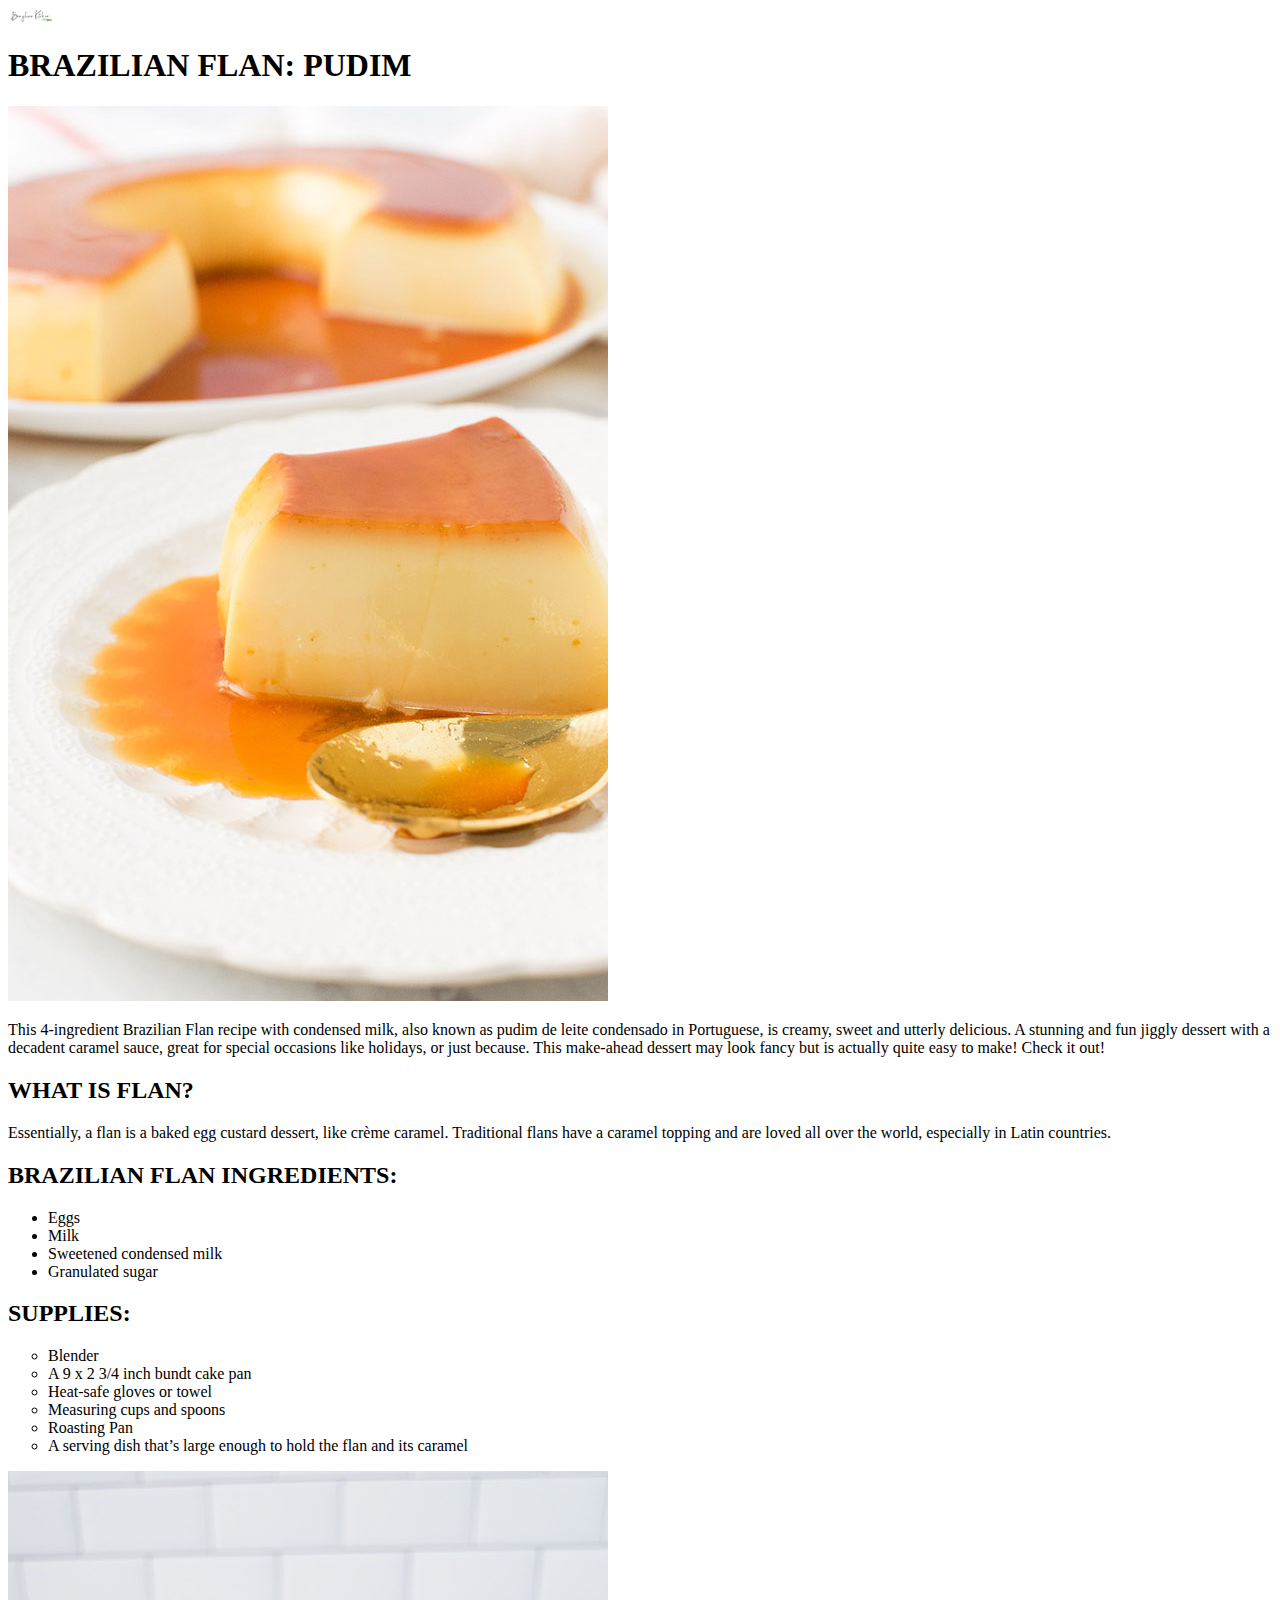
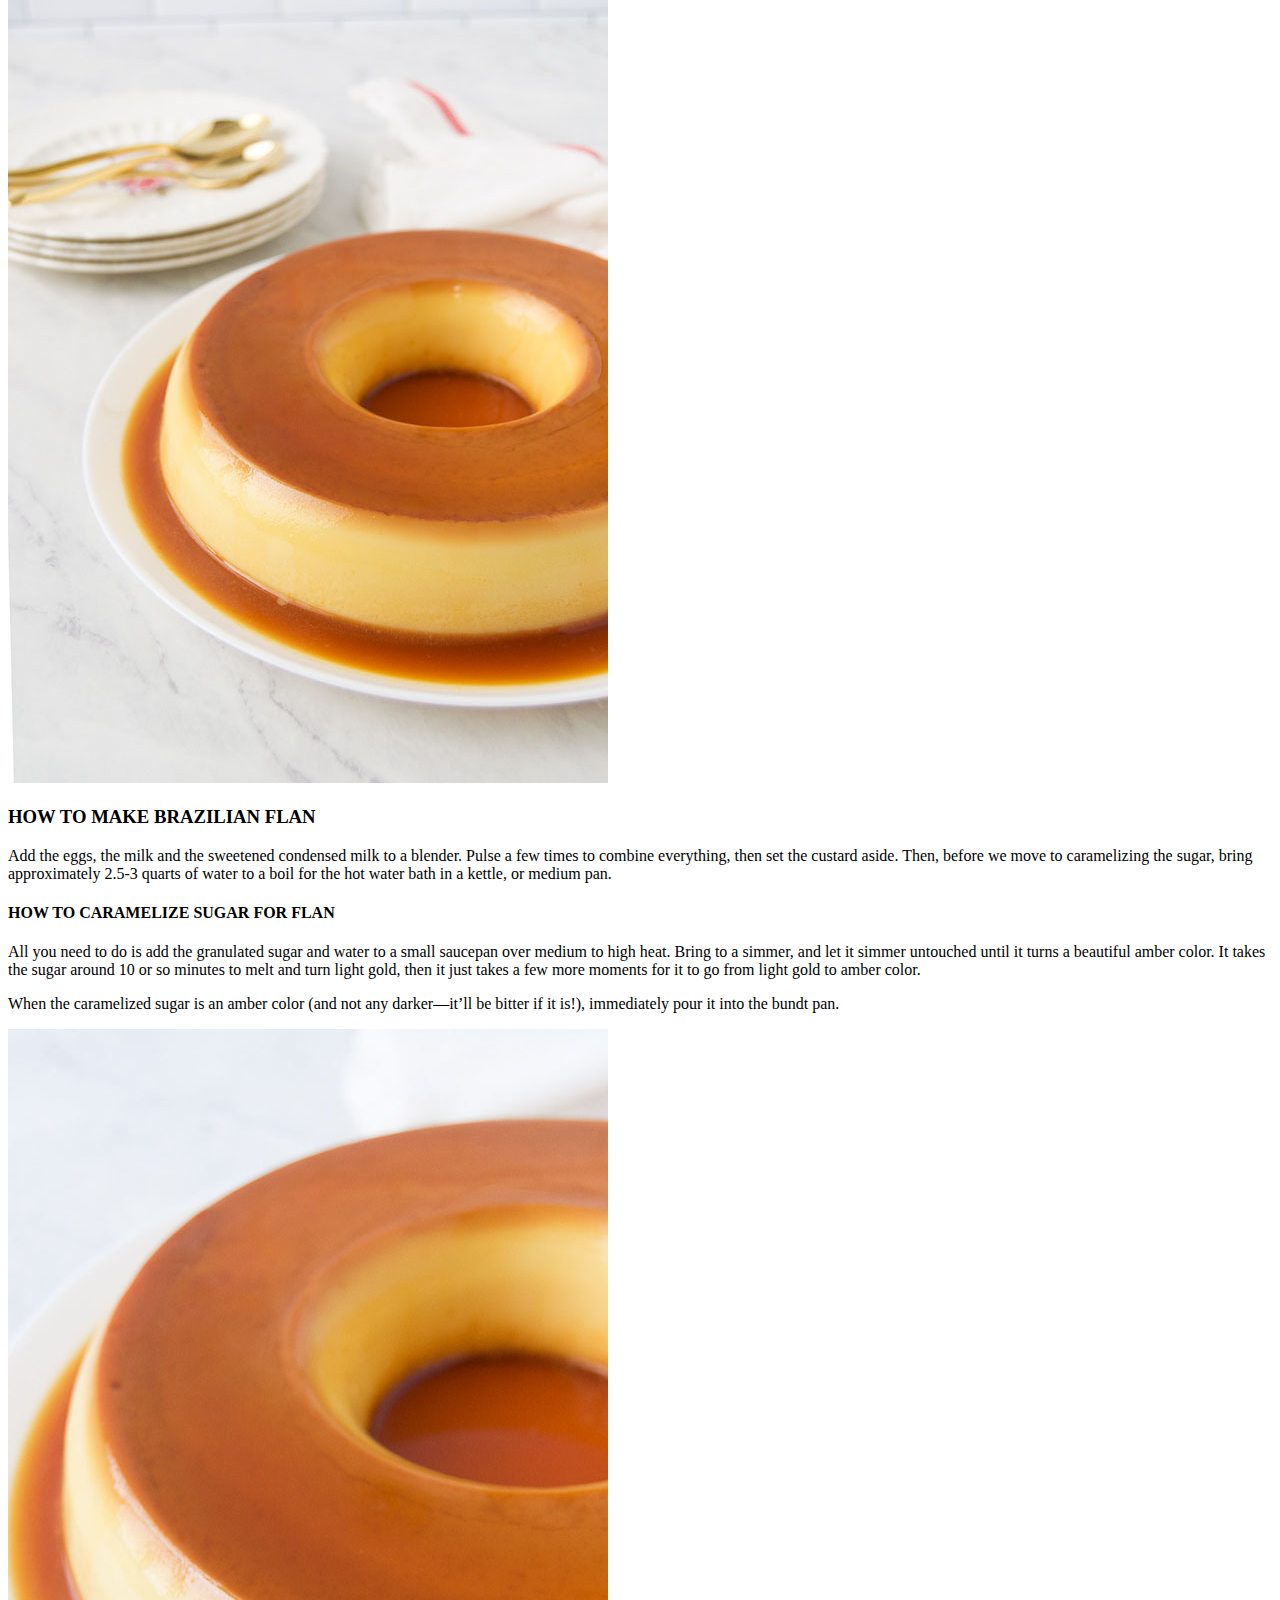
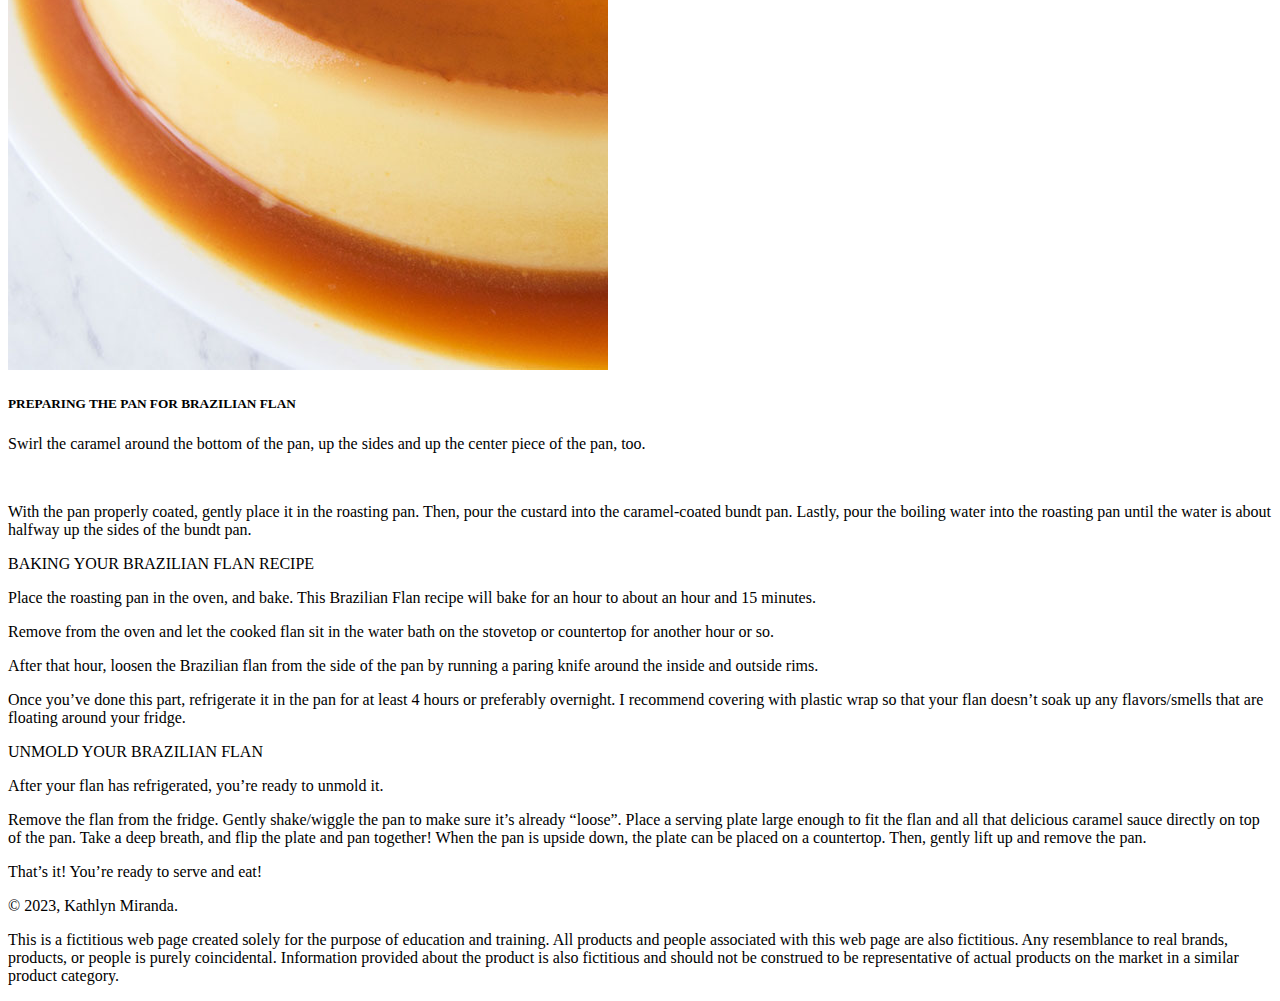
<file: gra1144p1kathlynmiranda2023final/index.html>
<!doctype html>
<html>
<head>
<meta charset="UTF-8">
<title>Brazilian Flan Recipe | Kathlyn Miranda, 2023</title>
</head>


<body>
	<header></header>
		<img src="flanlogo.png">
		<h1>BRAZILIAN FLAN: PUDIM</h1>
	<img src="Flan.jpg">
	 
			<wrapper>
				<main>
<p>This 4-ingredient Brazilian Flan recipe with condensed milk, also known as pudim de leite condensado in Portuguese, is creamy, sweet and utterly delicious. A stunning and fun jiggly dessert with a decadent caramel sauce, great for special occasions like holidays, or just because. This make-ahead dessert may look fancy but is actually quite easy to make! Check it out!
</p>
	<section>
<h2>WHAT IS FLAN?
</h2>	
	<p>Essentially, a flan is a baked egg custard dessert, like crème caramel. Traditional flans have a caramel topping and are loved all over the world, especially in Latin countries.
	</p>
<h2>BRAZILIAN FLAN INGREDIENTS:
</h2>
<ul>
	<li>Eggs</li>
	<li>Milk</li>
	<li>Sweetened condensed milk</li>
	<li>Granulated sugar
	</li>
</ul>
	
<h2>SUPPLIES:
	</h2>
<ul type="circle">
	<li>Blender</li>
	<li>A 9 x 2 3/4 inch bundt cake pan</li>
	<li>Heat-safe gloves or towel</li>
	<li>Measuring cups and spoons</li>
	<li>Roasting Pan</li>
	<li>A serving dish that’s large enough to hold the flan and its caramel</li>
</ul>
		</section>
<img src="flan2.jpg">
<section>
<h3>HOW TO MAKE BRAZILIAN FLAN
</h3>

<p>Add the eggs, the milk and the sweetened condensed milk to a blender. Pulse a few times to combine everything, then set the custard aside.
Then, before we move to caramelizing the sugar, bring approximately 2.5-3 quarts of water to a boil for the hot water bath in a kettle, or medium pan.
</p>
<h4>HOW TO CARAMELIZE SUGAR FOR FLAN</h4>
<p>All you need to do is add the granulated sugar and water to a small saucepan over medium to high heat. Bring to a simmer, and let it simmer untouched until it turns a beautiful amber color.

It takes the sugar around 10 or so minutes to melt and turn light gold, then it just takes a few more moments for it to go from light gold to amber color.</p>
<p>When the caramelized sugar is an amber color (and not any darker—it’ll be bitter if it is!), immediately pour it into the bundt pan.</p>
<img src="flan3.jpg">
	
<h5>PREPARING THE PAN FOR BRAZILIAN FLAN</h5>
	
<p>Swirl the caramel around the bottom of the pan, up the sides and up the center piece of the pan, too.</p>
<img>
<p>With the pan properly coated, gently place it in the roasting pan. Then, pour the custard into the caramel-coated bundt pan.

Lastly, pour the boiling water into the roasting pan until the water is about halfway up the sides of the bundt pan.</p>
<h>BAKING YOUR BRAZILIAN FLAN RECIPE</h>	
					<p>Place the roasting pan in the oven, and bake. This Brazilian Flan recipe will bake for an hour to about an hour and 15 minutes.</p>
<p>Remove from the oven and let the cooked flan sit in the water bath on the stovetop or countertop for another hour or so.</p>			
	<p>After that hour, loosen the Brazilian flan from the side of the pan by running a paring knife around the inside and outside rims.</p>
	<p>Once you’ve done this part, refrigerate it in the pan for at least 4 hours or preferably overnight. I recommend covering with plastic wrap so that your flan doesn’t soak up any flavors/smells that are floating around your fridge.</p>
	<h7>UNMOLD YOUR BRAZILIAN FLAN
</h7>
	<p>After your flan has refrigerated, you’re ready to unmold it.</p>

<p>Remove the flan from the fridge. Gently shake/wiggle the pan to make sure it’s already “loose”.

Place a serving plate large enough to fit the flan and all that delicious caramel sauce directly on top of the pan.

Take a deep breath, and flip the plate and pan together! When the pan is upside down, the plate can be placed on a countertop. Then, gently lift up and remove the pan.</p>
	<p>That’s it! You’re ready to serve and eat!</p>				
					</section>
				</main>
			</wrapper>
			<footer><p>© 2023, Kathlyn Miranda.</p>
<p>This is a fictitious web page created solely for the purpose of education and training. All products and people associated with this web page are also fictitious. Any resemblance to real brands, products, or people is purely coincidental. Information provided about the product is also fictitious and should not be construed to be representative of actual products on the market in a similar product category.</p>
			
			</footer>
					</body>
				</html>
</file>
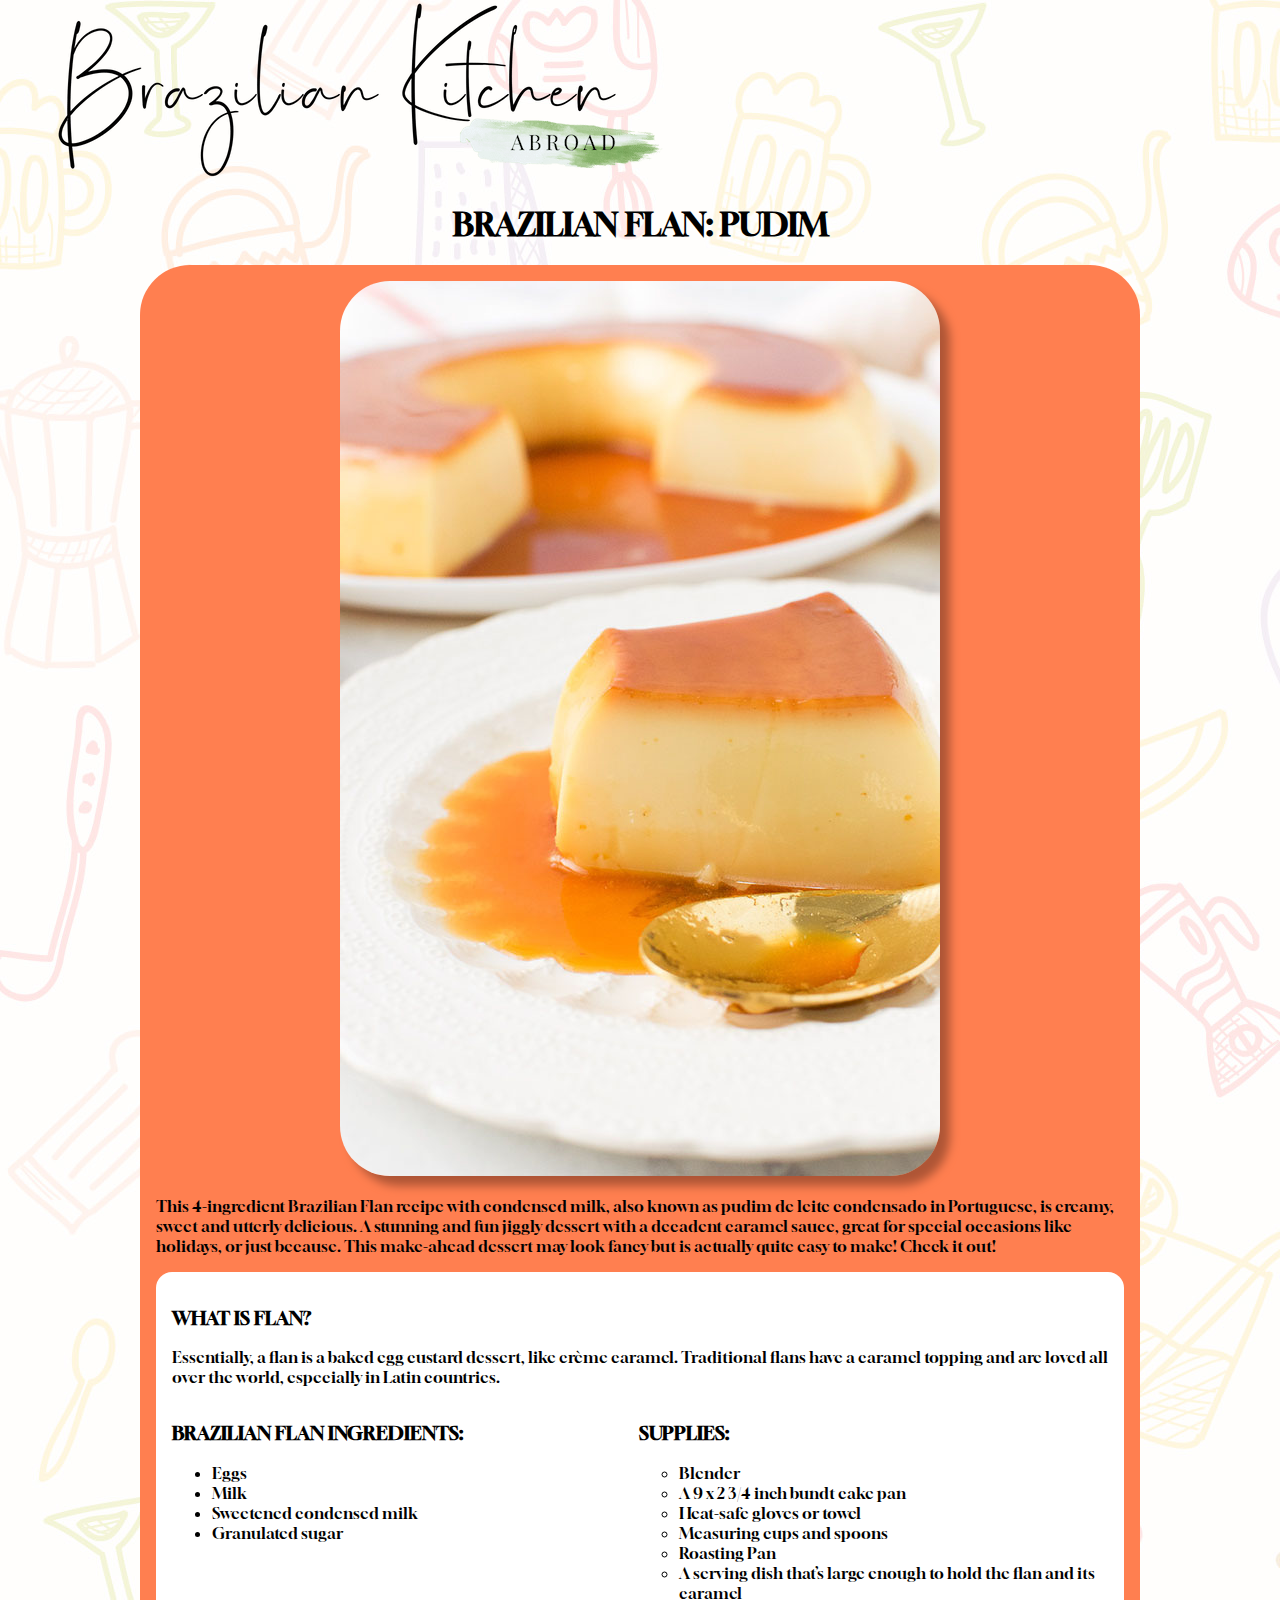
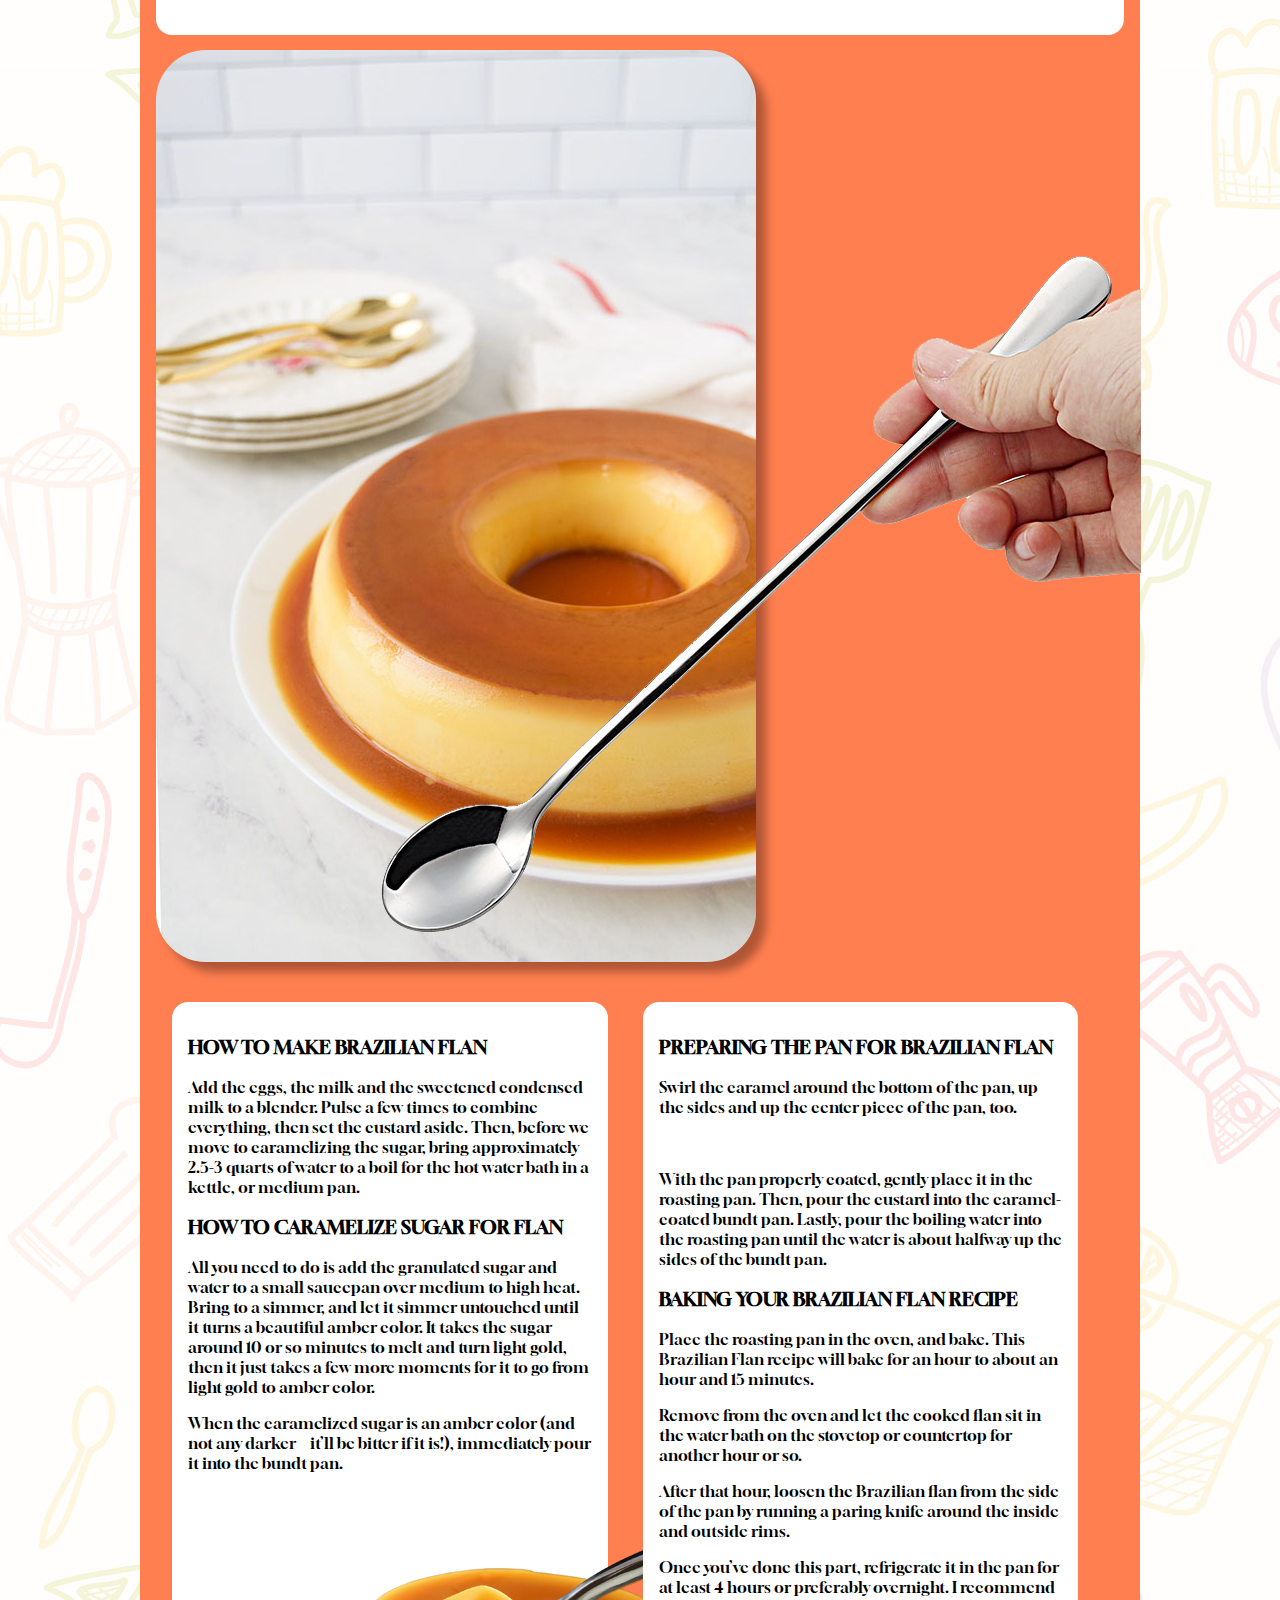
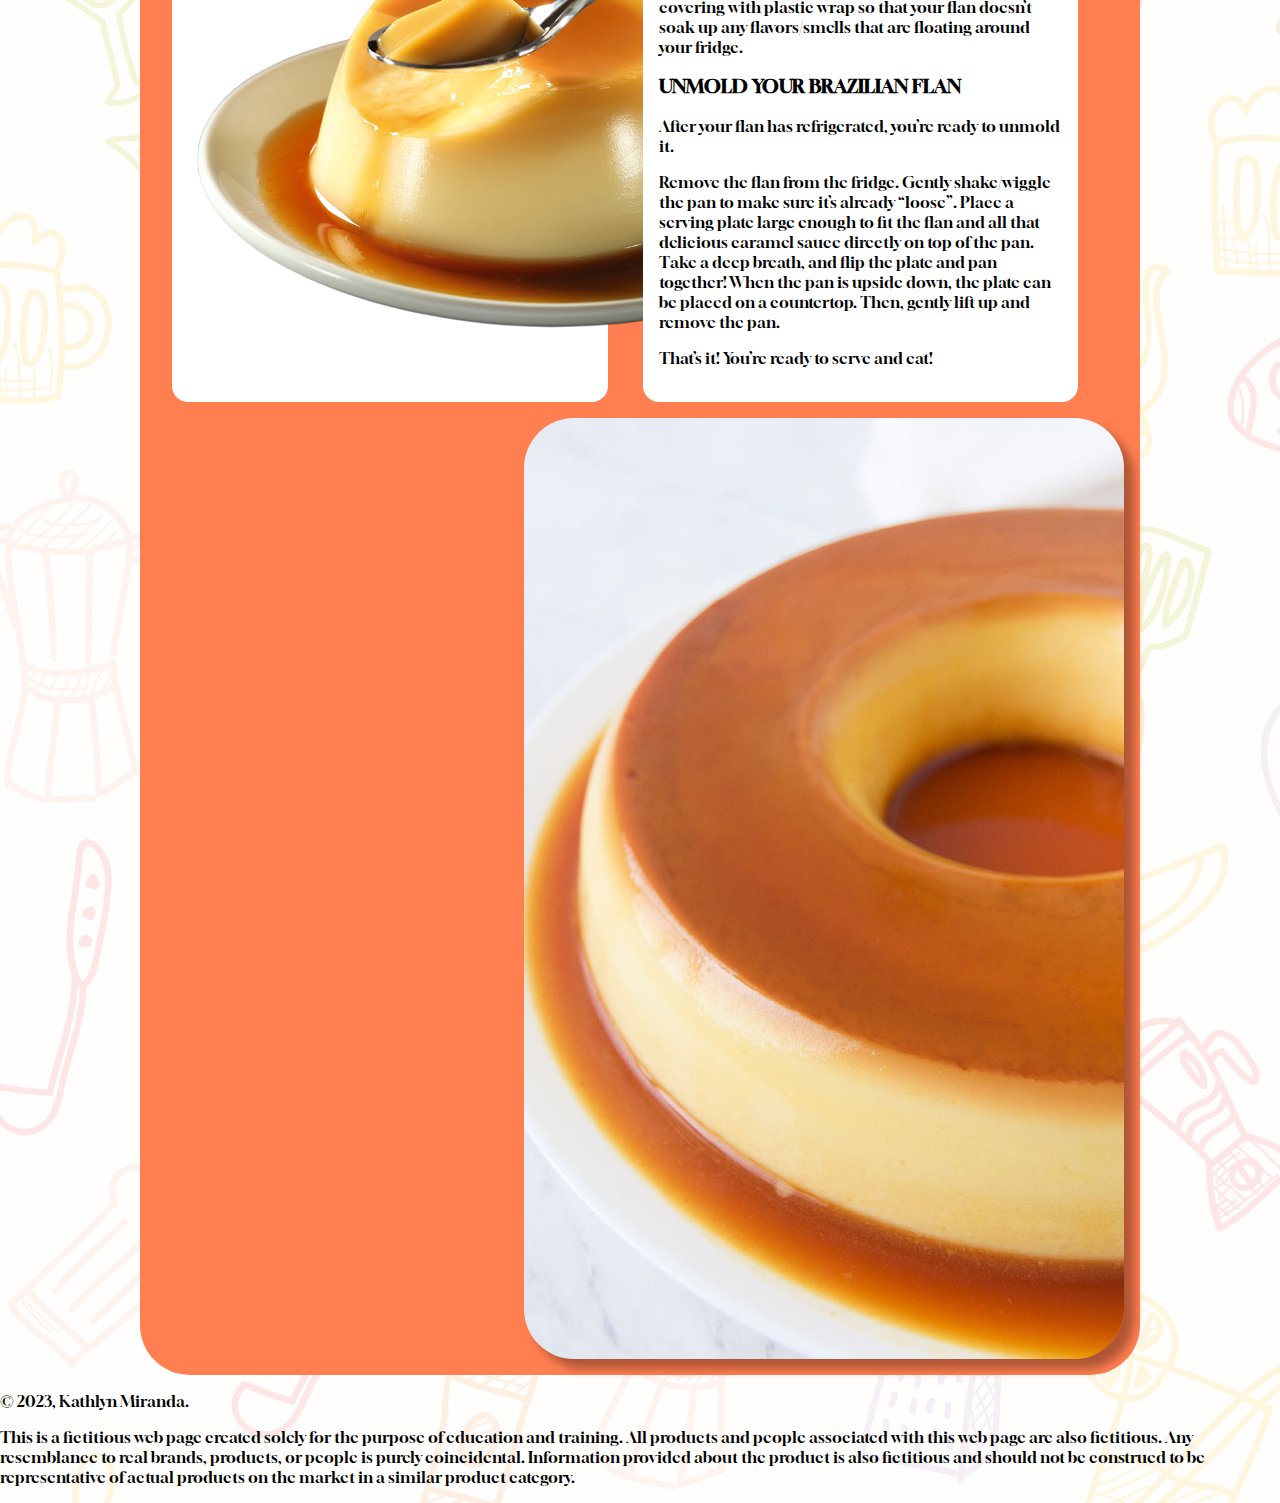
<file: gra1144p2kathlynmiranda2023/index.html>
<!doctype html>
<html>
<head>
<meta charset="UTF-8">
<title>Brazilian Flan Recipe | Kathlyn Miranda, 2023</title>
	<link rel="preconnect" href="https://fonts.googleapis.com">
<link rel="preconnect" href="https://fonts.gstatic.com" crossorigin>
<link href="https://fonts.googleapis.com/css2?family=Gloock&display=swap" rel="stylesheet">
<style>
	body{font-family: 'Gloock', serif;
	
	}
	wrapper{
		width:1000px;
		display:block;
		background-color:coral;
		border-radius: 50px;
		margin:auto;
		padding:16px;
		box-sizing:border-box;
		
	}

h1 {
  text-shadow: 2px 2px 8px white;
}
	html, body {
    padding: 0;
    margin: 0;
}
body {
    background-image: url(background.jpg);
	}

img {
  border-radius: 50px;
  box-shadow: 10px 10px 10px #af5636;
}

	section{
		background-color:white;
		width:50%;
		display:inline-block;
		margin-right:-4px;
		padding:16px;
		box-sizing:border-box;
		border-radius:16px;

	}
	.first{
		width:100%;
		margin-bottom:15px;
	}
	.first div
	{
		width:50%;
		display:inline-block;
		margin-right:-4px;
		vertical-align:top;
		
	}
	.second{
		width:45%;
		height:1000px;
		vertical-align:top;
		margin:16px;
	}
	.flan3{
		margin-left:auto;
		display:block;
	}
	</style>
</head>
<body>
	<header>
		<img src="Brazilian.png" style="box-shadow:none;">
		<div style="text-align: center;">
		<h1>BRAZILIAN FLAN: PUDIM</h1>
		</div>
	</header>
	 <wrapper>
		 
		 <div style="text-align: center;">
<img src="Flan.jpg">
	
		 </div>
		
				<main>
<p>This 4-ingredient Brazilian Flan recipe with condensed milk, also known as pudim de leite condensado in Portuguese, is creamy, sweet and utterly delicious. A stunning and fun jiggly dessert with a decadent caramel sauce, great for special occasions like holidays, or just because. This make-ahead dessert may look fancy but is actually quite easy to make! Check it out!
</p>
					
<section class="first">
	
<h3>WHAT IS FLAN?
</h3>	
	<p>Essentially, a flan is a baked egg custard dessert, like crème caramel. Traditional flans have a caramel topping and are loved all over the world, especially in Latin countries.
	</p>
	<div>
<h3>BRAZILIAN FLAN INGREDIENTS:
</h3>
<ul>
	<li>Eggs</li>
	<li>Milk</li>
	<li>Sweetened condensed milk</li>
	<li>Granulated sugar
	</li>
</ul>
	</div>
	<div>
<h3>SUPPLIES:
	</h3>
<ul type="circle">
	<li>Blender</li>
	<li>A 9 x 2 3/4 inch bundt cake pan</li>
	<li>Heat-safe gloves or towel</li>
	<li>Measuring cups and spoons</li>
	<li>Roasting Pan</li>
	<li>A serving dish that’s large enough to hold the flan and its caramel</li>
</ul>
	</div>	
					</section>
					
		 <img src="flan2.jpg"> 
					<img src="spoon.png" style="box-shadow:none;margin-top:-1100px; margin-left:185px">
					 
		 <section class="second">
<h3>HOW TO MAKE BRAZILIAN FLAN
</h3>

<p>Add the eggs, the milk and the sweetened condensed milk to a blender. Pulse a few times to combine everything, then set the custard aside.
Then, before we move to caramelizing the sugar, bring approximately 2.5-3 quarts of water to a boil for the hot water bath in a kettle, or medium pan.
</p>
<h3>HOW TO CARAMELIZE SUGAR FOR FLAN</h3>
<p>All you need to do is add the granulated sugar and water to a small saucepan over medium to high heat. Bring to a simmer, and let it simmer untouched until it turns a beautiful amber color.

It takes the sugar around 10 or so minutes to melt and turn light gold, then it just takes a few more moments for it to go from light gold to amber color.</p>
<p>When the caramelized sugar is an amber color (and not any darker—it’ll be bitter if it is!), immediately pour it into the bundt pan.</p>

<img src="pngwing.com.png" style="box-shadow:none;">		 </section>
		
		 <section class="second">
<h3>PREPARING THE PAN FOR BRAZILIAN FLAN</h3>
	
<p>Swirl the caramel around the bottom of the pan, up the sides and up the center piece of the pan, too.</p>
<img>
<p>With the pan properly coated, gently place it in the roasting pan. Then, pour the custard into the caramel-coated bundt pan.

Lastly, pour the boiling water into the roasting pan until the water is about halfway up the sides of the bundt pan.</p>
<h3>BAKING YOUR BRAZILIAN FLAN RECIPE</h3>	
					<p>Place the roasting pan in the oven, and bake. This Brazilian Flan recipe will bake for an hour to about an hour and 15 minutes.</p>
<p>Remove from the oven and let the cooked flan sit in the water bath on the stovetop or countertop for another hour or so.</p>			
	<p>After that hour, loosen the Brazilian flan from the side of the pan by running a paring knife around the inside and outside rims.</p>
			 
	<p>Once you’ve done this part, refrigerate it in the pan for at least 4 hours or preferably overnight. I recommend covering with plastic wrap so that your flan doesn’t soak up any flavors/smells that are floating around your fridge.</p>
	<h3>UNMOLD YOUR BRAZILIAN FLAN
</h3>
	<p>After your flan has refrigerated, you’re ready to unmold it.</p>

<p>Remove the flan from the fridge. Gently shake/wiggle the pan to make sure it’s already “loose”.

Place a serving plate large enough to fit the flan and all that delicious caramel sauce directly on top of the pan.

Take a deep breath, and flip the plate and pan together! When the pan is upside down, the plate can be placed on a countertop. Then, gently lift up and remove the pan.</p>
	<p>That’s it! You’re ready to serve and eat!</p>				
					</section>

		 <img src="flan3.jpg" class="flan3">

				</main>
			</wrapper>
			<footer><p>© 2023, Kathlyn Miranda.</p>
<p>This is a fictitious web page created solely for the purpose of education and training. All products and people associated with this web page are also fictitious. Any resemblance to real brands, products, or people is purely coincidental. Information provided about the product is also fictitious and should not be construed to be representative of actual products on the market in a similar product category.</p>
			
			</footer>
					</body>
				</html>
</file>
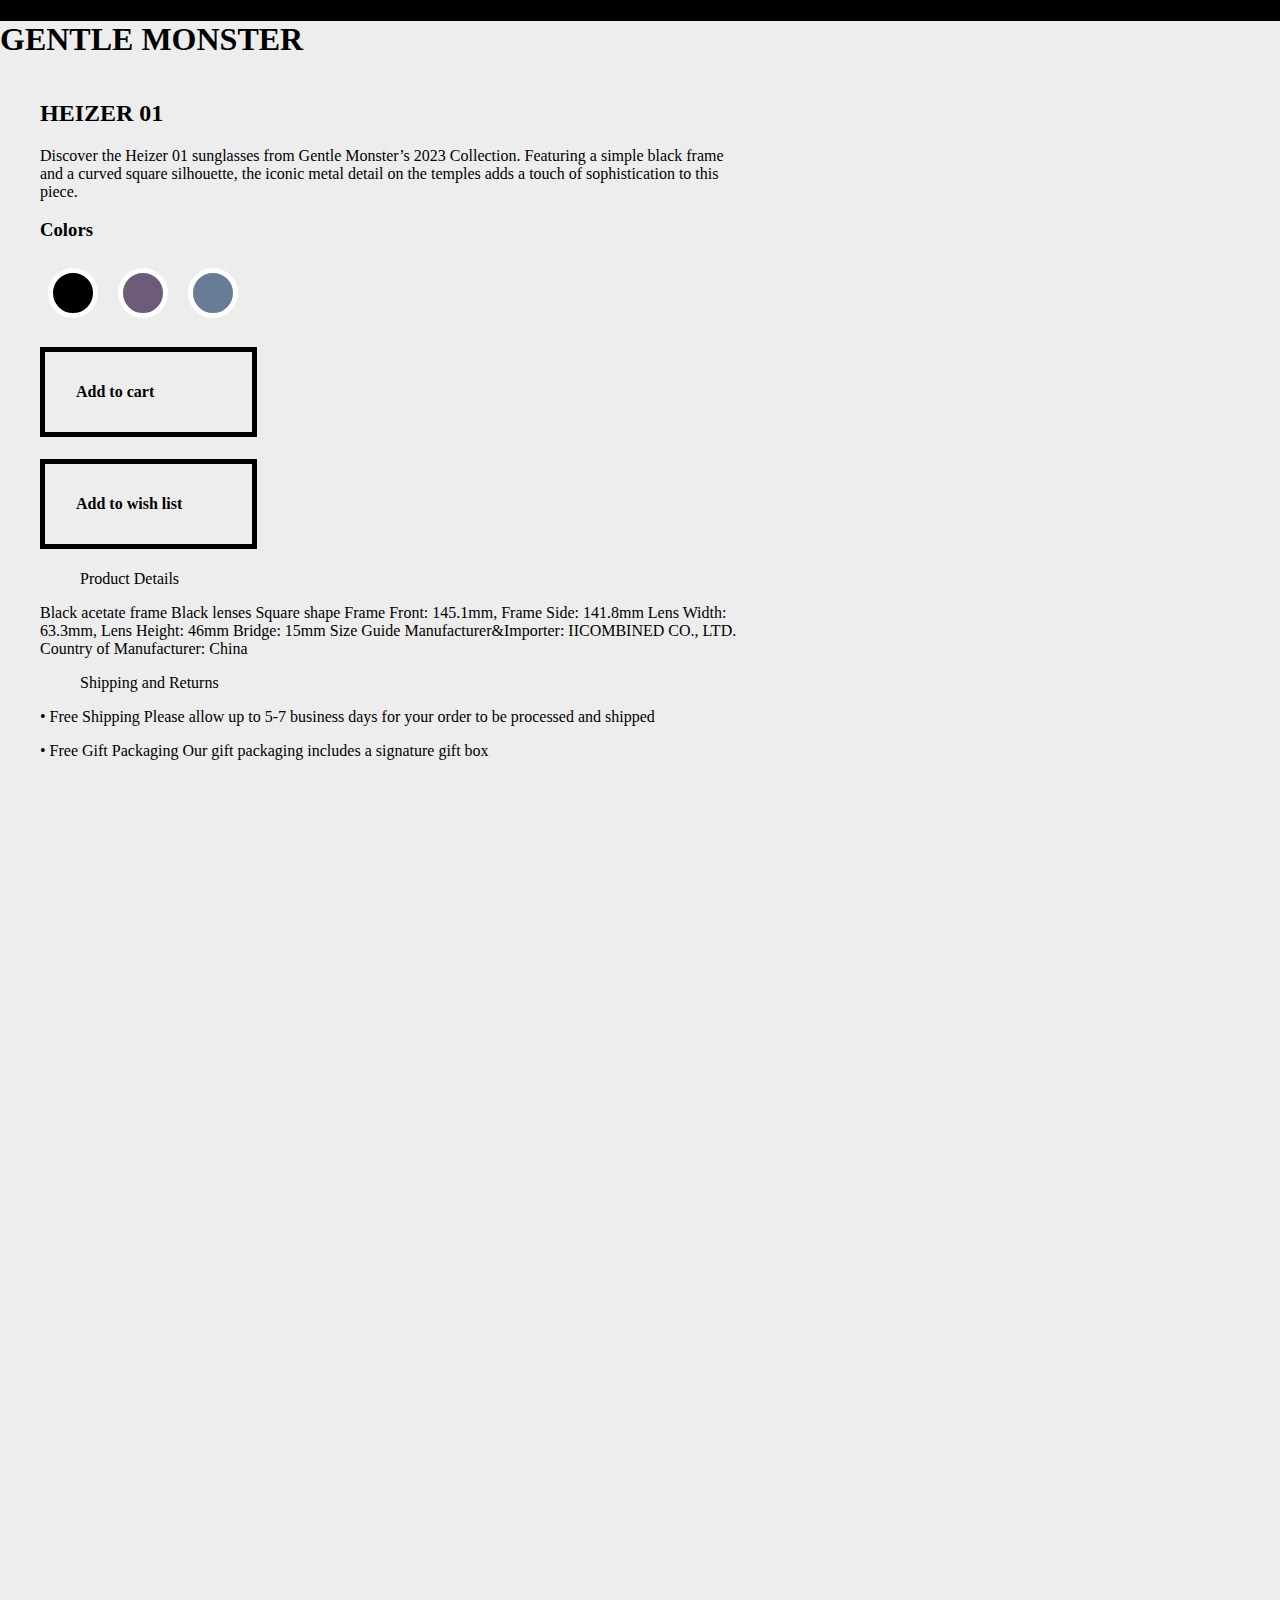
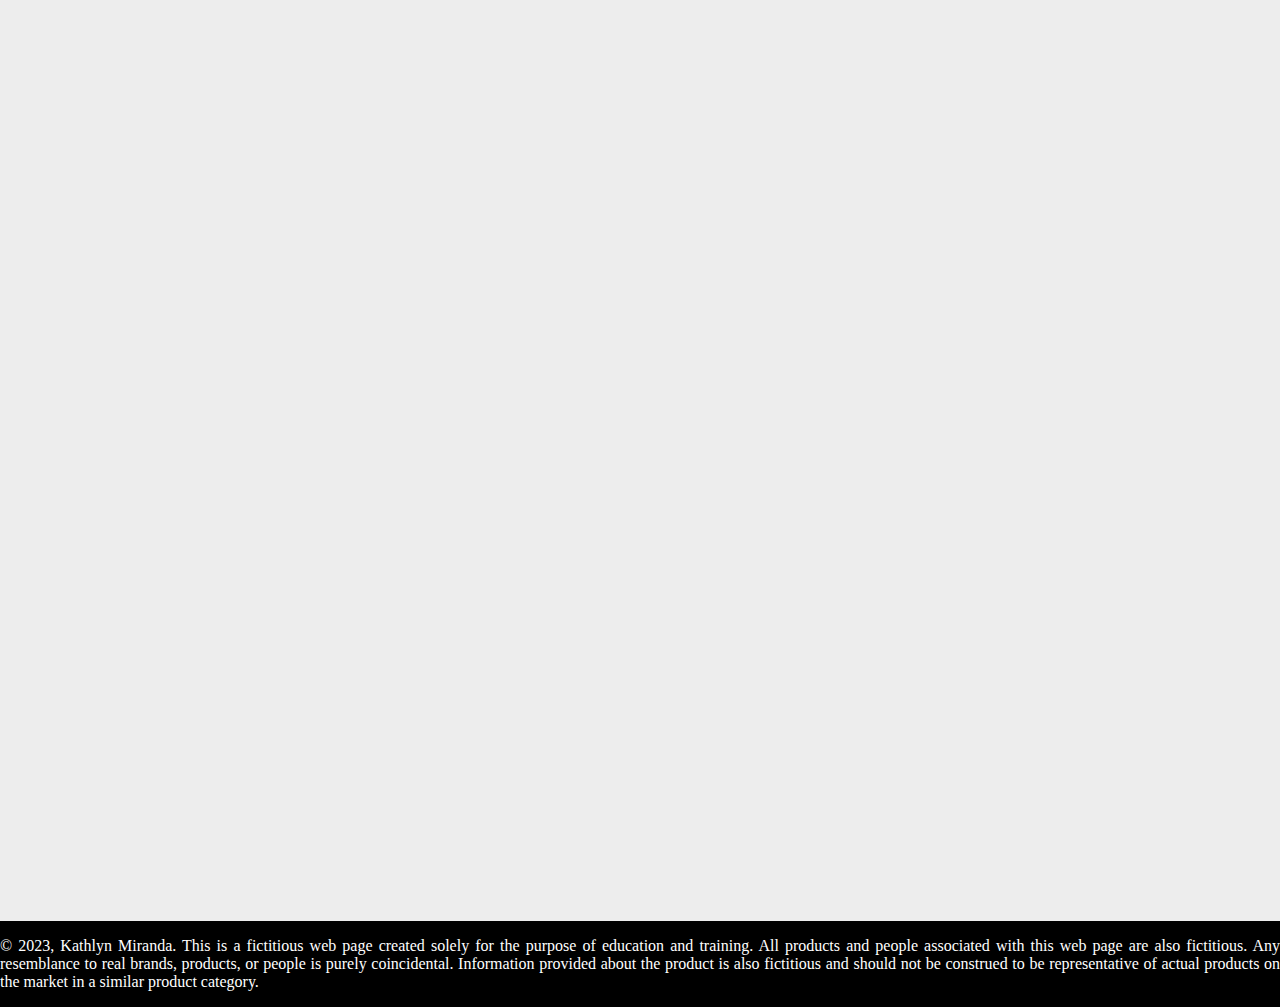
<file: gra1144p6Kathlynmiranda2023/index.html>
<!doctype html>
<html>
<head>
<meta charset="UTF-8">
<title>Gentle Monster | Kathlyn Miranda, 2023</title>
<style type="text/css">
body {
    padding: 0;
    margin: 0;
    background-color: #000000;
}
wrapper {
    width: 1486px;
    margin: 0 auto;
    display: block;
    background-color: #EDEDED;
    height: 2500px;
    background-repeat: no-repeat;
}
section {
    width: 50%;
    display: inline-block;
    margin-right: -4px;
    padding-left: 40px;
    -webkit-box-sizing: border-box;
    -moz-box-sizing: border-box;
    box-sizing: border-box;	
	vertical-align: top;
}
.apparel {
    position: relative;	 
}
	.apparel div{
		position:absolute;
		top: 0;
		left: 0;
	}
.black {
    width: 50px;
    height: 50px;
    margin: 8px;
    border-radius: 25px;
    display: inline-block;
    background-color: black;
}
.berry {
    width: 50px;
    height: 50px;
    margin: 8px;
    border-radius: 25px;
    display: inline-block;
	background-color: #6E5B79;
}
.blue {
    width: 50px;
    height: 50px;
    margin: 8px;
    border-radius: 25px;
    display: inline-block;
	background-color:#687C95 
}
div {
    visibility: collapse;
}
nav button {
    border: thick solid white;
}
nav button:hover {
    border: thick solid black;
}
h4 {
    border-width: thick;
    padding-top: 31px;
    padding-right: 31px;
    padding-left: 31px;
    padding-bottom: 31px;
    border-style: solid;
    margin-right: 486px;
}
h4:hover {
    background-color: #454545;
}
footer {
    color: white;
    text-align: justify;
}
img {
}
</style>
<script type="text/javascript">
function MM_swapImgRestore() { //v3.0
  var i,x,a=document.MM_sr; for(i=0;a&&i<a.length&&(x=a[i])&&x.oSrc;i++) x.src=x.oSrc;
}
function MM_preloadImages() { //v3.0
  var d=document; if(d.images){ if(!d.MM_p) d.MM_p=new Array();
    var i,j=d.MM_p.length,a=MM_preloadImages.arguments; for(i=0; i<a.length; i++)
    if (a[i].indexOf("#")!=0){ d.MM_p[j]=new Image; d.MM_p[j++].src=a[i];}}
}

function MM_findObj(n, d) { //v4.01
  var p,i,x;  if(!d) d=document; if((p=n.indexOf("?"))>0&&parent.frames.length) {
    d=parent.frames[n.substring(p+1)].document; n=n.substring(0,p);}
  if(!(x=d[n])&&d.all) x=d.all[n]; for (i=0;!x&&i<d.forms.length;i++) x=d.forms[i][n];
  for(i=0;!x&&d.layers&&i<d.layers.length;i++) x=MM_findObj(n,d.layers[i].document);
  if(!x && d.getElementById) x=d.getElementById(n); return x;
}

function MM_swapImage() { //v3.0
  var i,j=0,x,a=MM_swapImage.arguments; document.MM_sr=new Array; for(i=0;i<(a.length-2);i+=3)
   if ((x=MM_findObj(a[i]))!=null){document.MM_sr[j++]=x; if(!x.oSrc) x.oSrc=x.src; x.src=a[i+2];}
}
function MM_showHideLayers() { //v9.0
  var i,p,v,obj,args=MM_showHideLayers.arguments;
  for (i=0; i<(args.length-2); i+=3) 
  with (document) if (getElementById && ((obj=getElementById(args[i]))!=null)) { v=args[i+2];
    if (obj.style) { obj=obj.style; v=(v=='show')?'visible':(v=='hide')?'hidden':v; }
    obj.visibility=v; }
}
</script>
</head>

<body onLoad="MM_preloadImages('black2.jpg','purple2.jpg','blue2.jpg')"><wrapper>
  <header>
	<h1>GENTLE MONSTER</h1></header>
  <main>
    <section>
	  <h2>HEIZER 01</h2>
		Discover the Heizer 01 sunglasses from Gentle Monster’s 2023 Collection. Featuring a simple black frame and a curved square silhouette, the iconic metal detail on the temples adds a touch of sophistication to this piece.
	  <h3>Colors</h3>
		<nav>
		  <button class="black" onClick="MM_showHideLayers('BLACK','','show','PURPLE','','hide','BLUE','','hide')"></button>
		  <button class="berry" onClick="MM_showHideLayers('BLACK','','hide','PURPLE','','show','BLUE','','hide')"></button>
		  <button class="blue" onClick="MM_showHideLayers('BLACK','','hide','PURPLE','','hide','BLUE','','show')"></button>
	    </nav>
		
		<h4>Add to cart </h4>
		<h4>Add to wish list</h4>
		<ul>Product Details</ul>
		<p>Black acetate frame
Black lenses
Square shape
Frame Front: 145.1mm, Frame Side: 141.8mm
Lens Width: 63.3mm, Lens Height: 46mm
Bridge: 15mm

Size Guide
Manufacturer&Importer: IICOMBINED CO., LTD.
Country of Manufacturer: China</p>
		<ul>Shipping and Returns</ul>
		<p>•   Free Shipping
			Please allow up to 5-7 business days for your order to be processed and shipped</p>
<p>•   Free Gift Packaging
Our gift packaging includes a signature gift box</p>
</section>
    <section class="apparel">
      <div><a href="#" onMouseOut="MM_swapImgRestore()" onMouseOver="MM_swapImage('BLACK','','black2.jpg',1)"><img src="black1.jpg" alt="HEIZER 01 BLACK SUNGLASSES" width="600" height="800" id="BLACK"></a>|</div>
      <div><a href="#" onMouseOut="MM_swapImgRestore()" onMouseOver="MM_swapImage('PURPLE','','purple2.jpg',1)"><img src="purple.jpg" alt="HEIZER 01 BERRY SUNGLASSES" width="600" height="800" id="PURPLE"></a>|</div>
      <div><a href="#" onMouseOut="MM_swapImgRestore()" onMouseOver="MM_swapImage('BLUE','','blue2.jpg',1)"><img src="blue.jpg" alt="HEIZER 01 BLUE SUNGLASSES" width="600" height="800" id="BLUE"></a>|</div>
</section>
  </main>
</wrapper>
</body>
	<footer><p>© 2023, Kathlyn Miranda. This is a fictitious web page created solely for the purpose of education and training. All products and people associated with this web page are also fictitious. Any resemblance to real brands, products, or people is purely coincidental. Information provided about the product is also fictitious and should not be construed to be representative of actual products on the market in a similar product category.</p>
</footer>
</html>
</file>
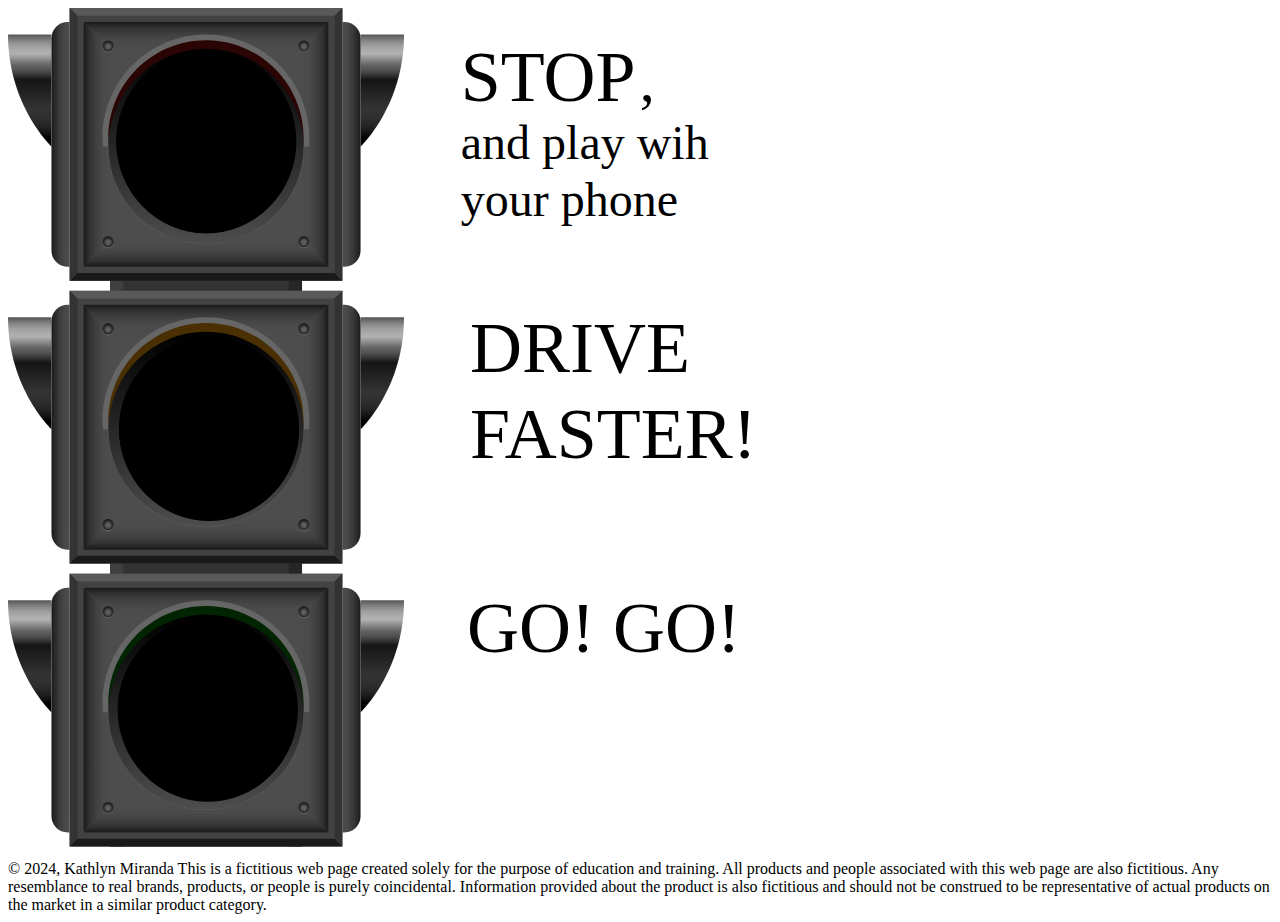
<file: gra2754p1Kathlynmiranda2024/index.html>
<!doctype html>
 <html>
<head>
<meta charset="utf-8">
<title>index.html</title>
<style>
	#top:hover #blackred{
		visibility:hidden;
	} 	
	#middle:hover #blackyellow{
	visibility: hidden;
	}	
	#bottom:hover #blackgreen{
		visibility: hidden;
	}
	
</style>
	<body>
		<wrapper>
			<header></header>
			<main>
				
				<?xml version="1.0" encoding="UTF-8"?>
<svg id="Layer_1" data-name="Layer 1" xmlns="http://www.w3.org/2000/svg" width="820.49" height="848.38" xmlns:xlink="http://www.w3.org/1999/xlink" viewBox="0 0 820.49 848.38">
  <defs>
    <linearGradient id="linear-gradient" x1="290.67" y1="136.37" x2="320.4" y2="136.37" gradientUnits="userSpaceOnUse">
      <stop offset="0" stop-color="#4d4d4d"/>
      <stop offset=".34" stop-color="#4a4a4a"/>
      <stop offset=".58" stop-color="#404040"/>
      <stop offset=".8" stop-color="#313131"/>
      <stop offset=".99" stop-color="#1a1a1a"/>
      <stop offset="1" stop-color="#1a1a1a"/>
    </linearGradient>
    <linearGradient id="linear-gradient-2" x1="2936.19" y1="-1312.57" x2="2965.93" y2="-1312.57" gradientTransform="translate(1510.59 2979.9) rotate(-90)" xlink:href="#linear-gradient"/>
    <linearGradient id="linear-gradient-3" x1="3699.98" y1="608.21" x2="3729.71" y2="608.21" gradientTransform="translate(3805.33 744.58) rotate(-180)" xlink:href="#linear-gradient"/>
    <linearGradient id="linear-gradient-4" x1="522.26" y1="1426.18" x2="552" y2="1426.18" gradientTransform="translate(1624.19 -293.24) rotate(90)" xlink:href="#linear-gradient"/>
    <linearGradient id="linear-gradient-5" x1="295.86" y1="32.44" x2="295.86" y2="44.65" gradientUnits="userSpaceOnUse">
      <stop offset="0" stop-color="#1a1a1a"/>
      <stop offset="1" stop-color="#666"/>
    </linearGradient>
    <radialGradient id="radial-gradient" cx="295.86" cy="38.52" fx="295.86" fy="38.52" r="4.96" gradientUnits="userSpaceOnUse">
      <stop offset="0" stop-color="#666"/>
      <stop offset=".21" stop-color="#616161"/>
      <stop offset=".46" stop-color="#535353"/>
      <stop offset=".72" stop-color="#3b3b3b"/>
      <stop offset=".99" stop-color="#1b1b1b"/>
      <stop offset="1" stop-color="#1a1a1a"/>
    </radialGradient>
    <linearGradient id="linear-gradient-6" x1="100.11" x2="100.11" xlink:href="#linear-gradient-5"/>
    <radialGradient id="radial-gradient-2" cx="100.11" fx="100.11" r="4.96" xlink:href="#radial-gradient"/>
    <linearGradient id="linear-gradient-7" y1="228.19" y2="240.4" xlink:href="#linear-gradient-5"/>
    <radialGradient id="radial-gradient-3" cy="234.27" fy="234.27" r="4.96" xlink:href="#radial-gradient"/>
    <linearGradient id="linear-gradient-8" x1="100.11" y1="228.19" x2="100.11" y2="240.4" xlink:href="#linear-gradient-5"/>
    <radialGradient id="radial-gradient-4" cx="100.11" cy="234.27" fx="100.11" fy="234.27" r="4.96" xlink:href="#radial-gradient"/>
    <linearGradient id="linear-gradient-9" x1="198.01" y1="40.87" x2="198.01" y2="235.17" gradientTransform="translate(155.91 -99.46) rotate(45)" gradientUnits="userSpaceOnUse">
      <stop offset="0" stop-color="#000"/>
      <stop offset="1" stop-color="#4d4d4d"/>
    </linearGradient>
    <radialGradient id="radial-gradient-5" cx="198.01" cy="138.47" fx="198.01" fy="138.47" r="86.43" gradientUnits="userSpaceOnUse">
      <stop offset="0" stop-color="#f72914"/>
      <stop offset=".18" stop-color="#f22713"/>
      <stop offset=".39" stop-color="#e42313"/>
      <stop offset=".62" stop-color="#cd1d13"/>
      <stop offset=".85" stop-color="#ad1413"/>
      <stop offset="1" stop-color="#940e13"/>
    </radialGradient>
    <radialGradient id="radial-gradient-6" cx="198.01" cy="138.47" fx="198.01" fy="138.47" r="86.43" gradientUnits="userSpaceOnUse">
      <stop offset="0" stop-color="#fff"/>
      <stop offset="1" stop-color="#000"/>
    </radialGradient>
    <filter id="luminosity-noclip" x="128.26" y="61.81" width="139.71" height="59.43" color-interpolation-filters="sRGB" filterUnits="userSpaceOnUse">
      <feFlood flood-color="#fff" result="bg"/>
      <feBlend in="SourceGraphic" in2="bg"/>
    </filter>
    <filter id="luminosity-noclip-2" x="128.26" y="-8396.82" width="139.71" height="32766" color-interpolation-filters="sRGB" filterUnits="userSpaceOnUse">
      <feFlood flood-color="#fff" result="bg"/>
      <feBlend in="SourceGraphic" in2="bg"/>
    </filter>
    <mask id="mask-1" x="128.26" y="-8396.82" width="139.71" height="32766" maskUnits="userSpaceOnUse"/>
    <linearGradient id="linear-gradient-10" x1="198.12" y1="61.57" x2="198.12" y2="116.92" gradientUnits="userSpaceOnUse">
      <stop offset="0" stop-color="gray"/>
      <stop offset="1" stop-color="#000"/>
    </linearGradient>
    <mask id="mask" x="128.26" y="61.81" width="139.71" height="59.43" maskUnits="userSpaceOnUse">
      <g filter="url(#luminosity-noclip)">
        <g mask="url(#mask-1)">
          <path d="M266.76,104.51c-12.52-25.3-38.6-42.7-68.75-42.7s-55.87,17.16-68.49,42.18c-4.14,8.22,2.48,17.76,11.63,16.76,13.86-1.51,33.56-3.22,51.54-3.22,19.75,0,45.58,2.06,62.56,3.66,9.04.85,15.53-8.55,11.5-16.68Z" fill="url(#linear-gradient-10)" mix-blend-mode="multiply" stroke-width="0"/>
        </g>
      </g>
    </mask>
    <linearGradient id="linear-gradient-11" x1="198.12" y1="61.57" x2="198.12" y2="116.92" gradientUnits="userSpaceOnUse">
      <stop offset="0" stop-color="#fff"/>
      <stop offset="1" stop-color="#fff"/>
    </linearGradient>
    <linearGradient id="linear-gradient-12" x1="374.29" y1="25.71" x2="374.29" y2="137.78" gradientUnits="userSpaceOnUse">
      <stop offset="0" stop-color="#4d4d4d"/>
      <stop offset=".03" stop-color="#6a6a6a"/>
      <stop offset=".07" stop-color="#898989"/>
      <stop offset=".11" stop-color="#9f9f9f"/>
      <stop offset=".15" stop-color="#acacac"/>
      <stop offset=".18" stop-color="#b1b1b1"/>
      <stop offset=".28" stop-color="#636363"/>
      <stop offset=".32" stop-color="#545454"/>
      <stop offset=".38" stop-color="#2d2d2d"/>
      <stop offset=".41" stop-color="#151515"/>
      <stop offset=".67" stop-color="#333"/>
      <stop offset=".75" stop-color="#2f2f2f"/>
      <stop offset=".82" stop-color="#252525"/>
      <stop offset=".88" stop-color="#151515"/>
      <stop offset=".93" stop-color="#000"/>
      <stop offset="1" stop-color="#000"/>
    </linearGradient>
    <linearGradient id="linear-gradient-13" x1="334.38" y1="136.37" x2="352.56" y2="136.37" gradientUnits="userSpaceOnUse">
      <stop offset="0" stop-color="#4d4d4d"/>
      <stop offset=".27" stop-color="#484848"/>
      <stop offset=".56" stop-color="#3b3b3b"/>
      <stop offset=".87" stop-color="#252525"/>
      <stop offset="1" stop-color="#1a1a1a"/>
    </linearGradient>
    <linearGradient id="linear-gradient-14" x1="-1558.03" x2="-1558.03" gradientTransform="translate(-1536.3) rotate(-180) scale(1 -1)" xlink:href="#linear-gradient-12"/>
    <linearGradient id="linear-gradient-15" x1="-1597.94" x2="-1579.76" gradientTransform="translate(1641.41 272.73) scale(1 -1)" xlink:href="#linear-gradient-13"/>
    <linearGradient id="linear-gradient-16" y1="702.11" y2="702.11" xlink:href="#linear-gradient"/>
    <linearGradient id="linear-gradient-17" x1="2370.45" y1="-1312.57" x2="2400.18" y2="-1312.57" gradientTransform="translate(1510.59 2979.9) rotate(-90)" xlink:href="#linear-gradient"/>
    <linearGradient id="linear-gradient-18" x1="3699.98" y1="42.47" x2="3729.71" y2="42.47" gradientTransform="translate(3805.33 744.58) rotate(-180)" xlink:href="#linear-gradient"/>
    <linearGradient id="linear-gradient-19" x1="1088.01" y1="1426.18" x2="1117.74" y2="1426.18" gradientTransform="translate(1624.19 -293.24) rotate(90)" xlink:href="#linear-gradient"/>
    <linearGradient id="linear-gradient-20" y1="598.18" y2="610.39" xlink:href="#linear-gradient-5"/>
    <radialGradient id="radial-gradient-7" cy="604.26" fy="604.26" r="4.96" xlink:href="#radial-gradient"/>
    <linearGradient id="linear-gradient-21" x1="100.11" y1="598.18" x2="100.11" y2="610.39" xlink:href="#linear-gradient-5"/>
    <radialGradient id="radial-gradient-8" cx="100.11" cy="604.26" fx="100.11" fy="604.26" r="4.96" xlink:href="#radial-gradient"/>
    <linearGradient id="linear-gradient-22" y1="793.94" y2="806.14" xlink:href="#linear-gradient-5"/>
    <radialGradient id="radial-gradient-9" cy="800.01" fy="800.01" r="4.96" xlink:href="#radial-gradient"/>
    <linearGradient id="linear-gradient-23" x1="100.11" y1="793.94" x2="100.11" y2="806.14" xlink:href="#linear-gradient-5"/>
    <radialGradient id="radial-gradient-10" cx="100.11" cy="800.01" fx="100.11" fy="800.01" r="4.96" xlink:href="#radial-gradient"/>
    <linearGradient id="linear-gradient-24" y1="591.46" y2="703.53" xlink:href="#linear-gradient-12"/>
    <linearGradient id="linear-gradient-25" y1="702.11" y2="702.11" xlink:href="#linear-gradient-13"/>
    <linearGradient id="linear-gradient-26" x1="-1558.03" y1="591.46" x2="-1558.03" y2="703.53" gradientTransform="translate(-1536.3) rotate(-180) scale(1 -1)" xlink:href="#linear-gradient-12"/>
    <linearGradient id="linear-gradient-27" x1="-1597.94" y1="702.11" x2="-1579.76" y2="702.11" gradientTransform="translate(1641.41 1404.22) scale(1 -1)" xlink:href="#linear-gradient-13"/>
    <linearGradient id="linear-gradient-28" y1="606.61" y2="800.92" gradientTransform="translate(555.95 66.24) rotate(45)" xlink:href="#linear-gradient-9"/>
    <radialGradient id="radial-gradient-11" cx="198.03" cy="704.21" fx="198.03" fy="704.21" r="86.43" gradientTransform="translate(555.96 66.23) rotate(45)" gradientUnits="userSpaceOnUse">
      <stop offset="0" stop-color="#03c900"/>
      <stop offset=".18" stop-color="#03c400"/>
      <stop offset=".39" stop-color="#03b600"/>
      <stop offset=".61" stop-color="#049f00"/>
      <stop offset=".84" stop-color="#057f00"/>
      <stop offset="1" stop-color="#066401"/>
    </radialGradient>
    <radialGradient id="radial-gradient-12" cx="198" cy="704.21" fx="198" fy="704.21" r="86.43" gradientTransform="translate(555.95 66.25) rotate(45)" xlink:href="#radial-gradient-6"/>
    <filter id="luminosity-noclip-3" x="128.25" y="627.56" width="139.71" height="59.43" color-interpolation-filters="sRGB" filterUnits="userSpaceOnUse">
      <feFlood flood-color="#fff" result="bg"/>
      <feBlend in="SourceGraphic" in2="bg"/>
    </filter>
    <filter id="luminosity-noclip-4" x="128.25" y="-8396.82" width="139.71" height="32766" color-interpolation-filters="sRGB" filterUnits="userSpaceOnUse">
      <feFlood flood-color="#fff" result="bg"/>
      <feBlend in="SourceGraphic" in2="bg"/>
    </filter>
    <mask id="mask-3" x="128.25" y="-8396.82" width="139.71" height="32766" maskUnits="userSpaceOnUse"/>
    <linearGradient id="linear-gradient-29" x1="198.11" y1="627.31" x2="198.11" y2="682.67" gradientUnits="userSpaceOnUse">
      <stop offset="0" stop-color="gray"/>
      <stop offset="1" stop-color="#000"/>
    </linearGradient>
    <mask id="mask-2" x="128.25" y="627.56" width="139.71" height="59.43" maskUnits="userSpaceOnUse">
      <g filter="url(#luminosity-noclip-3)">
        <g mask="url(#mask-3)">
          <path d="M266.74,670.26c-12.52-25.3-38.6-42.7-68.75-42.7s-55.87,17.16-68.49,42.18c-4.14,8.22,2.48,17.76,11.63,16.76,13.86-1.51,33.56-3.22,51.54-3.22,19.75,0,45.58,2.06,62.56,3.66,9.04.85,15.53-8.55,11.5-16.68Z" fill="url(#linear-gradient-29)" mix-blend-mode="multiply" stroke-width="0"/>
        </g>
      </g>
    </mask>
    <linearGradient id="linear-gradient-30" x1="198.11" y1="627.31" x2="198.11" y2="682.67" xlink:href="#linear-gradient-11"/>
    <linearGradient id="linear-gradient-31" y1="419.24" y2="419.24" xlink:href="#linear-gradient"/>
    <linearGradient id="linear-gradient-32" x1="2653.32" y1="-1312.57" x2="2683.05" y2="-1312.57" gradientTransform="translate(1510.59 2979.9) rotate(-90)" xlink:href="#linear-gradient"/>
    <linearGradient id="linear-gradient-33" x1="3699.98" y1="325.34" x2="3729.71" y2="325.34" gradientTransform="translate(3805.33 744.58) rotate(-180)" xlink:href="#linear-gradient"/>
    <linearGradient id="linear-gradient-34" x1="805.13" y1="1426.18" x2="834.87" y2="1426.18" gradientTransform="translate(1624.19 -293.24) rotate(90)" xlink:href="#linear-gradient"/>
    <linearGradient id="linear-gradient-35" y1="315.31" y2="327.52" xlink:href="#linear-gradient-5"/>
    <radialGradient id="radial-gradient-13" cy="321.39" fy="321.39" r="4.96" xlink:href="#radial-gradient"/>
    <linearGradient id="linear-gradient-36" x1="100.11" y1="315.31" x2="100.11" y2="327.52" xlink:href="#linear-gradient-5"/>
    <radialGradient id="radial-gradient-14" cx="100.11" cy="321.39" fx="100.11" fy="321.39" r="4.96" xlink:href="#radial-gradient"/>
    <linearGradient id="linear-gradient-37" y1="511.07" y2="523.27" xlink:href="#linear-gradient-5"/>
    <radialGradient id="radial-gradient-15" cy="517.14" fy="517.14" r="4.96" xlink:href="#radial-gradient"/>
    <linearGradient id="linear-gradient-38" x1="100.11" y1="511.07" x2="100.11" y2="523.27" xlink:href="#linear-gradient-5"/>
    <radialGradient id="radial-gradient-16" cx="100.11" cy="517.14" fx="100.11" fy="517.14" r="4.96" xlink:href="#radial-gradient"/>
    <linearGradient id="linear-gradient-39" y1="308.58" y2="420.66" xlink:href="#linear-gradient-12"/>
    <linearGradient id="linear-gradient-40" y1="419.24" x2="352.56" y2="419.24" xlink:href="#linear-gradient-13"/>
    <linearGradient id="linear-gradient-41" x1="-1558.03" y1="308.58" x2="-1558.03" y2="420.66" gradientTransform="translate(-1536.3) rotate(-180) scale(1 -1)" xlink:href="#linear-gradient-12"/>
    <linearGradient id="linear-gradient-42" x1="-1597.94" y1="419.24" x2="-1579.76" y2="419.24" gradientTransform="translate(1641.41 838.48) scale(1 -1)" xlink:href="#linear-gradient-13"/>
    <linearGradient id="linear-gradient-43" y1="323.74" y2="518.05" gradientTransform="translate(355.93 -16.61) rotate(45)" xlink:href="#linear-gradient-9"/>
    <radialGradient id="radial-gradient-17" cx="198.03" cy="421.34" fx="198.03" fy="421.34" r="86.43" gradientTransform="translate(355.93 -16.62) rotate(45)" gradientUnits="userSpaceOnUse">
      <stop offset="0" stop-color="#ffd202"/>
      <stop offset=".18" stop-color="#facd02"/>
      <stop offset=".38" stop-color="#ecbf02"/>
      <stop offset=".6" stop-color="#d6a802"/>
      <stop offset=".82" stop-color="#b68802"/>
      <stop offset="1" stop-color="#996a02"/>
    </radialGradient>
    <radialGradient id="radial-gradient-18" cx="197.97" cy="421.34" fx="197.97" fy="421.34" r="86.43" gradientTransform="translate(355.92 -16.58) rotate(45)" xlink:href="#radial-gradient-6"/>
    <filter id="luminosity-noclip-5" x="128.22" y="344.68" width="139.71" height="59.43" color-interpolation-filters="sRGB" filterUnits="userSpaceOnUse">
      <feFlood flood-color="#fff" result="bg"/>
      <feBlend in="SourceGraphic" in2="bg"/>
    </filter>
    <filter id="luminosity-noclip-6" x="128.22" y="-8396.82" width="139.71" height="32766" color-interpolation-filters="sRGB" filterUnits="userSpaceOnUse">
      <feFlood flood-color="#fff" result="bg"/>
      <feBlend in="SourceGraphic" in2="bg"/>
    </filter>
    <mask id="mask-5" x="128.22" y="-8396.82" width="139.71" height="32766" maskUnits="userSpaceOnUse"/>
    <linearGradient id="linear-gradient-44" x1="198.08" y1="344.44" x2="198.08" y2="399.79" gradientUnits="userSpaceOnUse">
      <stop offset="0" stop-color="gray"/>
      <stop offset="1" stop-color="#000"/>
    </linearGradient>
    <mask id="mask-4" x="128.22" y="344.68" width="139.71" height="59.43" maskUnits="userSpaceOnUse">
      <g filter="url(#luminosity-noclip-5)">
        <g mask="url(#mask-5)">
          <path d="M266.72,387.38c-12.52-25.3-38.6-42.7-68.75-42.7s-55.87,17.16-68.49,42.18c-4.14,8.22,2.48,17.76,11.63,16.76,13.86-1.51,33.56-3.22,51.54-3.22,19.75,0,45.58,2.06,62.56,3.66,9.04.85,15.53-8.55,11.5-16.68Z" fill="url(#linear-gradient-44)" mix-blend-mode="multiply" stroke-width="0"/>
        </g>
      </g>
    </mask>
    <linearGradient id="linear-gradient-45" x1="198.08" y1="344.44" x2="198.08" y2="399.79" xlink:href="#linear-gradient-11"/>
  </defs>
  <g>
    <rect x="102" width="192.03" height="838.48" fill="#333" stroke-width="0"/>
    <rect x="102" width="13.28" height="838.48" fill="#3f3f3f" stroke-width="0"/>
    <rect x="280.75" width="13.28" height="838.48" fill="#262626" stroke-width="0"/>
  </g>
  <g id="top">
    <g>
      <rect x="61.65" width="272.73" height="272.73" fill="#424242" stroke-width="0"/>
      <polygon points="326.64 7.74 334.38 0 61.65 0 69.38 7.74 326.64 7.74" fill="#595959" stroke-width="0"/>
      <polygon points="326.64 264.99 334.38 272.73 61.65 272.73 69.38 264.99 326.64 264.99" fill="#1a1a1a" stroke-width="0"/>
      <polygon points="334.38 0 326.64 7.74 326.64 264.99 334.38 272.73 334.38 0" fill="#333" stroke-width="0"/>
      <polygon points="69.38 7.74 69.38 264.99 61.65 272.73 61.65 0 69.38 7.74" fill="#333" stroke-width="0"/>
    </g>
    <g id="red">
      <g>
        <rect x="75.62" y="13.98" width="244.78" height="244.78" fill="#4d4d4d" stroke-width="0"/>
        <polygon points="290.67 43.71 320.4 13.98 320.4 258.76 290.67 229.02 290.67 43.71" fill="url(#linear-gradient)" stroke-width="0"/>
        <polygon points="105.36 43.71 75.62 13.98 320.4 13.98 290.67 43.71 105.36 43.71" fill="url(#linear-gradient-2)" stroke-width="0"/>
        <polygon points="105.36 229.02 75.62 258.76 75.62 13.98 105.36 43.71 105.36 229.02" fill="url(#linear-gradient-3)" stroke-width="0"/>
        <polygon points="290.67 229.02 320.4 258.76 75.62 258.76 105.36 229.02 290.67 229.02" fill="url(#linear-gradient-4)" stroke-width="0"/>
      </g>
      <g>
        <g>
          <circle cx="295.86" cy="38.52" r="6.04" fill="url(#linear-gradient-5)" stroke-width="0"/>
          <circle cx="295.86" cy="38.52" r="4.96" fill="url(#radial-gradient)" stroke-width="0"/>
        </g>
        <g>
          <circle cx="100.11" cy="38.52" r="6.04" fill="url(#linear-gradient-6)" stroke-width="0"/>
          <path d="M103.61,35.01c1.94,1.94,1.94,5.07,0,7.01-1.94,1.94-5.07,1.94-7.01,0s-1.94-5.07,0-7.01,5.07-1.94,7.01,0Z" fill="url(#radial-gradient-2)" stroke-width="0"/>
        </g>
        <g>
          <path d="M300.13,230c2.36,2.36,2.36,6.18,0,8.54-2.36,2.36-6.18,2.36-8.54,0-2.36-2.36-2.36-6.18,0-8.54,2.36-2.36,6.18-2.36,8.54,0Z" fill="url(#linear-gradient-7)" stroke-width="0"/>
          <path d="M299.37,230.76c1.94,1.94,1.94,5.07,0,7.01-1.94,1.94-5.07,1.94-7.01,0-1.94-1.94-1.94-5.07,0-7.01s5.07-1.94,7.01,0Z" fill="url(#radial-gradient-3)" stroke-width="0"/>
        </g>
        <g>
          <path d="M104.38,230c2.36,2.36,2.36,6.18,0,8.54-2.36,2.36-6.18,2.36-8.54,0-2.36-2.36-2.36-6.18,0-8.54,2.36-2.36,6.18-2.36,8.54,0Z" fill="url(#linear-gradient-8)" stroke-width="0"/>
          <path d="M103.61,230.76c1.94,1.94,1.94,5.07,0,7.01-1.94,1.94-5.07,1.94-7.01,0-1.94-1.94-1.94-5.07,0-7.01s5.07-1.94,7.01,0Z" fill="url(#radial-gradient-4)" stroke-width="0"/>
        </g>
      </g>
      <g>
        <circle cx="198.01" cy="138.47" r="97.83" fill="#666" stroke-width="0"/>
        <path d="M301.37,129.75c0,2.94-.12,5.84-.36,8.71H95.02c-.24-2.87-.36-5.78-.36-8.71,0-57.08,46.27-103.36,103.36-103.36s103.36,46.27,103.36,103.36Z" fill="#666" stroke-width="0"/>
        <path d="M295.61,129.75c0,2.94-.13,5.84-.38,8.71H100.79c-.25-2.87-.38-5.78-.38-8.71,0-53.9,43.7-97.6,97.6-97.6s97.6,43.7,97.6,97.6Z" fill="#2b0404" stroke-width="0"/>
        <circle cx="198.01" cy="138.47" r="97.6" transform="translate(-39.92 180.57) rotate(-45)" fill="url(#linear-gradient-9)" stroke-width="0"/>
        <g>
          <circle cx="198.01" cy="138.47" r="86.43" fill="url(#radial-gradient-5)" stroke-width="0"/>
          <g>
            <path d="M198.01,135.28c-1.76,0-3.19,1.43-3.19,3.19s1.43,3.19,3.19,3.19,3.19-1.43,3.19-3.19-1.43-3.19-3.19-3.19Z" fill="#ff0101" stroke-width="0"/>
            <path d="M188.39,155.16c.5.29,1.05.43,1.59.43,1.1,0,2.17-.57,2.76-1.59.88-1.52.36-3.47-1.17-4.35-1.52-.88-3.47-.36-4.35,1.16-.88,1.52-.36,3.47,1.17,4.35Z" fill="#ff0101" stroke-width="0"/>
            <path d="M217.28,138.47v-.04c0-1.76-1.43-3.18-3.19-3.18-1.76,0-3.18,1.43-3.18,3.19v.03c0,1.76,1.43,3.19,3.19,3.19s3.19-1.43,3.19-3.19Z" fill="#ff0101" stroke-width="0"/>
            <path d="M206.06,155.58c.54,0,1.09-.14,1.59-.43,1.52-.88,2.04-2.83,1.16-4.35-.88-1.52-2.83-2.04-4.35-1.16-1.52.88-2.04,2.83-1.16,4.36.59,1.02,1.66,1.59,2.76,1.59Z" fill="#ff0101" stroke-width="0"/>
            <path d="M210.35,149.27c.5.29,1.05.43,1.59.43,1.1,0,2.17-.57,2.76-1.59.88-1.52.36-3.47-1.16-4.35-1.52-.88-3.47-.36-4.35,1.16-.88,1.52-.36,3.47,1.16,4.35Z" fill="#ff0101" stroke-width="0"/>
            <path d="M184.09,149.71c.54,0,1.09-.14,1.6-.43,1.52-.88,2.04-2.83,1.16-4.36-.88-1.52-2.83-2.04-4.36-1.16-1.52.88-2.04,2.83-1.16,4.36.59,1.02,1.66,1.59,2.76,1.59Z" fill="#ff0101" stroke-width="0"/>
            <path d="M198.02,157.74c1.76,0,3.19-1.43,3.19-3.19,0-1.76-1.43-3.19-3.19-3.19-1.76,0-3.19,1.43-3.19,3.19,0,1.76,1.43,3.19,3.19,3.18Z" fill="#ff0101" stroke-width="0"/>
            <path d="M197.98,119.2c-1.76,0-3.18,1.43-3.18,3.19,0,1.76,1.43,3.18,3.19,3.18h0c1.76,0,3.19-1.43,3.18-3.19,0-1.76-1.43-3.19-3.19-3.18Z" fill="#ff0101" stroke-width="0"/>
            <path d="M207.62,121.76c-1.52-.88-3.47-.35-4.35,1.17-.88,1.52-.35,3.47,1.17,4.35.5.29,1.05.43,1.59.43,1.1,0,2.18-.57,2.76-1.6.88-1.52.35-3.47-1.17-4.35Z" fill="#ff0101" stroke-width="0"/>
            <path d="M185.67,127.69c-1.53-.88-3.47-.36-4.35,1.17-.88,1.52-.36,3.47,1.17,4.35.5.29,1.05.43,1.59.43,1.1,0,2.17-.57,2.76-1.6.88-1.52.36-3.47-1.17-4.35Z" fill="#ff0101" stroke-width="0"/>
            <path d="M188.35,121.8c-1.52.88-2.04,2.83-1.16,4.36.59,1.02,1.66,1.59,2.76,1.59.54,0,1.09-.14,1.6-.43,1.52-.88,2.04-2.83,1.16-4.36-.88-1.52-2.83-2.04-4.36-1.16Z" fill="#ff0101" stroke-width="0"/>
            <path d="M178.75,138.49c0,1.76,1.43,3.18,3.19,3.18h0c1.76,0,3.19-1.43,3.18-3.19,0-1.76-1.43-3.19-3.19-3.18-1.76,0-3.19,1.43-3.18,3.19Z" fill="#ff0101" stroke-width="0"/>
            <path d="M211.93,133.59c.54,0,1.09-.14,1.6-.43,1.52-.88,2.04-2.83,1.15-4.36-.88-1.52-2.83-2.04-4.36-1.15-1.52.88-2.04,2.83-1.15,4.36.59,1.02,1.66,1.59,2.76,1.59Z" fill="#ff0101" stroke-width="0"/>
            <path d="M218.93,156.02c1.13-1.35.96-3.36-.39-4.49-1.35-1.13-3.36-.96-4.49.39h0c-1.13,1.35-.96,3.36.39,4.49.6.5,1.33.75,2.05.75.91,0,1.81-.39,2.44-1.14Z" fill="#ff0101" stroke-width="0"/>
            <path d="M175.35,149.93c.36,0,.73-.06,1.09-.19,1.65-.6,2.5-2.43,1.9-4.09-.6-1.65-2.43-2.5-4.09-1.9-1.65.6-2.5,2.43-1.9,4.09.47,1.29,1.69,2.09,2.99,2.09Z" fill="#ff0101" stroke-width="0"/>
            <path d="M188.72,160.96c.88-1.53.36-3.47-1.16-4.35-1.52-.88-3.47-.36-4.35,1.16-.88,1.52-.36,3.47,1.16,4.35.5.29,1.05.43,1.59.43,1.1,0,2.17-.57,2.76-1.59Z" fill="#ff0101" stroke-width="0"/>
            <path d="M175.33,133.43c1.3,0,2.53-.81,3-2.1.6-1.65-.25-3.48-1.91-4.08-1.66-.6-3.48.25-4.08,1.91-.6,1.65.25,3.48,1.91,4.08.36.13.73.19,1.09.19Z" fill="#ff0101" stroke-width="0"/>
            <path d="M193.84,165.42c1.52,0,2.87-1.09,3.14-2.64.3-1.73-.86-3.38-2.59-3.69-1.73-.3-3.38.86-3.69,2.59s.86,3.39,2.59,3.69c.19.03.37.05.55.05Z" fill="#ff0101" stroke-width="0"/>
            <path d="M211.68,162.12c1.52-.88,2.04-2.83,1.16-4.35-.88-1.52-2.83-2.04-4.35-1.16-1.52.88-2.04,2.83-1.16,4.35.59,1.02,1.66,1.59,2.76,1.59.54,0,1.09-.14,1.6-.43Z" fill="#ff0101" stroke-width="0"/>
            <path d="M177.07,120.94c-1.13,1.35-.95,3.36.4,4.49.6.5,1.32.74,2.04.74.91,0,1.81-.39,2.44-1.14,1.13-1.35.95-3.36-.4-4.49-1.35-1.13-3.36-.95-4.49.4Z" fill="#ff0101" stroke-width="0"/>
            <path d="M202.76,165.37c1.73-.3,2.89-1.96,2.59-3.69-.3-1.73-1.96-2.89-3.69-2.59-1.73.3-2.89,1.96-2.59,3.69.27,1.55,1.62,2.64,3.14,2.64.18,0,.37-.02.55-.05Z" fill="#ff0101" stroke-width="0"/>
            <path d="M181.6,156.43c1.35-1.13,1.52-3.14.39-4.49-1.13-1.35-3.14-1.52-4.49-.39-1.35,1.13-1.52,3.14-.39,4.49.63.75,1.53,1.14,2.44,1.14.72,0,1.45-.25,2.05-.75Z" fill="#ff0101" stroke-width="0"/>
            <path d="M184.32,114.84c-1.52.88-2.04,2.83-1.16,4.35.59,1.02,1.66,1.59,2.76,1.59.54,0,1.09-.14,1.6-.43,1.52-.88,2.04-2.83,1.16-4.36-.88-1.52-2.83-2.04-4.36-1.16Z" fill="#ff0101" stroke-width="0"/>
            <path d="M219.6,149.71c.36.13.73.19,1.09.19,1.3,0,2.52-.8,2.99-2.1.6-1.65-.25-3.48-1.9-4.09-1.65-.6-3.48.25-4.09,1.91h0c-.6,1.65.25,3.48,1.9,4.08Z" fill="#ff0101" stroke-width="0"/>
            <path d="M218.95,138.42v.05c0,1.76,1.43,3.19,3.19,3.19s3.19-1.43,3.19-3.19v-.06c0-1.76-1.43-3.18-3.19-3.18-1.76,0-3.18,1.43-3.18,3.19Z" fill="#ff0101" stroke-width="0"/>
            <path d="M214.41,120.49c-1.35,1.13-1.52,3.15-.38,4.49.63.75,1.53,1.13,2.44,1.13.73,0,1.45-.25,2.05-.75,1.34-1.13,1.52-3.15.38-4.49-1.13-1.34-3.15-1.52-4.49-.38Z" fill="#ff0101" stroke-width="0"/>
            <path d="M219.57,127.18c-1.65.61-2.5,2.44-1.9,4.09.47,1.29,1.69,2.09,2.99,2.09.36,0,.73-.06,1.1-.2,1.65-.61,2.5-2.43,1.9-4.09-.61-1.65-2.44-2.5-4.09-1.9Z" fill="#ff0101" stroke-width="0"/>
            <path d="M193.23,111.58c-1.73.31-2.89,1.96-2.58,3.69.27,1.55,1.62,2.63,3.14,2.63.18,0,.37-.02.56-.05,1.73-.31,2.89-1.96,2.58-3.69-.31-1.73-1.96-2.89-3.69-2.58Z" fill="#ff0101" stroke-width="0"/>
            <path d="M199.02,114.16c-.3,1.73.86,3.38,2.6,3.68.18.03.37.05.55.05,1.52,0,2.87-1.09,3.14-2.64.3-1.73-.86-3.38-2.59-3.68-1.74-.3-3.38.86-3.69,2.6Z" fill="#ff0101" stroke-width="0"/>
            <path d="M207.28,115.97c-.88,1.52-.36,3.47,1.17,4.35.5.29,1.05.43,1.59.43,1.1,0,2.17-.57,2.76-1.6.88-1.52.36-3.47-1.17-4.35-1.52-.88-3.47-.36-4.35,1.17Z" fill="#ff0101" stroke-width="0"/>
            <path d="M170.7,138.5c0,1.76,1.43,3.18,3.19,3.18h0c1.76,0,3.19-1.43,3.18-3.19,0-1.76-1.43-3.19-3.19-3.18-1.76,0-3.19,1.43-3.18,3.19Z" fill="#ff0101" stroke-width="0"/>
            <path d="M197.95,103.12c-1.76,0-3.18,1.43-3.18,3.19,0,1.76,1.43,3.18,3.19,3.18h0c1.76,0,3.18-1.43,3.18-3.19,0-1.76-1.43-3.18-3.19-3.18Z" fill="#ff0101" stroke-width="0"/>
            <path d="M207.1,104.3c-1.7-.45-3.45.56-3.9,2.26-.45,1.7.56,3.45,2.26,3.9.27.07.55.11.82.11,1.41,0,2.7-.94,3.08-2.37.45-1.7-.56-3.45-2.26-3.9Z" fill="#ff0101" stroke-width="0"/>
            <path d="M180.29,107.88c-1.52.88-2.04,2.83-1.16,4.36.59,1.02,1.66,1.59,2.76,1.59.54,0,1.09-.14,1.6-.43h0c1.52-.88,2.04-2.83,1.16-4.35-.88-1.52-2.83-2.04-4.36-1.16Z" fill="#ff0101" stroke-width="0"/>
            <path d="M188.81,104.33c-1.7.46-2.71,2.21-2.25,3.91.38,1.42,1.67,2.36,3.08,2.36.27,0,.55-.04.83-.11,1.7-.46,2.71-2.21,2.25-3.91-.46-1.7-2.21-2.71-3.91-2.25Z" fill="#ff0101" stroke-width="0"/>
            <path d="M175.29,164.42c.82,0,1.63-.31,2.26-.94,1.24-1.25,1.24-3.26,0-4.51-1.25-1.24-3.26-1.24-4.51,0-1.24,1.25-1.24,3.26,0,4.51.62.62,1.44.93,2.25.93Z" fill="#ff0101" stroke-width="0"/>
            <path d="M218.46,113.44c-1.24,1.25-1.24,3.27,0,4.51.62.62,1.44.93,2.25.93s1.63-.31,2.26-.94c1.24-1.25,1.24-3.27,0-4.51-1.25-1.24-3.27-1.24-4.51,0Z" fill="#ff0101" stroke-width="0"/>
            <path d="M215.64,107.82c-1.52-.88-3.47-.36-4.35,1.17-.88,1.52-.36,3.47,1.17,4.35.5.29,1.05.43,1.59.43,1.1,0,2.18-.57,2.76-1.6.88-1.52.36-3.47-1.17-4.35Z" fill="#ff0101" stroke-width="0"/>
            <path d="M167.77,149.9c1.7-.46,2.71-2.2,2.25-3.9-.46-1.7-2.21-2.71-3.9-2.25-1.7.46-2.71,2.2-2.25,3.9.38,1.42,1.67,2.36,3.08,2.36.27,0,.55-.04.83-.11Z" fill="#ff0101" stroke-width="0"/>
            <path d="M162.66,138.51c0,1.76,1.43,3.18,3.19,3.18h0c1.76,0,3.19-1.43,3.18-3.19,0-1.76-1.43-3.19-3.19-3.18-1.76,0-3.19,1.43-3.18,3.19Z" fill="#ff0101" stroke-width="0"/>
            <path d="M171.77,157.33c1.52-.88,2.04-2.83,1.16-4.35s-2.83-2.04-4.35-1.16c-1.52.88-2.04,2.83-1.16,4.35h0c.59,1.02,1.66,1.59,2.76,1.59.54,0,1.09-.14,1.6-.43Z" fill="#ff0101" stroke-width="0"/>
            <path d="M166.93,133.37c1.41,0,2.7-.94,3.08-2.37.45-1.7-.56-3.45-2.26-3.9-1.7-.45-3.45.56-3.9,2.26-.45,1.7.56,3.45,2.26,3.9.28.07.55.11.82.11Z" fill="#ff0101" stroke-width="0"/>
            <path d="M167.37,120.83c-.88,1.52-.36,3.47,1.17,4.35.5.29,1.05.43,1.59.43,1.1,0,2.17-.57,2.76-1.6.88-1.52.36-3.47-1.17-4.35-1.52-.88-3.47-.36-4.35,1.17Z" fill="#ff0101" stroke-width="0"/>
            <path d="M172.99,113.51c-1.24,1.25-1.24,3.27,0,4.51.62.62,1.44.93,2.25.93s1.63-.31,2.26-.94c1.24-1.25,1.24-3.26,0-4.51-1.25-1.24-3.26-1.24-4.51,0Z" fill="#ff0101" stroke-width="0"/>
            <path d="M230.17,141.66c1.76,0,3.19-1.43,3.19-3.19h0v-.08c0-1.76-1.43-3.18-3.19-3.18-1.76,0-3.18,1.43-3.18,3.19,0,0,0,.02,0,.03,0,.01,0,.02,0,.04,0,1.76,1.43,3.19,3.19,3.19Z" fill="#ff0101" stroke-width="0"/>
            <path d="M180.36,169.1c.5.29,1.05.43,1.59.43,1.1,0,2.17-.57,2.76-1.59.88-1.52.36-3.47-1.16-4.35-1.52-.88-3.47-.36-4.35,1.17-.88,1.52-.36,3.47,1.16,4.35Z" fill="#ff0101" stroke-width="0"/>
            <path d="M214.11,169.51c.54,0,1.09-.14,1.59-.43,1.52-.88,2.04-2.83,1.16-4.35-.88-1.52-2.83-2.04-4.35-1.16-1.52.88-2.04,2.83-1.16,4.35.59,1.02,1.66,1.59,2.76,1.59Z" fill="#ff0101" stroke-width="0"/>
            <path d="M220.76,164.39c.82,0,1.63-.31,2.25-.93,1.24-1.24,1.24-3.26,0-4.51-1.24-1.24-3.26-1.24-4.51,0-1.24,1.25-1.24,3.26,0,4.51.62.62,1.44.93,2.25.93Z" fill="#ff0101" stroke-width="0"/>
            <path d="M228.24,127c-1.7.46-2.71,2.21-2.25,3.91.38,1.42,1.67,2.36,3.08,2.36.27,0,.55-.04.83-.11,1.7-.46,2.71-2.21,2.25-3.91-.46-1.7-2.21-2.71-3.91-2.25Z" fill="#ff0101" stroke-width="0"/>
            <path d="M206.35,172.73c.27,0,.55-.04.83-.11,1.7-.46,2.71-2.2,2.25-3.9-.46-1.7-2.2-2.71-3.9-2.25-1.7.46-2.71,2.2-2.25,3.9.38,1.42,1.67,2.36,3.08,2.36Z" fill="#ff0101" stroke-width="0"/>
            <path d="M188.89,172.63c.27.07.55.11.82.11,1.41,0,2.7-.94,3.08-2.37.45-1.7-.56-3.45-2.26-3.9-1.7-.45-3.45.56-3.9,2.26-.45,1.7.56,3.45,2.26,3.9Z" fill="#ff0101" stroke-width="0"/>
            <path d="M198.03,173.82c1.76,0,3.19-1.43,3.19-3.19,0-1.76-1.43-3.19-3.19-3.19-1.76,0-3.19,1.43-3.19,3.19,0,1.76,1.43,3.19,3.19,3.19Z" fill="#ff0101" stroke-width="0"/>
            <path d="M224.28,157.31c.5.29,1.05.43,1.59.43,1.1,0,2.17-.57,2.76-1.59.88-1.52.36-3.47-1.16-4.35-1.52-.88-3.47-.36-4.35,1.16-.88,1.52-.36,3.47,1.16,4.35Z" fill="#ff0101" stroke-width="0"/>
            <path d="M232.17,147.61c.45-1.7-.56-3.45-2.26-3.9-1.7-.45-3.45.56-3.9,2.26-.45,1.7.56,3.45,2.26,3.9.28.07.55.11.82.11,1.41,0,2.7-.94,3.08-2.36Z" fill="#ff0101" stroke-width="0"/>
            <path d="M224.24,119.58c-1.52.89-2.04,2.83-1.15,4.36h0c.59,1.02,1.66,1.59,2.76,1.59.54,0,1.09-.14,1.6-.43,1.52-.88,2.04-2.83,1.15-4.36-.88-1.52-2.83-2.04-4.36-1.16Z" fill="#ff0101" stroke-width="0"/>
            <path d="M211.75,100.54c-.73,1.6-.02,3.49,1.58,4.22.43.19.88.29,1.32.29,1.21,0,2.37-.69,2.9-1.87.73-1.6.02-3.49-1.58-4.22-1.6-.73-3.49-.02-4.22,1.58Z" fill="#ff0101" stroke-width="0"/>
            <path d="M218.67,103.83c-1.02,1.43-.68,3.42.75,4.44.56.4,1.2.59,1.84.59,1,0,1.98-.47,2.6-1.34,1.02-1.44.68-3.42-.75-4.44-1.44-1.02-3.42-.68-4.44.75Z" fill="#ff0101" stroke-width="0"/>
            <path d="M234.52,161.92c.95-1.48.52-3.45-.95-4.41-1.48-.95-3.45-.52-4.41.96-.95,1.48-.52,3.45.96,4.4.53.34,1.13.51,1.72.51,1.05,0,2.07-.51,2.68-1.46Z" fill="#ff0101" stroke-width="0"/>
            <path d="M208.26,180.64c1.71-.42,2.76-2.14,2.35-3.85-.41-1.71-2.14-2.76-3.85-2.35-1.71.41-2.76,2.14-2.35,3.85.35,1.46,1.66,2.44,3.09,2.44.25,0,.5-.03.75-.09Z" fill="#ff0101" stroke-width="0"/>
            <path d="M192.32,181.46c1.56,0,2.93-1.15,3.15-2.74.25-1.74-.97-3.35-2.71-3.6-1.74-.25-3.36.97-3.6,2.71-.25,1.74.96,3.36,2.71,3.6.15.02.3.03.45.03Z" fill="#ff0101" stroke-width="0"/>
            <path d="M200.1,181.81c1.76-.08,3.12-1.58,3.03-3.33-.08-1.76-1.58-3.12-3.33-3.03-1.76.08-3.12,1.58-3.03,3.33.08,1.71,1.49,3.04,3.18,3.04.05,0,.1,0,.15,0Z" fill="#ff0101" stroke-width="0"/>
            <path d="M187.9,177.52c.57-1.66-.31-3.48-1.97-4.05-1.66-.57-3.48.31-4.05,1.97-.58,1.66.31,3.48,1.97,4.05.34.12.69.18,1.04.18,1.32,0,2.56-.83,3.01-2.15Z" fill="#ff0101" stroke-width="0"/>
            <path d="M216.06,177.94h0c1.6-.73,2.3-2.62,1.57-4.22-.73-1.6-2.62-2.3-4.22-1.57-1.6.73-2.3,2.62-1.57,4.22.54,1.17,1.69,1.86,2.9,1.86.44,0,.9-.09,1.33-.29Z" fill="#ff0101" stroke-width="0"/>
            <path d="M204.32,98.63c-.41,1.71.64,3.43,2.36,3.84.25.06.5.09.75.09,1.44,0,2.75-.98,3.1-2.44.41-1.71-.65-3.43-2.36-3.84-1.71-.41-3.43.64-3.84,2.36Z" fill="#ff0101" stroke-width="0"/>
            <path d="M227.12,169.39c.84,0,1.68-.33,2.31-.99,1.21-1.27,1.17-3.29-.11-4.51-1.27-1.21-3.29-1.17-4.5.11h0c-1.21,1.27-1.16,3.29.11,4.51.62.59,1.41.88,2.2.88Z" fill="#ff0101" stroke-width="0"/>
            <path d="M180.7,174.9c.88-1.52.36-3.47-1.17-4.35-1.52-.88-3.47-.36-4.35,1.16-.88,1.52-.36,3.47,1.16,4.35.5.29,1.05.43,1.59.43,1.1,0,2.17-.57,2.76-1.59Z" fill="#ff0101" stroke-width="0"/>
            <path d="M183.76,97.48c-1.66.58-2.54,2.39-1.96,4.06.46,1.32,1.69,2.14,3.01,2.14.35,0,.7-.06,1.05-.18,1.66-.58,2.54-2.4,1.96-4.06-.58-1.66-2.39-2.54-4.06-1.96Z" fill="#ff0101" stroke-width="0"/>
            <path d="M191.77,95.53c-1.74.25-2.95,1.87-2.7,3.61.23,1.59,1.59,2.73,3.15,2.73.15,0,.3,0,.46-.03,1.74-.25,2.95-1.87,2.7-3.61-.25-1.74-1.87-2.95-3.61-2.7Z" fill="#ff0101" stroke-width="0"/>
            <path d="M175.1,105.28c.59,1.02,1.66,1.59,2.76,1.59.54,0,1.09-.14,1.6-.43,1.52-.88,2.04-2.83,1.16-4.36-.88-1.52-2.83-2.04-4.36-1.16-1.52.88-2.04,2.83-1.16,4.35Z" fill="#ff0101" stroke-width="0"/>
            <path d="M169.24,110.21c.63.73,1.52,1.1,2.41,1.1.74,0,1.49-.26,2.09-.78,1.33-1.16,1.47-3.17.31-4.5-1.16-1.33-3.17-1.47-4.5-.31-1.33,1.15-1.47,3.17-.31,4.5Z" fill="#ff0101" stroke-width="0"/>
            <path d="M174.12,170.96c1.15-1.33,1.01-3.34-.32-4.5-1.33-1.15-3.34-1.01-4.5.32-1.15,1.33-1.01,3.34.32,4.5.6.52,1.34.78,2.08.78.89,0,1.78-.37,2.41-1.1Z" fill="#ff0101" stroke-width="0"/>
            <path d="M157.99,145.52c.1,0,.2,0,.31-.02,1.75-.17,3.04-1.72,2.87-3.47-.17-1.75-1.72-3.04-3.48-2.87-1.75.17-3.04,1.72-2.87,3.48.16,1.65,1.55,2.88,3.17,2.89Z" fill="#ff0101" stroke-width="0"/>
            <path d="M240.63,146.67c.33-1.73-.8-3.4-2.53-3.73-1.73-.33-3.4.8-3.73,2.53-.33,1.73.8,3.4,2.53,3.73.2.04.4.06.6.06,1.5,0,2.83-1.06,3.13-2.59Z" fill="#ff0101" stroke-width="0"/>
            <path d="M230.06,113.99c-1.48.96-1.9,2.93-.94,4.41.61.94,1.63,1.46,2.68,1.46.59,0,1.19-.17,1.73-.51,1.48-.96,1.9-2.93.94-4.41-.96-1.48-2.93-1.9-4.41-.94Z" fill="#ff0101" stroke-width="0"/>
            <path d="M224.85,108.37c-1.27,1.22-1.31,3.23-.1,4.51.63.65,1.46.98,2.3.98.79,0,1.59-.29,2.2-.88,1.27-1.22,1.31-3.23.1-4.51-1.22-1.27-3.23-1.31-4.51-.1Z" fill="#ff0101" stroke-width="0"/>
            <path d="M234.16,156.37c.39.16.79.23,1.18.23,1.27,0,2.46-.76,2.96-2,.65-1.63-.14-3.49-1.77-4.14-1.63-.65-3.49.14-4.14,1.77-.65,1.63.14,3.49,1.77,4.14Z" fill="#ff0101" stroke-width="0"/>
            <path d="M238.21,135.19c-1.76,0-3.18,1.43-3.18,3.19v.08c0,1.76,1.43,3.19,3.19,3.19s3.19-1.43,3.19-3.19v-.1c0-1.76-1.43-3.18-3.19-3.18Z" fill="#ff0101" stroke-width="0"/>
            <path d="M168.41,165.85c1.38-1.09,1.62-3.09.53-4.48-1.09-1.38-3.09-1.62-4.48-.53-1.38,1.09-1.62,3.09-.53,4.48.63.8,1.56,1.21,2.5,1.21.69,0,1.39-.22,1.97-.69Z" fill="#ff0101" stroke-width="0"/>
            <path d="M236.87,127.65c-1.73.33-2.86,2.01-2.52,3.74.29,1.52,1.63,2.58,3.13,2.58.2,0,.4-.02.61-.06,1.73-.33,2.86-2.01,2.52-3.74-.33-1.73-2.01-2.86-3.74-2.52Z" fill="#ff0101" stroke-width="0"/>
            <path d="M234.12,120.49c-1.63.66-2.42,2.51-1.76,4.15.5,1.24,1.7,2,2.96,2,.4,0,.8-.07,1.19-.23,1.63-.66,2.42-2.51,1.76-4.15-.66-1.63-2.51-2.42-4.15-1.76Z" fill="#ff0101" stroke-width="0"/>
            <path d="M168.35,111.15c-1.38-1.09-3.39-.85-4.47.54-1.09,1.38-.85,3.39.54,4.47.58.46,1.28.68,1.97.68.94,0,1.88-.42,2.51-1.22,1.09-1.38.84-3.39-.54-4.47Z" fill="#ff0101" stroke-width="0"/>
            <path d="M159.41,118.63c-.8,1.56-.19,3.49,1.38,4.29.47.24.97.35,1.46.35,1.16,0,2.27-.63,2.84-1.73.8-1.56.19-3.49-1.38-4.29-1.56-.8-3.49-.19-4.29,1.38Z" fill="#ff0101" stroke-width="0"/>
            <path d="M223.94,169.36c-1.02-1.43-3.01-1.76-4.45-.74-1.43,1.02-1.77,3.01-.74,4.45.62.87,1.6,1.34,2.6,1.34.64,0,1.29-.19,1.85-.59,1.43-1.02,1.76-3.01.74-4.45Z" fill="#ff0101" stroke-width="0"/>
            <path d="M162.29,160.11c.49,0,.99-.11,1.46-.36,1.56-.81,2.17-2.73,1.37-4.3h0c-.81-1.56-2.73-2.17-4.3-1.36-1.56.81-2.17,2.73-1.37,4.3.57,1.09,1.68,1.72,2.83,1.72Z" fill="#ff0101" stroke-width="0"/>
            <path d="M157.99,137.88c1.63,0,3.02-1.24,3.17-2.89.16-1.75-1.12-3.3-2.88-3.47-1.75-.16-3.3,1.12-3.47,2.88h0c-.16,1.75,1.13,3.31,2.88,3.47.1,0,.2.01.3.01Z" fill="#ff0101" stroke-width="0"/>
            <path d="M159.44,153.02c.3,0,.6-.04.9-.13,1.69-.5,2.65-2.27,2.16-3.96-.5-1.69-2.27-2.65-3.96-2.16-1.69.5-2.65,2.27-2.16,3.96.41,1.39,1.68,2.29,3.06,2.29Z" fill="#ff0101" stroke-width="0"/>
            <path d="M162.47,128.08c.49-1.69-.48-3.46-2.17-3.95-1.69-.49-3.46.48-3.95,2.17-.49,1.69.48,3.46,2.17,3.95.3.09.6.13.89.13,1.38,0,2.65-.9,3.06-2.29Z" fill="#ff0101" stroke-width="0"/>
            <path d="M196.67,98.17c-.08,1.76,1.28,3.25,3.04,3.33.05,0,.1,0,.15,0,1.69,0,3.1-1.33,3.18-3.04.08-1.76-1.28-3.25-3.04-3.33-1.76-.08-3.25,1.28-3.33,3.04Z" fill="#ff0101" stroke-width="0"/>
            <path d="M227.16,96.09c-1.45-1-3.43-.63-4.43.82-1,1.45-.63,3.43.82,4.43.55.38,1.18.56,1.81.56,1.01,0,2.01-.48,2.63-1.38,1-1.45.63-3.43-.82-4.43Z" fill="#ff0101" stroke-width="0"/>
            <path d="M219.98,91.96c-1.59-.75-3.49-.07-4.24,1.52-.75,1.59-.07,3.49,1.52,4.24.44.21.9.31,1.36.31,1.19,0,2.34-.67,2.88-1.82.75-1.59.07-3.49-1.52-4.24Z" fill="#ff0101" stroke-width="0"/>
            <path d="M169.99,177.87c1.11-1.36.91-3.37-.45-4.48-1.36-1.11-3.37-.91-4.48.45-1.11,1.36-.91,3.37.45,4.48h0c.59.48,1.31.72,2.01.72.92,0,1.84-.4,2.47-1.17Z" fill="#ff0101" stroke-width="0"/>
            <path d="M229.07,101.41c-1.22,1.27-1.17,3.29.1,4.5.62.59,1.41.89,2.2.89.84,0,1.68-.33,2.3-.98,1.22-1.27,1.17-3.29-.1-4.51-1.27-1.22-3.29-1.17-4.51.1Z" fill="#ff0101" stroke-width="0"/>
            <path d="M149.92,145.59c.09,0,.17,0,.26,0,1.75-.14,3.06-1.68,2.92-3.43-.14-1.75-1.68-3.06-3.43-2.92-1.76.14-3.06,1.68-2.92,3.43.13,1.67,1.53,2.93,3.17,2.93Z" fill="#ff0101" stroke-width="0"/>
            <path d="M195.86,87.08c-1.76.07-3.13,1.56-3.05,3.31.07,1.71,1.48,3.06,3.18,3.06.04,0,.09,0,.13,0,1.76-.07,3.12-1.56,3.05-3.31-.07-1.76-1.56-3.13-3.31-3.05Z" fill="#ff0101" stroke-width="0"/>
            <path d="M204.12,87.4c-1.75-.21-3.33,1.04-3.54,2.79-.21,1.75,1.04,3.33,2.79,3.54.13.01.25.02.38.02,1.59,0,2.97-1.19,3.16-2.81.21-1.75-1.04-3.33-2.79-3.54Z" fill="#ff0101" stroke-width="0"/>
            <path d="M243.56,162.37c.82-1.56.22-3.48-1.34-4.3-1.56-.82-3.48-.22-4.3,1.34-.82,1.56-.22,3.48,1.34,4.3.47.25.98.37,1.48.37,1.15,0,2.25-.62,2.82-1.7Z" fill="#ff0101" stroke-width="0"/>
            <path d="M187.65,88.09h0c-1.72.35-2.83,2.04-2.48,3.76.31,1.51,1.64,2.55,3.12,2.55.21,0,.43-.02.64-.07,1.72-.35,2.83-2.04,2.48-3.76-.35-1.72-2.04-2.83-3.76-2.48Z" fill="#ff0101" stroke-width="0"/>
            <path d="M158.91,110.04c-1.49-.94-3.46-.5-4.4.99-.94,1.49-.5,3.46.99,4.4.53.33,1.12.49,1.7.49,1.06,0,2.09-.53,2.7-1.49.94-1.49.5-3.46-.99-4.4Z" fill="#ff0101" stroke-width="0"/>
            <path d="M153.64,160.61c.42,0,.84-.08,1.25-.26,1.62-.69,2.37-2.56,1.68-4.18-.69-1.62-2.57-2.37-4.18-1.68-1.62.69-2.37,2.56-1.68,4.18.52,1.21,1.7,1.93,2.93,1.93Z" fill="#ff0101" stroke-width="0"/>
            <path d="M158.96,166.98c1.49-.94,1.92-2.91.98-4.4-.94-1.49-2.91-1.92-4.4-.98-1.49.94-1.93,2.91-.98,4.4.61.96,1.64,1.48,2.69,1.48.58,0,1.17-.16,1.7-.5Z" fill="#ff0101" stroke-width="0"/>
            <path d="M161.92,173.67c.75,0,1.51-.26,2.11-.8,1.32-1.17,1.44-3.18.27-4.5-1.17-1.32-3.18-1.44-4.5-.27-1.32,1.17-1.44,3.18-.27,4.5.63.71,1.5,1.07,2.38,1.07Z" fill="#ff0101" stroke-width="0"/>
            <path d="M234.67,169.99c.58.43,1.25.64,1.91.64.97,0,1.92-.44,2.55-1.27,1.06-1.41.78-3.41-.63-4.46-1.41-1.06-3.4-.78-4.46.63-1.06,1.41-.78,3.4.63,4.46Z" fill="#ff0101" stroke-width="0"/>
            <path d="M212.24,89.03h0c-1.69-.48-3.46.49-3.94,2.18-.49,1.69.49,3.46,2.18,3.94.29.08.59.12.88.12,1.39,0,2.66-.91,3.06-2.31.49-1.69-.49-3.46-2.18-3.94Z" fill="#ff0101" stroke-width="0"/>
            <path d="M195.97,189.86s.08,0,.13,0c1.7,0,3.12-1.35,3.18-3.06.07-1.76-1.3-3.24-3.06-3.31-1.76-.07-3.24,1.3-3.31,3.06-.07,1.76,1.3,3.24,3.06,3.31Z" fill="#ff0101" stroke-width="0"/>
            <path d="M203.85,189.55c.13,0,.26,0,.39-.02,1.75-.21,2.99-1.8,2.78-3.55-.21-1.75-1.8-2.99-3.55-2.78-1.75.21-2.99,1.8-2.78,3.55.2,1.62,1.57,2.8,3.16,2.8Z" fill="#ff0101" stroke-width="0"/>
            <path d="M172.32,183.03h0c.5.29,1.05.43,1.59.43,1.1,0,2.17-.57,2.76-1.59.88-1.52.36-3.47-1.17-4.35-1.52-.88-3.47-.36-4.35,1.16-.88,1.52-.36,3.47,1.16,4.35Z" fill="#ff0101" stroke-width="0"/>
            <path d="M187.76,188.88c.21.04.43.06.64.06,1.49,0,2.81-1.04,3.12-2.56.35-1.72-.77-3.41-2.49-3.76-1.72-.35-3.41.77-3.75,2.49-.35,1.73.77,3.41,2.49,3.76Z" fill="#ff0101" stroke-width="0"/>
            <path d="M211.46,188c.29,0,.59-.04.89-.13,1.69-.49,2.66-2.26,2.17-3.95-.49-1.69-2.26-2.66-3.95-2.18-1.69.49-2.66,2.26-2.18,3.95.4,1.39,1.68,2.3,3.06,2.3Z" fill="#ff0101" stroke-width="0"/>
            <path d="M179.8,186.58c.37.14.75.21,1.13.21,1.29,0,2.5-.78,2.98-2.06.62-1.65-.21-3.48-1.85-4.11-1.65-.62-3.49.21-4.11,1.85-.62,1.65.21,3.49,1.85,4.11Z" fill="#ff0101" stroke-width="0"/>
            <path d="M218.72,185.24c.46,0,.93-.1,1.37-.31,1.59-.76,2.27-2.66,1.51-4.25-.76-1.59-2.66-2.26-4.25-1.51-1.59.76-2.27,2.66-1.51,4.25.54,1.15,1.69,1.82,2.88,1.82Z" fill="#ff0101" stroke-width="0"/>
            <path d="M165.44,98.67c-1.36,1.12-1.56,3.12-.44,4.48.63.77,1.54,1.17,2.47,1.17.71,0,1.42-.24,2.02-.72,1.36-1.12,1.56-3.12.44-4.49-1.12-1.36-3.12-1.56-4.48-.44Z" fill="#ff0101" stroke-width="0"/>
            <path d="M179.7,90.4c-1.64.63-2.47,2.47-1.84,4.11.48,1.27,1.69,2.05,2.98,2.05.38,0,.76-.07,1.13-.21,1.64-.63,2.47-2.47,1.84-4.11-.63-1.64-2.47-2.47-4.11-1.84Z" fill="#ff0101" stroke-width="0"/>
            <path d="M231.44,176.44c.79,0,1.59-.29,2.21-.89,1.27-1.22,1.31-3.24.09-4.51-1.22-1.27-3.24-1.31-4.51-.09-1.27,1.22-1.31,3.24-.09,4.51.62.65,1.46.98,2.3.98Z" fill="#ff0101" stroke-width="0"/>
            <path d="M172.23,93.96c-1.52.88-2.04,2.83-1.16,4.36.59,1.02,1.66,1.59,2.76,1.59.54,0,1.09-.14,1.6-.43,1.52-.88,2.04-2.83,1.16-4.35-.88-1.52-2.83-2.04-4.35-1.16Z" fill="#ff0101" stroke-width="0"/>
            <path d="M225.43,181.36c.62,0,1.26-.18,1.81-.57,1.45-1,1.81-2.99.81-4.43-1-1.45-2.99-1.81-4.43-.81-1.45,1-1.81,2.99-.81,4.43.62.89,1.61,1.37,2.62,1.37Z" fill="#ff0101" stroke-width="0"/>
            <path d="M163.98,104.14c-1.32-1.17-3.33-1.04-4.5.28h0c-1.16,1.32-1.04,3.33.28,4.5.61.54,1.36.8,2.11.8.88,0,1.76-.36,2.39-1.08,1.16-1.32,1.04-3.33-.28-4.5Z" fill="#ff0101" stroke-width="0"/>
            <path d="M239.21,113.14c-1.56.82-2.15,2.75-1.33,4.31.57,1.08,1.68,1.7,2.82,1.7.5,0,1.01-.12,1.49-.37,1.56-.82,2.15-2.75,1.33-4.31-.82-1.56-2.75-2.15-4.31-1.33Z" fill="#ff0101" stroke-width="0"/>
            <path d="M154.84,116.67c-1.62-.69-3.49.07-4.18,1.69-.69,1.62.07,3.49,1.69,4.18.41.17.83.25,1.25.25,1.24,0,2.42-.73,2.93-1.94.69-1.62-.07-3.49-1.69-4.18Z" fill="#ff0101" stroke-width="0"/>
            <path d="M151.17,153.25c.25,0,.51-.03.76-.09,1.71-.42,2.75-2.15,2.33-3.86-.42-1.71-2.15-2.75-3.86-2.33-1.71.42-2.75,2.15-2.33,3.86h0c.36,1.45,1.66,2.43,3.09,2.43Z" fill="#ff0101" stroke-width="0"/>
            <path d="M242.74,120.07c-1.67.56-2.57,2.37-2.01,4.04.45,1.33,1.69,2.17,3.02,2.17.34,0,.68-.05,1.02-.17,1.67-.56,2.57-2.37,2.01-4.04-.56-1.67-2.37-2.57-4.03-2.01Z" fill="#ff0101" stroke-width="0"/>
            <path d="M234.61,106.87c-1.41,1.06-1.68,3.06-.62,4.46.63.83,1.58,1.27,2.55,1.27.67,0,1.34-.21,1.92-.65,1.4-1.06,1.68-3.06.62-4.46-1.06-1.4-3.06-1.68-4.46-.62Z" fill="#ff0101" stroke-width="0"/>
            <path d="M146.74,134.39c-.14,1.75,1.17,3.29,2.93,3.43.08,0,.17,0,.25,0,1.65,0,3.04-1.27,3.17-2.94.14-1.76-1.17-3.29-2.93-3.43-1.76-.14-3.29,1.17-3.43,2.93Z" fill="#ff0101" stroke-width="0"/>
            <path d="M245.11,127.48c-1.74.28-2.92,1.92-2.63,3.66.25,1.56,1.61,2.67,3.14,2.67.17,0,.34-.01.52-.04,1.74-.29,2.91-1.92,2.63-3.66-.28-1.74-1.92-2.91-3.66-2.63Z" fill="#ff0101" stroke-width="0"/>
            <path d="M249.44,138.36c0-1.76-1.43-3.18-3.19-3.18-1.76,0-3.18,1.43-3.18,3.19v.1c0,1.76,1.43,3.19,3.19,3.19s3.19-1.43,3.19-3.19v-.11Z" fill="#ff0101" stroke-width="0"/>
            <path d="M248.78,146.71c.28-1.74-.9-3.37-2.64-3.65-1.74-.28-3.37.9-3.65,2.64-.28,1.74.9,3.37,2.64,3.65.17.03.34.04.51.04,1.54,0,2.89-1.11,3.14-2.68Z" fill="#ff0101" stroke-width="0"/>
            <path d="M242.78,156.77c.33.11.67.17,1.01.17,1.33,0,2.58-.84,3.02-2.18.56-1.67-.35-3.48-2.02-4.03-1.67-.56-3.47.34-4.03,2.01-.56,1.67.35,3.48,2.02,4.03Z" fill="#ff0101" stroke-width="0"/>
            <path d="M148.05,126.22c-.42,1.71.63,3.43,2.34,3.85.25.06.51.09.76.09,1.43,0,2.74-.98,3.09-2.43.42-1.71-.63-3.44-2.34-3.85-1.71-.42-3.43.63-3.85,2.34Z" fill="#ff0101" stroke-width="0"/>
            <path d="M172.66,188.83c.88-1.52.36-3.47-1.17-4.35-1.52-.88-3.47-.36-4.35,1.16-.88,1.52-.36,3.47,1.16,4.35.5.29,1.05.43,1.59.43,1.1,0,2.17-.57,2.76-1.59Z" fill="#ff0101" stroke-width="0"/>
            <path d="M226.77,89.97c-.98,1.46-.6,3.44.86,4.42.55.37,1.16.54,1.78.54,1.02,0,2.03-.49,2.65-1.41.98-1.46.6-3.44-.86-4.42-1.46-.98-3.44-.6-4.42.86Z" fill="#ff0101" stroke-width="0"/>
            <path d="M232.14,183.34c-.99-1.46-2.97-1.84-4.43-.86-1.46.99-1.84,2.97-.86,4.43.62.91,1.62,1.4,2.64,1.4.61,0,1.23-.18,1.78-.55,1.46-.99,1.84-2.97.86-4.43Z" fill="#ff0101" stroke-width="0"/>
            <path d="M179.91,191.87c.66-1.63-.13-3.49-1.76-4.15h0c-1.63-.66-3.49.13-4.15,1.76-.66,1.63.13,3.49,1.76,4.15.39.16.8.23,1.19.23,1.26,0,2.46-.75,2.96-2Z" fill="#ff0101" stroke-width="0"/>
            <path d="M248.1,112.56c-1.61.72-2.32,2.61-1.6,4.21.53,1.18,1.69,1.89,2.91,1.89.44,0,.88-.09,1.3-.28,1.61-.72,2.32-2.61,1.6-4.21-.72-1.61-2.61-2.32-4.21-1.6Z" fill="#ff0101" stroke-width="0"/>
            <path d="M244,105.86c-1.49.94-1.94,2.9-1,4.39.6.96,1.64,1.49,2.7,1.49.58,0,1.16-.16,1.69-.49,1.49-.94,1.94-2.9,1-4.39-.94-1.49-2.9-1.94-4.39-1Z" fill="#ff0101" stroke-width="0"/>
            <path d="M161.42,185.35c.58.46,1.27.68,1.96.68.95,0,1.89-.42,2.51-1.22,1.08-1.39.84-3.39-.55-4.47-1.39-1.08-3.39-.84-4.47.55-1.08,1.39-.84,3.39.55,4.47Z" fill="#ff0101" stroke-width="0"/>
            <path d="M184.43,196.29c1.43,0,2.73-.97,3.09-2.42.42-1.71-.62-3.44-2.33-3.86-1.71-.42-3.44.62-3.86,2.33-.42,1.71.62,3.44,2.33,3.86.26.06.52.09.77.09Z" fill="#ff0101" stroke-width="0"/>
            <path d="M237.73,94.21c-1.31-1.18-3.32-1.07-4.5.24s-1.07,3.32.24,4.5c.61.55,1.37.82,2.13.82.87,0,1.74-.36,2.37-1.06,1.18-1.31,1.07-3.32-.24-4.5Z" fill="#ff0101" stroke-width="0"/>
            <path d="M239.01,99.78c-1.35,1.13-1.52,3.14-.38,4.49.63.75,1.53,1.13,2.44,1.13.73,0,1.45-.25,2.05-.75,1.34-1.13,1.52-3.15.38-4.49-1.13-1.35-3.15-1.52-4.49-.38Z" fill="#ff0101" stroke-width="0"/>
            <path d="M192.16,197.64c1.61,0,3-1.22,3.17-2.86.18-1.75-1.09-3.32-2.84-3.5-1.75-.18-3.32,1.09-3.5,2.84-.18,1.75,1.09,3.32,2.84,3.5.11.01.22.02.33.02Z" fill="#ff0101" stroke-width="0"/>
            <path d="M241.13,177.83c.91,0,1.81-.39,2.44-1.14,1.13-1.35.96-3.36-.39-4.49-1.35-1.13-3.36-.96-4.49.39-1.13,1.35-.96,3.36.39,4.49.6.5,1.32.75,2.05.75Z" fill="#ff0101" stroke-width="0"/>
            <path d="M253.29,127.37c-1.74.25-2.96,1.86-2.71,3.6.22,1.59,1.59,2.74,3.15,2.74.15,0,.3,0,.45-.03,1.74-.25,2.96-1.86,2.71-3.6-.25-1.74-1.86-2.96-3.6-2.71Z" fill="#ff0101" stroke-width="0"/>
            <path d="M216.42,195.04c1.67-.54,2.59-2.34,2.05-4.02-.54-1.67-2.34-2.59-4.02-2.04-1.67.54-2.59,2.34-2.05,4.02.44,1.35,1.69,2.2,3.03,2.2.33,0,.66-.05.98-.16Z" fill="#ff0101" stroke-width="0"/>
            <path d="M208.37,197.04c1.73-.3,2.89-1.96,2.59-3.69-.31-1.73-1.96-2.89-3.69-2.59-1.73.3-2.89,1.96-2.59,3.69.27,1.55,1.62,2.64,3.13,2.64.18,0,.37-.02.56-.05Z" fill="#ff0101" stroke-width="0"/>
            <path d="M235.68,183.48c.76,0,1.52-.27,2.13-.82,1.31-1.18,1.41-3.19.23-4.5-1.18-1.31-3.19-1.41-4.5-.23-1.31,1.18-1.41,3.19-.23,4.5.63.7,1.5,1.05,2.37,1.05Z" fill="#ff0101" stroke-width="0"/>
            <path d="M251.22,119.78c-1.69.49-2.67,2.25-2.18,3.95.4,1.4,1.68,2.3,3.06,2.3.29,0,.59-.04.88-.13,1.69-.49,2.67-2.25,2.18-3.95-.49-1.69-2.25-2.67-3.95-2.18Z" fill="#ff0101" stroke-width="0"/>
            <path d="M200.12,197.9c1.76-.06,3.13-1.54,3.07-3.3-.06-1.76-1.54-3.13-3.3-3.07-1.76.06-3.14,1.54-3.08,3.3.06,1.72,1.48,3.08,3.18,3.08.04,0,.07,0,.11,0Z" fill="#ff0101" stroke-width="0"/>
            <path d="M224.11,191.92c1.58-.77,2.24-2.68,1.46-4.26-.77-1.58-2.68-2.24-4.26-1.46-1.58.77-2.24,2.68-1.46,4.26.55,1.13,1.69,1.79,2.87,1.79.47,0,.95-.11,1.4-.33Z" fill="#ff0101" stroke-width="0"/>
            <path d="M155.19,97.2c-1.22,1.27-1.18,3.29.08,4.51.62.6,1.41.89,2.21.89s1.67-.33,2.29-.98c1.22-1.27,1.18-3.28-.08-4.51-1.27-1.22-3.28-1.18-4.51.08Z" fill="#ff0101" stroke-width="0"/>
            <path d="M152.5,174.77c.65,0,1.31-.2,1.87-.61,1.42-1.04,1.74-3.03.7-4.45-1.04-1.42-3.03-1.73-4.45-.7-1.42,1.04-1.74,3.03-.7,4.45.62.86,1.59,1.31,2.58,1.31Z" fill="#ff0101" stroke-width="0"/>
            <path d="M159.77,179.88c1.27-1.22,1.3-3.24.07-4.51-1.22-1.27-3.24-1.3-4.51-.07-1.27,1.22-1.3,3.24-.07,4.51.62.65,1.46.97,2.29.97s1.6-.3,2.22-.9Z" fill="#ff0101" stroke-width="0"/>
            <path d="M141.86,145.64c.07,0,.15,0,.23,0,1.76-.12,3.08-1.65,2.96-3.4-.12-1.76-1.65-3.08-3.4-2.96-1.76.12-3.08,1.64-2.96,3.4.12,1.68,1.52,2.97,3.18,2.97Z" fill="#ff0101" stroke-width="0"/>
            <path d="M175.65,83.35c-1.63.66-2.42,2.52-1.75,4.15.5,1.24,1.7,1.99,2.95,1.99.4,0,.8-.08,1.2-.24,1.63-.66,2.42-2.52,1.75-4.15-.66-1.63-2.52-2.42-4.15-1.75Z" fill="#ff0101" stroke-width="0"/>
            <path d="M145.13,160.96c.36,0,.73-.06,1.09-.19,1.65-.6,2.5-2.43,1.9-4.09-.6-1.65-2.43-2.5-4.09-1.9-1.65.6-2.5,2.43-1.9,4.09.47,1.29,1.69,2.1,2.99,2.1Z" fill="#ff0101" stroke-width="0"/>
            <path d="M160.8,96.12c.63.8,1.56,1.22,2.51,1.22.69,0,1.38-.22,1.96-.68,1.38-1.09,1.63-3.09.54-4.47-1.09-1.38-3.09-1.63-4.47-.54-1.38,1.09-1.63,3.09-.54,4.47Z" fill="#ff0101" stroke-width="0"/>
            <path d="M167.05,91.35c.59,1.02,1.66,1.59,2.76,1.59.54,0,1.09-.14,1.6-.43,1.52-.88,2.04-2.83,1.16-4.36-.88-1.52-2.83-2.04-4.36-1.16-1.52.88-2.04,2.83-1.16,4.36Z" fill="#ff0101" stroke-width="0"/>
            <path d="M142.96,153.41c.22,0,.44-.02.66-.07,1.72-.37,2.82-2.06,2.46-3.78-.36-1.72-2.06-2.82-3.78-2.46-1.72.36-2.82,2.06-2.46,3.78.32,1.5,1.64,2.53,3.12,2.53Z" fill="#ff0101" stroke-width="0"/>
            <path d="M154.31,102.85c-1.42-1.03-3.42-.72-4.45.71-1.03,1.42-.72,3.42.71,4.45.56.41,1.22.61,1.87.61.99,0,1.96-.46,2.58-1.31,1.03-1.42.72-3.42-.71-4.45Z" fill="#ff0101" stroke-width="0"/>
            <path d="M145.47,110.6c-.83,1.55-.24,3.48,1.32,4.31.48.25.99.37,1.49.37,1.14,0,2.24-.62,2.82-1.69.83-1.55.23-3.48-1.32-4.31-1.55-.83-3.48-.24-4.31,1.32Z" fill="#ff0101" stroke-width="0"/>
            <path d="M138.68,134.38c-.12,1.76,1.21,3.28,2.96,3.4.07,0,.15,0,.22,0,1.66,0,3.06-1.29,3.18-2.97.12-1.76-1.21-3.28-2.96-3.4s-3.28,1.21-3.4,2.96Z" fill="#ff0101" stroke-width="0"/>
            <path d="M139.82,126.17c-.36,1.72.74,3.41,2.46,3.77.22.05.44.07.66.07,1.48,0,2.8-1.03,3.12-2.53.36-1.72-.74-3.41-2.46-3.77-1.72-.36-3.41.74-3.77,2.46Z" fill="#ff0101" stroke-width="0"/>
            <path d="M142.09,118.18c-.6,1.65.25,3.48,1.91,4.08.36.13.73.19,1.09.19,1.3,0,2.53-.8,3-2.1.6-1.66-.25-3.48-1.91-4.08-1.65-.6-3.48.25-4.08,1.91Z" fill="#ff0101" stroke-width="0"/>
            <path d="M148.33,168.12c.51,0,1.02-.12,1.5-.38,1.55-.83,2.14-2.76,1.31-4.31-.83-1.55-2.76-2.14-4.31-1.31-1.55.83-2.14,2.76-1.31,4.31.57,1.08,1.68,1.69,2.81,1.69Z" fill="#ff0101" stroke-width="0"/>
            <path d="M256.91,146.74c.24-1.74-.97-3.35-2.72-3.6-1.74-.24-3.35.97-3.6,2.72-.24,1.74.97,3.35,2.72,3.59.15.02.3.03.44.03,1.57,0,2.93-1.15,3.15-2.75Z" fill="#ff0101" stroke-width="0"/>
            <path d="M204.56,82.47c-.3,1.74.86,3.38,2.59,3.69.18.03.37.05.55.05,1.52,0,2.87-1.09,3.14-2.64.3-1.73-.86-3.38-2.6-3.68-1.73-.3-3.38.86-3.68,2.59Z" fill="#ff0101" stroke-width="0"/>
            <path d="M212.29,83.92c-.54,1.67.38,3.47,2.05,4.01.33.11.65.15.98.15,1.34,0,2.6-.86,3.03-2.21.54-1.67-.38-3.47-2.05-4.01-1.68-.54-3.47.38-4.01,2.05Z" fill="#ff0101" stroke-width="0"/>
            <path d="M257.48,138.34c0-1.76-1.43-3.18-3.19-3.18-1.76,0-3.18,1.43-3.18,3.19v.11c0,1.76,1.43,3.19,3.19,3.19s3.19-1.43,3.19-3.19v-.13Z" fill="#ff0101" stroke-width="0"/>
            <path d="M255.19,154.86c.48-1.69-.49-3.46-2.19-3.94s-3.46.5-3.94,2.19c-.48,1.69.5,3.46,2.19,3.94.29.08.59.12.88.12,1.39,0,2.66-.91,3.06-2.31Z" fill="#ff0101" stroke-width="0"/>
            <path d="M219.74,86.44c-.77,1.58-.11,3.49,1.47,4.26.45.22.92.32,1.39.32,1.18,0,2.32-.66,2.87-1.79.77-1.58.11-3.49-1.47-4.26-1.58-.77-3.49-.11-4.26,1.47Z" fill="#ff0101" stroke-width="0"/>
            <path d="M244.06,171c.52.33,1.11.49,1.69.49,1.06,0,2.1-.53,2.7-1.5.93-1.49.48-3.46-1.01-4.39-1.49-.93-3.46-.48-4.39,1.01-.94,1.49-.48,3.46,1.01,4.39Z" fill="#ff0101" stroke-width="0"/>
            <path d="M196.71,82.11c-.06,1.76,1.32,3.23,3.08,3.29.04,0,.07,0,.11,0,1.71,0,3.13-1.36,3.18-3.08.06-1.76-1.32-3.23-3.08-3.29-1.76-.06-3.23,1.32-3.29,3.08Z" fill="#ff0101" stroke-width="0"/>
            <path d="M183.54,80.77c-1.71.43-2.75,2.16-2.32,3.86.36,1.45,1.66,2.42,3.09,2.42.25,0,.51-.03.77-.1,1.71-.43,2.75-2.16,2.32-3.86-.43-1.71-2.16-2.75-3.86-2.32Z" fill="#ff0101" stroke-width="0"/>
            <path d="M252.35,162.66c.72-1.61,0-3.49-1.61-4.21-1.61-.72-3.49,0-4.21,1.61-.72,1.61,0,3.49,1.61,4.21.42.19.86.28,1.3.28,1.22,0,2.38-.7,2.91-1.89Z" fill="#ff0101" stroke-width="0"/>
            <path d="M191.71,79.33c-1.75.18-3.02,1.75-2.83,3.5.17,1.64,1.56,2.85,3.17,2.85.11,0,.22,0,.34-.02,1.75-.18,3.02-1.75,2.84-3.5-.18-1.75-1.75-3.02-3.5-2.84Z" fill="#ff0101" stroke-width="0"/>
            <path d="M133.81,145.68c.07,0,.13,0,.2,0,1.76-.11,3.09-1.62,2.98-3.38-.11-1.76-1.62-3.09-3.38-2.98-1.76.11-3.09,1.62-2.98,3.38.11,1.69,1.51,2.99,3.18,2.99Z" fill="#ff0101" stroke-width="0"/>
            <path d="M136.64,110.32c-.73,1.6-.04,3.49,1.56,4.23.43.2.88.29,1.33.29,1.21,0,2.36-.69,2.9-1.86.74-1.6.04-3.49-1.56-4.23-1.6-.73-3.49-.03-4.23,1.57Z" fill="#ff0101" stroke-width="0"/>
            <path d="M134.78,153.54c.19,0,.39-.02.59-.06,1.73-.32,2.87-1.99,2.55-3.72-.32-1.73-1.99-2.87-3.72-2.55-1.73.32-2.87,1.99-2.55,3.72.29,1.53,1.63,2.6,3.13,2.6Z" fill="#ff0101" stroke-width="0"/>
            <path d="M131.63,126.14c-.32,1.73.82,3.39,2.56,3.71.19.04.39.05.58.05,1.51,0,2.85-1.07,3.13-2.61.32-1.73-.82-3.39-2.55-3.71-1.73-.32-3.39.83-3.71,2.56Z" fill="#ff0101" stroke-width="0"/>
            <path d="M130.62,134.39c-.11,1.76,1.23,3.27,2.99,3.37.07,0,.13,0,.19,0,1.67,0,3.08-1.3,3.18-3,.1-1.76-1.23-3.26-2.99-3.37-1.76-.11-3.27,1.23-3.37,2.99Z" fill="#ff0101" stroke-width="0"/>
            <path d="M136.72,161.22c.32,0,.65-.05.97-.15,1.68-.54,2.6-2.33,2.07-4-.53-1.68-2.33-2.6-4-2.07-1.68.53-2.6,2.33-2.07,4,.43,1.35,1.69,2.22,3.04,2.22Z" fill="#ff0101" stroke-width="0"/>
            <path d="M133.64,118.07c-.53,1.68.4,3.47,2.08,4,.32.1.64.15.96.15,1.35,0,2.61-.87,3.04-2.23.53-1.68-.4-3.47-2.08-4-1.68-.53-3.47.4-4,2.08Z" fill="#ff0101" stroke-width="0"/>
            <path d="M253.12,105.12c-1.55.84-2.13,2.77-1.29,4.32.58,1.07,1.67,1.67,2.81,1.67.51,0,1.03-.12,1.51-.38,1.55-.84,2.13-2.77,1.29-4.32-.84-1.55-2.77-2.13-4.32-1.29Z" fill="#ff0101" stroke-width="0"/>
            <path d="M256.8,112.14c-1.64.64-2.45,2.49-1.81,4.13h0c.49,1.26,1.7,2.03,2.97,2.03.39,0,.78-.07,1.16-.22,1.64-.64,2.45-2.49,1.81-4.13-.64-1.64-2.49-2.45-4.13-1.81Z" fill="#ff0101" stroke-width="0"/>
            <path d="M261.44,127.27c-1.75.22-2.99,1.81-2.77,3.56.2,1.61,1.57,2.79,3.16,2.79.13,0,.26,0,.4-.03,1.75-.22,2.99-1.81,2.77-3.56-.22-1.75-1.81-2.99-3.56-2.77Z" fill="#ff0101" stroke-width="0"/>
            <path d="M241.94,189.73c1.34-1.15,1.49-3.16.34-4.5-1.15-1.34-3.16-1.49-4.49-.34-1.34,1.15-1.49,3.16-.34,4.5.63.73,1.52,1.11,2.42,1.11.73,0,1.47-.25,2.07-.77h0Z" fill="#ff0101" stroke-width="0"/>
            <path d="M259.59,119.56c-1.71.43-2.74,2.16-2.31,3.87.36,1.44,1.66,2.41,3.09,2.41.26,0,.52-.03.78-.1,1.71-.43,2.74-2.17,2.31-3.87-.43-1.71-2.16-2.74-3.87-2.31Z" fill="#ff0101" stroke-width="0"/>
            <path d="M145.37,96.2c-1.1,1.37-.88,3.38.49,4.48.59.47,1.3.7,2,.7.93,0,1.86-.41,2.49-1.19,1.1-1.37.88-3.38-.49-4.48-1.37-1.1-3.38-.88-4.48.49Z" fill="#ff0101" stroke-width="0"/>
            <path d="M248.6,98.61c-1.43,1.02-1.77,3.01-.75,4.44.62.87,1.6,1.34,2.6,1.34.64,0,1.29-.19,1.85-.59,1.43-1.02,1.77-3.01.75-4.44-1.02-1.43-3.01-1.77-4.44-.75Z" fill="#ff0101" stroke-width="0"/>
            <path d="M140.57,102.99c-.93,1.5-.47,3.46,1.03,4.39.52.32,1.1.48,1.67.48,1.07,0,2.11-.54,2.71-1.51.93-1.5.46-3.46-1.03-4.39-1.5-.93-3.46-.46-4.39,1.03Z" fill="#ff0101" stroke-width="0"/>
            <path d="M150.96,90.06c-1.26,1.23-1.29,3.24-.06,4.51.62.64,1.45.97,2.29.97s1.6-.3,2.22-.9c1.26-1.23,1.29-3.25.06-4.51-1.23-1.26-3.24-1.29-4.51-.06Z" fill="#ff0101" stroke-width="0"/>
            <path d="M243.32,92.7c-1.3,1.19-1.39,3.2-.2,4.5.63.69,1.49,1.04,2.35,1.04.77,0,1.54-.28,2.15-.84,1.3-1.19,1.39-3.2.2-4.5-1.19-1.3-3.2-1.39-4.5-.2Z" fill="#ff0101" stroke-width="0"/>
            <path d="M262.33,135.14c-1.76,0-3.19,1.43-3.18,3.19v.13c0,1.76,1.43,3.19,3.19,3.19s3.19-1.43,3.19-3.19c0-.02,0-.05,0-.07,0-.03,0-.05,0-.08,0-1.76-1.43-3.18-3.19-3.18Z" fill="#ff0101" stroke-width="0"/>
            <path d="M219.42,202.33c.35,0,.71-.06,1.06-.18h0c1.66-.59,2.53-2.41,1.94-4.07-.58-1.66-2.4-2.53-4.07-1.95-1.66.59-2.53,2.41-1.95,4.07.46,1.31,1.69,2.13,3.01,2.13Z" fill="#ff0101" stroke-width="0"/>
            <path d="M179.44,73.55c-1.69.48-2.67,2.25-2.19,3.94.4,1.4,1.68,2.31,3.06,2.31.29,0,.58-.04.88-.12,1.69-.48,2.67-2.25,2.19-3.94-.48-1.69-2.25-2.67-3.94-2.19Z" fill="#ff0101" stroke-width="0"/>
            <path d="M195.83,70.99c-1.76.06-3.14,1.53-3.08,3.29.05,1.72,1.47,3.09,3.18,3.09.04,0,.07,0,.1,0,1.76-.06,3.14-1.53,3.08-3.29-.06-1.76-1.53-3.14-3.29-3.08Z" fill="#ff0101" stroke-width="0"/>
            <path d="M171.6,76.32c-1.62.69-2.37,2.56-1.68,4.18.51,1.21,1.69,1.94,2.93,1.94.42,0,.84-.08,1.25-.26,1.62-.69,2.37-2.56,1.68-4.18-.69-1.62-2.56-2.37-4.18-1.68Z" fill="#ff0101" stroke-width="0"/>
            <path d="M226.71,199.24c.48,0,.96-.11,1.42-.34,1.58-.79,2.21-2.7,1.43-4.27-.79-1.58-2.7-2.21-4.27-1.43-1.58.79-2.21,2.7-1.43,4.28.56,1.12,1.68,1.76,2.85,1.76Z" fill="#ff0101" stroke-width="0"/>
            <path d="M204.13,71.23c-1.75-.16-3.3,1.14-3.46,2.89-.16,1.75,1.13,3.3,2.89,3.46.1,0,.19.01.29.01,1.63,0,3.02-1.25,3.17-2.9.16-1.75-1.13-3.3-2.89-3.46Z" fill="#ff0101" stroke-width="0"/>
            <path d="M187.56,71.77c-1.74.27-2.93,1.9-2.66,3.64.24,1.57,1.6,2.7,3.15,2.7.16,0,.33-.01.49-.04,1.74-.27,2.93-1.9,2.66-3.64-.27-1.74-1.9-2.93-3.64-2.66Z" fill="#ff0101" stroke-width="0"/>
            <path d="M237.36,87.48c-1.14,1.34-.99,3.35.35,4.49.6.51,1.34.76,2.07.76.9,0,1.79-.38,2.42-1.12,1.14-1.34.99-3.35-.35-4.49-1.34-1.14-3.35-.99-4.49.35Z" fill="#ff0101" stroke-width="0"/>
            <path d="M233.56,195.28c.61,0,1.22-.17,1.76-.53,1.47-.97,1.86-2.95.89-4.42-.97-1.47-2.95-1.86-4.42-.89-1.47.97-1.87,2.95-.89,4.42.61.92,1.63,1.42,2.66,1.42Z" fill="#ff0101" stroke-width="0"/>
            <path d="M230.8,83.02c-.97,1.47-.57,3.45.9,4.42.54.36,1.15.53,1.75.53,1.03,0,2.05-.5,2.66-1.43.97-1.47.57-3.45-.9-4.42-1.47-.97-3.45-.57-4.42.9Z" fill="#ff0101" stroke-width="0"/>
            <path d="M228.01,77.98c-1.58-.78-3.49-.14-4.27,1.44-.78,1.58-.14,3.49,1.44,4.27.45.23.94.33,1.41.33,1.17,0,2.3-.65,2.86-1.77.78-1.58.14-3.49-1.44-4.27Z" fill="#ff0101" stroke-width="0"/>
            <path d="M220.35,74.74c-1.66-.58-3.48.29-4.06,1.95-.58,1.66.29,3.48,1.95,4.06.35.12.7.18,1.05.18,1.32,0,2.55-.82,3.01-2.13.58-1.66-.29-3.48-1.95-4.06Z" fill="#ff0101" stroke-width="0"/>
            <path d="M212.34,72.48c-1.72-.37-3.42.72-3.79,2.44-.37,1.72.72,3.42,2.44,3.79.23.05.45.07.68.07,1.47,0,2.79-1.02,3.11-2.51.37-1.72-.72-3.42-2.44-3.79Z" fill="#ff0101" stroke-width="0"/>
            <path d="M179.57,203.43c.29.08.58.12.87.12,1.39,0,2.67-.92,3.07-2.32.48-1.69-.51-3.45-2.2-3.93-1.69-.48-3.46.5-3.94,2.2-.48,1.69.51,3.45,2.2,3.94Z" fill="#ff0101" stroke-width="0"/>
            <path d="M171.73,200.67c.4.17.83.25,1.24.25,1.24,0,2.42-.73,2.94-1.95.69-1.62-.07-3.49-1.69-4.18-1.62-.69-3.49.07-4.18,1.69-.69,1.62.07,3.49,1.69,4.18Z" fill="#ff0101" stroke-width="0"/>
            <path d="M187.7,205.2c.16.02.33.04.49.04,1.55,0,2.9-1.13,3.15-2.7.27-1.74-.93-3.37-2.67-3.63-1.74-.27-3.37.93-3.63,2.67-.27,1.74.93,3.37,2.67,3.63Z" fill="#ff0101" stroke-width="0"/>
            <path d="M161.82,191.75c1.06-1.4.78-3.4-.62-4.46-1.41-1.06-3.4-.78-4.46.62-1.06,1.41-.78,3.4.62,4.46.58.43,1.25.64,1.92.64.96,0,1.92-.44,2.54-1.27Z" fill="#ff0101" stroke-width="0"/>
            <path d="M168.64,195.8c.88-1.52.36-3.47-1.16-4.35-1.52-.88-3.47-.36-4.35,1.16-.88,1.52-.36,3.47,1.16,4.35.5.29,1.05.43,1.59.43,1.1,0,2.17-.57,2.76-1.59Z" fill="#ff0101" stroke-width="0"/>
            <path d="M139.59,168.6c.45,0,.9-.09,1.34-.29,1.6-.74,2.29-2.63,1.56-4.23-.74-1.6-2.63-2.29-4.23-1.56-1.6.74-2.29,2.63-1.56,4.23.54,1.16,1.69,1.85,2.9,1.85Z" fill="#ff0101" stroke-width="0"/>
            <path d="M195.97,205.95s.06,0,.1,0c1.72,0,3.13-1.36,3.19-3.09.05-1.76-1.33-3.23-3.09-3.28-1.76-.05-3.23,1.33-3.28,3.09-.05,1.76,1.33,3.23,3.09,3.28Z" fill="#ff0101" stroke-width="0"/>
            <path d="M203.98,205.71c.1,0,.2,0,.29-.01,1.75-.16,3.04-1.71,2.88-3.47-.16-1.75-1.71-3.04-3.47-2.88-1.75.16-3.04,1.71-2.88,3.46.15,1.65,1.54,2.9,3.17,2.9Z" fill="#ff0101" stroke-width="0"/>
            <path d="M211.8,204.5c.23,0,.45-.02.68-.07,1.72-.38,2.81-2.07,2.43-3.79-.38-1.72-2.07-2.81-3.79-2.43-1.72.37-2.81,2.07-2.43,3.79.33,1.49,1.65,2.51,3.11,2.51Z" fill="#ff0101" stroke-width="0"/>
            <path d="M164.17,80.04c-1.52.88-2.04,2.83-1.16,4.36.59,1.02,1.66,1.59,2.76,1.59.54,0,1.09-.14,1.6-.43h0c1.52-.88,2.04-2.83,1.16-4.36-.88-1.52-2.83-2.04-4.35-1.16Z" fill="#ff0101" stroke-width="0"/>
            <path d="M157.26,84.64c-1.4,1.06-1.68,3.06-.61,4.46.63.83,1.58,1.26,2.54,1.26.67,0,1.35-.21,1.92-.65,1.4-1.06,1.68-3.06.61-4.46-1.06-1.4-3.06-1.68-4.46-.61Z" fill="#ff0101" stroke-width="0"/>
            <path d="M143.34,175.56c.57,0,1.16-.16,1.68-.48,1.49-.93,1.95-2.89,1.02-4.39h0c-.93-1.49-2.89-1.95-4.39-1.02-1.49.93-1.95,2.89-1.02,4.39.6.97,1.64,1.51,2.71,1.51Z" fill="#ff0101" stroke-width="0"/>
            <path d="M260.98,162.86c.64-1.64-.18-3.49-1.82-4.12-1.64-.64-3.49.18-4.12,1.82h0c-.64,1.64.18,3.49,1.82,4.12.38.15.77.22,1.15.22,1.28,0,2.48-.77,2.97-2.04Z" fill="#ff0101" stroke-width="0"/>
            <path d="M263.5,154.93c.43-1.71-.61-3.44-2.32-3.87-1.71-.43-3.44.61-3.87,2.32-.43,1.71.61,3.44,2.32,3.87.26.07.52.1.78.1,1.43,0,2.72-.97,3.09-2.41Z" fill="#ff0101" stroke-width="0"/>
            <path d="M265.02,146.76c.22-1.75-1.03-3.34-2.78-3.55-1.75-.21-3.34,1.03-3.55,2.78-.21,1.75,1.03,3.34,2.78,3.55.13.02.26.02.39.02,1.59,0,2.96-1.18,3.16-2.8Z" fill="#ff0101" stroke-width="0"/>
            <path d="M153.26,187.86c.83,0,1.66-.32,2.29-.97,1.23-1.27,1.19-3.28-.07-4.51-1.26-1.23-3.28-1.19-4.51.07-1.22,1.26-1.19,3.28.07,4.51.62.6,1.42.9,2.22.9Z" fill="#ff0101" stroke-width="0"/>
            <path d="M245.55,184.99c.87,0,1.73-.35,2.36-1.04,1.19-1.3,1.09-3.32-.21-4.5s-3.32-1.09-4.5.21c-1.19,1.3-1.09,3.32.21,4.5.61.56,1.38.83,2.15.83Z" fill="#ff0101" stroke-width="0"/>
            <path d="M257.5,170.41c.84-1.55.25-3.48-1.3-4.32-1.55-.83-3.48-.25-4.32,1.3-.83,1.55-.25,3.48,1.3,4.32.48.26,1,.38,1.51.38,1.14,0,2.23-.61,2.81-1.68Z" fill="#ff0101" stroke-width="0"/>
            <path d="M253.12,177.47c1.02-1.44.68-3.42-.76-4.44s-3.43-.68-4.44.76c-1.02,1.44-.68,3.42.76,4.44.56.4,1.2.59,1.84.59,1,0,1.98-.47,2.6-1.34Z" fill="#ff0101" stroke-width="0"/>
            <path d="M147.93,182.02c.7,0,1.41-.23,2-.71,1.37-1.11,1.58-3.11.48-4.48-1.11-1.37-3.11-1.59-4.48-.48-1.37,1.1-1.58,3.11-.48,4.48.63.78,1.55,1.19,2.48,1.19Z" fill="#ff0101" stroke-width="0"/>
            <path d="M226.4,205.13c-.62-1.65-2.45-2.48-4.1-1.87-1.65.62-2.48,2.46-1.87,4.1.48,1.28,1.69,2.07,2.98,2.07.37,0,.75-.07,1.12-.2,1.65-.62,2.48-2.46,1.86-4.1Z" fill="#ff0101" stroke-width="0"/>
            <path d="M180.9,68.07c.3,1.52,1.63,2.57,3.12,2.58.2,0,.41-.02.62-.06,1.73-.34,2.85-2.01,2.51-3.74s-2.01-2.85-3.74-2.52c-1.73.34-2.85,2.01-2.51,3.74Z" fill="#ff0101" stroke-width="0"/>
            <path d="M273.11,146.77c.19-1.75-1.07-3.32-2.82-3.52-1.75-.19-3.32,1.07-3.51,2.82s1.07,3.32,2.82,3.51c.12.01.23.02.35.02,1.6,0,2.98-1.21,3.16-2.84Z" fill="#ff0101" stroke-width="0"/>
            <path d="M130.98,168.96c.4,0,.81-.08,1.2-.24,1.63-.66,2.41-2.53,1.75-4.15h0c-.66-1.63-2.52-2.41-4.15-1.75s-2.41,2.52-1.75,4.15c.5,1.23,1.7,1.98,2.95,1.98Z" fill="#ff0101" stroke-width="0"/>
            <path d="M126.63,153.65c.17,0,.35-.01.53-.04,1.74-.29,2.91-1.93,2.62-3.67-.29-1.74-1.93-2.91-3.67-2.62-1.74.29-2.91,1.93-2.62,3.67.26,1.56,1.61,2.66,3.14,2.66Z" fill="#ff0101" stroke-width="0"/>
            <path d="M128.38,161.42c.29,0,.58-.04.87-.12,1.69-.48,2.68-2.24,2.2-3.93-.48-1.69-2.24-2.68-3.94-2.2-1.69.48-2.68,2.24-2.2,3.93.4,1.4,1.67,2.32,3.07,2.32Z" fill="#ff0101" stroke-width="0"/>
            <path d="M173.26,70.38c.43,1.36,1.68,2.23,3.04,2.23.32,0,.64-.05.96-.15,1.68-.53,2.61-2.32,2.08-3.99-.53-1.68-2.32-2.61-3.99-2.09-1.68.53-2.61,2.32-2.09,4Z" fill="#ff0101" stroke-width="0"/>
            <path d="M131.51,102.59c-.84,1.55-.26,3.48,1.29,4.32.48.26,1,.38,1.51.38,1.13,0,2.23-.61,2.81-1.67.84-1.55.26-3.48-1.29-4.32-1.55-.84-3.48-.26-4.32,1.29Z" fill="#ff0101" stroke-width="0"/>
            <path d="M125.76,145.72c.06,0,.12,0,.18,0,1.76-.1,3.1-1.6,3.01-3.36-.1-1.76-1.6-3.1-3.36-3.01-1.76.1-3.1,1.6-3.01,3.36.09,1.7,1.5,3.01,3.18,3.01Z" fill="#ff0101" stroke-width="0"/>
            <path d="M134.39,176.16c.51,0,1.03-.12,1.52-.39,1.55-.84,2.12-2.77,1.28-4.32-.84-1.55-2.78-2.12-4.32-1.28-1.55.84-2.12,2.77-1.28,4.32.58,1.06,1.67,1.67,2.8,1.67Z" fill="#ff0101" stroke-width="0"/>
            <path d="M135.87,95.49c-1,1.45-.64,3.43.8,4.43.55.38,1.19.57,1.81.57,1.01,0,2-.48,2.62-1.37,1-1.45.64-3.43-.8-4.43-1.45-1-3.43-.64-4.43.8Z" fill="#ff0101" stroke-width="0"/>
            <path d="M127.96,110.12c-.66,1.63.13,3.49,1.76,4.15.39.16.8.23,1.2.23,1.26,0,2.45-.75,2.95-1.99h0c.66-1.63-.13-3.49-1.76-4.15-1.63-.66-3.49.13-4.15,1.76Z" fill="#ff0101" stroke-width="0"/>
            <path d="M122.57,134.4c-.09,1.76,1.26,3.26,3.01,3.35.06,0,.11,0,.17,0,1.68,0,3.09-1.32,3.18-3.02.09-1.76-1.26-3.26-3.01-3.35-1.76-.09-3.26,1.26-3.35,3.01Z" fill="#ff0101" stroke-width="0"/>
            <path d="M123.47,126.12c-.29,1.74.89,3.38,2.63,3.66.18.03.35.04.52.04,1.53,0,2.88-1.11,3.14-2.67.29-1.74-.89-3.37-2.63-3.66-1.74-.29-3.38.89-3.66,2.63Z" fill="#ff0101" stroke-width="0"/>
            <path d="M125.27,118c-.47,1.69.51,3.45,2.21,3.93.29.08.58.12.86.12,1.39,0,2.67-.92,3.07-2.32.48-1.7-.51-3.45-2.21-3.93-1.7-.48-3.45.51-3.93,2.21Z" fill="#ff0101" stroke-width="0"/>
            <path d="M188.74,66.62c.14,1.67,1.53,2.92,3.17,2.92.09,0,.18,0,.27-.01,1.75-.15,3.06-1.69,2.91-3.44-.14-1.75-1.69-3.06-3.44-2.91-1.75.15-3.06,1.69-2.91,3.44Z" fill="#ff0101" stroke-width="0"/>
            <path d="M160.27,203.93c.5.29,1.05.43,1.59.43,1.1,0,2.17-.57,2.76-1.59.88-1.52.36-3.47-1.16-4.35-1.52-.88-3.47-.36-4.35,1.16-.88,1.52-.36,3.47,1.16,4.35Z" fill="#ff0101" stroke-width="0"/>
            <path d="M195.25,210.85c.14-1.75-1.16-3.29-2.92-3.44h0c-1.75-.14-3.29,1.16-3.43,2.92-.14,1.75,1.16,3.29,2.92,3.43.09,0,.17.01.26.01,1.64,0,3.04-1.26,3.17-2.93Z" fill="#ff0101" stroke-width="0"/>
            <path d="M187.31,210.12c.33-1.73-.8-3.4-2.52-3.74-1.73-.33-3.4.8-3.74,2.52-.33,1.73.8,3.4,2.52,3.73.2.04.41.06.61.06,1.5,0,2.83-1.06,3.12-2.58Z" fill="#ff0101" stroke-width="0"/>
            <path d="M145.47,88.61c-1.33-1.16-3.34-1.01-4.5.31-1.16,1.33-1.01,3.34.31,4.5.6.52,1.35.78,2.09.78.89,0,1.78-.37,2.41-1.1,1.15-1.33,1.01-3.34-.31-4.5Z" fill="#ff0101" stroke-width="0"/>
            <path d="M211.14,209.72c-.24-1.74-1.85-2.96-3.59-2.72-1.74.24-2.96,1.85-2.72,3.59.22,1.6,1.59,2.75,3.15,2.75.15,0,.29,0,.44-.03,1.74-.24,2.96-1.85,2.72-3.59Z" fill="#ff0101" stroke-width="0"/>
            <path d="M203.23,210.72c-.05-1.76-1.51-3.15-3.27-3.1h0c-1.76.05-3.15,1.51-3.1,3.27.05,1.73,1.47,3.1,3.19,3.1.03,0,.06,0,.09,0,1.76-.05,3.15-1.51,3.1-3.27Z" fill="#ff0101" stroke-width="0"/>
            <path d="M271.75,154.98c.38-1.72-.7-3.42-2.42-3.8-1.72-.38-3.42.7-3.8,2.42-.38,1.72.7,3.42,2.42,3.81.23.05.47.08.7.08,1.46,0,2.78-1.01,3.11-2.49Z" fill="#ff0101" stroke-width="0"/>
            <path d="M233.56,201.6c-.8-1.57-2.72-2.2-4.28-1.4-1.57.8-2.2,2.72-1.4,4.28.56,1.11,1.68,1.74,2.84,1.74.48,0,.98-.11,1.44-.35,1.57-.8,2.2-2.71,1.4-4.28Z" fill="#ff0101" stroke-width="0"/>
            <path d="M165.92,73.51c.53,1.19,1.69,1.9,2.92,1.9.43,0,.87-.09,1.28-.27,1.61-.71,2.34-2.59,1.63-4.2-.71-1.61-2.59-2.34-4.2-1.63-1.61.71-2.34,2.59-1.63,4.2Z" fill="#ff0101" stroke-width="0"/>
            <path d="M143.48,189.22c.74,0,1.49-.26,2.09-.79,1.33-1.16,1.46-3.17.31-4.5-1.16-1.33-3.17-1.46-4.5-.3-1.33,1.16-1.46,3.17-.31,4.5.63.72,1.51,1.09,2.4,1.09Z" fill="#ff0101" stroke-width="0"/>
            <path d="M149.04,194.93c.86,0,1.72-.35,2.35-1.03,1.19-1.3,1.11-3.31-.19-4.5-1.3-1.19-3.31-1.11-4.5.19-1.19,1.29-1.11,3.31.19,4.5.61.56,1.39.84,2.16.84Z" fill="#ff0101" stroke-width="0"/>
            <path d="M218.9,207.85c-.43-1.71-2.17-2.74-3.87-2.31-1.71.43-2.74,2.16-2.31,3.87.36,1.44,1.66,2.41,3.09,2.41.26,0,.52-.03.78-.1,1.71-.43,2.74-2.17,2.31-3.87Z" fill="#ff0101" stroke-width="0"/>
            <path d="M138.58,182.94c.63,0,1.26-.18,1.82-.57,1.44-1,1.8-2.99.8-4.43-1.01-1.45-2.99-1.8-4.44-.8-1.45,1.01-1.8,2.99-.8,4.44.62.89,1.61,1.37,2.62,1.37Z" fill="#ff0101" stroke-width="0"/>
            <path d="M153.31,199.38c.57.42,1.23.62,1.89.62.98,0,1.95-.45,2.57-1.3,1.04-1.42.74-3.41-.68-4.46-1.42-1.04-3.41-.74-4.46.68-1.04,1.42-.74,3.41.68,4.46Z" fill="#ff0101" stroke-width="0"/>
            <path d="M158.98,77.44c.59,1.02,1.66,1.59,2.76,1.59.54,0,1.09-.14,1.6-.43h0c1.52-.88,2.04-2.83,1.16-4.36-.88-1.52-2.83-2.04-4.36-1.16-1.52.88-2.04,2.83-1.16,4.36Z" fill="#ff0101" stroke-width="0"/>
            <path d="M237.61,202.23c.6,0,1.2-.17,1.74-.52,1.47-.96,1.88-2.94.92-4.41-.96-1.47-2.94-1.88-4.41-.92-1.47.96-1.88,2.94-.92,4.41.61.93,1.63,1.44,2.67,1.44Z" fill="#ff0101" stroke-width="0"/>
            <path d="M249.89,192.11c.83,0,1.66-.32,2.29-.97,1.23-1.26,1.2-3.28-.06-4.51-1.26-1.23-3.28-1.2-4.51.06-1.23,1.26-1.2,3.28.06,4.51.62.6,1.42.9,2.22.9Z" fill="#ff0101" stroke-width="0"/>
            <path d="M220.29,69.52c-.62,1.65.22,3.48,1.87,4.1.37.14.74.2,1.11.2,1.29,0,2.51-.79,2.99-2.07.62-1.65-.22-3.48-1.87-4.1-1.65-.62-3.48.22-4.1,1.87Z" fill="#ff0101" stroke-width="0"/>
            <path d="M255.12,186.1c.95,0,1.89-.42,2.52-1.23,1.08-1.39.83-3.39-.55-4.47-1.39-1.08-3.39-.83-4.47.56-1.08,1.39-.83,3.39.55,4.47.58.45,1.27.67,1.96.67Z" fill="#ff0101" stroke-width="0"/>
            <path d="M171.9,206.05c.71-1.61-.03-3.49-1.64-4.2-1.61-.71-3.49.03-4.2,1.64-.71,1.61.03,3.49,1.64,4.2.42.18.85.27,1.28.27,1.23,0,2.4-.71,2.92-1.91Z" fill="#ff0101" stroke-width="0"/>
            <path d="M253.07,91.4c-1.39,1.08-1.63,3.09-.55,4.47.63.8,1.57,1.22,2.51,1.22.69,0,1.38-.22,1.96-.68,1.39-1.09,1.63-3.09.55-4.47-1.09-1.39-3.09-1.63-4.47-.55Z" fill="#ff0101" stroke-width="0"/>
            <path d="M247.56,85.63c-1.26,1.23-1.28,3.25-.05,4.51.62.64,1.45.96,2.28.96s1.61-.3,2.23-.91c1.26-1.23,1.28-3.25.05-4.51-1.23-1.26-3.25-1.28-4.51-.05Z" fill="#ff0101" stroke-width="0"/>
            <path d="M244.03,197.51c.71,0,1.43-.24,2.03-.73,1.36-1.12,1.55-3.13.43-4.49-1.12-1.36-3.13-1.55-4.49-.43-1.36,1.12-1.55,3.13-.43,4.49.63.76,1.54,1.16,2.46,1.16Z" fill="#ff0101" stroke-width="0"/>
            <path d="M257.92,97.74c-1.5.93-1.96,2.89-1.03,4.39.6.98,1.64,1.51,2.71,1.51.57,0,1.15-.15,1.67-.48,1.5-.93,1.96-2.89,1.03-4.39-.93-1.5-2.89-1.96-4.39-1.03Z" fill="#ff0101" stroke-width="0"/>
            <path d="M267.91,119.38c-1.72.39-2.79,2.09-2.41,3.81.33,1.48,1.65,2.49,3.11,2.49.23,0,.47-.03.7-.08,1.72-.39,2.79-2.09,2.41-3.81-.39-1.72-2.09-2.8-3.81-2.41Z" fill="#ff0101" stroke-width="0"/>
            <path d="M262.04,104.57c-1.59.76-2.27,2.66-1.51,4.25h0c.55,1.15,1.69,1.82,2.88,1.82.46,0,.92-.1,1.37-.31,1.59-.76,2.27-2.66,1.51-4.25-.76-1.59-2.66-2.27-4.25-1.51Z" fill="#ff0101" stroke-width="0"/>
            <path d="M273.56,138.38v-.08c0-1.76-1.43-3.18-3.19-3.18-1.76,0-3.18,1.43-3.18,3.19v.15c0,1.76,1.43,3.19,3.19,3.19s3.19-1.43,3.19-3.19c0-.03,0-.06,0-.09Z" fill="#ff0101" stroke-width="0"/>
            <path d="M227.73,72.39c-.79,1.57-.16,3.49,1.41,4.28.46.23.95.34,1.43.34,1.16,0,2.29-.64,2.85-1.75.79-1.57.16-3.49-1.41-4.28-1.57-.79-3.49-.16-4.28,1.41Z" fill="#ff0101" stroke-width="0"/>
            <path d="M245.94,80.06c-1.36-1.12-3.37-.92-4.49.44-1.12,1.36-.92,3.37.44,4.49.59.49,1.31.73,2.02.73.92,0,1.83-.4,2.46-1.16,1.12-1.36.92-3.37-.44-4.49Z" fill="#ff0101" stroke-width="0"/>
            <path d="M196.7,66.05c-.04,1.76,1.34,3.22,3.11,3.27h.08c1.72,0,3.14-1.37,3.19-3.11.04-1.76-1.35-3.22-3.11-3.27-1.76-.04-3.22,1.34-3.27,3.1Z" fill="#ff0101" stroke-width="0"/>
            <path d="M265.38,111.81c-1.66.57-2.55,2.39-1.97,4.05.46,1.32,1.69,2.15,3.01,2.15.35,0,.7-.06,1.04-.18,1.66-.57,2.54-2.39,1.97-4.05-.58-1.66-2.39-2.55-4.05-1.97Z" fill="#ff0101" stroke-width="0"/>
            <path d="M266.35,170.71c.75-1.59.07-3.49-1.52-4.24-1.59-.75-3.49-.07-4.24,1.52-.75,1.59-.07,3.49,1.52,4.24.44.21.9.31,1.36.31,1.19,0,2.34-.67,2.88-1.83Z" fill="#ff0101" stroke-width="0"/>
            <path d="M153.18,77.65c-1.42,1.05-1.72,3.04-.67,4.46.62.85,1.59,1.29,2.57,1.29.66,0,1.32-.2,1.89-.62,1.42-1.05,1.72-3.04.67-4.46-1.05-1.42-3.04-1.72-4.46-.67Z" fill="#ff0101" stroke-width="0"/>
            <path d="M204.67,66.34c-.24,1.74.99,3.35,2.73,3.59.14.02.29.03.43.03,1.57,0,2.94-1.16,3.16-2.76.24-1.74-.98-3.35-2.73-3.59-1.74-.24-3.35.98-3.59,2.73Z" fill="#ff0101" stroke-width="0"/>
            <path d="M269.49,163c.57-1.67-.32-3.48-1.98-4.05-1.67-.57-3.48.32-4.05,1.98-.57,1.67.32,3.48,1.98,4.05.34.12.69.17,1.03.17,1.32,0,2.56-.83,3.01-2.15Z" fill="#ff0101" stroke-width="0"/>
            <path d="M212.57,67.5c-.43,1.71.61,3.44,2.32,3.87.26.07.52.1.78.1,1.43,0,2.72-.97,3.09-2.41.43-1.71-.61-3.44-2.32-3.87-1.71-.43-3.44.61-3.87,2.32Z" fill="#ff0101" stroke-width="0"/>
            <path d="M239.23,75.14c-1.47-.96-3.45-.54-4.41.93-.96,1.48-.54,3.45.93,4.41.54.35,1.14.52,1.74.52,1.04,0,2.06-.51,2.67-1.45.96-1.47.54-3.45-.93-4.41Z" fill="#ff0101" stroke-width="0"/>
            <path d="M179.49,208.51c.52-1.68-.41-3.47-2.1-3.99-1.68-.52-3.47.41-3.99,2.09-.52,1.68.41,3.47,2.09,3.99.32.1.64.15.95.15,1.36,0,2.62-.87,3.04-2.24Z" fill="#ff0101" stroke-width="0"/>
            <path d="M262.39,178.03c.92-1.5.46-3.46-1.04-4.39-1.5-.92-3.46-.46-4.39,1.04-.92,1.5-.46,3.46,1.04,4.38.52.32,1.1.47,1.67.47,1.07,0,2.11-.54,2.72-1.52Z" fill="#ff0101" stroke-width="0"/>
            <path d="M146.77,82.95c-1.29,1.2-1.37,3.21-.18,4.5.63.68,1.48,1.02,2.34,1.02.77,0,1.55-.28,2.16-.85,1.29-1.19,1.37-3.21.18-4.5-1.2-1.29-3.21-1.37-4.5-.18Z" fill="#ff0101" stroke-width="0"/>
            <path d="M269.57,127.19c-1.75.19-3.01,1.77-2.81,3.52.18,1.63,1.56,2.83,3.16,2.83.12,0,.24,0,.36-.02,1.75-.2,3.01-1.77,2.81-3.52-.2-1.75-1.77-3.01-3.52-2.81Z" fill="#ff0101" stroke-width="0"/>
            <path d="M273.37,166.76c-1.62-.68-3.49.08-4.17,1.7-.69,1.62.07,3.49,1.7,4.17.4.17.83.25,1.24.25,1.24,0,2.42-.73,2.94-1.95.69-1.62-.07-3.49-1.7-4.17Z" fill="#ff0101" stroke-width="0"/>
            <path d="M121.32,114.04c.36.13.73.19,1.09.19,1.3,0,2.53-.8,3-2.1h0c.6-1.65-.25-3.48-1.91-4.08-1.65-.6-3.48.25-4.08,1.91h0c-.6,1.65.25,3.48,1.91,4.08Z" fill="#ff0101" stroke-width="0"/>
            <path d="M118.02,129.72c.16.02.32.04.47.04,1.55,0,2.91-1.14,3.15-2.72.26-1.74-.94-3.36-2.69-3.62-1.74-.26-3.36.94-3.62,2.68-.26,1.74.94,3.36,2.69,3.62Z" fill="#ff0101" stroke-width="0"/>
            <path d="M275.81,159.12c-1.68-.52-3.47.43-3.98,2.11-.52,1.68.43,3.47,2.11,3.98.31.1.63.14.94.14,1.36,0,2.62-.88,3.05-2.25.52-1.68-.43-3.47-2.11-3.98Z" fill="#ff0101" stroke-width="0"/>
            <path d="M277.47,151.27c-1.73-.35-3.41.77-3.75,2.5-.35,1.73.77,3.41,2.5,3.75.21.04.42.06.63.06,1.49,0,2.82-1.05,3.12-2.56.35-1.73-.77-3.41-2.5-3.75Z" fill="#ff0101" stroke-width="0"/>
            <path d="M278.41,135.12c-1.76,0-3.18,1.43-3.18,3.19,0,.03,0,.06,0,.08,0,.02,0,.05,0,.07,0,1.76,1.43,3.19,3.19,3.19s3.19-1.43,3.19-3.19v-.17c0-1.76-1.43-3.18-3.19-3.18Z" fill="#ff0101" stroke-width="0"/>
            <path d="M278.34,143.3c-1.75-.17-3.31,1.11-3.48,2.86-.17,1.75,1.11,3.31,2.86,3.48.11,0,.21.02.32.02,1.62,0,3.01-1.23,3.17-2.87.17-1.75-1.11-3.31-2.86-3.48Z" fill="#ff0101" stroke-width="0"/>
            <path d="M119.27,121.8c.26.07.52.1.78.1,1.42,0,2.72-.96,3.09-2.41.43-1.71-.6-3.44-2.31-3.87-1.71-.43-3.44.6-3.87,2.31-.43,1.71.6,3.44,2.31,3.87Z" fill="#ff0101" stroke-width="0"/>
            <path d="M211.46,214.52c-1.73.3-2.89,1.96-2.59,3.69.27,1.55,1.62,2.64,3.13,2.64.18,0,.37-.02.56-.05,1.73-.3,2.89-1.96,2.59-3.69-.3-1.73-1.96-2.89-3.69-2.59Z" fill="#ff0101" stroke-width="0"/>
            <path d="M128.45,172.04c-.77-1.59-2.67-2.25-4.26-1.48-1.59.77-2.25,2.67-1.48,4.26h0c.55,1.14,1.69,1.8,2.87,1.8.47,0,.94-.1,1.38-.32,1.58-.77,2.25-2.67,1.48-4.26Z" fill="#ff0101" stroke-width="0"/>
            <path d="M123.55,169.04c1.65-.6,2.5-2.43,1.9-4.09h0c-.6-1.65-2.43-2.5-4.09-1.9-1.65.6-2.5,2.43-1.9,4.09.47,1.29,1.69,2.09,2.99,2.1.36,0,.73-.06,1.09-.19Z" fill="#ff0101" stroke-width="0"/>
            <path d="M141.45,191.03c-1.2-1.29-3.21-1.36-4.5-.16-1.29,1.2-1.36,3.21-.16,4.5.63.68,1.48,1.02,2.33,1.02.78,0,1.56-.28,2.17-.85,1.29-1.2,1.36-3.21.16-4.5Z" fill="#ff0101" stroke-width="0"/>
            <path d="M218.96,212.81c-1.7.48-2.68,2.24-2.21,3.93.4,1.41,1.67,2.32,3.07,2.32.29,0,.58-.04.86-.12,1.7-.48,2.68-2.24,2.21-3.93-.48-1.7-2.24-2.68-3.93-2.21Z" fill="#ff0101" stroke-width="0"/>
            <path d="M136.49,185.14c-1.06-1.4-3.06-1.67-4.46-.61-1.4,1.06-1.67,3.06-.61,4.46.63.83,1.58,1.26,2.54,1.26.67,0,1.35-.21,1.93-.65,1.4-1.06,1.67-3.06.61-4.46Z" fill="#ff0101" stroke-width="0"/>
            <path d="M146.96,196.4c-1.32-1.16-3.33-1.04-4.5.28-1.16,1.32-1.04,3.33.28,4.5.61.53,1.36.8,2.11.8.88,0,1.76-.36,2.39-1.08,1.16-1.32,1.04-3.33-.28-4.5Z" fill="#ff0101" stroke-width="0"/>
            <path d="M132.14,178.79c-.92-1.5-2.88-1.97-4.38-1.05-1.5.92-1.97,2.88-1.05,4.38h0c.6.98,1.65,1.52,2.72,1.52.57,0,1.14-.15,1.66-.47,1.5-.92,1.97-2.88,1.05-4.38Z" fill="#ff0101" stroke-width="0"/>
            <path d="M277.69,127.13c-1.75.18-3.03,1.74-2.85,3.49.16,1.64,1.55,2.87,3.17,2.87.11,0,.22,0,.32-.02,1.75-.18,3.03-1.74,2.85-3.49h0c-.18-1.75-1.74-3.03-3.49-2.85Z" fill="#ff0101" stroke-width="0"/>
            <path d="M117.71,145.74c.05,0,.11,0,.16,0,1.76-.09,3.11-1.59,3.02-3.34-.09-1.76-1.58-3.11-3.34-3.02-1.76.09-3.11,1.58-3.02,3.34.09,1.7,1.49,3.03,3.18,3.03Z" fill="#ff0101" stroke-width="0"/>
            <path d="M276.17,119.26c-1.72.35-2.84,2.03-2.49,3.76.31,1.51,1.64,2.55,3.12,2.55.21,0,.42-.02.64-.07,1.73-.35,2.84-2.03,2.49-3.76-.35-1.72-2.03-2.84-3.76-2.49Z" fill="#ff0101" stroke-width="0"/>
            <path d="M117.55,137.73c.05,0,.1,0,.15,0,1.69,0,3.1-1.33,3.18-3.03.08-1.76-1.27-3.25-3.03-3.34-1.76-.08-3.25,1.27-3.34,3.03-.08,1.76,1.27,3.25,3.03,3.34Z" fill="#ff0101" stroke-width="0"/>
            <path d="M120.88,161.47c1.7-.43,2.74-2.17,2.3-3.88-.44-1.71-2.17-2.74-3.88-2.3-1.7.44-2.74,2.17-2.3,3.88.37,1.44,1.66,2.4,3.09,2.4.26,0,.53-.03.79-.1Z" fill="#ff0101" stroke-width="0"/>
            <path d="M273.88,111.57c-1.68.52-2.62,2.31-2.1,3.99.42,1.37,1.68,2.24,3.04,2.24.31,0,.63-.05.94-.14,1.68-.52,2.62-2.31,2.1-3.99-.52-1.68-2.31-2.62-3.99-2.1Z" fill="#ff0101" stroke-width="0"/>
            <path d="M118.98,153.68c1.74-.26,2.94-1.89,2.68-3.63h0c-.26-1.74-1.88-2.94-3.63-2.68-1.74.26-2.94,1.89-2.68,3.63.24,1.58,1.6,2.71,3.15,2.71.16,0,.32-.01.48-.04Z" fill="#ff0101" stroke-width="0"/>
            <path d="M211.31,62.39c.18.03.37.05.55.05,1.52,0,2.87-1.09,3.14-2.64.3-1.73-.86-3.38-2.6-3.68-1.73-.3-3.38.86-3.68,2.59-.3,1.74.86,3.38,2.59,3.69Z" fill="#ff0101" stroke-width="0"/>
            <path d="M180.87,213.78c-1.72-.39-3.42.69-3.81,2.4-.39,1.72.69,3.42,2.4,3.81.24.05.47.08.71.08,1.46,0,2.77-1,3.11-2.48.39-1.72-.69-3.42-2.4-3.81Z" fill="#ff0101" stroke-width="0"/>
            <path d="M226.11,66.52c.38.15.77.22,1.16.22,1.27,0,2.48-.77,2.97-2.03.64-1.64-.17-3.49-1.81-4.13-1.64-.64-3.49.17-4.13,1.81-.64,1.64.17,3.49,1.81,4.13Z" fill="#ff0101" stroke-width="0"/>
            <path d="M218.81,64.08c.29.08.58.12.86.12,1.39,0,2.68-.92,3.07-2.33.47-1.7-.52-3.45-2.21-3.93-1.69-.47-3.45.52-3.92,2.21-.47,1.7.52,3.45,2.21,3.93Z" fill="#ff0101" stroke-width="0"/>
            <path d="M166.29,208.89c-1.6-.72-3.49,0-4.21,1.6-.72,1.6,0,3.49,1.59,4.21.43.19.87.28,1.31.28,1.21,0,2.37-.7,2.91-1.88.72-1.6,0-3.49-1.6-4.21Z" fill="#ff0101" stroke-width="0"/>
            <path d="M203.67,61.46c.08,0,.16,0,.23,0,1.66,0,3.05-1.28,3.18-2.96.13-1.76-1.19-3.28-2.95-3.41s-3.28,1.19-3.41,2.95c-.13,1.76,1.19,3.28,2.95,3.41Z" fill="#ff0101" stroke-width="0"/>
            <path d="M173.46,211.7c-1.67-.56-3.48.34-4.03,2.01-.56,1.67.34,3.48,2.01,4.03.34.11.68.17,1.01.17,1.33,0,2.58-.84,3.02-2.18.56-1.67-.34-3.48-2.01-4.03Z" fill="#ff0101" stroke-width="0"/>
            <path d="M195.89,61.28s.06,0,.08,0c1.76-.05,3.15-1.51,3.1-3.27-.05-1.76-1.51-3.15-3.27-3.1h0c-1.76.04-3.15,1.51-3.1,3.27.04,1.73,1.46,3.1,3.18,3.1Z" fill="#ff0101" stroke-width="0"/>
            <path d="M172.29,65.46c.34,0,.68-.05,1.02-.17,1.67-.56,2.56-2.37,2-4.04-.56-1.67-2.37-2.56-4.04-2-1.67.56-2.56,2.37-2,4.04.45,1.33,1.69,2.17,3.02,2.17Z" fill="#ff0101" stroke-width="0"/>
            <path d="M164.84,68.4c.44,0,.89-.09,1.31-.29h0c1.6-.73,2.31-2.61,1.59-4.22-.73-1.6-2.61-2.31-4.22-1.59-1.6.73-2.31,2.61-1.59,4.22.53,1.18,1.69,1.87,2.9,1.87Z" fill="#ff0101" stroke-width="0"/>
            <path d="M187.89,61.88c.13,0,.26,0,.4-.02,1.75-.22,2.98-1.81,2.76-3.56-.22-1.75-1.81-2.98-3.56-2.76-1.75.22-2.98,1.81-2.77,3.56.2,1.61,1.58,2.79,3.16,2.79Z" fill="#ff0101" stroke-width="0"/>
            <path d="M180,63.28c.24,0,.47-.03.71-.08,1.72-.39,2.79-2.1,2.39-3.82-.39-1.72-2.1-2.79-3.82-2.4-1.72.39-2.79,2.1-2.4,3.82.34,1.48,1.65,2.48,3.1,2.48Z" fill="#ff0101" stroke-width="0"/>
            <path d="M269.13,108.34c.51,1.21,1.69,1.94,2.94,1.94.41,0,.84-.08,1.24-.25,1.62-.69,2.38-2.56,1.69-4.18-.69-1.62-2.56-2.38-4.18-1.69-1.62.69-2.38,2.56-1.69,4.18Z" fill="#ff0101" stroke-width="0"/>
            <path d="M261.74,94.86c.62.9,1.62,1.38,2.63,1.38.62,0,1.25-.18,1.8-.56,1.45-1,1.82-2.98.83-4.43-1-1.45-2.98-1.82-4.43-.83-1.45.99-1.82,2.98-.83,4.43Z" fill="#ff0101" stroke-width="0"/>
            <path d="M270.17,174.12c-1.55-.84-3.48-.27-4.32,1.27-.84,1.55-.27,3.48,1.27,4.32.48.26,1.01.39,1.52.39,1.13,0,2.22-.6,2.8-1.66.84-1.54.27-3.48-1.27-4.32Z" fill="#ff0101" stroke-width="0"/>
            <path d="M152.98,201.2c-1.43-1.03-3.42-.7-4.45.73-1.03,1.43-.7,3.42.73,4.45.56.4,1.21.6,1.86.6.99,0,1.97-.46,2.59-1.33,1.03-1.43.7-3.42-.73-4.45Z" fill="#ff0101" stroke-width="0"/>
            <path d="M159.45,205.38c-1.52-.88-3.47-.36-4.35,1.16-.88,1.52-.36,3.47,1.17,4.35.5.29,1.05.43,1.59.43,1.1,0,2.17-.57,2.76-1.59.88-1.52.36-3.47-1.16-4.35Z" fill="#ff0101" stroke-width="0"/>
            <path d="M265.77,101.41c.58,1.06,1.67,1.66,2.8,1.66.52,0,1.04-.13,1.53-.39,1.54-.85,2.11-2.78,1.26-4.33-.85-1.54-2.78-2.11-4.33-1.26-1.54.84-2.11,2.78-1.26,4.33Z" fill="#ff0101" stroke-width="0"/>
            <path d="M157.72,72.06c.54,0,1.09-.14,1.6-.43,1.52-.88,2.04-2.83,1.16-4.36-.88-1.52-2.83-2.04-4.36-1.16-1.52.88-2.04,2.83-1.16,4.36.59,1.02,1.66,1.59,2.76,1.59Z" fill="#ff0101" stroke-width="0"/>
            <path d="M239.8,73.52c.53.34,1.13.51,1.72.51,1.05,0,2.07-.52,2.68-1.46.95-1.48.53-3.45-.95-4.4-1.48-.95-3.45-.53-4.4.95-.95,1.48-.53,3.45.95,4.4Z" fill="#ff0101" stroke-width="0"/>
            <path d="M233.13,69.68c.46.24.96.35,1.45.35,1.16,0,2.28-.63,2.84-1.74.8-1.57.18-3.49-1.39-4.29-1.57-.8-3.49-.18-4.29,1.39-.8,1.57-.18,3.49,1.39,4.29Z" fill="#ff0101" stroke-width="0"/>
            <path d="M251.83,83.1c.62.6,1.42.9,2.22.9s1.66-.32,2.29-.97c1.23-1.26,1.2-3.28-.06-4.51-1.26-1.23-3.28-1.2-4.51.06-1.23,1.26-1.2,3.28.06,4.51Z" fill="#ff0101" stroke-width="0"/>
            <path d="M246.05,78.01c.59.47,1.29.69,1.98.69.94,0,1.87-.41,2.5-1.2,1.1-1.38.87-3.38-.51-4.48-1.38-1.1-3.38-.87-4.48.51-1.1,1.38-.87,3.38.51,4.48Z" fill="#ff0101" stroke-width="0"/>
            <path d="M257.08,88.73c.63.75,1.53,1.13,2.44,1.13.73,0,1.45-.25,2.05-.75,1.35-1.13,1.52-3.15.38-4.49h0c-1.13-1.34-3.14-1.52-4.49-.38-1.34,1.13-1.52,3.15-.38,4.49Z" fill="#ff0101" stroke-width="0"/>
            <path d="M233.27,207.19c-1.56.8-2.18,2.73-1.38,4.29.56,1.1,1.68,1.73,2.84,1.73.49,0,.99-.11,1.45-.35,1.56-.8,2.18-2.73,1.38-4.29-.8-1.56-2.72-2.18-4.29-1.38Z" fill="#ff0101" stroke-width="0"/>
            <path d="M239.93,203.33c-1.48.96-1.9,2.93-.94,4.41.61.94,1.63,1.45,2.68,1.45.59,0,1.19-.17,1.73-.51,1.48-.96,1.9-2.93.94-4.41-.96-1.48-2.93-1.9-4.41-.94Z" fill="#ff0101" stroke-width="0"/>
            <path d="M124.13,106.53c.44.21.91.32,1.38.32,1.19,0,2.33-.67,2.87-1.81.76-1.59.1-3.49-1.49-4.25-1.59-.76-3.49-.1-4.25,1.49-.76,1.59-.1,3.49,1.49,4.25Z" fill="#ff0101" stroke-width="0"/>
            <path d="M246.17,198.83c-1.38,1.1-1.6,3.1-.5,4.48.63.79,1.56,1.2,2.49,1.2.7,0,1.4-.23,1.99-.7,1.38-1.1,1.6-3.1.5-4.48-1.1-1.38-3.1-1.6-4.48-.5Z" fill="#ff0101" stroke-width="0"/>
            <path d="M251.94,193.73c-1.26,1.23-1.28,3.25-.06,4.51.62.64,1.45.96,2.28.96s1.6-.3,2.23-.91c1.26-1.23,1.28-3.25.05-4.51-1.23-1.26-3.25-1.28-4.51-.05Z" fill="#ff0101" stroke-width="0"/>
            <path d="M127.68,99.34c.52.32,1.09.47,1.66.47,1.07,0,2.12-.54,2.72-1.53.92-1.5.44-3.46-1.06-4.38-1.5-.92-3.46-.44-4.38,1.06-.92,1.5-.44,3.46,1.06,4.38Z" fill="#ff0101" stroke-width="0"/>
            <path d="M266.26,181.12c-1.45-.99-3.44-.62-4.43.83-.99,1.45-.62,3.44.84,4.43.55.38,1.18.56,1.79.56,1.02,0,2.02-.49,2.64-1.39.99-1.45.62-3.44-.83-4.43Z" fill="#ff0101" stroke-width="0"/>
            <path d="M261.67,187.7c-1.35-1.13-3.36-.96-4.49.39-1.13,1.35-.96,3.36.39,4.49.6.5,1.32.75,2.05.75.91,0,1.81-.39,2.44-1.14,1.13-1.35.96-3.36-.39-4.49Z" fill="#ff0101" stroke-width="0"/>
            <path d="M203.82,215.47c-1.75.13-3.07,1.66-2.94,3.41.12,1.67,1.52,2.95,3.18,2.95.08,0,.16,0,.24,0,1.75-.13,3.07-1.66,2.94-3.41-.13-1.75-1.66-3.07-3.41-2.94Z" fill="#ff0101" stroke-width="0"/>
            <path d="M226.26,210.36c-1.64.64-2.44,2.49-1.8,4.13.49,1.26,1.69,2.02,2.97,2.02.39,0,.78-.07,1.16-.22,1.64-.65,2.44-2.5,1.8-4.13-.64-1.64-2.49-2.44-4.13-1.8Z" fill="#ff0101" stroke-width="0"/>
            <path d="M196.13,215.66c-1.76-.04-3.22,1.35-3.26,3.11-.04,1.76,1.35,3.22,3.11,3.26h.08c1.73,0,3.14-1.38,3.19-3.11.04-1.76-1.35-3.22-3.11-3.26Z" fill="#ff0101" stroke-width="0"/>
            <path d="M144.74,81.44c.75,0,1.51-.26,2.11-.8,1.32-1.17,1.44-3.18.27-4.5-1.17-1.32-3.18-1.44-4.5-.27-1.32,1.17-1.44,3.18-.27,4.5.63.71,1.51,1.07,2.39,1.07Z" fill="#ff0101" stroke-width="0"/>
            <path d="M188.45,215.1c-1.75-.22-3.34,1.03-3.55,2.77-.22,1.75,1.02,3.34,2.77,3.55.13.02.27.02.4.02,1.59,0,2.96-1.18,3.16-2.8.22-1.75-1.02-3.34-2.77-3.55Z" fill="#ff0101" stroke-width="0"/>
            <path d="M139,87.04c.86,0,1.71-.34,2.34-1.02,1.2-1.29,1.12-3.31-.17-4.5-1.29-1.2-3.31-1.12-4.5.17-1.2,1.29-1.12,3.31.17,4.5.61.57,1.39.85,2.17.85Z" fill="#ff0101" stroke-width="0"/>
            <path d="M131.93,92.54c.58.44,1.25.65,1.92.65.97,0,1.92-.43,2.54-1.26,1.06-1.4.79-3.4-.62-4.46-1.4-1.06-3.4-.79-4.46.62-1.06,1.4-.79,3.4.62,4.46Z" fill="#ff0101" stroke-width="0"/>
            <path d="M151,76.43c.65,0,1.3-.2,1.86-.6,1.43-1.03,1.75-3.02.72-4.45-1.03-1.43-3.02-1.75-4.45-.72-1.43,1.03-1.75,3.02-.72,4.45.62.86,1.6,1.32,2.59,1.32Z" fill="#ff0101" stroke-width="0"/>
            <path d="M196.76,147.03c.88-1.53.36-3.47-1.17-4.35-1.52-.88-3.47-.36-4.35,1.17-.88,1.52-.36,3.47,1.17,4.35h0c.5.29,1.05.43,1.59.43,1.1,0,2.17-.57,2.76-1.6Z" fill="#ff0101" stroke-width="0"/>
            <path d="M186.78,138.49c0,1.76,1.43,3.18,3.19,3.18h0c1.76,0,3.18-1.43,3.18-3.19,0-1.76-1.43-3.18-3.19-3.18-1.76,0-3.18,1.43-3.18,3.19Z" fill="#ff0101" stroke-width="0"/>
            <path d="M192.37,128.76c-1.52.89-2.03,2.84-1.15,4.36.59,1.02,1.66,1.58,2.76,1.58.54,0,1.1-.14,1.6-.43,1.52-.89,2.04-2.84,1.15-4.36-.89-1.52-2.84-2.04-4.36-1.15Z" fill="#ff0101" stroke-width="0"/>
            <path d="M206.04,135.25c-1.76,0-3.18,1.44-3.17,3.2v.04c0,1.75,1.43,3.17,3.19,3.17s3.19-1.43,3.19-3.19v-.05c0-1.76-1.44-3.18-3.2-3.17Z" fill="#ff0101" stroke-width="0"/>
            <path d="M199.25,129.9c-.88,1.53-.35,3.47,1.18,4.35.5.29,1.05.42,1.58.42,1.1,0,2.18-.58,2.77-1.6.88-1.53.35-3.47-1.18-4.35-1.53-.88-3.47-.35-4.35,1.18Z" fill="#ff0101" stroke-width="0"/>
            <path d="M203.64,148.19c1.52-.88,2.04-2.83,1.16-4.35-.88-1.52-2.83-2.04-4.35-1.16-1.52.88-2.04,2.83-1.16,4.35.59,1.02,1.66,1.59,2.76,1.59.54,0,1.09-.14,1.6-.43Z" fill="#ff0101" stroke-width="0"/>
          </g>
          <circle cx="198.01" cy="138.47" r="86.43" fill="url(#radial-gradient-6)" opacity=".1" stroke-width="0"/>
          <g mask="url(#mask)">
            <path d="M266.76,104.51c-12.52-25.3-38.6-42.7-68.75-42.7s-55.87,17.16-68.49,42.18c-4.14,8.22,2.48,17.76,11.63,16.76,13.86-1.51,33.56-3.22,51.54-3.22,19.75,0,45.58,2.06,62.56,3.66,9.04.85,15.53-8.55,11.5-16.68Z" fill="url(#linear-gradient-11)" opacity=".6" stroke-width="0"/>
          </g>
        </g>
      </g>
    </g>
    <g>
      <path d="M396.03,26.4h-43.46v112.07s43.46-41.06,43.46-112.07Z" fill="url(#linear-gradient-12)" stroke-width="0"/>
      <path d="M334.38,13.98h2.02c8.92,0,16.16,7.24,16.16,16.16v212.46c0,8.92-7.24,16.16-16.16,16.16h-2.02V13.98h0Z" fill="url(#linear-gradient-13)" stroke-width="0"/>
    </g>
    <g>
      <path d="M0,26.4h43.46v112.07S0,97.41,0,26.4Z" fill="url(#linear-gradient-14)" stroke-width="0"/>
      <path d="M43.46,13.98h2.02c8.92,0,16.16,7.24,16.16,16.16v212.46c0,8.92-7.24,16.16-16.16,16.16h-2.02V13.98h0Z" transform="translate(105.11 272.73) rotate(180)" fill="url(#linear-gradient-15)" stroke-width="0"/>
    </g>
    <ellipse id="blackred" cx="198.24" cy="133.5" rx="89.62" ry="91.47" stroke="#000" stroke-miterlimit="10"/>
  </g>
  <g id="bottom">
    <g>
      <rect x="61.65" y="565.74" width="272.73" height="272.73" fill="#424242" stroke-width="0"/>
      <polygon points="326.64 573.48 334.38 565.74 61.65 565.74 69.38 573.48 326.64 573.48" fill="#595959" stroke-width="0"/>
      <polygon points="326.64 830.74 334.38 838.48 61.65 838.48 69.38 830.74 326.64 830.74" fill="#1a1a1a" stroke-width="0"/>
      <polygon points="334.38 565.74 326.64 573.48 326.64 830.74 334.38 838.48 334.38 565.74" fill="#333" stroke-width="0"/>
      <polygon points="69.38 573.48 69.38 830.74 61.65 838.48 61.65 565.74 69.38 573.48" fill="#333" stroke-width="0"/>
    </g>
    <g>
      <rect x="75.62" y="579.72" width="244.78" height="244.78" fill="#4d4d4d" stroke-width="0"/>
      <polygon points="290.67 609.45 320.4 579.72 320.4 824.5 290.67 794.77 290.67 609.45" fill="url(#linear-gradient-16)" stroke-width="0"/>
      <polygon points="105.36 609.45 75.62 579.72 320.4 579.72 290.67 609.45 105.36 609.45" fill="url(#linear-gradient-17)" stroke-width="0"/>
      <polygon points="105.36 794.77 75.62 824.5 75.62 579.72 105.36 609.45 105.36 794.77" fill="url(#linear-gradient-18)" stroke-width="0"/>
      <polygon points="290.67 794.77 320.4 824.5 75.62 824.5 105.36 794.77 290.67 794.77" fill="url(#linear-gradient-19)" stroke-width="0"/>
    </g>
    <g>
      <g>
        <path d="M300.13,599.99c2.36,2.36,2.36,6.18,0,8.54-2.36,2.36-6.18,2.36-8.54,0-2.36-2.36-2.36-6.18,0-8.54,2.36-2.36,6.18-2.36,8.54,0Z" fill="url(#linear-gradient-20)" stroke-width="0"/>
        <circle cx="295.86" cy="604.26" r="4.96" fill="url(#radial-gradient-7)" stroke-width="0"/>
      </g>
      <g>
        <path d="M104.38,599.99c2.36,2.36,2.36,6.18,0,8.54-2.36,2.36-6.18,2.36-8.54,0-2.36-2.36-2.36-6.18,0-8.54,2.36-2.36,6.18-2.36,8.54,0Z" fill="url(#linear-gradient-21)" stroke-width="0"/>
        <path d="M103.61,600.76c1.94,1.94,1.94,5.07,0,7.01-1.94,1.94-5.07,1.94-7.01,0s-1.94-5.07,0-7.01,5.07-1.94,7.01,0Z" fill="url(#radial-gradient-8)" stroke-width="0"/>
      </g>
      <g>
        <path d="M300.13,795.74c2.36,2.36,2.36,6.18,0,8.54s-6.18,2.36-8.54,0c-2.36-2.36-2.36-6.18,0-8.54,2.36-2.36,6.18-2.36,8.54,0Z" fill="url(#linear-gradient-22)" stroke-width="0"/>
        <circle cx="295.86" cy="800.01" r="4.96" fill="url(#radial-gradient-9)" stroke-width="0"/>
      </g>
      <g>
        <circle cx="100.11" cy="800.01" r="6.04" fill="url(#linear-gradient-23)" stroke-width="0"/>
        <path d="M103.61,796.51c1.94,1.94,1.94,5.07,0,7.01-1.94,1.94-5.07,1.94-7.01,0-1.94-1.94-1.94-5.07,0-7.01,1.94-1.94,5.07-1.94,7.01,0Z" fill="url(#radial-gradient-10)" stroke-width="0"/>
      </g>
    </g>
    <g>
      <g>
        <path d="M396.03,592.14h-43.46v112.07s43.46-41.06,43.46-112.07Z" fill="url(#linear-gradient-24)" stroke-width="0"/>
        <path d="M334.38,579.72h2.02c8.92,0,16.16,7.24,16.16,16.16v212.46c0,8.92-7.24,16.16-16.16,16.16h-2.02v-244.78h0Z" fill="url(#linear-gradient-25)" stroke-width="0"/>
      </g>
      <g>
        <path d="M0,592.14h43.46v112.07S0,663.15,0,592.14Z" fill="url(#linear-gradient-26)" stroke-width="0"/>
        <path d="M43.46,579.72h2.02c8.92,0,16.16,7.24,16.16,16.16v212.46c0,8.92-7.24,16.16-16.16,16.16h-2.02v-244.78h0Z" transform="translate(105.11 1404.22) rotate(180)" fill="url(#linear-gradient-27)" stroke-width="0"/>
      </g>
    </g>
    <g id="green">
      <circle cx="198.01" cy="704.21" r="97.83" transform="translate(-439.96 346.28) rotate(-45)" fill="#666" stroke-width="0"/>
      <g>
        <path d="M301.37,695.5c0,2.94-.12,5.84-.36,8.71H95.02c-.24-2.87-.36-5.78-.36-8.71,0-57.08,46.27-103.36,103.36-103.36s103.36,46.27,103.36,103.36Z" fill="#666" stroke-width="0"/>
        <path d="M295.61,695.5c0,2.94-.13,5.84-.38,8.71H100.79c-.25-2.87-.38-5.78-.38-8.71,0-53.9,43.7-97.6,97.6-97.6s97.6,43.7,97.6,97.6Z" fill="#022501" stroke-width="0"/>
      </g>
      <circle cx="198.01" cy="704.21" r="97.6" transform="translate(-439.96 346.28) rotate(-45)" fill="url(#linear-gradient-28)" stroke-width="0"/>
      <g>
        <g>
          <circle cx="198.03" cy="704.21" r="86.43" transform="translate(-439.95 346.29) rotate(-45)" fill="url(#radial-gradient-11)" stroke-width="0"/>
          <g>
            <path d="M198.03,701.02c-1.76,0-3.19,1.43-3.19,3.19s1.43,3.19,3.19,3.19,3.19-1.43,3.19-3.19-1.43-3.19-3.19-3.19Z" fill="#03c900" stroke-width="0"/>
            <path d="M188.4,720.91c.5.29,1.05.43,1.59.43,1.1,0,2.17-.57,2.76-1.59.88-1.52.36-3.47-1.17-4.35-1.52-.88-3.47-.36-4.35,1.16-.88,1.52-.36,3.47,1.17,4.35Z" fill="#03c900" stroke-width="0"/>
            <path d="M217.29,704.21v-.04c0-1.76-1.43-3.18-3.19-3.18-1.76,0-3.18,1.43-3.18,3.19v.03c0,1.76,1.43,3.19,3.19,3.19s3.19-1.43,3.19-3.19Z" fill="#03c900" stroke-width="0"/>
            <path d="M206.08,721.33c.54,0,1.09-.14,1.59-.43,1.52-.88,2.04-2.83,1.16-4.35-.88-1.52-2.83-2.04-4.35-1.16-1.52.88-2.04,2.83-1.16,4.36.59,1.02,1.66,1.59,2.76,1.59Z" fill="#03c900" stroke-width="0"/>
            <path d="M210.36,715.01c.5.29,1.05.43,1.59.43,1.1,0,2.17-.57,2.76-1.59.88-1.52.36-3.47-1.16-4.35-1.52-.88-3.47-.36-4.35,1.16-.88,1.52-.36,3.47,1.16,4.35Z" fill="#03c900" stroke-width="0"/>
            <path d="M184.11,715.46c.54,0,1.09-.14,1.6-.43,1.52-.88,2.04-2.83,1.16-4.36-.88-1.52-2.83-2.04-4.36-1.16-1.52.88-2.04,2.83-1.16,4.36.59,1.02,1.66,1.59,2.76,1.59Z" fill="#03c900" stroke-width="0"/>
            <path d="M198.04,723.48c1.76,0,3.19-1.43,3.19-3.19,0-1.76-1.43-3.19-3.19-3.19-1.76,0-3.19,1.43-3.19,3.19,0,1.76,1.43,3.19,3.19,3.18Z" fill="#03c900" stroke-width="0"/>
            <path d="M197.99,684.95c-1.76,0-3.18,1.43-3.18,3.19,0,1.76,1.43,3.18,3.19,3.18h0c1.76,0,3.19-1.43,3.18-3.19,0-1.76-1.43-3.19-3.19-3.18Z" fill="#03c900" stroke-width="0"/>
            <path d="M207.63,687.51c-1.52-.88-3.47-.35-4.35,1.17-.88,1.52-.35,3.47,1.17,4.35.5.29,1.05.43,1.59.43,1.1,0,2.18-.57,2.76-1.6.88-1.52.35-3.47-1.17-4.35Z" fill="#03c900" stroke-width="0"/>
            <path d="M185.68,693.43c-1.53-.88-3.47-.36-4.35,1.17-.88,1.52-.36,3.47,1.17,4.35.5.29,1.05.43,1.59.43,1.1,0,2.17-.57,2.76-1.6.88-1.52.36-3.47-1.17-4.35Z" fill="#03c900" stroke-width="0"/>
            <path d="M188.36,687.54c-1.52.88-2.04,2.83-1.16,4.36.59,1.02,1.66,1.59,2.76,1.59.54,0,1.09-.14,1.6-.43,1.52-.88,2.04-2.83,1.16-4.36-.88-1.52-2.83-2.04-4.36-1.16Z" fill="#03c900" stroke-width="0"/>
            <path d="M178.76,704.24c0,1.76,1.43,3.18,3.19,3.18h0c1.76,0,3.19-1.43,3.18-3.19,0-1.76-1.43-3.19-3.19-3.18-1.76,0-3.19,1.43-3.18,3.19Z" fill="#03c900" stroke-width="0"/>
            <path d="M211.94,699.33c.54,0,1.09-.14,1.6-.43,1.52-.88,2.04-2.83,1.15-4.36-.88-1.52-2.83-2.04-4.36-1.15-1.52.88-2.04,2.83-1.15,4.36.59,1.02,1.66,1.59,2.76,1.59Z" fill="#03c900" stroke-width="0"/>
            <path d="M218.95,721.77c1.13-1.35.96-3.36-.39-4.49-1.35-1.13-3.36-.96-4.49.39h0c-1.13,1.35-.96,3.36.39,4.49.6.5,1.33.75,2.05.75.91,0,1.81-.39,2.44-1.14Z" fill="#03c900" stroke-width="0"/>
            <path d="M175.36,715.67c.36,0,.73-.06,1.09-.19,1.65-.6,2.5-2.43,1.9-4.09-.6-1.65-2.43-2.5-4.09-1.9-1.65.6-2.5,2.43-1.9,4.09.47,1.29,1.69,2.09,2.99,2.09Z" fill="#03c900" stroke-width="0"/>
            <path d="M188.74,726.71c.88-1.52.36-3.47-1.16-4.35-1.52-.88-3.47-.36-4.35,1.16-.88,1.52-.36,3.47,1.16,4.35.5.29,1.05.43,1.59.43,1.1,0,2.17-.57,2.76-1.59Z" fill="#03c900" stroke-width="0"/>
            <path d="M175.34,699.18c1.3,0,2.53-.81,3-2.1.6-1.65-.25-3.48-1.91-4.08-1.66-.6-3.48.25-4.08,1.91s.25,3.48,1.91,4.08c.36.13.73.19,1.09.19Z" fill="#03c900" stroke-width="0"/>
            <path d="M193.85,731.16c1.52,0,2.87-1.09,3.14-2.64.3-1.73-.86-3.38-2.59-3.69-1.73-.3-3.38.86-3.69,2.59s.86,3.39,2.59,3.69c.19.03.37.05.55.05Z" fill="#03c900" stroke-width="0"/>
            <path d="M211.69,727.86c1.52-.88,2.04-2.83,1.16-4.35-.88-1.52-2.83-2.04-4.35-1.16-1.52.88-2.04,2.83-1.16,4.35.59,1.02,1.66,1.59,2.76,1.59.54,0,1.09-.14,1.6-.43Z" fill="#03c900" stroke-width="0"/>
            <path d="M177.09,686.68c-1.13,1.35-.95,3.36.4,4.49.6.5,1.32.74,2.04.74.91,0,1.81-.39,2.44-1.14,1.13-1.35.95-3.36-.4-4.49-1.35-1.13-3.36-.95-4.49.4Z" fill="#03c900" stroke-width="0"/>
            <path d="M202.78,731.11c1.73-.3,2.89-1.96,2.59-3.69-.3-1.73-1.96-2.89-3.69-2.59-1.73.3-2.89,1.96-2.59,3.69.27,1.55,1.62,2.64,3.14,2.64.18,0,.37-.02.55-.05Z" fill="#03c900" stroke-width="0"/>
            <path d="M181.61,722.17c1.35-1.13,1.52-3.14.39-4.49-1.13-1.35-3.14-1.52-4.49-.39-1.35,1.13-1.52,3.14-.39,4.49.63.75,1.53,1.14,2.44,1.14.72,0,1.45-.25,2.05-.75Z" fill="#03c900" stroke-width="0"/>
            <path d="M184.34,680.58c-1.52.88-2.04,2.83-1.16,4.35.59,1.02,1.66,1.59,2.76,1.59.54,0,1.09-.14,1.6-.43,1.52-.88,2.04-2.83,1.16-4.36-.88-1.52-2.83-2.04-4.36-1.16Z" fill="#03c900" stroke-width="0"/>
            <path d="M219.61,715.46c.36.13.73.19,1.09.19,1.3,0,2.52-.8,2.99-2.1.6-1.65-.25-3.48-1.9-4.09-1.65-.6-3.48.25-4.09,1.91h0c-.6,1.65.25,3.48,1.9,4.08Z" fill="#03c900" stroke-width="0"/>
            <path d="M218.96,704.17v.05c0,1.76,1.43,3.19,3.19,3.19s3.19-1.43,3.19-3.19v-.06c0-1.76-1.43-3.18-3.19-3.18-1.76,0-3.18,1.43-3.18,3.19Z" fill="#03c900" stroke-width="0"/>
            <path d="M214.42,686.24c-1.35,1.13-1.52,3.15-.38,4.49.63.75,1.53,1.13,2.44,1.13.73,0,1.45-.25,2.05-.75,1.34-1.13,1.52-3.15.38-4.49-1.13-1.34-3.15-1.52-4.49-.38Z" fill="#03c900" stroke-width="0"/>
            <path d="M219.59,692.92c-1.65.61-2.5,2.44-1.9,4.09.47,1.29,1.69,2.09,2.99,2.09.36,0,.73-.06,1.1-.2,1.65-.61,2.5-2.43,1.9-4.09-.61-1.65-2.44-2.5-4.09-1.9Z" fill="#03c900" stroke-width="0"/>
            <path d="M193.25,677.32c-1.73.31-2.89,1.96-2.58,3.69.27,1.55,1.62,2.63,3.14,2.63.18,0,.37-.02.56-.05,1.73-.31,2.89-1.96,2.58-3.69s-1.96-2.89-3.69-2.58Z" fill="#03c900" stroke-width="0"/>
            <path d="M199.04,679.9c-.3,1.73.86,3.38,2.6,3.68.18.03.37.05.55.05,1.52,0,2.87-1.09,3.14-2.64.3-1.73-.86-3.38-2.59-3.68-1.74-.3-3.38.86-3.69,2.6Z" fill="#03c900" stroke-width="0"/>
            <path d="M207.29,681.71c-.88,1.52-.36,3.47,1.17,4.35.5.29,1.05.43,1.59.43,1.1,0,2.17-.57,2.76-1.6.88-1.52.36-3.47-1.17-4.35-1.53-.88-3.47-.36-4.35,1.17Z" fill="#03c900" stroke-width="0"/>
            <path d="M170.72,704.24c0,1.76,1.43,3.18,3.19,3.18h0c1.76,0,3.19-1.43,3.18-3.19,0-1.76-1.43-3.19-3.19-3.18-1.76,0-3.19,1.43-3.18,3.19Z" fill="#03c900" stroke-width="0"/>
            <path d="M197.97,668.87c-1.76,0-3.18,1.43-3.18,3.19,0,1.76,1.43,3.18,3.19,3.18h0c1.76,0,3.18-1.43,3.18-3.19,0-1.76-1.43-3.18-3.19-3.18Z" fill="#03c900" stroke-width="0"/>
            <path d="M207.12,670.05c-1.7-.45-3.45.56-3.9,2.26-.45,1.7.56,3.45,2.26,3.9.27.07.55.11.82.11,1.41,0,2.7-.94,3.08-2.37.45-1.7-.56-3.45-2.26-3.9Z" fill="#03c900" stroke-width="0"/>
            <path d="M180.3,673.62c-1.52.88-2.04,2.83-1.16,4.36.59,1.02,1.66,1.59,2.76,1.59.54,0,1.09-.14,1.6-.43h0c1.52-.88,2.04-2.83,1.16-4.35-.88-1.52-2.83-2.04-4.36-1.16Z" fill="#03c900" stroke-width="0"/>
            <path d="M188.83,670.08c-1.7.46-2.71,2.21-2.25,3.91.38,1.42,1.67,2.36,3.08,2.36.27,0,.55-.04.83-.11,1.7-.46,2.71-2.21,2.25-3.91-.46-1.7-2.21-2.71-3.91-2.25Z" fill="#03c900" stroke-width="0"/>
            <path d="M175.3,730.16c.82,0,1.63-.31,2.26-.94,1.24-1.25,1.24-3.26,0-4.51-1.25-1.24-3.26-1.24-4.51,0-1.24,1.25-1.24,3.26,0,4.51.62.62,1.44.93,2.25.93Z" fill="#03c900" stroke-width="0"/>
            <path d="M218.47,679.18c-1.24,1.25-1.24,3.26,0,4.51.62.62,1.44.93,2.25.93s1.63-.31,2.26-.94c1.24-1.25,1.24-3.27,0-4.51-1.25-1.24-3.27-1.24-4.51,0Z" fill="#03c900" stroke-width="0"/>
            <path d="M215.65,673.57c-1.52-.88-3.47-.36-4.35,1.17-.88,1.52-.36,3.47,1.17,4.35.5.29,1.05.43,1.59.43,1.1,0,2.18-.57,2.76-1.6.88-1.52.36-3.47-1.17-4.35Z" fill="#03c900" stroke-width="0"/>
            <path d="M167.79,715.65c1.7-.46,2.71-2.2,2.25-3.9-.46-1.7-2.21-2.71-3.9-2.25-1.7.46-2.71,2.2-2.25,3.9.38,1.42,1.67,2.36,3.08,2.36.27,0,.55-.04.83-.11Z" fill="#03c900" stroke-width="0"/>
            <path d="M162.68,704.25c0,1.76,1.43,3.18,3.19,3.18h0c1.76,0,3.19-1.43,3.18-3.19,0-1.76-1.43-3.19-3.19-3.18-1.76,0-3.19,1.43-3.18,3.19Z" fill="#03c900" stroke-width="0"/>
            <path d="M171.78,723.08c1.52-.88,2.04-2.83,1.16-4.35-.88-1.52-2.83-2.04-4.35-1.16-1.52.88-2.04,2.83-1.16,4.35h0c.59,1.02,1.66,1.59,2.76,1.59.54,0,1.09-.14,1.6-.43Z" fill="#03c900" stroke-width="0"/>
            <path d="M166.95,699.11c1.41,0,2.7-.94,3.08-2.37.45-1.7-.56-3.45-2.26-3.9-1.7-.45-3.45.56-3.9,2.26-.45,1.7.56,3.45,2.26,3.9.28.07.55.11.82.11Z" fill="#03c900" stroke-width="0"/>
            <path d="M167.39,686.57c-.88,1.52-.36,3.47,1.17,4.35.5.29,1.05.43,1.59.43,1.1,0,2.17-.57,2.76-1.6.88-1.52.36-3.47-1.17-4.35-1.52-.88-3.47-.36-4.35,1.17Z" fill="#03c900" stroke-width="0"/>
            <path d="M173,679.25c-1.24,1.25-1.24,3.27,0,4.51.62.62,1.44.93,2.25.93s1.63-.31,2.26-.94c1.24-1.25,1.24-3.26,0-4.51-1.25-1.24-3.26-1.24-4.51,0Z" fill="#03c900" stroke-width="0"/>
            <path d="M230.19,707.4c1.76,0,3.19-1.43,3.19-3.19h0v-.08c0-1.76-1.43-3.18-3.19-3.18-1.76,0-3.18,1.43-3.18,3.19,0,0,0,.02,0,.03,0,.01,0,.02,0,.04,0,1.76,1.43,3.19,3.19,3.19Z" fill="#03c900" stroke-width="0"/>
            <path d="M180.37,734.84c.5.29,1.05.43,1.59.43,1.1,0,2.17-.57,2.76-1.59.88-1.52.36-3.47-1.16-4.35-1.52-.88-3.47-.36-4.35,1.17-.88,1.52-.36,3.47,1.16,4.35Z" fill="#03c900" stroke-width="0"/>
            <path d="M214.12,735.25c.54,0,1.09-.14,1.59-.43,1.52-.88,2.04-2.83,1.16-4.35-.88-1.52-2.83-2.04-4.35-1.16-1.52.88-2.04,2.83-1.16,4.35.59,1.02,1.66,1.59,2.76,1.59Z" fill="#03c900" stroke-width="0"/>
            <path d="M220.77,730.14c.82,0,1.63-.31,2.25-.93,1.24-1.24,1.24-3.26,0-4.51-1.24-1.24-3.26-1.24-4.51,0-1.24,1.25-1.24,3.26,0,4.51.62.62,1.44.93,2.25.93Z" fill="#03c900" stroke-width="0"/>
            <path d="M228.25,692.75c-1.7.46-2.71,2.21-2.25,3.91.38,1.42,1.67,2.36,3.08,2.36.27,0,.55-.04.83-.11,1.7-.46,2.71-2.21,2.25-3.91-.46-1.7-2.21-2.71-3.91-2.25Z" fill="#03c900" stroke-width="0"/>
            <path d="M206.36,738.47c.27,0,.55-.04.83-.11,1.7-.46,2.71-2.2,2.25-3.9-.46-1.7-2.2-2.71-3.9-2.25-1.7.46-2.71,2.2-2.25,3.9.38,1.42,1.67,2.36,3.08,2.36Z" fill="#03c900" stroke-width="0"/>
            <path d="M188.9,738.37c.27.07.55.11.82.11,1.41,0,2.7-.94,3.08-2.37.45-1.7-.56-3.45-2.26-3.9-1.7-.45-3.45.56-3.9,2.26-.45,1.7.56,3.45,2.26,3.9Z" fill="#03c900" stroke-width="0"/>
            <path d="M198.05,739.56c1.76,0,3.19-1.43,3.19-3.19,0-1.76-1.43-3.19-3.19-3.19-1.76,0-3.19,1.43-3.19,3.19,0,1.76,1.43,3.19,3.19,3.19Z" fill="#03c900" stroke-width="0"/>
            <path d="M224.29,723.05c.5.29,1.05.43,1.59.43,1.1,0,2.17-.57,2.76-1.59.88-1.52.36-3.47-1.16-4.35-1.52-.88-3.47-.36-4.35,1.16-.88,1.52-.36,3.47,1.16,4.35Z" fill="#03c900" stroke-width="0"/>
            <path d="M232.18,713.36c.45-1.7-.56-3.45-2.26-3.9-1.7-.45-3.45.56-3.9,2.26-.45,1.7.56,3.45,2.26,3.9.28.07.55.11.82.11,1.41,0,2.7-.94,3.08-2.36Z" fill="#03c900" stroke-width="0"/>
            <path d="M224.25,685.32c-1.52.89-2.04,2.83-1.15,4.36h0c.59,1.02,1.66,1.59,2.76,1.59.54,0,1.09-.14,1.6-.43,1.52-.88,2.04-2.83,1.15-4.36-.88-1.52-2.83-2.04-4.36-1.16Z" fill="#03c900" stroke-width="0"/>
            <path d="M211.76,666.28c-.73,1.6-.02,3.49,1.58,4.22.43.19.88.29,1.32.29,1.21,0,2.37-.69,2.9-1.87.73-1.6.02-3.49-1.58-4.22-1.6-.73-3.49-.02-4.22,1.58Z" fill="#03c900" stroke-width="0"/>
            <path d="M218.69,669.57c-1.02,1.43-.68,3.42.75,4.44.56.4,1.2.59,1.84.59,1,0,1.98-.47,2.6-1.34,1.02-1.44.68-3.42-.75-4.44-1.44-1.02-3.42-.68-4.44.75Z" fill="#03c900" stroke-width="0"/>
            <path d="M234.54,727.67c.95-1.48.52-3.45-.95-4.41-1.48-.95-3.45-.52-4.41.96-.95,1.48-.52,3.45.96,4.4.53.34,1.13.51,1.72.51,1.05,0,2.07-.51,2.68-1.46Z" fill="#03c900" stroke-width="0"/>
            <path d="M208.28,746.39c1.71-.42,2.76-2.14,2.35-3.85-.41-1.71-2.14-2.76-3.85-2.35-1.71.41-2.76,2.14-2.35,3.85.35,1.46,1.66,2.44,3.09,2.44.25,0,.5-.03.75-.09Z" fill="#03c900" stroke-width="0"/>
            <path d="M192.33,747.2c1.56,0,2.93-1.15,3.15-2.74.25-1.74-.97-3.35-2.71-3.6-1.74-.25-3.36.97-3.6,2.71-.25,1.74.96,3.36,2.71,3.6.15.02.3.03.45.03Z" fill="#03c900" stroke-width="0"/>
            <path d="M200.11,747.55c1.76-.08,3.12-1.58,3.03-3.33-.08-1.76-1.58-3.12-3.33-3.03-1.76.08-3.12,1.58-3.03,3.33.08,1.71,1.49,3.04,3.18,3.04.05,0,.1,0,.15,0Z" fill="#03c900" stroke-width="0"/>
            <path d="M187.91,743.26c.57-1.66-.31-3.48-1.97-4.05-1.66-.57-3.48.31-4.05,1.97-.58,1.66.31,3.48,1.97,4.05.34.12.69.18,1.04.18,1.32,0,2.56-.83,3.01-2.15Z" fill="#03c900" stroke-width="0"/>
            <path d="M216.07,743.68h0c1.6-.73,2.3-2.62,1.57-4.22-.73-1.6-2.62-2.3-4.22-1.57-1.6.73-2.3,2.62-1.57,4.22.54,1.17,1.69,1.86,2.9,1.86.44,0,.9-.09,1.33-.29Z" fill="#03c900" stroke-width="0"/>
            <path d="M204.34,664.38c-.41,1.71.64,3.43,2.36,3.84.25.06.5.09.75.09,1.44,0,2.75-.98,3.1-2.44.41-1.71-.65-3.43-2.36-3.84-1.71-.41-3.43.64-3.84,2.36Z" fill="#03c900" stroke-width="0"/>
            <path d="M227.13,735.14c.84,0,1.68-.33,2.31-.99,1.21-1.27,1.17-3.29-.11-4.51-1.27-1.21-3.29-1.17-4.5.11h0c-1.21,1.27-1.16,3.29.11,4.51.62.59,1.41.88,2.2.88Z" fill="#03c900" stroke-width="0"/>
            <path d="M180.71,740.65c.88-1.52.36-3.47-1.17-4.35-1.52-.88-3.47-.36-4.35,1.16-.88,1.52-.36,3.47,1.16,4.35.5.29,1.05.43,1.59.43,1.1,0,2.17-.57,2.76-1.59Z" fill="#03c900" stroke-width="0"/>
            <path d="M183.77,663.22c-1.66.58-2.54,2.39-1.96,4.06.46,1.32,1.69,2.14,3.01,2.14.35,0,.7-.06,1.05-.18,1.66-.58,2.54-2.4,1.96-4.06-.58-1.66-2.39-2.54-4.06-1.96Z" fill="#03c900" stroke-width="0"/>
            <path d="M191.78,661.27c-1.74.25-2.95,1.87-2.7,3.61.23,1.59,1.59,2.73,3.15,2.73.15,0,.3,0,.46-.03,1.74-.25,2.95-1.87,2.7-3.61-.25-1.74-1.87-2.95-3.61-2.7Z" fill="#03c900" stroke-width="0"/>
            <path d="M175.12,671.02c.59,1.02,1.66,1.59,2.76,1.59.54,0,1.09-.14,1.6-.43,1.52-.88,2.04-2.83,1.16-4.36-.88-1.52-2.83-2.04-4.36-1.16-1.52.88-2.04,2.83-1.16,4.35Z" fill="#03c900" stroke-width="0"/>
            <path d="M169.25,675.96c.63.73,1.52,1.1,2.41,1.1.74,0,1.49-.26,2.09-.78,1.33-1.16,1.47-3.17.31-4.5-1.16-1.33-3.17-1.47-4.5-.31-1.33,1.15-1.47,3.17-.31,4.5Z" fill="#03c900" stroke-width="0"/>
            <path d="M174.13,736.71c1.15-1.33,1.01-3.34-.32-4.5-1.33-1.15-3.34-1.01-4.5.32-1.15,1.33-1.01,3.34.32,4.5.6.52,1.34.78,2.08.78.89,0,1.78-.37,2.41-1.1Z" fill="#03c900" stroke-width="0"/>
            <path d="M158,711.27c.1,0,.2,0,.31-.02,1.75-.17,3.04-1.72,2.87-3.47-.17-1.75-1.72-3.04-3.48-2.87-1.75.17-3.04,1.72-2.87,3.48.16,1.65,1.55,2.88,3.17,2.89Z" fill="#03c900" stroke-width="0"/>
            <path d="M240.64,712.42c.33-1.73-.8-3.4-2.53-3.73-1.73-.33-3.4.8-3.73,2.53-.33,1.73.8,3.4,2.53,3.73.2.04.4.06.6.06,1.5,0,2.83-1.06,3.13-2.59Z" fill="#03c900" stroke-width="0"/>
            <path d="M230.08,679.73c-1.48.96-1.9,2.93-.94,4.41.61.94,1.63,1.46,2.68,1.46.59,0,1.19-.17,1.73-.51,1.48-.96,1.9-2.93.94-4.41-.96-1.48-2.93-1.9-4.41-.94Z" fill="#03c900" stroke-width="0"/>
            <path d="M224.86,674.11c-1.27,1.22-1.31,3.23-.1,4.51.63.65,1.46.98,2.3.98.79,0,1.59-.29,2.2-.88,1.27-1.22,1.31-3.23.1-4.51-1.22-1.27-3.23-1.31-4.51-.1Z" fill="#03c900" stroke-width="0"/>
            <path d="M234.18,722.11c.39.16.79.23,1.18.23,1.27,0,2.46-.76,2.96-2,.65-1.63-.14-3.49-1.77-4.14-1.63-.65-3.49.14-4.14,1.77-.65,1.63.14,3.49,1.77,4.14Z" fill="#03c900" stroke-width="0"/>
            <path d="M238.22,700.94c-1.76,0-3.18,1.43-3.18,3.19v.08c0,1.76,1.43,3.19,3.19,3.19s3.19-1.43,3.19-3.19v-.1c0-1.76-1.43-3.18-3.19-3.18Z" fill="#03c900" stroke-width="0"/>
            <path d="M168.42,731.59c1.38-1.09,1.62-3.09.53-4.48s-3.09-1.62-4.48-.53c-1.38,1.09-1.62,3.09-.53,4.48.63.8,1.56,1.21,2.5,1.21.69,0,1.39-.22,1.97-.69Z" fill="#03c900" stroke-width="0"/>
            <path d="M236.89,693.39c-1.73.33-2.86,2.01-2.52,3.74.29,1.52,1.63,2.58,3.13,2.58.2,0,.4-.02.61-.06,1.73-.33,2.86-2.01,2.52-3.74-.33-1.73-2.01-2.86-3.74-2.52Z" fill="#03c900" stroke-width="0"/>
            <path d="M234.14,686.24c-1.63.66-2.42,2.51-1.76,4.15.5,1.24,1.7,2,2.96,2,.4,0,.8-.07,1.19-.23,1.63-.66,2.42-2.51,1.76-4.15-.66-1.63-2.51-2.42-4.15-1.76Z" fill="#03c900" stroke-width="0"/>
            <path d="M168.36,676.9c-1.38-1.09-3.39-.85-4.47.54-1.09,1.38-.85,3.39.54,4.47.58.46,1.28.68,1.97.68.94,0,1.88-.42,2.51-1.22,1.09-1.38.84-3.39-.54-4.47Z" fill="#03c900" stroke-width="0"/>
            <path d="M159.43,684.38c-.8,1.56-.19,3.49,1.38,4.29.47.24.97.35,1.46.35,1.16,0,2.27-.63,2.84-1.73.8-1.56.19-3.49-1.38-4.29-1.56-.8-3.49-.19-4.29,1.38Z" fill="#03c900" stroke-width="0"/>
            <path d="M223.95,735.11c-1.02-1.43-3.01-1.76-4.45-.74-1.43,1.02-1.77,3.01-.74,4.45.62.87,1.6,1.34,2.6,1.34.64,0,1.29-.19,1.85-.59,1.43-1.02,1.76-3.01.74-4.45Z" fill="#03c900" stroke-width="0"/>
            <path d="M162.31,725.86c.49,0,.99-.11,1.46-.36,1.56-.81,2.17-2.73,1.37-4.3h0c-.81-1.56-2.73-2.17-4.3-1.36-1.56.81-2.17,2.73-1.37,4.3.57,1.09,1.68,1.72,2.83,1.72Z" fill="#03c900" stroke-width="0"/>
            <path d="M158,703.63c1.63,0,3.02-1.24,3.17-2.89.16-1.75-1.12-3.3-2.88-3.47-1.75-.16-3.3,1.12-3.47,2.88h0c-.16,1.75,1.13,3.31,2.88,3.47.1,0,.2.01.3.01Z" fill="#03c900" stroke-width="0"/>
            <path d="M159.45,718.77c.3,0,.6-.04.9-.13,1.69-.5,2.65-2.27,2.16-3.96-.5-1.69-2.27-2.65-3.96-2.16-1.69.5-2.65,2.27-2.16,3.96.41,1.39,1.68,2.29,3.06,2.29Z" fill="#03c900" stroke-width="0"/>
            <path d="M162.49,693.83c.49-1.69-.48-3.46-2.17-3.95-1.69-.49-3.46.48-3.95,2.17-.49,1.69.48,3.46,2.17,3.95.3.09.6.13.89.13,1.38,0,2.65-.9,3.06-2.29Z" fill="#03c900" stroke-width="0"/>
            <path d="M196.69,663.91c-.08,1.76,1.28,3.25,3.04,3.33.05,0,.1,0,.15,0,1.69,0,3.1-1.33,3.18-3.04.08-1.76-1.28-3.25-3.04-3.33-1.76-.08-3.25,1.28-3.33,3.04Z" fill="#03c900" stroke-width="0"/>
            <path d="M227.17,661.83c-1.45-1-3.43-.63-4.43.82-1,1.45-.63,3.43.82,4.43.55.38,1.18.56,1.81.56,1.01,0,2.01-.48,2.63-1.38,1-1.45.63-3.43-.82-4.43Z" fill="#03c900" stroke-width="0"/>
            <path d="M220,657.7c-1.59-.75-3.49-.07-4.24,1.52-.75,1.59-.07,3.49,1.52,4.24.44.21.9.31,1.36.31,1.19,0,2.34-.67,2.88-1.82.75-1.59.07-3.49-1.52-4.24Z" fill="#03c900" stroke-width="0"/>
            <path d="M170.01,743.62c1.11-1.36.91-3.37-.45-4.48-1.36-1.11-3.37-.91-4.48.45-1.11,1.36-.91,3.37.45,4.48h0c.59.48,1.31.72,2.01.72.92,0,1.84-.4,2.47-1.17Z" fill="#03c900" stroke-width="0"/>
            <path d="M229.08,667.16c-1.22,1.27-1.17,3.29.1,4.5.62.59,1.41.89,2.2.89.84,0,1.68-.33,2.3-.98,1.22-1.27,1.17-3.29-.1-4.51-1.27-1.22-3.29-1.17-4.51.1Z" fill="#03c900" stroke-width="0"/>
            <path d="M149.94,711.33c.09,0,.17,0,.26,0,1.75-.14,3.06-1.68,2.92-3.43-.14-1.75-1.68-3.06-3.43-2.92-1.76.14-3.06,1.68-2.92,3.43.13,1.67,1.53,2.93,3.17,2.93Z" fill="#03c900" stroke-width="0"/>
            <path d="M195.87,652.83c-1.76.07-3.13,1.56-3.05,3.31.07,1.71,1.48,3.06,3.18,3.06.04,0,.09,0,.13,0,1.76-.07,3.12-1.56,3.05-3.31-.07-1.76-1.56-3.13-3.31-3.05Z" fill="#03c900" stroke-width="0"/>
            <path d="M204.14,653.14c-1.75-.21-3.33,1.04-3.54,2.79-.21,1.75,1.04,3.33,2.79,3.54.13.01.25.02.38.02,1.59,0,2.97-1.19,3.16-2.81.21-1.75-1.04-3.33-2.79-3.54Z" fill="#03c900" stroke-width="0"/>
            <path d="M243.58,728.11c.82-1.56.22-3.48-1.34-4.3-1.56-.82-3.48-.22-4.3,1.34-.82,1.56-.22,3.48,1.34,4.3.47.25.98.37,1.48.37,1.15,0,2.25-.62,2.82-1.7Z" fill="#03c900" stroke-width="0"/>
            <path d="M187.66,653.83h0c-1.72.35-2.83,2.04-2.48,3.76.31,1.51,1.64,2.55,3.12,2.55.21,0,.43-.02.64-.07,1.72-.35,2.83-2.04,2.48-3.76-.35-1.72-2.04-2.83-3.76-2.48Z" fill="#03c900" stroke-width="0"/>
            <path d="M158.92,675.78c-1.49-.94-3.46-.5-4.4.99-.94,1.49-.5,3.46.99,4.4.53.33,1.12.49,1.7.49,1.06,0,2.09-.53,2.7-1.49.94-1.49.5-3.46-.99-4.4Z" fill="#03c900" stroke-width="0"/>
            <path d="M153.65,726.36c.42,0,.84-.08,1.25-.26,1.62-.69,2.37-2.56,1.68-4.18-.69-1.62-2.57-2.37-4.18-1.68-1.62.69-2.37,2.56-1.68,4.18.52,1.21,1.7,1.93,2.93,1.93Z" fill="#03c900" stroke-width="0"/>
            <path d="M158.97,732.72c1.49-.94,1.92-2.91.98-4.4-.94-1.49-2.91-1.92-4.4-.98-1.49.94-1.93,2.91-.98,4.4.61.96,1.64,1.48,2.69,1.48.58,0,1.17-.16,1.7-.5Z" fill="#03c900" stroke-width="0"/>
            <path d="M161.94,739.42c.75,0,1.51-.26,2.11-.8,1.32-1.17,1.44-3.18.27-4.5-1.17-1.32-3.18-1.44-4.5-.27-1.32,1.17-1.44,3.18-.27,4.5.63.71,1.5,1.07,2.38,1.07Z" fill="#03c900" stroke-width="0"/>
            <path d="M234.68,735.74c.58.43,1.25.64,1.91.64.97,0,1.92-.44,2.55-1.27,1.06-1.41.78-3.41-.63-4.46-1.41-1.06-3.4-.78-4.46.63-1.06,1.41-.78,3.4.63,4.46Z" fill="#03c900" stroke-width="0"/>
            <path d="M212.25,654.78h0c-1.69-.48-3.46.49-3.94,2.18-.49,1.69.49,3.46,2.18,3.94.29.08.59.12.88.12,1.39,0,2.66-.91,3.06-2.31.49-1.69-.49-3.46-2.18-3.94Z" fill="#03c900" stroke-width="0"/>
            <path d="M195.99,755.6s.08,0,.13,0c1.7,0,3.12-1.35,3.18-3.06.07-1.76-1.3-3.24-3.06-3.31s-3.24,1.3-3.31,3.06c-.07,1.76,1.3,3.24,3.06,3.31Z" fill="#03c900" stroke-width="0"/>
            <path d="M203.86,755.29c.13,0,.26,0,.39-.02,1.75-.21,2.99-1.8,2.78-3.55-.21-1.75-1.8-2.99-3.55-2.78-1.75.21-2.99,1.8-2.78,3.55.2,1.62,1.57,2.8,3.16,2.8Z" fill="#03c900" stroke-width="0"/>
            <path d="M172.33,748.78h0c.5.29,1.05.43,1.59.43,1.1,0,2.17-.57,2.76-1.59.88-1.52.36-3.47-1.17-4.35-1.52-.88-3.47-.36-4.35,1.16-.88,1.52-.36,3.47,1.16,4.35Z" fill="#03c900" stroke-width="0"/>
            <path d="M187.77,754.62c.21.04.43.06.64.06,1.49,0,2.81-1.04,3.12-2.56.35-1.72-.77-3.41-2.49-3.76-1.72-.35-3.41.77-3.75,2.49-.35,1.73.77,3.41,2.49,3.76Z" fill="#03c900" stroke-width="0"/>
            <path d="M211.47,753.75c.29,0,.59-.04.89-.13,1.69-.49,2.66-2.26,2.17-3.95-.49-1.69-2.26-2.66-3.95-2.18-1.69.49-2.66,2.26-2.18,3.95.4,1.39,1.68,2.3,3.06,2.3Z" fill="#03c900" stroke-width="0"/>
            <path d="M179.81,752.32c.37.14.75.21,1.13.21,1.29,0,2.5-.78,2.98-2.06.62-1.65-.21-3.48-1.85-4.11-1.65-.62-3.49.21-4.11,1.85-.62,1.65.21,3.49,1.85,4.11Z" fill="#03c900" stroke-width="0"/>
            <path d="M218.73,750.99c.46,0,.93-.1,1.37-.31,1.59-.76,2.27-2.66,1.51-4.25-.76-1.59-2.66-2.26-4.25-1.51-1.59.76-2.27,2.66-1.51,4.25.54,1.15,1.69,1.82,2.88,1.82Z" fill="#03c900" stroke-width="0"/>
            <path d="M165.45,664.42c-1.36,1.12-1.56,3.12-.44,4.48.63.77,1.54,1.17,2.47,1.17.71,0,1.42-.24,2.02-.72,1.36-1.12,1.56-3.12.44-4.49-1.12-1.36-3.12-1.56-4.48-.44Z" fill="#03c900" stroke-width="0"/>
            <path d="M179.71,656.14c-1.64.63-2.47,2.47-1.84,4.11.48,1.27,1.69,2.05,2.98,2.05.38,0,.76-.07,1.13-.21,1.64-.63,2.47-2.47,1.84-4.11-.63-1.64-2.47-2.47-4.11-1.84Z" fill="#03c900" stroke-width="0"/>
            <path d="M231.45,742.19c.79,0,1.59-.29,2.21-.89,1.27-1.22,1.31-3.24.09-4.51-1.22-1.27-3.24-1.31-4.51-.09-1.27,1.22-1.31,3.24-.09,4.51.62.65,1.46.98,2.3.98Z" fill="#03c900" stroke-width="0"/>
            <path d="M172.25,659.7c-1.52.88-2.04,2.83-1.16,4.36.59,1.02,1.66,1.59,2.76,1.59.54,0,1.09-.14,1.6-.43,1.52-.88,2.04-2.83,1.16-4.35-.88-1.52-2.83-2.04-4.35-1.16Z" fill="#03c900" stroke-width="0"/>
            <path d="M225.45,747.1c.62,0,1.26-.18,1.81-.57,1.45-1,1.81-2.99.81-4.43-1-1.45-2.99-1.81-4.43-.81-1.45,1-1.81,2.99-.81,4.43.62.89,1.61,1.37,2.62,1.37Z" fill="#03c900" stroke-width="0"/>
            <path d="M163.99,669.88c-1.32-1.17-3.33-1.04-4.5.28h0c-1.16,1.32-1.04,3.33.28,4.5.61.54,1.36.8,2.11.8.88,0,1.76-.36,2.39-1.08,1.16-1.32,1.04-3.33-.28-4.5Z" fill="#03c900" stroke-width="0"/>
            <path d="M239.22,678.89c-1.56.82-2.15,2.75-1.33,4.31.57,1.08,1.68,1.7,2.82,1.7.5,0,1.01-.12,1.49-.37,1.56-.82,2.15-2.75,1.33-4.31-.82-1.56-2.75-2.15-4.31-1.33Z" fill="#03c900" stroke-width="0"/>
            <path d="M154.86,682.42c-1.62-.69-3.49.07-4.18,1.69-.69,1.62.07,3.49,1.69,4.18.41.17.83.25,1.25.25,1.24,0,2.42-.73,2.93-1.94.69-1.62-.07-3.49-1.69-4.18Z" fill="#03c900" stroke-width="0"/>
            <path d="M151.18,719c.25,0,.51-.03.76-.09,1.71-.42,2.75-2.15,2.33-3.86-.42-1.71-2.15-2.75-3.86-2.33-1.71.42-2.75,2.15-2.33,3.86h0c.36,1.45,1.66,2.43,3.09,2.43Z" fill="#03c900" stroke-width="0"/>
            <path d="M242.75,685.82c-1.67.56-2.57,2.37-2.01,4.04.45,1.33,1.69,2.17,3.02,2.17.34,0,.68-.05,1.02-.17,1.67-.56,2.57-2.37,2.01-4.04-.56-1.67-2.37-2.57-4.03-2.01Z" fill="#03c900" stroke-width="0"/>
            <path d="M234.62,672.62c-1.41,1.06-1.68,3.06-.62,4.46.63.83,1.58,1.27,2.55,1.27.67,0,1.34-.21,1.92-.65,1.4-1.06,1.68-3.06.62-4.46-1.06-1.4-3.06-1.68-4.46-.62Z" fill="#03c900" stroke-width="0"/>
            <path d="M146.76,700.14c-.14,1.75,1.17,3.29,2.93,3.43.08,0,.17,0,.25,0,1.65,0,3.04-1.27,3.17-2.94.14-1.76-1.17-3.29-2.93-3.43-1.76-.14-3.29,1.17-3.43,2.93Z" fill="#03c900" stroke-width="0"/>
            <path d="M245.12,693.23c-1.74.28-2.92,1.92-2.63,3.66.25,1.56,1.61,2.67,3.14,2.67.17,0,.34-.01.52-.04,1.74-.29,2.91-1.92,2.63-3.66-.28-1.74-1.92-2.91-3.66-2.63Z" fill="#03c900" stroke-width="0"/>
            <path d="M249.46,704.1c0-1.76-1.43-3.18-3.19-3.18-1.76,0-3.18,1.43-3.18,3.19v.1c0,1.76,1.43,3.19,3.19,3.19s3.19-1.43,3.19-3.19v-.11Z" fill="#03c900" stroke-width="0"/>
            <path d="M248.8,712.46c.28-1.74-.9-3.37-2.64-3.65-1.74-.28-3.37.9-3.65,2.64-.28,1.74.9,3.37,2.64,3.65.17.03.34.04.51.04,1.54,0,2.89-1.11,3.14-2.68Z" fill="#03c900" stroke-width="0"/>
            <path d="M242.79,722.51c.33.11.67.17,1.01.17,1.33,0,2.58-.84,3.02-2.18.56-1.67-.35-3.48-2.02-4.03-1.67-.56-3.47.34-4.03,2.01-.56,1.67.35,3.48,2.02,4.03Z" fill="#03c900" stroke-width="0"/>
            <path d="M148.07,691.97c-.42,1.71.63,3.43,2.34,3.85.25.06.51.09.76.09,1.43,0,2.74-.98,3.09-2.43.42-1.71-.63-3.44-2.34-3.85-1.71-.42-3.43.63-3.85,2.34Z" fill="#03c900" stroke-width="0"/>
            <path d="M172.67,754.58c.88-1.52.36-3.47-1.17-4.35-1.52-.88-3.47-.36-4.35,1.16-.88,1.52-.36,3.47,1.16,4.35.5.29,1.05.43,1.59.43,1.1,0,2.17-.57,2.76-1.59Z" fill="#03c900" stroke-width="0"/>
            <path d="M226.78,655.72c-.98,1.46-.6,3.44.86,4.42.55.37,1.16.54,1.78.54,1.02,0,2.03-.49,2.65-1.41.98-1.46.6-3.44-.86-4.42-1.46-.98-3.44-.6-4.42.86Z" fill="#03c900" stroke-width="0"/>
            <path d="M232.15,749.09c-.99-1.46-2.97-1.84-4.43-.86-1.46.99-1.84,2.97-.86,4.43.62.91,1.62,1.4,2.64,1.4.61,0,1.23-.18,1.78-.55,1.46-.99,1.84-2.97.86-4.43Z" fill="#03c900" stroke-width="0"/>
            <path d="M179.92,757.62c.66-1.63-.13-3.49-1.76-4.15h0c-1.63-.66-3.49.13-4.15,1.76-.66,1.63.13,3.49,1.76,4.15.39.16.8.23,1.19.23,1.26,0,2.46-.75,2.96-2Z" fill="#03c900" stroke-width="0"/>
            <path d="M248.11,678.31c-1.61.72-2.32,2.61-1.6,4.21.53,1.18,1.69,1.89,2.91,1.89.44,0,.88-.09,1.3-.28,1.61-.72,2.32-2.61,1.6-4.21-.72-1.61-2.61-2.32-4.21-1.6Z" fill="#03c900" stroke-width="0"/>
            <path d="M244.01,671.6c-1.49.94-1.94,2.9-1,4.39.6.96,1.64,1.49,2.7,1.49.58,0,1.16-.16,1.69-.49,1.49-.94,1.94-2.9,1-4.39-.94-1.49-2.9-1.94-4.39-1Z" fill="#03c900" stroke-width="0"/>
            <path d="M161.44,751.1c.58.46,1.27.68,1.96.68.95,0,1.89-.42,2.51-1.22,1.08-1.39.84-3.39-.55-4.47-1.39-1.08-3.39-.84-4.47.55-1.08,1.39-.84,3.39.55,4.47Z" fill="#03c900" stroke-width="0"/>
            <path d="M184.44,762.03c1.43,0,2.73-.97,3.09-2.42.42-1.71-.62-3.44-2.33-3.86-1.71-.42-3.44.62-3.86,2.33-.42,1.71.62,3.44,2.33,3.86.26.06.52.09.77.09Z" fill="#03c900" stroke-width="0"/>
            <path d="M237.75,659.95c-1.31-1.18-3.32-1.07-4.5.24-1.18,1.31-1.07,3.32.24,4.5.61.55,1.37.82,2.13.82.87,0,1.74-.36,2.37-1.06,1.18-1.31,1.07-3.32-.24-4.5Z" fill="#03c900" stroke-width="0"/>
            <path d="M239.03,665.53c-1.35,1.13-1.52,3.14-.38,4.49.63.75,1.53,1.13,2.44,1.13.73,0,1.45-.25,2.05-.75,1.34-1.13,1.52-3.15.38-4.49-1.13-1.35-3.15-1.52-4.49-.38Z" fill="#03c900" stroke-width="0"/>
            <path d="M192.18,763.38c1.61,0,3-1.22,3.17-2.86.18-1.75-1.09-3.32-2.84-3.5-1.75-.18-3.32,1.09-3.5,2.84-.18,1.75,1.09,3.32,2.84,3.5.11.01.22.02.33.02Z" fill="#03c900" stroke-width="0"/>
            <path d="M241.14,743.57c.91,0,1.81-.39,2.44-1.14,1.13-1.35.96-3.36-.39-4.49-1.35-1.13-3.36-.96-4.49.39-1.13,1.35-.96,3.36.39,4.49.6.5,1.32.75,2.05.75Z" fill="#03c900" stroke-width="0"/>
            <path d="M253.31,693.11c-1.74.25-2.96,1.86-2.71,3.6.22,1.59,1.59,2.74,3.15,2.74.15,0,.3,0,.45-.03,1.74-.25,2.96-1.86,2.71-3.6-.25-1.74-1.86-2.96-3.6-2.71Z" fill="#03c900" stroke-width="0"/>
            <path d="M216.43,760.78c1.67-.54,2.59-2.34,2.05-4.02-.54-1.67-2.34-2.59-4.02-2.04-1.67.54-2.59,2.34-2.05,4.02.44,1.35,1.69,2.2,3.03,2.2.33,0,.66-.05.98-.16Z" fill="#03c900" stroke-width="0"/>
            <path d="M208.38,762.79c1.73-.3,2.89-1.96,2.59-3.69-.31-1.73-1.96-2.89-3.69-2.59-1.73.3-2.89,1.96-2.59,3.69.27,1.55,1.62,2.64,3.13,2.64.18,0,.37-.02.56-.05Z" fill="#03c900" stroke-width="0"/>
            <path d="M235.69,749.22c.76,0,1.52-.27,2.13-.82,1.31-1.18,1.41-3.19.23-4.5-1.18-1.31-3.19-1.41-4.5-.23-1.31,1.18-1.41,3.19-.23,4.5.63.7,1.5,1.05,2.37,1.05Z" fill="#03c900" stroke-width="0"/>
            <path d="M251.23,685.53c-1.69.49-2.67,2.25-2.18,3.95.4,1.4,1.68,2.3,3.06,2.3.29,0,.59-.04.88-.13,1.69-.49,2.67-2.25,2.18-3.95-.49-1.69-2.25-2.67-3.95-2.18Z" fill="#03c900" stroke-width="0"/>
            <path d="M200.13,763.65c1.76-.06,3.13-1.54,3.07-3.3-.06-1.76-1.54-3.13-3.3-3.07-1.76.06-3.14,1.54-3.08,3.3.06,1.72,1.48,3.08,3.18,3.08.04,0,.07,0,.11,0Z" fill="#03c900" stroke-width="0"/>
            <path d="M224.12,757.67c1.58-.77,2.24-2.68,1.46-4.26-.77-1.58-2.68-2.24-4.26-1.46-1.58.77-2.24,2.68-1.46,4.26.55,1.13,1.69,1.79,2.87,1.79.47,0,.95-.11,1.4-.33Z" fill="#03c900" stroke-width="0"/>
            <path d="M155.2,662.95c-1.22,1.27-1.18,3.29.08,4.51.62.6,1.41.89,2.21.89s1.67-.33,2.29-.98c1.22-1.27,1.18-3.28-.08-4.51-1.27-1.22-3.28-1.18-4.51.08Z" fill="#03c900" stroke-width="0"/>
            <path d="M152.51,740.52c.65,0,1.31-.2,1.87-.61,1.42-1.04,1.74-3.03.7-4.45-1.04-1.42-3.03-1.73-4.45-.7-1.42,1.04-1.74,3.03-.7,4.45.62.86,1.59,1.31,2.58,1.31Z" fill="#03c900" stroke-width="0"/>
            <path d="M159.78,745.63c1.27-1.22,1.3-3.24.07-4.51-1.22-1.27-3.24-1.3-4.51-.07-1.27,1.22-1.3,3.24-.07,4.51.62.65,1.46.97,2.29.97s1.6-.3,2.22-.9Z" fill="#03c900" stroke-width="0"/>
            <path d="M141.88,711.38c.07,0,.15,0,.23,0,1.76-.12,3.08-1.65,2.96-3.4-.12-1.76-1.65-3.08-3.4-2.96s-3.08,1.64-2.96,3.4c.12,1.68,1.52,2.97,3.18,2.97Z" fill="#03c900" stroke-width="0"/>
            <path d="M175.67,649.09c-1.63.66-2.42,2.52-1.75,4.15.5,1.24,1.7,1.99,2.95,1.99.4,0,.8-.08,1.2-.24,1.63-.66,2.42-2.52,1.75-4.15-.66-1.63-2.52-2.42-4.15-1.75Z" fill="#03c900" stroke-width="0"/>
            <path d="M145.14,726.7c.36,0,.73-.06,1.09-.19,1.65-.6,2.5-2.43,1.9-4.09-.6-1.65-2.43-2.5-4.09-1.9-1.65.6-2.5,2.43-1.9,4.09.47,1.29,1.69,2.1,2.99,2.1Z" fill="#03c900" stroke-width="0"/>
            <path d="M160.82,661.86c.63.8,1.56,1.22,2.51,1.22.69,0,1.38-.22,1.96-.68,1.38-1.09,1.63-3.09.54-4.47-1.09-1.38-3.09-1.63-4.47-.54-1.38,1.09-1.63,3.09-.54,4.47Z" fill="#03c900" stroke-width="0"/>
            <path d="M167.07,657.1c.59,1.02,1.66,1.59,2.76,1.59.54,0,1.09-.14,1.6-.43,1.52-.88,2.04-2.83,1.16-4.36-.88-1.52-2.83-2.04-4.36-1.16s-2.04,2.83-1.16,4.36Z" fill="#03c900" stroke-width="0"/>
            <path d="M142.97,719.16c.22,0,.44-.02.66-.07,1.72-.37,2.82-2.06,2.46-3.78-.36-1.72-2.06-2.82-3.78-2.46-1.72.36-2.82,2.06-2.46,3.78.32,1.5,1.64,2.53,3.12,2.53Z" fill="#03c900" stroke-width="0"/>
            <path d="M154.33,668.6c-1.42-1.03-3.42-.72-4.45.71-1.03,1.42-.72,3.42.71,4.45.56.41,1.22.61,1.87.61.99,0,1.96-.46,2.58-1.31,1.03-1.42.72-3.42-.71-4.45Z" fill="#03c900" stroke-width="0"/>
            <path d="M145.48,676.34c-.83,1.55-.24,3.48,1.32,4.31.48.25.99.37,1.49.37,1.14,0,2.24-.62,2.82-1.69.83-1.55.23-3.48-1.32-4.31-1.55-.83-3.48-.24-4.31,1.32Z" fill="#03c900" stroke-width="0"/>
            <path d="M138.69,700.13c-.12,1.76,1.21,3.28,2.96,3.4.07,0,.15,0,.22,0,1.66,0,3.06-1.29,3.18-2.97.12-1.76-1.21-3.28-2.96-3.4-1.76-.12-3.28,1.21-3.4,2.96Z" fill="#03c900" stroke-width="0"/>
            <path d="M139.83,691.91c-.36,1.72.74,3.41,2.46,3.77.22.05.44.07.66.07,1.48,0,2.8-1.03,3.12-2.53.36-1.72-.74-3.41-2.46-3.77-1.72-.36-3.41.74-3.77,2.46Z" fill="#03c900" stroke-width="0"/>
            <path d="M142.11,683.93c-.6,1.65.25,3.48,1.91,4.08.36.13.73.19,1.09.19,1.3,0,2.53-.8,3-2.1.6-1.66-.25-3.48-1.91-4.08-1.65-.6-3.48.25-4.08,1.91Z" fill="#03c900" stroke-width="0"/>
            <path d="M148.34,733.87c.51,0,1.02-.12,1.5-.38,1.55-.83,2.14-2.76,1.31-4.31-.83-1.55-2.76-2.14-4.31-1.31-1.55.83-2.14,2.76-1.31,4.31.57,1.08,1.68,1.69,2.81,1.69Z" fill="#03c900" stroke-width="0"/>
            <path d="M256.93,712.48c.24-1.74-.97-3.35-2.72-3.6-1.74-.24-3.35.97-3.6,2.72-.24,1.74.97,3.35,2.72,3.59.15.02.3.03.44.03,1.57,0,2.93-1.15,3.15-2.75Z" fill="#03c900" stroke-width="0"/>
            <path d="M204.57,648.22c-.3,1.74.86,3.38,2.59,3.69.18.03.37.05.55.05,1.52,0,2.87-1.09,3.14-2.64.3-1.73-.86-3.38-2.6-3.68-1.73-.3-3.38.86-3.68,2.59Z" fill="#03c900" stroke-width="0"/>
            <path d="M212.3,649.66c-.54,1.67.38,3.47,2.05,4.01.33.11.65.15.98.15,1.34,0,2.6-.86,3.03-2.21.54-1.67-.38-3.47-2.05-4.01-1.68-.54-3.47.38-4.01,2.05Z" fill="#03c900" stroke-width="0"/>
            <path d="M257.5,704.09c0-1.76-1.43-3.18-3.19-3.18-1.76,0-3.18,1.43-3.18,3.19v.11c0,1.76,1.43,3.19,3.19,3.19s3.19-1.43,3.19-3.19v-.13Z" fill="#03c900" stroke-width="0"/>
            <path d="M255.21,720.6c.48-1.69-.49-3.46-2.19-3.94-1.69-.48-3.46.5-3.94,2.19-.48,1.69.5,3.46,2.19,3.94.29.08.59.12.88.12,1.39,0,2.66-.91,3.06-2.31Z" fill="#03c900" stroke-width="0"/>
            <path d="M219.76,652.18c-.77,1.58-.11,3.49,1.47,4.26.45.22.92.32,1.39.32,1.18,0,2.32-.66,2.87-1.79.77-1.58.11-3.49-1.47-4.26-1.58-.77-3.49-.11-4.26,1.47Z" fill="#03c900" stroke-width="0"/>
            <path d="M244.08,736.74c.52.33,1.11.49,1.69.49,1.06,0,2.1-.53,2.7-1.5.93-1.49.48-3.46-1.01-4.39-1.49-.93-3.46-.48-4.39,1.01-.94,1.49-.48,3.46,1.01,4.39Z" fill="#03c900" stroke-width="0"/>
            <path d="M196.72,647.86c-.06,1.76,1.32,3.23,3.08,3.29.04,0,.07,0,.11,0,1.71,0,3.13-1.36,3.18-3.08.06-1.76-1.32-3.23-3.08-3.29-1.76-.06-3.23,1.32-3.29,3.08Z" fill="#03c900" stroke-width="0"/>
            <path d="M183.56,646.52c-1.71.43-2.75,2.16-2.32,3.86.36,1.45,1.66,2.42,3.09,2.42.25,0,.51-.03.77-.1,1.71-.43,2.75-2.16,2.32-3.86-.43-1.71-2.16-2.75-3.86-2.32Z" fill="#03c900" stroke-width="0"/>
            <path d="M252.37,728.4c.72-1.61,0-3.49-1.61-4.21-1.61-.72-3.49,0-4.21,1.61-.72,1.61,0,3.49,1.61,4.21.42.19.86.28,1.3.28,1.22,0,2.38-.7,2.91-1.89Z" fill="#03c900" stroke-width="0"/>
            <path d="M191.73,645.07c-1.75.18-3.02,1.75-2.83,3.5.17,1.64,1.56,2.85,3.17,2.85.11,0,.22,0,.34-.02,1.75-.18,3.02-1.75,2.84-3.5-.18-1.75-1.75-3.02-3.5-2.84Z" fill="#03c900" stroke-width="0"/>
            <path d="M133.82,711.43c.07,0,.13,0,.2,0,1.76-.11,3.09-1.62,2.98-3.38-.11-1.76-1.62-3.09-3.38-2.98s-3.09,1.62-2.98,3.38c.11,1.69,1.51,2.99,3.18,2.99Z" fill="#03c900" stroke-width="0"/>
            <path d="M136.65,676.06c-.73,1.6-.03,3.49,1.56,4.23.43.2.88.29,1.33.29,1.21,0,2.36-.69,2.9-1.86.74-1.6.03-3.49-1.56-4.23-1.6-.73-3.49-.03-4.23,1.57Z" fill="#03c900" stroke-width="0"/>
            <path d="M134.8,719.29c.19,0,.39-.02.59-.06,1.73-.32,2.87-1.99,2.55-3.72-.32-1.73-1.99-2.87-3.72-2.55-1.73.32-2.87,1.99-2.55,3.72.29,1.53,1.63,2.6,3.13,2.6Z" fill="#03c900" stroke-width="0"/>
            <path d="M131.64,691.88c-.32,1.73.82,3.39,2.56,3.71.19.04.39.05.58.05,1.51,0,2.85-1.07,3.13-2.61.32-1.73-.82-3.39-2.55-3.71-1.73-.32-3.39.83-3.71,2.56Z" fill="#03c900" stroke-width="0"/>
            <path d="M130.64,700.13c-.11,1.76,1.23,3.27,2.99,3.37.07,0,.13,0,.19,0,1.67,0,3.08-1.3,3.18-3,.1-1.76-1.23-3.26-2.99-3.37-1.76-.11-3.27,1.23-3.37,2.99Z" fill="#03c900" stroke-width="0"/>
            <path d="M136.73,726.96c.32,0,.65-.05.97-.15,1.68-.54,2.6-2.33,2.07-4-.53-1.68-2.33-2.6-4-2.07-1.68.53-2.6,2.33-2.07,4,.43,1.35,1.69,2.22,3.04,2.22Z" fill="#03c900" stroke-width="0"/>
            <path d="M133.65,683.82c-.53,1.68.4,3.47,2.08,4,.32.1.64.15.96.15,1.35,0,2.61-.87,3.04-2.23.53-1.68-.4-3.47-2.08-4-1.68-.53-3.47.4-4,2.08Z" fill="#03c900" stroke-width="0"/>
            <path d="M253.13,670.87c-1.55.84-2.13,2.77-1.29,4.32.58,1.07,1.67,1.67,2.81,1.67.51,0,1.03-.12,1.51-.38,1.55-.84,2.13-2.77,1.29-4.32-.84-1.55-2.77-2.13-4.32-1.29Z" fill="#03c900" stroke-width="0"/>
            <path d="M256.82,677.88c-1.64.64-2.45,2.49-1.81,4.13h0c.49,1.26,1.7,2.03,2.97,2.03.39,0,.78-.07,1.16-.22,1.64-.64,2.45-2.49,1.81-4.13-.64-1.64-2.49-2.45-4.13-1.81Z" fill="#03c900" stroke-width="0"/>
            <path d="M261.46,693.01c-1.75.22-2.99,1.81-2.77,3.56.2,1.61,1.57,2.79,3.16,2.79.13,0,.26,0,.4-.03,1.75-.22,2.99-1.81,2.77-3.56-.22-1.75-1.81-2.99-3.56-2.77Z" fill="#03c900" stroke-width="0"/>
            <path d="M241.96,755.48c1.34-1.15,1.49-3.16.34-4.5-1.15-1.34-3.16-1.49-4.49-.34-1.34,1.15-1.49,3.16-.34,4.5.63.73,1.52,1.11,2.42,1.11.73,0,1.47-.25,2.07-.77h0Z" fill="#03c900" stroke-width="0"/>
            <path d="M259.61,685.3c-1.71.43-2.74,2.16-2.31,3.87.36,1.44,1.66,2.41,3.09,2.41.26,0,.52-.03.78-.1,1.71-.43,2.74-2.17,2.31-3.87-.43-1.71-2.16-2.74-3.87-2.31Z" fill="#03c900" stroke-width="0"/>
            <path d="M145.38,661.95c-1.1,1.37-.88,3.38.49,4.48.59.47,1.3.7,2,.7.93,0,1.86-.41,2.49-1.19,1.1-1.37.88-3.38-.49-4.48-1.37-1.1-3.38-.88-4.48.49Z" fill="#03c900" stroke-width="0"/>
            <path d="M248.62,664.36c-1.43,1.02-1.77,3.01-.75,4.44.62.87,1.6,1.34,2.6,1.34.64,0,1.29-.19,1.85-.59,1.43-1.02,1.77-3.01.75-4.44-1.02-1.43-3.01-1.77-4.44-.75Z" fill="#03c900" stroke-width="0"/>
            <path d="M140.58,668.73c-.93,1.5-.47,3.46,1.03,4.39.52.32,1.1.48,1.67.48,1.07,0,2.11-.54,2.71-1.51.93-1.5.46-3.46-1.03-4.39-1.5-.93-3.46-.46-4.39,1.03Z" fill="#03c900" stroke-width="0"/>
            <path d="M150.97,655.8c-1.26,1.23-1.29,3.24-.06,4.51.62.64,1.45.97,2.29.97s1.6-.3,2.22-.9c1.26-1.23,1.29-3.25.06-4.51-1.23-1.26-3.24-1.29-4.51-.06Z" fill="#03c900" stroke-width="0"/>
            <path d="M243.34,658.45c-1.3,1.19-1.39,3.2-.2,4.5.63.69,1.49,1.04,2.35,1.04.77,0,1.54-.28,2.15-.84,1.3-1.19,1.39-3.2.2-4.5-1.19-1.3-3.2-1.39-4.5-.2Z" fill="#03c900" stroke-width="0"/>
            <path d="M262.34,700.89c-1.76,0-3.19,1.43-3.18,3.19v.13c0,1.76,1.43,3.19,3.19,3.19s3.19-1.43,3.19-3.19c0-.02,0-.05,0-.07,0-.03,0-.05,0-.08,0-1.76-1.43-3.18-3.19-3.18Z" fill="#03c900" stroke-width="0"/>
            <path d="M219.43,768.08c.35,0,.71-.06,1.06-.18h0c1.66-.59,2.53-2.41,1.94-4.07-.58-1.66-2.4-2.53-4.06-1.95-1.66.59-2.53,2.41-1.95,4.07.46,1.31,1.69,2.13,3.01,2.13Z" fill="#03c900" stroke-width="0"/>
            <path d="M179.45,639.29c-1.69.48-2.67,2.25-2.19,3.94.4,1.4,1.68,2.31,3.06,2.31.29,0,.58-.04.88-.12,1.69-.48,2.67-2.25,2.19-3.94-.48-1.69-2.25-2.67-3.94-2.19Z" fill="#03c900" stroke-width="0"/>
            <path d="M195.84,636.74c-1.76.06-3.14,1.53-3.08,3.29.05,1.72,1.47,3.09,3.18,3.09.04,0,.07,0,.1,0,1.76-.06,3.14-1.53,3.08-3.29s-1.53-3.14-3.29-3.08Z" fill="#03c900" stroke-width="0"/>
            <path d="M171.61,642.07c-1.62.69-2.37,2.56-1.68,4.18.51,1.21,1.69,1.94,2.93,1.94.42,0,.84-.08,1.25-.26,1.62-.69,2.37-2.56,1.68-4.18-.69-1.62-2.56-2.37-4.18-1.68Z" fill="#03c900" stroke-width="0"/>
            <path d="M226.72,764.98c.48,0,.96-.11,1.42-.34,1.58-.79,2.21-2.7,1.43-4.27-.79-1.58-2.7-2.21-4.27-1.43-1.58.79-2.21,2.7-1.43,4.28.56,1.12,1.68,1.76,2.85,1.76Z" fill="#03c900" stroke-width="0"/>
            <path d="M204.14,636.98c-1.75-.16-3.3,1.14-3.46,2.89-.16,1.75,1.13,3.3,2.89,3.46.1,0,.19.01.29.01,1.63,0,3.02-1.25,3.17-2.9.16-1.75-1.13-3.3-2.89-3.46Z" fill="#03c900" stroke-width="0"/>
            <path d="M187.57,637.51c-1.74.27-2.93,1.9-2.66,3.64.24,1.57,1.6,2.7,3.15,2.7.16,0,.33-.01.49-.04,1.74-.27,2.93-1.9,2.66-3.64-.27-1.74-1.9-2.93-3.64-2.66Z" fill="#03c900" stroke-width="0"/>
            <path d="M237.37,653.22c-1.14,1.34-.99,3.35.35,4.49.6.51,1.34.76,2.07.76.9,0,1.79-.38,2.42-1.12,1.14-1.34.99-3.35-.35-4.49-1.34-1.14-3.35-.99-4.49.35Z" fill="#03c900" stroke-width="0"/>
            <path d="M233.57,761.02c.61,0,1.22-.17,1.76-.53,1.47-.97,1.86-2.95.89-4.42-.97-1.47-2.95-1.86-4.42-.89-1.47.97-1.87,2.95-.89,4.42.61.92,1.63,1.42,2.66,1.42Z" fill="#03c900" stroke-width="0"/>
            <path d="M230.81,648.77c-.97,1.47-.57,3.45.9,4.42.54.36,1.15.53,1.75.53,1.03,0,2.05-.5,2.66-1.43.97-1.47.57-3.45-.9-4.42-1.47-.97-3.45-.57-4.42.9Z" fill="#03c900" stroke-width="0"/>
            <path d="M228.02,643.72c-1.58-.78-3.49-.14-4.27,1.44-.78,1.58-.14,3.49,1.44,4.27.45.23.94.33,1.41.33,1.17,0,2.3-.65,2.86-1.77.78-1.58.14-3.49-1.44-4.27Z" fill="#03c900" stroke-width="0"/>
            <path d="M220.36,640.49c-1.66-.58-3.48.29-4.06,1.95-.58,1.66.29,3.48,1.95,4.06.35.12.7.18,1.05.18,1.32,0,2.55-.82,3.01-2.13.58-1.66-.29-3.48-1.95-4.06Z" fill="#03c900" stroke-width="0"/>
            <path d="M212.36,638.23c-1.72-.37-3.42.72-3.79,2.44-.37,1.72.72,3.42,2.44,3.79.23.05.45.07.68.07,1.47,0,2.79-1.02,3.11-2.51.37-1.72-.72-3.42-2.44-3.79Z" fill="#03c900" stroke-width="0"/>
            <path d="M179.59,769.18c.29.08.58.12.87.12,1.39,0,2.67-.92,3.07-2.32.48-1.69-.51-3.45-2.2-3.93-1.69-.48-3.46.5-3.94,2.2-.48,1.69.51,3.45,2.2,3.94Z" fill="#03c900" stroke-width="0"/>
            <path d="M171.74,766.42c.4.17.83.25,1.24.25,1.24,0,2.42-.73,2.94-1.95.69-1.62-.07-3.49-1.69-4.18-1.62-.69-3.49.07-4.18,1.69-.69,1.62.07,3.49,1.69,4.18Z" fill="#03c900" stroke-width="0"/>
            <path d="M187.71,770.94c.16.02.33.04.49.04,1.55,0,2.9-1.13,3.15-2.7.27-1.74-.93-3.37-2.67-3.63-1.74-.27-3.37.93-3.63,2.67-.27,1.74.93,3.37,2.67,3.63Z" fill="#03c900" stroke-width="0"/>
            <path d="M161.84,757.49c1.06-1.4.78-3.4-.62-4.46-1.41-1.06-3.4-.78-4.46.62-1.06,1.41-.78,3.4.62,4.46.58.43,1.25.64,1.92.64.96,0,1.92-.44,2.54-1.27Z" fill="#03c900" stroke-width="0"/>
            <path d="M168.65,761.54c.88-1.52.36-3.47-1.16-4.35-1.52-.88-3.47-.36-4.35,1.16-.88,1.52-.36,3.47,1.16,4.35.5.29,1.05.43,1.59.43,1.1,0,2.17-.57,2.76-1.59Z" fill="#03c900" stroke-width="0"/>
            <path d="M139.6,734.34c.45,0,.9-.09,1.34-.29,1.6-.74,2.29-2.63,1.56-4.23-.74-1.6-2.63-2.29-4.23-1.56-1.6.74-2.29,2.63-1.56,4.23.54,1.16,1.69,1.85,2.9,1.85Z" fill="#03c900" stroke-width="0"/>
            <path d="M195.98,771.69s.06,0,.1,0c1.72,0,3.13-1.36,3.19-3.09.05-1.76-1.33-3.23-3.09-3.28-1.76-.05-3.23,1.33-3.28,3.09-.05,1.76,1.33,3.23,3.09,3.28Z" fill="#03c900" stroke-width="0"/>
            <path d="M203.99,771.45c.1,0,.2,0,.29-.01,1.75-.16,3.04-1.71,2.88-3.47-.16-1.75-1.71-3.04-3.47-2.88-1.75.16-3.04,1.71-2.88,3.46.15,1.65,1.54,2.9,3.17,2.9Z" fill="#03c900" stroke-width="0"/>
            <path d="M211.81,770.24c.23,0,.45-.02.68-.07,1.72-.38,2.81-2.07,2.43-3.79-.38-1.72-2.07-2.81-3.79-2.43-1.72.37-2.81,2.07-2.43,3.79.33,1.49,1.65,2.51,3.11,2.51Z" fill="#03c900" stroke-width="0"/>
            <path d="M164.19,645.78c-1.52.88-2.04,2.83-1.16,4.36.59,1.02,1.66,1.59,2.76,1.59.54,0,1.09-.14,1.6-.43h0c1.52-.88,2.04-2.83,1.16-4.36-.88-1.52-2.83-2.04-4.35-1.16Z" fill="#03c900" stroke-width="0"/>
            <path d="M157.27,650.39c-1.4,1.06-1.68,3.06-.61,4.46.63.83,1.58,1.26,2.54,1.26.67,0,1.35-.21,1.92-.65,1.4-1.06,1.68-3.06.61-4.46-1.06-1.4-3.06-1.68-4.46-.61Z" fill="#03c900" stroke-width="0"/>
            <path d="M143.36,741.31c.57,0,1.16-.16,1.68-.48,1.49-.93,1.95-2.89,1.02-4.39h0c-.93-1.49-2.89-1.95-4.39-1.02-1.49.93-1.95,2.89-1.02,4.39.6.97,1.64,1.51,2.71,1.51Z" fill="#03c900" stroke-width="0"/>
            <path d="M261,728.6c.64-1.64-.18-3.49-1.82-4.12-1.64-.64-3.49.18-4.12,1.82h0c-.64,1.64.18,3.49,1.82,4.12.38.15.77.22,1.15.22,1.28,0,2.48-.77,2.97-2.04Z" fill="#03c900" stroke-width="0"/>
            <path d="M263.51,720.67c.43-1.71-.61-3.44-2.32-3.87-1.71-.43-3.44.61-3.87,2.32-.43,1.71.61,3.44,2.32,3.87.26.07.52.1.78.1,1.43,0,2.72-.97,3.09-2.41Z" fill="#03c900" stroke-width="0"/>
            <path d="M265.03,712.5c.22-1.75-1.03-3.34-2.78-3.55-1.75-.21-3.34,1.03-3.55,2.78-.21,1.75,1.03,3.34,2.78,3.55.13.02.26.02.39.02,1.59,0,2.96-1.18,3.16-2.8Z" fill="#03c900" stroke-width="0"/>
            <path d="M153.28,753.61c.83,0,1.66-.32,2.29-.97,1.23-1.27,1.19-3.28-.07-4.51-1.26-1.23-3.28-1.19-4.51.07-1.22,1.26-1.19,3.28.07,4.51.62.6,1.42.9,2.22.9Z" fill="#03c900" stroke-width="0"/>
            <path d="M245.57,750.73c.87,0,1.73-.35,2.36-1.04,1.19-1.3,1.09-3.32-.21-4.5-1.3-1.19-3.32-1.09-4.5.21-1.19,1.3-1.09,3.32.21,4.5.61.56,1.38.83,2.15.83Z" fill="#03c900" stroke-width="0"/>
            <path d="M257.52,736.16c.84-1.55.25-3.48-1.3-4.32-1.55-.83-3.48-.25-4.32,1.3-.83,1.55-.25,3.48,1.3,4.32.48.26,1,.38,1.51.38,1.14,0,2.23-.61,2.81-1.68Z" fill="#03c900" stroke-width="0"/>
            <path d="M253.13,743.22c1.02-1.44.68-3.42-.76-4.44-1.44-1.02-3.43-.68-4.44.76-1.02,1.44-.68,3.42.76,4.44.56.4,1.2.59,1.84.59,1,0,1.98-.47,2.6-1.34Z" fill="#03c900" stroke-width="0"/>
            <path d="M147.94,747.76c.7,0,1.41-.23,2-.71,1.37-1.11,1.58-3.11.48-4.48-1.11-1.37-3.11-1.59-4.48-.48-1.37,1.1-1.58,3.11-.48,4.48.63.78,1.55,1.19,2.48,1.19Z" fill="#03c900" stroke-width="0"/>
            <path d="M226.41,770.87c-.62-1.65-2.45-2.48-4.1-1.87-1.65.62-2.48,2.46-1.87,4.1.48,1.28,1.69,2.07,2.98,2.07.37,0,.75-.07,1.12-.2,1.65-.62,2.48-2.46,1.86-4.1Z" fill="#03c900" stroke-width="0"/>
            <path d="M180.91,633.81c.3,1.52,1.63,2.57,3.12,2.58.2,0,.41-.02.62-.06,1.73-.34,2.85-2.01,2.51-3.74-.34-1.73-2.01-2.85-3.74-2.52-1.73.34-2.85,2.01-2.51,3.74Z" fill="#03c900" stroke-width="0"/>
            <path d="M273.13,712.52c.19-1.75-1.07-3.32-2.82-3.52-1.75-.19-3.32,1.07-3.51,2.82-.19,1.75,1.07,3.32,2.82,3.51.12.01.23.02.35.02,1.6,0,2.98-1.21,3.16-2.84Z" fill="#03c900" stroke-width="0"/>
            <path d="M130.99,734.7c.4,0,.81-.08,1.2-.24,1.63-.66,2.41-2.53,1.75-4.15h0c-.66-1.63-2.52-2.41-4.15-1.75-1.63.66-2.41,2.52-1.75,4.15.5,1.23,1.7,1.98,2.95,1.98Z" fill="#03c900" stroke-width="0"/>
            <path d="M126.65,719.39c.17,0,.35-.01.53-.04,1.74-.29,2.91-1.93,2.62-3.67-.29-1.74-1.93-2.91-3.67-2.62-1.74.29-2.91,1.93-2.62,3.67.26,1.56,1.61,2.66,3.14,2.66Z" fill="#03c900" stroke-width="0"/>
            <path d="M128.39,727.17c.29,0,.58-.04.87-.12,1.69-.48,2.68-2.24,2.2-3.93-.48-1.69-2.24-2.68-3.94-2.2-1.69.48-2.68,2.24-2.2,3.93.4,1.4,1.67,2.32,3.07,2.32Z" fill="#03c900" stroke-width="0"/>
            <path d="M173.27,636.12c.43,1.36,1.68,2.23,3.04,2.23.32,0,.64-.05.96-.15,1.68-.53,2.61-2.32,2.08-3.99-.53-1.68-2.32-2.61-3.99-2.09s-2.61,2.32-2.09,4Z" fill="#03c900" stroke-width="0"/>
            <path d="M131.53,668.33c-.84,1.55-.26,3.48,1.29,4.32.48.26,1,.38,1.51.38,1.13,0,2.23-.61,2.81-1.67.84-1.55.26-3.48-1.29-4.32-1.55-.84-3.48-.26-4.32,1.29Z" fill="#03c900" stroke-width="0"/>
            <path d="M125.77,711.47c.06,0,.12,0,.18,0,1.76-.1,3.1-1.6,3.01-3.36-.1-1.76-1.6-3.1-3.36-3.01-1.76.1-3.1,1.6-3.01,3.36.09,1.7,1.5,3.01,3.18,3.01Z" fill="#03c900" stroke-width="0"/>
            <path d="M134.4,741.9c.51,0,1.03-.12,1.52-.39,1.55-.84,2.12-2.77,1.28-4.32-.84-1.55-2.78-2.12-4.32-1.28-1.55.84-2.12,2.77-1.28,4.32.58,1.06,1.67,1.67,2.8,1.67Z" fill="#03c900" stroke-width="0"/>
            <path d="M135.88,661.24c-1,1.45-.64,3.43.8,4.43.55.38,1.19.57,1.81.57,1.01,0,2-.48,2.62-1.37,1-1.45.64-3.43-.8-4.43-1.45-1-3.43-.64-4.43.8Z" fill="#03c900" stroke-width="0"/>
            <path d="M127.98,675.86c-.66,1.63.13,3.49,1.76,4.15.39.16.8.23,1.2.23,1.26,0,2.45-.75,2.95-1.99h0c.66-1.63-.13-3.49-1.76-4.15-1.63-.66-3.49.13-4.15,1.76Z" fill="#03c900" stroke-width="0"/>
            <path d="M122.58,700.14c-.09,1.76,1.26,3.26,3.01,3.35.06,0,.11,0,.17,0,1.68,0,3.09-1.32,3.18-3.02.09-1.76-1.26-3.26-3.01-3.35-1.76-.09-3.26,1.26-3.35,3.01Z" fill="#03c900" stroke-width="0"/>
            <path d="M123.48,691.87c-.29,1.74.89,3.38,2.63,3.66.18.03.35.04.52.04,1.53,0,2.88-1.11,3.14-2.67.29-1.74-.89-3.37-2.63-3.66-1.74-.29-3.38.89-3.66,2.63Z" fill="#03c900" stroke-width="0"/>
            <path d="M125.28,683.74c-.47,1.69.51,3.45,2.21,3.93.29.08.58.12.86.12,1.39,0,2.67-.92,3.07-2.32.48-1.7-.51-3.45-2.21-3.93-1.7-.48-3.45.51-3.93,2.21Z" fill="#03c900" stroke-width="0"/>
            <path d="M188.76,632.37c.14,1.67,1.53,2.92,3.17,2.92.09,0,.18,0,.27-.01,1.75-.15,3.06-1.69,2.91-3.44-.14-1.75-1.69-3.06-3.44-2.91-1.75.15-3.06,1.69-2.91,3.44Z" fill="#03c900" stroke-width="0"/>
            <path d="M160.29,769.68c.5.29,1.05.43,1.59.43,1.1,0,2.17-.57,2.76-1.59.88-1.52.36-3.47-1.16-4.35-1.52-.88-3.47-.36-4.35,1.16-.88,1.52-.36,3.47,1.16,4.35Z" fill="#03c900" stroke-width="0"/>
            <path d="M195.27,776.6c.14-1.75-1.16-3.29-2.92-3.44h0c-1.75-.14-3.29,1.16-3.43,2.92-.14,1.75,1.16,3.29,2.92,3.43.09,0,.17.01.26.01,1.64,0,3.04-1.26,3.17-2.93Z" fill="#03c900" stroke-width="0"/>
            <path d="M187.32,775.86c.33-1.73-.8-3.4-2.52-3.74-1.73-.33-3.4.8-3.74,2.52-.33,1.73.8,3.4,2.52,3.73.2.04.41.06.61.06,1.5,0,2.83-1.06,3.12-2.58Z" fill="#03c900" stroke-width="0"/>
            <path d="M145.49,654.35c-1.33-1.16-3.34-1.01-4.5.31-1.16,1.33-1.01,3.34.31,4.5.6.52,1.35.78,2.09.78.89,0,1.78-.37,2.41-1.1,1.15-1.33,1.01-3.34-.31-4.5Z" fill="#03c900" stroke-width="0"/>
            <path d="M211.16,775.46c-.24-1.74-1.85-2.96-3.59-2.72-1.74.24-2.96,1.85-2.72,3.59.22,1.6,1.59,2.75,3.15,2.75.15,0,.29,0,.44-.03,1.74-.24,2.96-1.85,2.72-3.59Z" fill="#03c900" stroke-width="0"/>
            <path d="M203.24,776.46c-.05-1.76-1.51-3.15-3.27-3.1h0c-1.76.05-3.15,1.51-3.1,3.27.05,1.73,1.47,3.1,3.19,3.1.03,0,.06,0,.09,0,1.76-.05,3.15-1.51,3.1-3.27Z" fill="#03c900" stroke-width="0"/>
            <path d="M271.77,720.73c.38-1.72-.7-3.42-2.42-3.8-1.72-.38-3.42.7-3.8,2.42-.38,1.72.7,3.42,2.42,3.81.23.05.47.08.7.08,1.46,0,2.78-1.01,3.11-2.49Z" fill="#03c900" stroke-width="0"/>
            <path d="M233.57,767.34c-.8-1.57-2.72-2.2-4.28-1.4s-2.2,2.72-1.4,4.28c.56,1.11,1.68,1.74,2.84,1.74.48,0,.98-.11,1.44-.35,1.57-.8,2.2-2.71,1.4-4.28Z" fill="#03c900" stroke-width="0"/>
            <path d="M165.94,639.26c.53,1.19,1.69,1.9,2.92,1.9.43,0,.87-.09,1.28-.27,1.61-.71,2.34-2.59,1.63-4.2-.71-1.61-2.59-2.34-4.2-1.63-1.61.71-2.34,2.59-1.63,4.2Z" fill="#03c900" stroke-width="0"/>
            <path d="M143.49,754.97c.74,0,1.49-.26,2.09-.79,1.33-1.16,1.46-3.17.31-4.5-1.16-1.33-3.17-1.46-4.5-.3-1.33,1.16-1.46,3.17-.31,4.5.63.72,1.51,1.09,2.4,1.09Z" fill="#03c900" stroke-width="0"/>
            <path d="M149.05,760.68c.86,0,1.72-.35,2.35-1.03,1.19-1.3,1.11-3.31-.19-4.5-1.3-1.19-3.31-1.11-4.5.19-1.19,1.29-1.11,3.31.19,4.5.61.56,1.39.84,2.16.84Z" fill="#03c900" stroke-width="0"/>
            <path d="M218.91,773.59c-.43-1.71-2.17-2.74-3.87-2.31-1.71.43-2.74,2.16-2.31,3.87.36,1.44,1.66,2.41,3.09,2.41.26,0,.52-.03.78-.1,1.71-.43,2.74-2.17,2.31-3.87Z" fill="#03c900" stroke-width="0"/>
            <path d="M138.59,748.68c.63,0,1.26-.18,1.82-.57,1.44-1,1.8-2.99.8-4.43-1.01-1.45-2.99-1.8-4.44-.8-1.45,1.01-1.8,2.99-.8,4.44.62.89,1.61,1.37,2.62,1.37Z" fill="#03c900" stroke-width="0"/>
            <path d="M153.32,765.12c.57.42,1.23.62,1.89.62.98,0,1.95-.45,2.57-1.3,1.04-1.42.74-3.41-.68-4.46-1.42-1.04-3.41-.74-4.46.68-1.04,1.42-.74,3.41.68,4.46Z" fill="#03c900" stroke-width="0"/>
            <path d="M158.99,643.19c.59,1.02,1.66,1.59,2.76,1.59.54,0,1.09-.14,1.6-.43h0c1.52-.88,2.04-2.83,1.16-4.36-.88-1.52-2.83-2.04-4.36-1.16-1.52.88-2.04,2.83-1.16,4.36Z" fill="#03c900" stroke-width="0"/>
            <path d="M237.63,767.98c.6,0,1.2-.17,1.74-.52,1.47-.96,1.88-2.94.92-4.41-.96-1.47-2.94-1.88-4.41-.92-1.47.96-1.88,2.94-.92,4.41.61.93,1.63,1.44,2.67,1.44Z" fill="#03c900" stroke-width="0"/>
            <path d="M249.9,757.85c.83,0,1.66-.32,2.29-.97,1.23-1.26,1.2-3.28-.06-4.51-1.26-1.23-3.28-1.2-4.51.06-1.23,1.26-1.2,3.28.06,4.51.62.6,1.42.9,2.22.9Z" fill="#03c900" stroke-width="0"/>
            <path d="M220.3,635.27c-.62,1.65.22,3.48,1.87,4.1.37.14.74.2,1.11.2,1.29,0,2.51-.79,2.99-2.07.62-1.65-.22-3.48-1.87-4.1-1.65-.62-3.48.22-4.1,1.87Z" fill="#03c900" stroke-width="0"/>
            <path d="M255.14,751.84c.95,0,1.89-.42,2.52-1.23,1.08-1.39.83-3.39-.55-4.47s-3.39-.83-4.47.56c-1.08,1.39-.83,3.39.55,4.47.58.45,1.27.67,1.96.67Z" fill="#03c900" stroke-width="0"/>
            <path d="M171.92,771.8c.71-1.61-.03-3.49-1.64-4.2-1.61-.71-3.49.03-4.2,1.64-.71,1.61.03,3.49,1.64,4.2.42.18.85.27,1.28.27,1.23,0,2.4-.71,2.92-1.91Z" fill="#03c900" stroke-width="0"/>
            <path d="M253.09,657.15c-1.39,1.08-1.63,3.09-.55,4.47.63.8,1.57,1.22,2.51,1.22.69,0,1.38-.22,1.96-.68,1.39-1.09,1.63-3.09.55-4.47-1.09-1.39-3.09-1.63-4.47-.55Z" fill="#03c900" stroke-width="0"/>
            <path d="M247.58,651.38c-1.26,1.23-1.28,3.25-.05,4.51.62.64,1.45.96,2.28.96s1.61-.3,2.23-.91c1.26-1.23,1.28-3.25.05-4.51-1.23-1.26-3.25-1.28-4.51-.05Z" fill="#03c900" stroke-width="0"/>
            <path d="M244.04,763.25c.71,0,1.43-.24,2.03-.73,1.36-1.12,1.55-3.13.43-4.49-1.12-1.36-3.13-1.55-4.49-.43-1.36,1.12-1.55,3.13-.43,4.49.63.76,1.54,1.16,2.46,1.16Z" fill="#03c900" stroke-width="0"/>
            <path d="M257.93,663.49c-1.5.93-1.96,2.89-1.03,4.39.6.98,1.64,1.51,2.71,1.51.57,0,1.15-.15,1.67-.48,1.5-.93,1.96-2.89,1.03-4.39-.93-1.5-2.89-1.96-4.39-1.03Z" fill="#03c900" stroke-width="0"/>
            <path d="M267.92,685.13c-1.72.39-2.8,2.09-2.41,3.81.33,1.48,1.65,2.49,3.11,2.49.23,0,.47-.03.7-.08,1.72-.39,2.8-2.09,2.41-3.81-.39-1.72-2.09-2.8-3.81-2.41Z" fill="#03c900" stroke-width="0"/>
            <path d="M262.06,670.31c-1.59.76-2.27,2.66-1.51,4.25h0c.55,1.15,1.69,1.82,2.88,1.82.46,0,.92-.1,1.37-.31,1.59-.76,2.27-2.66,1.51-4.25-.76-1.59-2.66-2.27-4.25-1.51Z" fill="#03c900" stroke-width="0"/>
            <path d="M273.58,704.13v-.08c0-1.76-1.43-3.18-3.19-3.18-1.76,0-3.18,1.43-3.18,3.19v.15c0,1.76,1.43,3.19,3.19,3.19s3.19-1.43,3.19-3.19c0-.03,0-.06,0-.09Z" fill="#03c900" stroke-width="0"/>
            <path d="M227.75,638.14c-.79,1.57-.16,3.49,1.41,4.28.46.23.95.34,1.43.34,1.16,0,2.29-.64,2.85-1.75.79-1.57.16-3.49-1.41-4.28-1.57-.79-3.49-.16-4.28,1.41Z" fill="#03c900" stroke-width="0"/>
            <path d="M245.95,645.81c-1.36-1.12-3.37-.92-4.49.44-1.12,1.36-.92,3.37.44,4.49.59.49,1.31.73,2.02.73.92,0,1.83-.4,2.46-1.16,1.12-1.36.92-3.37-.44-4.49Z" fill="#03c900" stroke-width="0"/>
            <path d="M196.71,631.79c-.04,1.76,1.34,3.22,3.11,3.27h.08c1.72,0,3.14-1.37,3.19-3.11.04-1.76-1.35-3.22-3.11-3.27-1.76-.04-3.22,1.34-3.27,3.1Z" fill="#03c900" stroke-width="0"/>
            <path d="M265.4,677.56c-1.66.57-2.55,2.39-1.97,4.05.46,1.32,1.69,2.15,3.01,2.15.35,0,.7-.06,1.04-.18,1.66-.57,2.54-2.39,1.97-4.05-.58-1.66-2.39-2.55-4.05-1.97Z" fill="#03c900" stroke-width="0"/>
            <path d="M266.37,736.46c.75-1.59.07-3.49-1.52-4.24-1.59-.75-3.49-.07-4.24,1.52-.75,1.59-.07,3.49,1.52,4.24.44.21.9.31,1.36.31,1.19,0,2.34-.67,2.88-1.83Z" fill="#03c900" stroke-width="0"/>
            <path d="M153.2,643.4c-1.42,1.05-1.72,3.04-.67,4.46.62.85,1.59,1.29,2.57,1.29.66,0,1.32-.2,1.89-.62,1.42-1.05,1.72-3.04.67-4.46-1.05-1.42-3.04-1.72-4.46-.67Z" fill="#03c900" stroke-width="0"/>
            <path d="M204.69,632.08c-.24,1.74.99,3.35,2.73,3.59.14.02.29.03.43.03,1.57,0,2.94-1.16,3.16-2.76.24-1.74-.98-3.35-2.73-3.59-1.74-.24-3.35.98-3.59,2.73Z" fill="#03c900" stroke-width="0"/>
            <path d="M269.5,728.74c.57-1.67-.32-3.48-1.98-4.05-1.67-.57-3.48.32-4.05,1.98-.57,1.67.32,3.48,1.98,4.05.34.12.69.17,1.03.17,1.32,0,2.56-.83,3.01-2.15Z" fill="#03c900" stroke-width="0"/>
            <path d="M212.58,633.24c-.43,1.71.61,3.44,2.32,3.87.26.07.52.1.78.1,1.43,0,2.72-.97,3.09-2.41.43-1.71-.61-3.44-2.32-3.87-1.71-.43-3.44.61-3.87,2.32Z" fill="#03c900" stroke-width="0"/>
            <path d="M239.24,640.88c-1.47-.96-3.45-.54-4.41.93-.96,1.48-.54,3.45.93,4.41.54.35,1.14.52,1.74.52,1.04,0,2.06-.51,2.67-1.45.96-1.47.54-3.45-.93-4.41Z" fill="#03c900" stroke-width="0"/>
            <path d="M179.51,774.26c.52-1.68-.41-3.47-2.1-3.99-1.68-.52-3.47.41-3.99,2.09-.52,1.68.41,3.47,2.09,3.99.32.1.64.15.95.15,1.36,0,2.62-.87,3.04-2.24Z" fill="#03c900" stroke-width="0"/>
            <path d="M262.4,743.78c.92-1.5.46-3.46-1.04-4.39-1.5-.92-3.46-.46-4.39,1.04-.92,1.5-.46,3.46,1.04,4.38.52.32,1.1.47,1.67.47,1.07,0,2.11-.54,2.72-1.52Z" fill="#03c900" stroke-width="0"/>
            <path d="M146.78,648.7c-1.29,1.2-1.37,3.21-.18,4.5.63.68,1.48,1.02,2.34,1.02.77,0,1.55-.28,2.16-.85,1.29-1.19,1.37-3.21.18-4.5-1.2-1.29-3.21-1.37-4.5-.18Z" fill="#03c900" stroke-width="0"/>
            <path d="M269.59,692.93c-1.75.19-3.01,1.77-2.81,3.52.18,1.63,1.56,2.83,3.16,2.83.12,0,.24,0,.36-.02,1.75-.2,3.01-1.77,2.81-3.52-.2-1.75-1.77-3.01-3.52-2.81Z" fill="#03c900" stroke-width="0"/>
            <path d="M273.38,732.5c-1.62-.68-3.49.08-4.17,1.7-.69,1.62.07,3.49,1.7,4.17.4.17.83.25,1.24.25,1.24,0,2.42-.73,2.94-1.95.69-1.62-.07-3.49-1.7-4.17Z" fill="#03c900" stroke-width="0"/>
            <path d="M121.33,679.79c.36.13.73.19,1.09.19,1.3,0,2.53-.8,3-2.1h0c.6-1.65-.25-3.48-1.91-4.08-1.65-.6-3.48.25-4.08,1.91h0c-.6,1.65.25,3.48,1.91,4.08Z" fill="#03c900" stroke-width="0"/>
            <path d="M118.03,695.46c.16.02.32.04.47.04,1.55,0,2.91-1.14,3.15-2.72.26-1.74-.94-3.36-2.69-3.62-1.74-.26-3.36.94-3.62,2.68-.26,1.74.94,3.36,2.69,3.62Z" fill="#03c900" stroke-width="0"/>
            <path d="M275.82,724.86c-1.68-.52-3.47.43-3.98,2.11-.52,1.68.43,3.47,2.11,3.98.31.1.63.14.94.14,1.36,0,2.62-.88,3.05-2.25.52-1.68-.43-3.47-2.11-3.98Z" fill="#03c900" stroke-width="0"/>
            <path d="M277.48,717.02c-1.73-.35-3.41.77-3.75,2.5-.35,1.73.77,3.41,2.5,3.75.21.04.42.06.63.06,1.49,0,2.82-1.05,3.12-2.56.35-1.73-.77-3.41-2.5-3.75Z" fill="#03c900" stroke-width="0"/>
            <path d="M278.42,700.86c-1.76,0-3.18,1.43-3.18,3.19,0,.03,0,.06,0,.08,0,.02,0,.05,0,.07,0,1.76,1.43,3.19,3.19,3.19s3.19-1.43,3.19-3.19v-.17c0-1.76-1.43-3.18-3.19-3.18Z" fill="#03c900" stroke-width="0"/>
            <path d="M278.35,709.05c-1.75-.17-3.31,1.11-3.48,2.86-.17,1.75,1.11,3.31,2.86,3.48.11,0,.21.02.32.02,1.62,0,3.01-1.23,3.17-2.87.17-1.75-1.11-3.31-2.86-3.48Z" fill="#03c900" stroke-width="0"/>
            <path d="M119.29,687.54c.26.07.52.1.78.1,1.42,0,2.72-.96,3.09-2.41.43-1.71-.6-3.44-2.31-3.87-1.71-.43-3.44.6-3.87,2.31-.43,1.71.6,3.44,2.31,3.87Z" fill="#03c900" stroke-width="0"/>
            <path d="M211.48,780.26c-1.73.3-2.89,1.96-2.59,3.69.27,1.55,1.62,2.64,3.13,2.64.18,0,.37-.02.56-.05,1.73-.3,2.89-1.96,2.59-3.69-.3-1.73-1.96-2.89-3.69-2.59Z" fill="#03c900" stroke-width="0"/>
            <path d="M128.47,737.78c-.77-1.59-2.67-2.25-4.26-1.48-1.59.77-2.25,2.67-1.48,4.26h0c.55,1.14,1.69,1.8,2.87,1.8.47,0,.94-.1,1.38-.32,1.58-.77,2.25-2.67,1.48-4.26Z" fill="#03c900" stroke-width="0"/>
            <path d="M123.57,734.78c1.65-.6,2.5-2.43,1.9-4.09h0c-.6-1.65-2.43-2.5-4.09-1.9-1.65.6-2.5,2.43-1.9,4.09.47,1.29,1.69,2.09,2.99,2.1.36,0,.73-.06,1.09-.19Z" fill="#03c900" stroke-width="0"/>
            <path d="M141.46,756.78c-1.2-1.29-3.21-1.36-4.5-.16-1.29,1.2-1.36,3.21-.16,4.5.63.68,1.48,1.02,2.33,1.02.78,0,1.56-.28,2.17-.85,1.29-1.2,1.36-3.21.16-4.5Z" fill="#03c900" stroke-width="0"/>
            <path d="M218.98,778.56c-1.7.48-2.68,2.24-2.21,3.93.4,1.41,1.67,2.32,3.07,2.32.29,0,.58-.04.86-.12,1.7-.48,2.68-2.24,2.21-3.93-.48-1.7-2.24-2.68-3.93-2.21Z" fill="#03c900" stroke-width="0"/>
            <path d="M136.5,750.89c-1.06-1.4-3.06-1.67-4.46-.61-1.4,1.06-1.67,3.06-.61,4.46.63.83,1.58,1.26,2.54,1.26.67,0,1.35-.21,1.93-.65,1.4-1.06,1.67-3.06.61-4.46Z" fill="#03c900" stroke-width="0"/>
            <path d="M146.97,762.15c-1.32-1.16-3.33-1.04-4.5.28-1.16,1.32-1.04,3.33.28,4.5.61.53,1.36.8,2.11.8.88,0,1.76-.36,2.39-1.08,1.16-1.32,1.04-3.33-.28-4.5Z" fill="#03c900" stroke-width="0"/>
            <path d="M132.16,744.53c-.92-1.5-2.88-1.97-4.38-1.05-1.5.92-1.97,2.88-1.05,4.38h0c.6.98,1.65,1.52,2.72,1.52.57,0,1.14-.15,1.66-.47,1.5-.92,1.97-2.88,1.05-4.38Z" fill="#03c900" stroke-width="0"/>
            <path d="M277.7,692.88c-1.75.18-3.03,1.74-2.85,3.49.16,1.64,1.55,2.87,3.17,2.87.11,0,.22,0,.32-.02,1.75-.18,3.03-1.74,2.85-3.49h0c-.18-1.75-1.74-3.03-3.49-2.85Z" fill="#03c900" stroke-width="0"/>
            <path d="M117.72,711.49c.05,0,.11,0,.16,0,1.76-.09,3.11-1.59,3.02-3.34-.09-1.76-1.58-3.11-3.34-3.02-1.76.09-3.11,1.58-3.02,3.34.09,1.7,1.49,3.03,3.18,3.03Z" fill="#03c900" stroke-width="0"/>
            <path d="M276.19,685c-1.72.35-2.84,2.03-2.49,3.76.31,1.51,1.64,2.55,3.12,2.55.21,0,.42-.02.64-.07,1.73-.35,2.84-2.03,2.49-3.76-.35-1.72-2.03-2.84-3.76-2.49Z" fill="#03c900" stroke-width="0"/>
            <path d="M117.56,703.47c.05,0,.1,0,.15,0,1.69,0,3.1-1.33,3.18-3.03.08-1.76-1.27-3.25-3.03-3.34-1.76-.08-3.25,1.27-3.34,3.03-.08,1.76,1.27,3.25,3.03,3.34Z" fill="#03c900" stroke-width="0"/>
            <path d="M120.9,727.22c1.7-.44,2.74-2.17,2.3-3.88-.44-1.71-2.17-2.74-3.88-2.3-1.7.44-2.74,2.17-2.3,3.88.37,1.44,1.66,2.4,3.09,2.4.26,0,.53-.03.79-.1Z" fill="#03c900" stroke-width="0"/>
            <path d="M273.89,677.32c-1.68.52-2.62,2.31-2.1,3.99.42,1.37,1.68,2.24,3.04,2.24.31,0,.63-.05.94-.14,1.68-.52,2.62-2.31,2.1-3.99-.52-1.68-2.31-2.62-3.99-2.1Z" fill="#03c900" stroke-width="0"/>
            <path d="M118.99,719.43c1.74-.26,2.94-1.89,2.68-3.63h0c-.26-1.74-1.88-2.94-3.63-2.68-1.74.26-2.94,1.89-2.68,3.63.24,1.58,1.6,2.71,3.15,2.71.16,0,.32-.01.48-.04Z" fill="#03c900" stroke-width="0"/>
            <path d="M211.32,628.14c.18.03.37.05.55.05,1.52,0,2.87-1.09,3.14-2.64.3-1.73-.86-3.38-2.6-3.68-1.73-.3-3.38.86-3.68,2.59-.3,1.74.86,3.38,2.59,3.69Z" fill="#03c900" stroke-width="0"/>
            <path d="M180.88,779.52c-1.72-.39-3.42.69-3.81,2.4s.69,3.42,2.4,3.81c.24.05.47.08.71.08,1.46,0,2.77-1,3.11-2.48.39-1.72-.69-3.42-2.4-3.81Z" fill="#03c900" stroke-width="0"/>
            <path d="M226.12,632.27c.38.15.77.22,1.16.22,1.27,0,2.48-.77,2.97-2.03.64-1.64-.17-3.49-1.81-4.13-1.64-.64-3.49.17-4.13,1.81-.64,1.64.17,3.49,1.81,4.13Z" fill="#03c900" stroke-width="0"/>
            <path d="M218.83,629.83c.29.08.58.12.86.12,1.39,0,2.68-.92,3.07-2.33.47-1.7-.52-3.45-2.21-3.93-1.69-.47-3.45.52-3.92,2.21-.47,1.7.52,3.45,2.21,3.93Z" fill="#03c900" stroke-width="0"/>
            <path d="M166.31,774.64c-1.6-.72-3.49,0-4.21,1.6-.72,1.6,0,3.49,1.59,4.21.43.19.87.28,1.31.28,1.21,0,2.37-.7,2.91-1.88.72-1.6,0-3.49-1.6-4.21Z" fill="#03c900" stroke-width="0"/>
            <path d="M203.68,627.2c.08,0,.16,0,.23,0,1.66,0,3.05-1.28,3.18-2.96.13-1.76-1.19-3.28-2.95-3.41-1.76-.13-3.28,1.19-3.41,2.95-.13,1.76,1.19,3.28,2.95,3.41Z" fill="#03c900" stroke-width="0"/>
            <path d="M173.47,777.45c-1.67-.56-3.48.34-4.03,2.01-.56,1.67.34,3.48,2.01,4.03.34.11.68.17,1.01.17,1.33,0,2.58-.84,3.02-2.18.56-1.67-.34-3.48-2.01-4.03Z" fill="#03c900" stroke-width="0"/>
            <path d="M195.9,627.02s.06,0,.08,0c1.76-.05,3.15-1.51,3.1-3.27-.05-1.76-1.51-3.15-3.27-3.1h0c-1.76.04-3.15,1.51-3.1,3.27.04,1.73,1.46,3.1,3.18,3.1Z" fill="#03c900" stroke-width="0"/>
            <path d="M172.31,631.2c.34,0,.68-.05,1.02-.17,1.67-.56,2.56-2.37,2-4.04-.56-1.67-2.37-2.56-4.04-2-1.67.56-2.56,2.37-2,4.04.45,1.33,1.69,2.17,3.02,2.17Z" fill="#03c900" stroke-width="0"/>
            <path d="M164.85,634.14c.44,0,.89-.09,1.31-.29h0c1.6-.73,2.31-2.61,1.59-4.22-.73-1.6-2.61-2.31-4.22-1.59-1.6.73-2.31,2.61-1.59,4.22.53,1.18,1.69,1.87,2.9,1.87Z" fill="#03c900" stroke-width="0"/>
            <path d="M187.91,627.63c.13,0,.26,0,.4-.02,1.75-.22,2.98-1.81,2.76-3.56-.22-1.75-1.81-2.98-3.56-2.76-1.75.22-2.98,1.81-2.77,3.56.2,1.61,1.58,2.79,3.16,2.79Z" fill="#03c900" stroke-width="0"/>
            <path d="M180.02,629.02c.24,0,.47-.03.71-.08,1.72-.39,2.79-2.1,2.39-3.82-.39-1.72-2.1-2.79-3.82-2.4-1.72.39-2.79,2.1-2.4,3.82.34,1.48,1.65,2.48,3.1,2.48Z" fill="#03c900" stroke-width="0"/>
            <path d="M269.14,674.08c.51,1.21,1.69,1.94,2.94,1.94.41,0,.84-.08,1.24-.25,1.62-.69,2.38-2.56,1.69-4.18-.69-1.62-2.56-2.38-4.18-1.69-1.62.69-2.38,2.56-1.69,4.18Z" fill="#03c900" stroke-width="0"/>
            <path d="M261.76,660.6c.62.9,1.62,1.38,2.63,1.38.62,0,1.25-.18,1.8-.56,1.45-1,1.82-2.98.83-4.43-1-1.45-2.98-1.82-4.43-.83-1.45.99-1.82,2.98-.83,4.43Z" fill="#03c900" stroke-width="0"/>
            <path d="M270.19,739.86c-1.55-.84-3.48-.27-4.32,1.27-.84,1.55-.27,3.48,1.27,4.32.48.26,1.01.39,1.52.39,1.13,0,2.22-.6,2.8-1.66.84-1.54.27-3.48-1.27-4.32Z" fill="#03c900" stroke-width="0"/>
            <path d="M152.99,766.95c-1.43-1.03-3.42-.7-4.45.73-1.03,1.43-.7,3.42.73,4.45.56.4,1.21.6,1.86.6.99,0,1.97-.46,2.59-1.33,1.03-1.43.7-3.42-.73-4.45Z" fill="#03c900" stroke-width="0"/>
            <path d="M159.46,771.13c-1.52-.88-3.47-.36-4.35,1.16-.88,1.52-.36,3.47,1.17,4.35.5.29,1.05.43,1.59.43,1.1,0,2.17-.57,2.76-1.59.88-1.52.36-3.47-1.16-4.35Z" fill="#03c900" stroke-width="0"/>
            <path d="M265.79,667.16c.58,1.06,1.67,1.66,2.8,1.66.52,0,1.04-.13,1.53-.39,1.54-.85,2.11-2.78,1.26-4.33-.85-1.54-2.78-2.11-4.33-1.26-1.54.84-2.11,2.78-1.26,4.33Z" fill="#03c900" stroke-width="0"/>
            <path d="M157.73,637.81c.54,0,1.09-.14,1.6-.43,1.52-.88,2.04-2.83,1.16-4.36-.88-1.52-2.83-2.04-4.36-1.16-1.52.88-2.04,2.83-1.16,4.36.59,1.02,1.66,1.59,2.76,1.59Z" fill="#03c900" stroke-width="0"/>
            <path d="M239.81,639.27c.53.34,1.13.51,1.72.51,1.05,0,2.07-.52,2.68-1.46.95-1.48.53-3.45-.95-4.4-1.48-.95-3.45-.53-4.4.95-.95,1.48-.53,3.45.95,4.4Z" fill="#03c900" stroke-width="0"/>
            <path d="M233.14,635.42c.46.24.96.35,1.45.35,1.16,0,2.28-.63,2.84-1.74.8-1.57.18-3.49-1.39-4.29-1.57-.8-3.49-.18-4.29,1.39-.8,1.57-.18,3.49,1.39,4.29Z" fill="#03c900" stroke-width="0"/>
            <path d="M251.85,648.84c.62.6,1.42.9,2.22.9s1.66-.32,2.29-.97c1.23-1.26,1.2-3.28-.06-4.51-1.26-1.23-3.28-1.2-4.51.06-1.23,1.26-1.2,3.28.06,4.51Z" fill="#03c900" stroke-width="0"/>
            <path d="M246.07,643.76c.59.47,1.29.69,1.98.69.94,0,1.87-.41,2.5-1.2,1.1-1.38.87-3.38-.51-4.48-1.38-1.1-3.38-.87-4.48.51-1.1,1.38-.87,3.38.51,4.48Z" fill="#03c900" stroke-width="0"/>
            <path d="M257.09,654.48c.63.75,1.53,1.13,2.44,1.13.73,0,1.45-.25,2.05-.75,1.35-1.13,1.52-3.15.38-4.49h0c-1.13-1.34-3.14-1.52-4.49-.38-1.34,1.13-1.52,3.15-.38,4.49Z" fill="#03c900" stroke-width="0"/>
            <path d="M233.28,772.93c-1.56.8-2.18,2.73-1.38,4.29.56,1.1,1.68,1.73,2.84,1.73.49,0,.99-.11,1.45-.35,1.56-.8,2.18-2.73,1.38-4.29-.8-1.56-2.72-2.18-4.29-1.38Z" fill="#03c900" stroke-width="0"/>
            <path d="M239.94,769.08c-1.48.96-1.9,2.93-.94,4.41.61.94,1.63,1.45,2.68,1.45.59,0,1.19-.17,1.73-.51,1.48-.96,1.9-2.93.94-4.41-.96-1.48-2.93-1.9-4.41-.94Z" fill="#03c900" stroke-width="0"/>
            <path d="M124.15,672.28c.44.21.91.32,1.38.32,1.19,0,2.33-.67,2.87-1.81.76-1.59.1-3.49-1.49-4.25-1.59-.76-3.49-.1-4.25,1.49-.76,1.59-.1,3.49,1.49,4.25Z" fill="#03c900" stroke-width="0"/>
            <path d="M246.19,764.58c-1.38,1.1-1.6,3.1-.5,4.48.63.79,1.56,1.2,2.49,1.2.7,0,1.4-.23,1.99-.7,1.38-1.1,1.6-3.1.5-4.48-1.1-1.38-3.1-1.6-4.48-.5Z" fill="#03c900" stroke-width="0"/>
            <path d="M251.96,759.48c-1.26,1.23-1.28,3.25-.06,4.51.62.64,1.45.96,2.28.96s1.6-.3,2.23-.91c1.26-1.23,1.28-3.25.05-4.51-1.23-1.26-3.25-1.28-4.51-.05Z" fill="#03c900" stroke-width="0"/>
            <path d="M127.7,665.08c.52.32,1.09.47,1.66.47,1.07,0,2.12-.54,2.72-1.53.92-1.5.44-3.46-1.06-4.38-1.5-.92-3.46-.44-4.38,1.06-.92,1.5-.44,3.46,1.06,4.38Z" fill="#03c900" stroke-width="0"/>
            <path d="M266.27,746.87c-1.45-.99-3.44-.62-4.43.84-.99,1.45-.62,3.44.84,4.43.55.38,1.18.56,1.79.56,1.02,0,2.02-.49,2.64-1.39.99-1.45.62-3.44-.83-4.43Z" fill="#03c900" stroke-width="0"/>
            <path d="M261.68,753.44c-1.35-1.13-3.36-.96-4.49.39-1.13,1.35-.96,3.36.39,4.49.6.5,1.32.75,2.05.75.91,0,1.81-.39,2.44-1.14,1.13-1.35.96-3.36-.39-4.49Z" fill="#03c900" stroke-width="0"/>
            <path d="M203.84,781.22c-1.75.13-3.07,1.66-2.94,3.41.12,1.67,1.52,2.95,3.18,2.95.08,0,.16,0,.24,0,1.75-.13,3.07-1.66,2.94-3.41-.13-1.75-1.66-3.07-3.41-2.94Z" fill="#03c900" stroke-width="0"/>
            <path d="M226.27,776.1c-1.64.64-2.44,2.49-1.8,4.13.49,1.26,1.69,2.02,2.97,2.02.39,0,.78-.07,1.16-.22,1.64-.65,2.44-2.5,1.8-4.13-.64-1.64-2.49-2.44-4.13-1.8Z" fill="#03c900" stroke-width="0"/>
            <path d="M196.14,781.41c-1.76-.04-3.22,1.35-3.26,3.11-.04,1.76,1.35,3.22,3.11,3.26h.08c1.73,0,3.14-1.38,3.19-3.11.04-1.76-1.35-3.22-3.11-3.26Z" fill="#03c900" stroke-width="0"/>
            <path d="M144.75,647.18c.75,0,1.51-.26,2.11-.8,1.32-1.17,1.44-3.18.27-4.5s-3.18-1.44-4.5-.27c-1.32,1.17-1.44,3.18-.27,4.5.63.71,1.51,1.07,2.39,1.07Z" fill="#03c900" stroke-width="0"/>
            <path d="M188.46,780.84c-1.75-.22-3.34,1.03-3.55,2.77-.22,1.75,1.02,3.34,2.77,3.55.13.02.27.02.4.02,1.59,0,2.96-1.18,3.16-2.8.22-1.75-1.02-3.34-2.77-3.55Z" fill="#03c900" stroke-width="0"/>
            <path d="M139.02,652.78c.86,0,1.71-.34,2.34-1.02,1.2-1.29,1.12-3.31-.17-4.5-1.29-1.2-3.31-1.12-4.5.17-1.2,1.29-1.12,3.31.17,4.5.61.57,1.39.85,2.17.85Z" fill="#03c900" stroke-width="0"/>
            <path d="M131.95,658.28c.58.43,1.25.65,1.92.65.97,0,1.92-.44,2.54-1.26,1.06-1.4.79-3.4-.62-4.46-1.4-1.06-3.4-.79-4.46.62-1.06,1.4-.79,3.4.62,4.46Z" fill="#03c900" stroke-width="0"/>
            <path d="M151.01,642.17c.65,0,1.3-.2,1.86-.6,1.43-1.03,1.75-3.02.72-4.45-1.03-1.43-3.02-1.75-4.45-.72-1.43,1.03-1.75,3.02-.72,4.45.62.86,1.6,1.32,2.59,1.32Z" fill="#03c900" stroke-width="0"/>
            <path d="M196.78,712.78c.88-1.52.36-3.47-1.17-4.35-1.52-.88-3.47-.36-4.35,1.17-.88,1.52-.36,3.47,1.17,4.35h0c.5.29,1.05.43,1.59.43,1.1,0,2.17-.57,2.76-1.6Z" fill="#03c900" stroke-width="0"/>
            <path d="M186.8,704.24c0,1.76,1.43,3.18,3.19,3.18h0c1.76,0,3.18-1.43,3.18-3.19,0-1.76-1.43-3.18-3.19-3.18-1.76,0-3.18,1.43-3.18,3.19Z" fill="#03c900" stroke-width="0"/>
            <path d="M192.38,694.51c-1.52.89-2.03,2.84-1.15,4.36.59,1.02,1.66,1.58,2.76,1.58.54,0,1.1-.14,1.6-.43,1.52-.89,2.04-2.84,1.15-4.36-.89-1.52-2.84-2.04-4.36-1.15Z" fill="#03c900" stroke-width="0"/>
            <path d="M206.05,700.99c-1.76,0-3.18,1.44-3.17,3.2v.04c0,1.75,1.43,3.17,3.19,3.17s3.19-1.43,3.19-3.19v-.05c0-1.76-1.44-3.18-3.2-3.17Z" fill="#03c900" stroke-width="0"/>
            <path d="M199.26,695.65c-.88,1.53-.35,3.47,1.18,4.35.5.29,1.05.42,1.58.42,1.1,0,2.18-.58,2.77-1.6.88-1.53.35-3.47-1.18-4.35-1.53-.88-3.47-.35-4.35,1.18Z" fill="#03c900" stroke-width="0"/>
            <path d="M203.65,713.93c1.52-.88,2.04-2.83,1.16-4.35-.88-1.52-2.83-2.04-4.35-1.16-1.52.88-2.04,2.83-1.16,4.35.59,1.02,1.66,1.59,2.76,1.59.54,0,1.09-.14,1.6-.43Z" fill="#03c900" stroke-width="0"/>
          </g>
        </g>
        <g>
          <circle cx="198" cy="704.21" r="86.43" transform="translate(-439.96 346.27) rotate(-45)" fill="url(#radial-gradient-12)" opacity=".1" stroke-width="0"/>
          <g mask="url(#mask-2)">
            <path d="M266.74,670.26c-12.52-25.3-38.6-42.7-68.75-42.7s-55.87,17.16-68.49,42.18c-4.14,8.22,2.48,17.76,11.63,16.76,13.86-1.51,33.56-3.22,51.54-3.22,19.75,0,45.58,2.06,62.56,3.66,9.04.85,15.53-8.55,11.5-16.68Z" fill="url(#linear-gradient-30)" opacity=".6" stroke-width="0"/>
          </g>
        </g>
      </g>
    </g>
    <ellipse id="blackgreen" cx="199.75" cy="701.85" rx="89.62" ry="91.47" stroke="#000" stroke-miterlimit="10"/>
  </g>
  <g id="middle">
    <g>
      <rect x="61.65" y="282.87" width="272.73" height="272.73" fill="#424242" stroke-width="0"/>
      <polygon points="326.64 290.61 334.38 282.87 61.65 282.87 69.38 290.61 326.64 290.61" fill="#595959" stroke-width="0"/>
      <polygon points="326.64 547.87 334.38 555.61 61.65 555.61 69.38 547.87 326.64 547.87" fill="#1a1a1a" stroke-width="0"/>
      <polygon points="334.38 282.87 326.64 290.61 326.64 547.87 334.38 555.61 334.38 282.87" fill="#333" stroke-width="0"/>
      <polygon points="69.38 290.61 69.38 547.87 61.65 555.61 61.65 282.87 69.38 290.61" fill="#333" stroke-width="0"/>
    </g>
    <g>
      <rect x="75.62" y="296.85" width="244.78" height="244.78" fill="#4d4d4d" stroke-width="0"/>
      <polygon points="290.67 326.58 320.4 296.85 320.4 541.63 290.67 511.89 290.67 326.58" fill="url(#linear-gradient-31)" stroke-width="0"/>
      <polygon points="105.36 326.58 75.62 296.85 320.4 296.85 290.67 326.58 105.36 326.58" fill="url(#linear-gradient-32)" stroke-width="0"/>
      <polygon points="105.36 511.89 75.62 541.63 75.62 296.85 105.36 326.58 105.36 511.89" fill="url(#linear-gradient-33)" stroke-width="0"/>
      <polygon points="290.67 511.89 320.4 541.63 75.62 541.63 105.36 511.89 290.67 511.89" fill="url(#linear-gradient-34)" stroke-width="0"/>
    </g>
    <g>
      <g>
        <path d="M300.13,317.12c2.36,2.36,2.36,6.18,0,8.54-2.36,2.36-6.18,2.36-8.54,0-2.36-2.36-2.36-6.18,0-8.54,2.36-2.36,6.18-2.36,8.54,0Z" fill="url(#linear-gradient-35)" stroke-width="0"/>
        <circle cx="295.86" cy="321.39" r="4.96" fill="url(#radial-gradient-13)" stroke-width="0"/>
      </g>
      <g>
        <path d="M104.38,317.12c2.36,2.36,2.36,6.18,0,8.54-2.36,2.36-6.18,2.36-8.54,0-2.36-2.36-2.36-6.18,0-8.54s6.18-2.36,8.54,0Z" fill="url(#linear-gradient-36)" stroke-width="0"/>
        <path d="M103.61,317.88c1.94,1.94,1.94,5.07,0,7.01-1.94,1.94-5.07,1.94-7.01,0s-1.94-5.07,0-7.01c1.94-1.94,5.07-1.94,7.01,0Z" fill="url(#radial-gradient-14)" stroke-width="0"/>
      </g>
      <g>
        <path d="M300.13,512.87c2.36,2.36,2.36,6.18,0,8.54s-6.18,2.36-8.54,0c-2.36-2.36-2.36-6.18,0-8.54,2.36-2.36,6.18-2.36,8.54,0Z" fill="url(#linear-gradient-37)" stroke-width="0"/>
        <circle cx="295.86" cy="517.14" r="4.96" fill="url(#radial-gradient-15)" stroke-width="0"/>
      </g>
      <g>
        <path d="M104.38,512.87c2.36,2.36,2.36,6.18,0,8.54-2.36,2.36-6.18,2.36-8.54,0-2.36-2.36-2.36-6.18,0-8.54,2.36-2.36,6.18-2.36,8.54,0Z" fill="url(#linear-gradient-38)" stroke-width="0"/>
        <path d="M103.61,513.64c1.94,1.94,1.94,5.07,0,7.01-1.94,1.94-5.07,1.94-7.01,0-1.94-1.94-1.94-5.07,0-7.01,1.94-1.94,5.07-1.94,7.01,0Z" fill="url(#radial-gradient-16)" stroke-width="0"/>
      </g>
    </g>
    <g>
      <g>
        <path d="M396.03,309.27h-43.46v112.07s43.46-41.06,43.46-112.07Z" fill="url(#linear-gradient-39)" stroke-width="0"/>
        <path d="M334.38,296.85h2.02c8.92,0,16.16,7.24,16.16,16.16v212.46c0,8.92-7.24,16.16-16.16,16.16h-2.02v-244.78h0Z" fill="url(#linear-gradient-40)" stroke-width="0"/>
      </g>
      <g>
        <path d="M0,309.27h43.46v112.07S0,380.28,0,309.27Z" fill="url(#linear-gradient-41)" stroke-width="0"/>
        <path d="M43.46,296.85h2.02c8.92,0,16.16,7.24,16.16,16.16v212.46c0,8.92-7.24,16.16-16.16,16.16h-2.02v-244.78h0Z" transform="translate(105.11 838.48) rotate(180)" fill="url(#linear-gradient-42)" stroke-width="0"/>
      </g>
    </g>
    <g id="yellow">
      <circle cx="198.01" cy="421.34" r="97.83" fill="#666" stroke-width="0"/>
      <g>
        <g>
          <path d="M301.37,412.63c0,2.94-.12,5.84-.36,8.71H95.02c-.24-2.87-.36-5.78-.36-8.71,0-57.08,46.27-103.36,103.36-103.36s103.36,46.27,103.36,103.36Z" fill="#666" stroke-width="0"/>
          <path d="M295.61,412.63c0,2.94-.13,5.84-.38,8.71H100.79c-.25-2.87-.38-5.78-.38-8.71,0-53.9,43.7-97.6,97.6-97.6s97.6,43.7,97.6,97.6Z" fill="#492f01" stroke-width="0"/>
        </g>
        <circle cx="198.01" cy="421.34" r="97.6" transform="translate(-239.94 263.42) rotate(-45)" fill="url(#linear-gradient-43)" stroke-width="0"/>
      </g>
      <g>
        <circle cx="198.03" cy="421.34" r="86.43" transform="translate(-239.93 263.43) rotate(-45)" fill="url(#radial-gradient-17)" stroke-width="0"/>
        <g>
          <path d="M198.03,418.15c-1.76,0-3.19,1.43-3.19,3.19s1.43,3.19,3.19,3.19,3.19-1.43,3.19-3.19-1.43-3.19-3.19-3.19Z" fill="#ffd202" stroke-width="0"/>
          <path d="M188.4,438.04c.5.29,1.05.43,1.59.43,1.1,0,2.17-.57,2.76-1.59.88-1.52.36-3.47-1.17-4.35-1.52-.88-3.47-.36-4.35,1.16-.88,1.52-.36,3.47,1.17,4.35Z" fill="#ffd202" stroke-width="0"/>
          <path d="M217.29,421.34v-.04c0-1.76-1.43-3.18-3.19-3.18-1.76,0-3.18,1.43-3.18,3.19v.03c0,1.76,1.43,3.19,3.19,3.19s3.19-1.43,3.19-3.19Z" fill="#ffd202" stroke-width="0"/>
          <path d="M206.08,438.46c.54,0,1.09-.14,1.59-.43,1.52-.88,2.04-2.83,1.16-4.35-.88-1.52-2.83-2.04-4.35-1.16-1.52.88-2.04,2.83-1.16,4.36.59,1.02,1.66,1.59,2.76,1.59Z" fill="#ffd202" stroke-width="0"/>
          <path d="M210.36,432.14c.5.29,1.05.43,1.59.43,1.1,0,2.17-.57,2.76-1.59.88-1.52.36-3.47-1.16-4.35-1.52-.88-3.47-.36-4.35,1.16-.88,1.52-.36,3.47,1.16,4.35Z" fill="#ffd202" stroke-width="0"/>
          <path d="M184.11,432.58c.54,0,1.09-.14,1.6-.43,1.52-.88,2.04-2.83,1.16-4.36-.88-1.52-2.83-2.04-4.36-1.16-1.52.88-2.04,2.83-1.16,4.36.59,1.02,1.66,1.59,2.76,1.59Z" fill="#ffd202" stroke-width="0"/>
          <path d="M198.04,440.61c1.76,0,3.19-1.43,3.19-3.19,0-1.76-1.43-3.19-3.19-3.19-1.76,0-3.19,1.43-3.19,3.19,0,1.76,1.43,3.19,3.19,3.18Z" fill="#ffd202" stroke-width="0"/>
          <path d="M197.99,402.07c-1.76,0-3.18,1.43-3.18,3.19,0,1.76,1.43,3.18,3.19,3.18h0c1.76,0,3.19-1.43,3.18-3.19,0-1.76-1.43-3.19-3.19-3.18Z" fill="#ffd202" stroke-width="0"/>
          <path d="M207.63,404.64c-1.52-.88-3.47-.35-4.35,1.17-.88,1.52-.35,3.47,1.17,4.35.5.29,1.05.43,1.59.43,1.1,0,2.18-.57,2.76-1.6.88-1.52.35-3.47-1.17-4.35Z" fill="#ffd202" stroke-width="0"/>
          <path d="M185.68,410.56c-1.53-.88-3.47-.36-4.35,1.17-.88,1.52-.36,3.47,1.17,4.35.5.29,1.05.43,1.59.43,1.1,0,2.17-.57,2.76-1.6.88-1.52.36-3.47-1.17-4.35Z" fill="#ffd202" stroke-width="0"/>
          <path d="M188.36,404.67c-1.52.88-2.04,2.83-1.16,4.36.59,1.02,1.66,1.59,2.76,1.59.54,0,1.09-.14,1.6-.43,1.52-.88,2.04-2.83,1.16-4.36-.88-1.52-2.83-2.04-4.36-1.16Z" fill="#ffd202" stroke-width="0"/>
          <path d="M178.76,421.36c0,1.76,1.43,3.18,3.19,3.18h0c1.76,0,3.19-1.43,3.18-3.19,0-1.76-1.43-3.19-3.19-3.18-1.76,0-3.19,1.43-3.18,3.19Z" fill="#ffd202" stroke-width="0"/>
          <path d="M211.94,416.46c.54,0,1.09-.14,1.6-.43,1.52-.88,2.04-2.83,1.15-4.36-.88-1.52-2.83-2.04-4.36-1.15-1.52.88-2.04,2.83-1.15,4.36.59,1.02,1.66,1.59,2.76,1.59Z" fill="#ffd202" stroke-width="0"/>
          <path d="M218.95,438.89c1.13-1.35.96-3.36-.39-4.49-1.35-1.13-3.36-.96-4.49.39h0c-1.13,1.35-.96,3.36.39,4.49.6.5,1.33.75,2.05.75.91,0,1.81-.39,2.44-1.14Z" fill="#ffd202" stroke-width="0"/>
          <path d="M175.36,432.8c.36,0,.73-.06,1.09-.19,1.65-.6,2.5-2.43,1.9-4.09-.6-1.65-2.43-2.5-4.09-1.9-1.65.6-2.5,2.43-1.9,4.09.47,1.29,1.69,2.09,2.99,2.09Z" fill="#ffd202" stroke-width="0"/>
          <path d="M188.74,443.84c.88-1.52.36-3.47-1.16-4.35-1.52-.88-3.47-.36-4.35,1.16-.88,1.52-.36,3.47,1.16,4.35.5.29,1.05.43,1.59.43,1.1,0,2.17-.57,2.76-1.59Z" fill="#ffd202" stroke-width="0"/>
          <path d="M175.34,416.3c1.3,0,2.53-.81,3-2.1.6-1.65-.25-3.48-1.91-4.08-1.66-.6-3.48.25-4.08,1.91-.6,1.65.25,3.48,1.91,4.08.36.13.73.19,1.09.19Z" fill="#ffd202" stroke-width="0"/>
          <path d="M193.85,448.29c1.52,0,2.87-1.09,3.14-2.64.3-1.73-.86-3.38-2.59-3.69-1.73-.3-3.38.86-3.69,2.59s.86,3.39,2.59,3.69c.19.03.37.05.55.05Z" fill="#ffd202" stroke-width="0"/>
          <path d="M211.69,444.99c1.52-.88,2.04-2.83,1.16-4.35-.88-1.52-2.83-2.04-4.35-1.16-1.52.88-2.04,2.83-1.16,4.35.59,1.02,1.66,1.59,2.76,1.59.54,0,1.09-.14,1.6-.43Z" fill="#ffd202" stroke-width="0"/>
          <path d="M177.09,403.81c-1.13,1.35-.95,3.36.4,4.49.6.5,1.32.74,2.04.74.91,0,1.81-.39,2.44-1.14,1.13-1.35.95-3.36-.4-4.49-1.35-1.13-3.36-.95-4.49.4Z" fill="#ffd202" stroke-width="0"/>
          <path d="M202.78,448.24c1.73-.3,2.89-1.96,2.59-3.69-.3-1.73-1.96-2.89-3.69-2.59-1.73.3-2.89,1.96-2.59,3.69.27,1.55,1.62,2.64,3.14,2.64.18,0,.37-.02.55-.05Z" fill="#ffd202" stroke-width="0"/>
          <path d="M181.61,439.3c1.35-1.13,1.52-3.14.39-4.49-1.13-1.35-3.14-1.52-4.49-.39-1.35,1.13-1.52,3.14-.39,4.49.63.75,1.53,1.14,2.44,1.14.72,0,1.45-.25,2.05-.75Z" fill="#ffd202" stroke-width="0"/>
          <path d="M184.34,397.71c-1.52.88-2.04,2.83-1.16,4.35.59,1.02,1.66,1.59,2.76,1.59.54,0,1.09-.14,1.6-.43,1.52-.88,2.04-2.83,1.16-4.36-.88-1.52-2.83-2.04-4.36-1.16Z" fill="#ffd202" stroke-width="0"/>
          <path d="M219.61,432.59c.36.13.73.19,1.09.19,1.3,0,2.52-.8,2.99-2.1.6-1.65-.25-3.48-1.9-4.09-1.65-.6-3.48.25-4.09,1.91h0c-.6,1.65.25,3.48,1.9,4.08Z" fill="#ffd202" stroke-width="0"/>
          <path d="M218.96,421.3v.05c0,1.76,1.43,3.19,3.19,3.19s3.19-1.43,3.19-3.19v-.06c0-1.76-1.43-3.18-3.19-3.18-1.76,0-3.18,1.43-3.18,3.19Z" fill="#ffd202" stroke-width="0"/>
          <path d="M214.42,403.37c-1.35,1.13-1.52,3.15-.38,4.49.63.75,1.53,1.13,2.44,1.13.73,0,1.45-.25,2.05-.75,1.34-1.13,1.52-3.15.38-4.49-1.13-1.34-3.15-1.52-4.49-.38Z" fill="#ffd202" stroke-width="0"/>
          <path d="M219.59,410.05c-1.65.61-2.5,2.44-1.9,4.09.47,1.29,1.69,2.09,2.99,2.09.36,0,.73-.06,1.1-.2,1.65-.61,2.5-2.43,1.9-4.09-.61-1.65-2.44-2.5-4.09-1.9Z" fill="#ffd202" stroke-width="0"/>
          <path d="M193.25,394.45c-1.73.31-2.89,1.96-2.58,3.69.27,1.55,1.62,2.63,3.14,2.63.18,0,.37-.02.56-.05,1.73-.31,2.89-1.96,2.58-3.69s-1.96-2.89-3.69-2.58Z" fill="#ffd202" stroke-width="0"/>
          <path d="M199.04,397.03c-.3,1.73.86,3.38,2.6,3.68.18.03.37.05.55.05,1.52,0,2.87-1.09,3.14-2.64.3-1.73-.86-3.38-2.59-3.68-1.74-.3-3.38.86-3.69,2.6Z" fill="#ffd202" stroke-width="0"/>
          <path d="M207.29,398.84c-.88,1.52-.36,3.47,1.17,4.35.5.29,1.05.43,1.59.43,1.1,0,2.17-.57,2.76-1.6.88-1.52.36-3.47-1.17-4.35-1.53-.88-3.47-.36-4.35,1.17Z" fill="#ffd202" stroke-width="0"/>
          <path d="M170.72,421.37c0,1.76,1.43,3.18,3.19,3.18h0c1.76,0,3.19-1.43,3.18-3.19,0-1.76-1.43-3.19-3.19-3.18-1.76,0-3.19,1.43-3.18,3.19Z" fill="#ffd202" stroke-width="0"/>
          <path d="M197.97,385.99c-1.76,0-3.18,1.43-3.18,3.19,0,1.76,1.43,3.18,3.19,3.18h0c1.76,0,3.18-1.43,3.18-3.19,0-1.76-1.43-3.18-3.19-3.18Z" fill="#ffd202" stroke-width="0"/>
          <path d="M207.12,387.17c-1.7-.45-3.45.56-3.9,2.26-.45,1.7.56,3.45,2.26,3.9.27.07.55.11.82.11,1.41,0,2.7-.94,3.08-2.37.45-1.7-.56-3.45-2.26-3.9Z" fill="#ffd202" stroke-width="0"/>
          <path d="M180.3,390.75c-1.52.88-2.04,2.83-1.16,4.36.59,1.02,1.66,1.59,2.76,1.59.54,0,1.09-.14,1.6-.43h0c1.52-.88,2.04-2.83,1.16-4.35-.88-1.52-2.83-2.04-4.36-1.16Z" fill="#ffd202" stroke-width="0"/>
          <path d="M188.83,387.2c-1.7.46-2.71,2.21-2.25,3.91.38,1.42,1.67,2.36,3.08,2.36.27,0,.55-.04.83-.11,1.7-.46,2.71-2.21,2.25-3.91-.46-1.7-2.21-2.71-3.91-2.25Z" fill="#ffd202" stroke-width="0"/>
          <path d="M175.3,447.29c.82,0,1.63-.31,2.26-.94,1.24-1.25,1.24-3.26,0-4.51-1.25-1.24-3.26-1.24-4.51,0-1.24,1.25-1.24,3.26,0,4.51.62.62,1.44.93,2.25.93Z" fill="#ffd202" stroke-width="0"/>
          <path d="M218.47,396.31c-1.24,1.25-1.24,3.26,0,4.51.62.62,1.44.93,2.25.93s1.63-.31,2.26-.94c1.24-1.25,1.24-3.27,0-4.51-1.25-1.24-3.27-1.24-4.51,0Z" fill="#ffd202" stroke-width="0"/>
          <path d="M215.65,390.69c-1.52-.88-3.47-.36-4.35,1.17-.88,1.52-.36,3.47,1.17,4.35.5.29,1.05.43,1.59.43,1.1,0,2.18-.57,2.76-1.6.88-1.52.36-3.47-1.17-4.35Z" fill="#ffd202" stroke-width="0"/>
          <path d="M167.79,432.78c1.7-.46,2.71-2.2,2.25-3.9-.46-1.7-2.21-2.71-3.9-2.25-1.7.46-2.71,2.2-2.25,3.9.38,1.42,1.67,2.36,3.08,2.36.27,0,.55-.04.83-.11Z" fill="#ffd202" stroke-width="0"/>
          <path d="M162.68,421.38c0,1.76,1.43,3.18,3.19,3.18h0c1.76,0,3.19-1.43,3.18-3.19,0-1.76-1.43-3.19-3.19-3.18-1.76,0-3.19,1.43-3.18,3.19Z" fill="#ffd202" stroke-width="0"/>
          <path d="M171.78,440.21c1.52-.88,2.04-2.83,1.16-4.35-.88-1.52-2.83-2.04-4.35-1.16-1.52.88-2.04,2.83-1.16,4.35h0c.59,1.02,1.66,1.59,2.76,1.59.54,0,1.09-.14,1.6-.43Z" fill="#ffd202" stroke-width="0"/>
          <path d="M166.95,416.24c1.41,0,2.7-.94,3.08-2.37.45-1.7-.56-3.45-2.26-3.9-1.7-.45-3.45.56-3.9,2.26-.45,1.7.56,3.45,2.26,3.9.28.07.55.11.82.11Z" fill="#ffd202" stroke-width="0"/>
          <path d="M167.39,403.7c-.88,1.52-.36,3.47,1.17,4.35.5.29,1.05.43,1.59.43,1.1,0,2.17-.57,2.76-1.6.88-1.52.36-3.47-1.17-4.35-1.52-.88-3.47-.36-4.35,1.17Z" fill="#ffd202" stroke-width="0"/>
          <path d="M173,396.38c-1.24,1.25-1.24,3.27,0,4.51.62.62,1.44.93,2.25.93s1.63-.31,2.26-.94c1.24-1.25,1.24-3.26,0-4.51-1.25-1.24-3.26-1.24-4.51,0Z" fill="#ffd202" stroke-width="0"/>
          <path d="M230.19,424.53c1.76,0,3.19-1.43,3.19-3.19h0v-.08c0-1.76-1.43-3.18-3.19-3.18-1.76,0-3.18,1.43-3.18,3.19,0,0,0,.02,0,.03,0,.01,0,.02,0,.04,0,1.76,1.43,3.19,3.19,3.19Z" fill="#ffd202" stroke-width="0"/>
          <path d="M180.37,451.97c.5.29,1.05.43,1.59.43,1.1,0,2.17-.57,2.76-1.59.88-1.52.36-3.47-1.16-4.35-1.52-.88-3.47-.36-4.35,1.17-.88,1.52-.36,3.47,1.16,4.35Z" fill="#ffd202" stroke-width="0"/>
          <path d="M214.12,452.38c.54,0,1.09-.14,1.59-.43,1.52-.88,2.04-2.83,1.16-4.35-.88-1.52-2.83-2.04-4.35-1.16-1.52.88-2.04,2.83-1.16,4.35.59,1.02,1.66,1.59,2.76,1.59Z" fill="#ffd202" stroke-width="0"/>
          <path d="M220.77,447.26c.82,0,1.63-.31,2.25-.93,1.24-1.24,1.24-3.26,0-4.51-1.24-1.24-3.26-1.24-4.51,0-1.24,1.25-1.24,3.26,0,4.51.62.62,1.44.93,2.25.93Z" fill="#ffd202" stroke-width="0"/>
          <path d="M228.25,409.87c-1.7.46-2.71,2.21-2.25,3.91.38,1.42,1.67,2.36,3.08,2.36.27,0,.55-.04.83-.11,1.7-.46,2.71-2.21,2.25-3.91-.46-1.7-2.21-2.71-3.91-2.25Z" fill="#ffd202" stroke-width="0"/>
          <path d="M206.36,455.6c.27,0,.55-.04.83-.11,1.7-.46,2.71-2.2,2.25-3.9-.46-1.7-2.2-2.71-3.9-2.25-1.7.46-2.71,2.2-2.25,3.9.38,1.42,1.67,2.36,3.08,2.36Z" fill="#ffd202" stroke-width="0"/>
          <path d="M188.9,455.5c.27.07.55.11.82.11,1.41,0,2.7-.94,3.08-2.37.45-1.7-.56-3.45-2.26-3.9-1.7-.45-3.45.56-3.9,2.26-.45,1.7.56,3.45,2.26,3.9Z" fill="#ffd202" stroke-width="0"/>
          <path d="M198.05,456.69c1.76,0,3.19-1.43,3.19-3.19,0-1.76-1.43-3.19-3.19-3.19-1.76,0-3.19,1.43-3.19,3.19,0,1.76,1.43,3.19,3.19,3.19Z" fill="#ffd202" stroke-width="0"/>
          <path d="M224.29,440.18c.5.29,1.05.43,1.59.43,1.1,0,2.17-.57,2.76-1.59.88-1.52.36-3.47-1.16-4.35-1.52-.88-3.47-.36-4.35,1.16-.88,1.52-.36,3.47,1.16,4.35Z" fill="#ffd202" stroke-width="0"/>
          <path d="M232.18,430.49c.45-1.7-.56-3.45-2.26-3.9-1.7-.45-3.45.56-3.9,2.26-.45,1.7.56,3.45,2.26,3.9.28.07.55.11.82.11,1.41,0,2.7-.94,3.08-2.36Z" fill="#ffd202" stroke-width="0"/>
          <path d="M224.25,402.45c-1.52.89-2.04,2.83-1.15,4.36h0c.59,1.02,1.66,1.59,2.76,1.59.54,0,1.09-.14,1.6-.43,1.52-.88,2.04-2.83,1.15-4.36-.88-1.52-2.83-2.04-4.36-1.16Z" fill="#ffd202" stroke-width="0"/>
          <path d="M211.76,383.41c-.73,1.6-.02,3.49,1.58,4.22.43.19.88.29,1.32.29,1.21,0,2.37-.69,2.9-1.87.73-1.6.02-3.49-1.58-4.22-1.6-.73-3.49-.02-4.22,1.58Z" fill="#ffd202" stroke-width="0"/>
          <path d="M218.69,386.7c-1.02,1.43-.68,3.42.75,4.44.56.4,1.2.59,1.84.59,1,0,1.98-.47,2.6-1.34,1.02-1.44.68-3.42-.75-4.44-1.44-1.02-3.42-.68-4.44.75Z" fill="#ffd202" stroke-width="0"/>
          <path d="M234.54,444.8c.95-1.48.52-3.45-.95-4.41-1.48-.95-3.45-.52-4.41.96-.95,1.48-.52,3.45.96,4.4.53.34,1.13.51,1.72.51,1.05,0,2.07-.51,2.68-1.46Z" fill="#ffd202" stroke-width="0"/>
          <path d="M208.28,463.51c1.71-.42,2.76-2.14,2.35-3.85-.41-1.71-2.14-2.76-3.85-2.35-1.71.41-2.76,2.14-2.35,3.85.35,1.46,1.66,2.44,3.09,2.44.25,0,.5-.03.75-.09Z" fill="#ffd202" stroke-width="0"/>
          <path d="M192.33,464.33c1.56,0,2.93-1.15,3.15-2.74.25-1.74-.97-3.35-2.71-3.6-1.74-.25-3.36.97-3.6,2.71-.25,1.74.96,3.36,2.71,3.6.15.02.3.03.45.03Z" fill="#ffd202" stroke-width="0"/>
          <path d="M200.11,464.68c1.76-.08,3.12-1.58,3.03-3.33-.08-1.76-1.58-3.12-3.33-3.03-1.76.08-3.12,1.58-3.03,3.33.08,1.71,1.49,3.04,3.18,3.04.05,0,.1,0,.15,0Z" fill="#ffd202" stroke-width="0"/>
          <path d="M187.91,460.39c.57-1.66-.31-3.48-1.97-4.05-1.66-.57-3.48.31-4.05,1.97-.58,1.66.31,3.48,1.97,4.05.34.12.69.18,1.04.18,1.32,0,2.56-.83,3.01-2.15Z" fill="#ffd202" stroke-width="0"/>
          <path d="M216.07,460.81h0c1.6-.73,2.3-2.62,1.57-4.22-.73-1.6-2.62-2.3-4.22-1.57-1.6.73-2.3,2.62-1.57,4.22.54,1.17,1.69,1.86,2.9,1.86.44,0,.9-.09,1.33-.29Z" fill="#ffd202" stroke-width="0"/>
          <path d="M204.34,381.5c-.41,1.71.64,3.43,2.36,3.84.25.06.5.09.75.09,1.44,0,2.75-.98,3.1-2.44.41-1.71-.65-3.43-2.36-3.84-1.71-.41-3.43.64-3.84,2.36Z" fill="#ffd202" stroke-width="0"/>
          <path d="M227.13,452.26c.84,0,1.68-.33,2.31-.99,1.21-1.27,1.17-3.29-.11-4.51-1.27-1.21-3.29-1.17-4.5.11h0c-1.21,1.27-1.16,3.29.11,4.51.62.59,1.41.88,2.2.88Z" fill="#ffd202" stroke-width="0"/>
          <path d="M180.71,457.77c.88-1.52.36-3.47-1.17-4.35-1.52-.88-3.47-.36-4.35,1.16-.88,1.52-.36,3.47,1.16,4.35.5.29,1.05.43,1.59.43,1.1,0,2.17-.57,2.76-1.59Z" fill="#ffd202" stroke-width="0"/>
          <path d="M183.77,380.35c-1.66.58-2.54,2.39-1.96,4.06.46,1.32,1.69,2.14,3.01,2.14.35,0,.7-.06,1.05-.18,1.66-.58,2.54-2.4,1.96-4.06-.58-1.66-2.39-2.54-4.06-1.96Z" fill="#ffd202" stroke-width="0"/>
          <path d="M191.78,378.4c-1.74.25-2.95,1.87-2.7,3.61.23,1.59,1.59,2.73,3.15,2.73.15,0,.3,0,.46-.03,1.74-.25,2.95-1.87,2.7-3.61-.25-1.74-1.87-2.95-3.61-2.7Z" fill="#ffd202" stroke-width="0"/>
          <path d="M175.12,388.15c.59,1.02,1.66,1.59,2.76,1.59.54,0,1.09-.14,1.6-.43,1.52-.88,2.04-2.83,1.16-4.36-.88-1.52-2.83-2.04-4.36-1.16-1.52.88-2.04,2.83-1.16,4.35Z" fill="#ffd202" stroke-width="0"/>
          <path d="M169.25,393.09c.63.73,1.52,1.1,2.41,1.1.74,0,1.49-.26,2.09-.78,1.33-1.16,1.47-3.17.31-4.5-1.16-1.33-3.17-1.47-4.5-.31-1.33,1.15-1.47,3.17-.31,4.5Z" fill="#ffd202" stroke-width="0"/>
          <path d="M174.13,453.83c1.15-1.33,1.01-3.34-.32-4.5-1.33-1.15-3.34-1.01-4.5.32-1.15,1.33-1.01,3.34.32,4.5.6.52,1.34.78,2.08.78.89,0,1.78-.37,2.41-1.1Z" fill="#ffd202" stroke-width="0"/>
          <path d="M158,428.39c.1,0,.2,0,.31-.02,1.75-.17,3.04-1.72,2.87-3.47-.17-1.75-1.72-3.04-3.48-2.87-1.75.17-3.04,1.72-2.87,3.48.16,1.65,1.55,2.88,3.17,2.89Z" fill="#ffd202" stroke-width="0"/>
          <path d="M240.64,429.55c.33-1.73-.8-3.4-2.53-3.73-1.73-.33-3.4.8-3.73,2.53-.33,1.73.8,3.4,2.53,3.73.2.04.4.06.6.06,1.5,0,2.83-1.06,3.13-2.59Z" fill="#ffd202" stroke-width="0"/>
          <path d="M230.08,396.86c-1.48.96-1.9,2.93-.94,4.41.61.94,1.63,1.46,2.68,1.46.59,0,1.19-.17,1.73-.51,1.48-.96,1.9-2.93.94-4.41-.96-1.48-2.93-1.9-4.41-.95Z" fill="#ffd202" stroke-width="0"/>
          <path d="M224.86,391.24c-1.27,1.22-1.31,3.23-.1,4.51.63.65,1.46.98,2.3.98.79,0,1.59-.29,2.2-.88,1.27-1.22,1.31-3.23.1-4.51-1.22-1.27-3.23-1.31-4.51-.1Z" fill="#ffd202" stroke-width="0"/>
          <path d="M234.18,439.24c.39.16.79.23,1.18.23,1.27,0,2.46-.76,2.96-2,.65-1.63-.14-3.49-1.77-4.14-1.63-.65-3.49.14-4.14,1.77-.65,1.63.14,3.49,1.77,4.14Z" fill="#ffd202" stroke-width="0"/>
          <path d="M238.22,418.07c-1.76,0-3.18,1.43-3.18,3.19v.08c0,1.76,1.43,3.19,3.19,3.19s3.19-1.43,3.19-3.19v-.1c0-1.76-1.43-3.18-3.19-3.18Z" fill="#ffd202" stroke-width="0"/>
          <path d="M168.42,448.72c1.38-1.09,1.62-3.09.53-4.48-1.09-1.38-3.09-1.62-4.48-.53-1.38,1.09-1.62,3.09-.53,4.48.63.8,1.56,1.21,2.5,1.21.69,0,1.39-.22,1.97-.69Z" fill="#ffd202" stroke-width="0"/>
          <path d="M236.89,410.52c-1.73.33-2.86,2.01-2.52,3.74.29,1.52,1.63,2.58,3.13,2.58.2,0,.4-.02.61-.06,1.73-.33,2.86-2.01,2.52-3.74-.33-1.73-2.01-2.86-3.74-2.52Z" fill="#ffd202" stroke-width="0"/>
          <path d="M234.14,403.36c-1.63.66-2.42,2.51-1.76,4.15.5,1.24,1.7,2,2.96,2,.4,0,.8-.07,1.19-.23,1.63-.66,2.42-2.51,1.76-4.15-.66-1.63-2.51-2.42-4.15-1.76Z" fill="#ffd202" stroke-width="0"/>
          <path d="M168.36,394.03c-1.38-1.09-3.39-.85-4.47.54-1.09,1.38-.85,3.39.54,4.47.58.46,1.28.68,1.97.68.94,0,1.88-.42,2.51-1.22,1.09-1.38.84-3.39-.54-4.47Z" fill="#ffd202" stroke-width="0"/>
          <path d="M159.43,401.5c-.8,1.56-.19,3.49,1.38,4.29.47.24.97.35,1.46.35,1.16,0,2.27-.63,2.84-1.73.8-1.56.19-3.49-1.38-4.29-1.56-.8-3.49-.19-4.29,1.38Z" fill="#ffd202" stroke-width="0"/>
          <path d="M223.95,452.23c-1.02-1.43-3.01-1.76-4.45-.74-1.43,1.02-1.77,3.01-.74,4.45.62.87,1.6,1.34,2.6,1.34.64,0,1.29-.19,1.85-.59,1.43-1.02,1.76-3.01.74-4.45Z" fill="#ffd202" stroke-width="0"/>
          <path d="M162.31,442.99c.49,0,.99-.11,1.46-.36,1.56-.81,2.17-2.73,1.37-4.3h0c-.81-1.56-2.73-2.17-4.3-1.36-1.56.81-2.17,2.73-1.37,4.3.57,1.09,1.68,1.72,2.83,1.72Z" fill="#ffd202" stroke-width="0"/>
          <path d="M158,420.75c1.63,0,3.02-1.24,3.17-2.89.16-1.75-1.12-3.3-2.88-3.47-1.75-.16-3.3,1.12-3.47,2.88h0c-.16,1.75,1.13,3.31,2.88,3.47.1,0,.2.01.3.01Z" fill="#ffd202" stroke-width="0"/>
          <path d="M159.45,435.9c.3,0,.6-.04.9-.13,1.69-.5,2.65-2.27,2.16-3.96-.5-1.69-2.27-2.65-3.96-2.16-1.69.5-2.65,2.27-2.16,3.96.41,1.39,1.68,2.29,3.06,2.29Z" fill="#ffd202" stroke-width="0"/>
          <path d="M162.49,410.95c.49-1.69-.48-3.46-2.17-3.95-1.69-.49-3.46.48-3.95,2.17-.49,1.69.48,3.46,2.17,3.95.3.09.6.13.89.13,1.38,0,2.65-.9,3.06-2.29Z" fill="#ffd202" stroke-width="0"/>
          <path d="M196.69,381.04c-.08,1.76,1.28,3.25,3.04,3.33.05,0,.1,0,.15,0,1.69,0,3.1-1.33,3.18-3.04.08-1.76-1.28-3.25-3.04-3.33-1.76-.08-3.25,1.28-3.33,3.04Z" fill="#ffd202" stroke-width="0"/>
          <path d="M227.17,378.96c-1.45-1-3.43-.63-4.43.82-1,1.45-.63,3.43.82,4.43.55.38,1.18.56,1.81.56,1.01,0,2.01-.48,2.63-1.38,1-1.45.63-3.43-.82-4.43Z" fill="#ffd202" stroke-width="0"/>
          <path d="M220,374.83c-1.59-.75-3.49-.07-4.24,1.52-.75,1.59-.07,3.49,1.52,4.24.44.21.9.31,1.36.31,1.19,0,2.34-.67,2.88-1.82.75-1.59.07-3.49-1.52-4.24Z" fill="#ffd202" stroke-width="0"/>
          <path d="M170.01,460.75c1.11-1.36.91-3.37-.45-4.48-1.36-1.11-3.37-.91-4.48.45-1.11,1.36-.91,3.37.45,4.48h0c.59.48,1.31.72,2.01.72.92,0,1.84-.4,2.47-1.17Z" fill="#ffd202" stroke-width="0"/>
          <path d="M229.08,384.29c-1.22,1.27-1.17,3.29.1,4.5.62.59,1.41.89,2.2.89.84,0,1.68-.33,2.3-.98,1.22-1.27,1.17-3.29-.1-4.51-1.27-1.22-3.29-1.17-4.51.1Z" fill="#ffd202" stroke-width="0"/>
          <path d="M149.94,428.46c.09,0,.17,0,.26,0,1.75-.14,3.06-1.68,2.92-3.43-.14-1.75-1.68-3.06-3.43-2.92-1.76.14-3.06,1.68-2.92,3.43.13,1.67,1.53,2.93,3.17,2.93Z" fill="#ffd202" stroke-width="0"/>
          <path d="M195.87,369.96c-1.76.07-3.13,1.56-3.05,3.31.07,1.71,1.48,3.06,3.18,3.06.04,0,.09,0,.13,0,1.76-.07,3.12-1.56,3.05-3.31-.07-1.76-1.56-3.13-3.31-3.05Z" fill="#ffd202" stroke-width="0"/>
          <path d="M204.14,370.27c-1.75-.21-3.33,1.04-3.54,2.79-.21,1.75,1.04,3.33,2.79,3.54.13.01.25.02.38.02,1.59,0,2.97-1.19,3.16-2.81.21-1.75-1.04-3.33-2.79-3.54Z" fill="#ffd202" stroke-width="0"/>
          <path d="M243.58,445.24c.82-1.56.22-3.48-1.34-4.3-1.56-.82-3.48-.22-4.3,1.34-.82,1.56-.22,3.48,1.34,4.3.47.25.98.37,1.48.37,1.15,0,2.25-.62,2.82-1.7Z" fill="#ffd202" stroke-width="0"/>
          <path d="M187.66,370.96h0c-1.72.35-2.83,2.04-2.48,3.76.31,1.51,1.64,2.55,3.12,2.55.21,0,.43-.02.64-.07,1.72-.35,2.83-2.04,2.48-3.76-.35-1.72-2.04-2.83-3.76-2.48Z" fill="#ffd202" stroke-width="0"/>
          <path d="M158.92,392.91c-1.49-.94-3.46-.5-4.4.99-.94,1.49-.5,3.46.99,4.4.53.33,1.12.49,1.7.49,1.06,0,2.09-.53,2.7-1.49.94-1.49.5-3.46-.99-4.4Z" fill="#ffd202" stroke-width="0"/>
          <path d="M153.65,443.48c.42,0,.84-.08,1.25-.26,1.62-.69,2.37-2.56,1.68-4.18-.69-1.62-2.57-2.37-4.18-1.68-1.62.69-2.37,2.56-1.68,4.18.52,1.21,1.7,1.93,2.93,1.93Z" fill="#ffd202" stroke-width="0"/>
          <path d="M158.97,449.85c1.49-.94,1.92-2.91.98-4.4-.94-1.49-2.91-1.92-4.4-.98-1.49.94-1.93,2.91-.98,4.4.61.96,1.64,1.48,2.69,1.48.58,0,1.17-.16,1.7-.5Z" fill="#ffd202" stroke-width="0"/>
          <path d="M161.94,456.54c.75,0,1.51-.26,2.11-.8,1.32-1.17,1.44-3.18.27-4.5-1.17-1.32-3.18-1.44-4.5-.27-1.32,1.17-1.44,3.18-.27,4.5.63.71,1.5,1.07,2.38,1.07Z" fill="#ffd202" stroke-width="0"/>
          <path d="M234.68,452.86c.58.43,1.25.64,1.91.64.97,0,1.92-.44,2.55-1.27,1.06-1.41.78-3.41-.63-4.46-1.41-1.06-3.4-.78-4.46.63-1.06,1.41-.78,3.4.63,4.46Z" fill="#ffd202" stroke-width="0"/>
          <path d="M212.25,371.9h0c-1.69-.48-3.46.49-3.94,2.18-.49,1.69.49,3.46,2.18,3.94.29.08.59.12.88.12,1.39,0,2.66-.91,3.06-2.31.49-1.69-.49-3.46-2.18-3.94Z" fill="#ffd202" stroke-width="0"/>
          <path d="M195.99,472.73s.08,0,.13,0c1.7,0,3.12-1.35,3.18-3.06.07-1.76-1.3-3.24-3.06-3.31s-3.24,1.3-3.31,3.06c-.07,1.76,1.3,3.24,3.06,3.31Z" fill="#ffd202" stroke-width="0"/>
          <path d="M203.86,472.42c.13,0,.26,0,.39-.02,1.75-.21,2.99-1.8,2.78-3.55-.21-1.75-1.8-2.99-3.55-2.78-1.75.21-2.99,1.8-2.78,3.55.2,1.62,1.57,2.8,3.16,2.8Z" fill="#ffd202" stroke-width="0"/>
          <path d="M172.33,465.9h0c.5.29,1.05.43,1.59.43,1.1,0,2.17-.57,2.76-1.59.88-1.52.36-3.47-1.17-4.35-1.52-.88-3.47-.36-4.35,1.16-.88,1.52-.36,3.47,1.16,4.35Z" fill="#ffd202" stroke-width="0"/>
          <path d="M187.77,471.75c.21.04.43.06.64.06,1.49,0,2.81-1.04,3.12-2.56.35-1.72-.77-3.41-2.49-3.76-1.72-.35-3.41.77-3.75,2.49-.35,1.73.77,3.41,2.49,3.76Z" fill="#ffd202" stroke-width="0"/>
          <path d="M211.47,470.87c.29,0,.59-.04.89-.13,1.69-.49,2.66-2.26,2.17-3.95-.49-1.69-2.26-2.66-3.95-2.18-1.69.49-2.66,2.26-2.18,3.95.4,1.39,1.68,2.3,3.06,2.3Z" fill="#ffd202" stroke-width="0"/>
          <path d="M179.81,469.45c.37.14.75.21,1.13.21,1.29,0,2.5-.78,2.98-2.06.62-1.65-.21-3.48-1.85-4.11-1.65-.62-3.49.21-4.11,1.85-.62,1.65.21,3.49,1.85,4.11Z" fill="#ffd202" stroke-width="0"/>
          <path d="M218.73,468.12c.46,0,.93-.1,1.37-.31,1.59-.76,2.27-2.66,1.51-4.25-.76-1.59-2.66-2.26-4.25-1.51-1.59.76-2.27,2.66-1.51,4.25.54,1.15,1.69,1.82,2.88,1.82Z" fill="#ffd202" stroke-width="0"/>
          <path d="M165.45,381.54c-1.36,1.12-1.56,3.12-.44,4.48.63.77,1.54,1.17,2.47,1.17.71,0,1.42-.24,2.02-.72,1.36-1.12,1.56-3.12.44-4.49s-3.12-1.56-4.48-.44Z" fill="#ffd202" stroke-width="0"/>
          <path d="M179.71,373.27c-1.64.63-2.47,2.47-1.84,4.11.48,1.27,1.69,2.05,2.98,2.05.38,0,.76-.07,1.13-.21,1.64-.63,2.47-2.47,1.84-4.11-.63-1.64-2.47-2.47-4.11-1.84Z" fill="#ffd202" stroke-width="0"/>
          <path d="M231.45,459.31c.79,0,1.59-.29,2.21-.89,1.27-1.22,1.31-3.24.09-4.51-1.22-1.27-3.24-1.31-4.51-.09-1.27,1.22-1.31,3.24-.09,4.51.62.65,1.46.98,2.3.98Z" fill="#ffd202" stroke-width="0"/>
          <path d="M172.25,376.83c-1.52.88-2.04,2.83-1.16,4.36.59,1.02,1.66,1.59,2.76,1.59.54,0,1.09-.14,1.6-.43,1.52-.88,2.04-2.83,1.16-4.35-.88-1.52-2.83-2.04-4.35-1.16Z" fill="#ffd202" stroke-width="0"/>
          <path d="M225.45,464.23c.62,0,1.26-.18,1.81-.57,1.45-1,1.81-2.99.81-4.43-1-1.45-2.99-1.81-4.43-.81-1.45,1-1.81,2.99-.81,4.43.62.89,1.61,1.37,2.62,1.37Z" fill="#ffd202" stroke-width="0"/>
          <path d="M163.99,387.01c-1.32-1.17-3.33-1.04-4.5.28h0c-1.16,1.32-1.04,3.33.28,4.5.61.54,1.36.8,2.11.8.88,0,1.76-.36,2.39-1.08,1.16-1.32,1.04-3.33-.28-4.5Z" fill="#ffd202" stroke-width="0"/>
          <path d="M239.22,396.02c-1.56.82-2.15,2.75-1.33,4.31.57,1.08,1.68,1.7,2.82,1.7.5,0,1.01-.12,1.49-.37,1.56-.82,2.15-2.75,1.33-4.31-.82-1.56-2.75-2.15-4.31-1.33Z" fill="#ffd202" stroke-width="0"/>
          <path d="M154.86,399.55c-1.62-.69-3.49.07-4.18,1.69-.69,1.62.07,3.49,1.69,4.18.41.17.83.25,1.25.25,1.24,0,2.42-.73,2.93-1.94.69-1.62-.07-3.49-1.69-4.18Z" fill="#ffd202" stroke-width="0"/>
          <path d="M151.18,436.12c.25,0,.51-.03.76-.09,1.71-.42,2.75-2.15,2.33-3.86-.42-1.71-2.15-2.75-3.86-2.33-1.71.42-2.75,2.15-2.33,3.86h0c.36,1.45,1.66,2.43,3.09,2.43Z" fill="#ffd202" stroke-width="0"/>
          <path d="M242.75,402.95c-1.67.56-2.57,2.37-2.01,4.04.45,1.33,1.69,2.17,3.02,2.17.34,0,.68-.05,1.02-.17,1.67-.56,2.57-2.37,2.01-4.04-.56-1.67-2.37-2.57-4.03-2.01Z" fill="#ffd202" stroke-width="0"/>
          <path d="M234.62,389.74c-1.41,1.06-1.68,3.06-.62,4.46.63.83,1.58,1.27,2.55,1.27.67,0,1.34-.21,1.92-.65,1.4-1.06,1.68-3.06.62-4.46-1.06-1.4-3.06-1.68-4.46-.62Z" fill="#ffd202" stroke-width="0"/>
          <path d="M146.76,417.26c-.14,1.75,1.17,3.29,2.93,3.43.08,0,.17,0,.25,0,1.65,0,3.04-1.27,3.17-2.94.14-1.76-1.17-3.29-2.93-3.43-1.76-.14-3.29,1.17-3.43,2.93Z" fill="#ffd202" stroke-width="0"/>
          <path d="M245.12,410.36c-1.74.28-2.92,1.92-2.63,3.66.25,1.56,1.61,2.67,3.14,2.67.17,0,.34-.01.52-.04,1.74-.29,2.91-1.92,2.63-3.66-.28-1.74-1.92-2.91-3.66-2.63Z" fill="#ffd202" stroke-width="0"/>
          <path d="M249.46,421.23c0-1.76-1.43-3.18-3.19-3.18-1.76,0-3.18,1.43-3.18,3.19v.1c0,1.76,1.43,3.19,3.19,3.19s3.19-1.43,3.19-3.19v-.11Z" fill="#ffd202" stroke-width="0"/>
          <path d="M248.8,429.58c.28-1.74-.9-3.37-2.64-3.65-1.74-.28-3.37.9-3.65,2.64-.28,1.74.9,3.37,2.64,3.65.17.03.34.04.51.04,1.54,0,2.89-1.11,3.14-2.68Z" fill="#ffd202" stroke-width="0"/>
          <path d="M242.79,439.64c.33.11.67.17,1.01.17,1.33,0,2.58-.84,3.02-2.18.56-1.67-.35-3.48-2.02-4.03-1.67-.56-3.47.34-4.03,2.01-.56,1.67.35,3.48,2.02,4.03Z" fill="#ffd202" stroke-width="0"/>
          <path d="M148.07,409.09c-.42,1.71.63,3.43,2.34,3.85.25.06.51.09.76.09,1.43,0,2.74-.98,3.09-2.43.42-1.71-.63-3.44-2.34-3.85-1.71-.42-3.43.63-3.85,2.34Z" fill="#ffd202" stroke-width="0"/>
          <path d="M172.67,471.7c.88-1.52.36-3.47-1.17-4.35-1.52-.88-3.47-.36-4.35,1.16-.88,1.52-.36,3.47,1.16,4.35.5.29,1.05.43,1.59.43,1.1,0,2.17-.57,2.76-1.59Z" fill="#ffd202" stroke-width="0"/>
          <path d="M226.78,372.84c-.98,1.46-.6,3.44.86,4.42.55.37,1.16.54,1.78.54,1.02,0,2.03-.49,2.65-1.41.98-1.46.6-3.44-.86-4.42-1.46-.98-3.44-.6-4.42.86Z" fill="#ffd202" stroke-width="0"/>
          <path d="M232.15,466.22c-.99-1.46-2.97-1.84-4.43-.86-1.46.99-1.84,2.97-.86,4.43.62.91,1.62,1.4,2.64,1.4.61,0,1.23-.18,1.78-.55,1.46-.99,1.84-2.97.86-4.43Z" fill="#ffd202" stroke-width="0"/>
          <path d="M179.92,474.75c.66-1.63-.13-3.49-1.76-4.15h0c-1.63-.66-3.49.13-4.15,1.76-.66,1.63.13,3.49,1.76,4.15.39.16.8.23,1.19.23,1.26,0,2.46-.75,2.96-2Z" fill="#ffd202" stroke-width="0"/>
          <path d="M248.11,395.44c-1.61.72-2.32,2.61-1.6,4.21.53,1.18,1.69,1.89,2.91,1.89.44,0,.88-.09,1.3-.28,1.61-.72,2.32-2.61,1.6-4.21-.72-1.61-2.61-2.32-4.21-1.6Z" fill="#ffd202" stroke-width="0"/>
          <path d="M244.01,388.73c-1.49.94-1.94,2.9-1,4.39.6.96,1.64,1.49,2.7,1.49.58,0,1.16-.16,1.69-.49,1.49-.94,1.94-2.9,1-4.39-.94-1.49-2.9-1.94-4.39-1Z" fill="#ffd202" stroke-width="0"/>
          <path d="M161.44,468.23c.58.46,1.27.68,1.96.68.95,0,1.89-.42,2.51-1.22,1.08-1.39.84-3.39-.55-4.47-1.39-1.08-3.39-.84-4.47.55-1.08,1.39-.84,3.39.55,4.47Z" fill="#ffd202" stroke-width="0"/>
          <path d="M184.44,479.16c1.43,0,2.73-.97,3.09-2.42.42-1.71-.62-3.44-2.33-3.86-1.71-.42-3.44.62-3.86,2.33-.42,1.71.62,3.44,2.33,3.86.26.06.52.09.77.09Z" fill="#ffd202" stroke-width="0"/>
          <path d="M237.75,377.08c-1.31-1.18-3.32-1.07-4.5.24-1.18,1.31-1.07,3.32.24,4.5.61.55,1.37.82,2.13.82.87,0,1.74-.36,2.37-1.06,1.18-1.31,1.07-3.32-.24-4.5Z" fill="#ffd202" stroke-width="0"/>
          <path d="M239.03,382.65c-1.35,1.13-1.52,3.14-.38,4.49.63.75,1.53,1.13,2.44,1.13.73,0,1.45-.25,2.05-.75,1.34-1.13,1.52-3.15.38-4.49-1.13-1.35-3.15-1.52-4.49-.38Z" fill="#ffd202" stroke-width="0"/>
          <path d="M192.18,480.51c1.61,0,3-1.22,3.17-2.86.18-1.75-1.09-3.32-2.84-3.5-1.75-.18-3.32,1.09-3.5,2.84-.18,1.75,1.09,3.32,2.84,3.5.11.01.22.02.33.02Z" fill="#ffd202" stroke-width="0"/>
          <path d="M241.14,460.7c.91,0,1.81-.39,2.44-1.14,1.13-1.35.96-3.36-.39-4.49-1.35-1.13-3.36-.96-4.49.39-1.13,1.35-.96,3.36.39,4.49.6.5,1.32.75,2.05.75Z" fill="#ffd202" stroke-width="0"/>
          <path d="M253.31,410.24c-1.74.25-2.96,1.86-2.71,3.6.22,1.59,1.59,2.74,3.15,2.74.15,0,.3,0,.45-.03,1.74-.25,2.96-1.86,2.71-3.6-.25-1.74-1.86-2.96-3.6-2.71Z" fill="#ffd202" stroke-width="0"/>
          <path d="M216.43,477.91c1.67-.54,2.59-2.34,2.05-4.02-.54-1.67-2.34-2.59-4.02-2.04-1.67.54-2.59,2.34-2.05,4.02.44,1.35,1.69,2.2,3.03,2.2.33,0,.66-.05.98-.16Z" fill="#ffd202" stroke-width="0"/>
          <path d="M208.38,479.91c1.73-.3,2.89-1.96,2.59-3.69-.31-1.73-1.96-2.89-3.69-2.59-1.73.3-2.89,1.96-2.59,3.69.27,1.55,1.62,2.64,3.13,2.64.18,0,.37-.02.56-.05Z" fill="#ffd202" stroke-width="0"/>
          <path d="M235.69,466.35c.76,0,1.52-.27,2.13-.82,1.31-1.18,1.41-3.19.23-4.5-1.18-1.31-3.19-1.41-4.5-.23-1.31,1.18-1.41,3.19-.23,4.5.63.7,1.5,1.05,2.37,1.05Z" fill="#ffd202" stroke-width="0"/>
          <path d="M251.23,402.66c-1.69.49-2.67,2.25-2.18,3.95.4,1.4,1.68,2.3,3.06,2.3.29,0,.59-.04.88-.13,1.69-.49,2.67-2.25,2.18-3.95-.49-1.69-2.25-2.67-3.95-2.18Z" fill="#ffd202" stroke-width="0"/>
          <path d="M200.13,480.78c1.76-.06,3.13-1.54,3.07-3.3-.06-1.76-1.54-3.13-3.3-3.07-1.76.06-3.14,1.54-3.08,3.3.06,1.72,1.48,3.08,3.18,3.08.04,0,.07,0,.11,0Z" fill="#ffd202" stroke-width="0"/>
          <path d="M224.12,474.79c1.58-.77,2.24-2.68,1.46-4.26-.77-1.58-2.68-2.24-4.26-1.46-1.58.77-2.24,2.68-1.46,4.26.55,1.13,1.69,1.79,2.87,1.79.47,0,.95-.11,1.4-.33Z" fill="#ffd202" stroke-width="0"/>
          <path d="M155.2,380.07c-1.22,1.27-1.18,3.29.08,4.51.62.6,1.41.89,2.21.89s1.67-.33,2.29-.98c1.22-1.27,1.18-3.28-.08-4.51-1.27-1.22-3.28-1.18-4.51.08Z" fill="#ffd202" stroke-width="0"/>
          <path d="M152.51,457.64c.65,0,1.31-.2,1.87-.61,1.42-1.04,1.74-3.03.7-4.45-1.04-1.42-3.03-1.73-4.45-.7-1.42,1.04-1.74,3.03-.7,4.45.62.86,1.59,1.31,2.58,1.31Z" fill="#ffd202" stroke-width="0"/>
          <path d="M159.78,462.75c1.27-1.22,1.3-3.24.07-4.51-1.22-1.27-3.24-1.3-4.51-.07-1.27,1.22-1.3,3.24-.07,4.51.62.65,1.46.97,2.29.97s1.6-.3,2.22-.9Z" fill="#ffd202" stroke-width="0"/>
          <path d="M141.88,428.51c.07,0,.15,0,.23,0,1.76-.12,3.08-1.65,2.96-3.4-.12-1.76-1.65-3.08-3.4-2.96-1.76.12-3.08,1.64-2.96,3.4.12,1.68,1.52,2.97,3.18,2.97Z" fill="#ffd202" stroke-width="0"/>
          <path d="M175.67,366.22c-1.63.66-2.42,2.52-1.75,4.15.5,1.24,1.7,1.99,2.95,1.99.4,0,.8-.08,1.2-.24,1.63-.66,2.42-2.52,1.75-4.15-.66-1.63-2.52-2.42-4.15-1.75Z" fill="#ffd202" stroke-width="0"/>
          <path d="M145.14,443.83c.36,0,.73-.06,1.09-.19,1.65-.6,2.5-2.43,1.9-4.09-.6-1.65-2.43-2.5-4.09-1.9-1.65.6-2.5,2.43-1.9,4.09.47,1.29,1.69,2.1,2.99,2.1Z" fill="#ffd202" stroke-width="0"/>
          <path d="M160.82,378.99c.63.8,1.56,1.22,2.51,1.22.69,0,1.38-.22,1.96-.68,1.38-1.09,1.63-3.09.54-4.47-1.09-1.38-3.09-1.63-4.47-.54-1.38,1.09-1.63,3.09-.54,4.47Z" fill="#ffd202" stroke-width="0"/>
          <path d="M167.07,374.22c.59,1.02,1.66,1.59,2.76,1.59.54,0,1.09-.14,1.6-.43,1.52-.88,2.04-2.83,1.16-4.36-.88-1.52-2.83-2.04-4.36-1.16-1.52.88-2.04,2.83-1.16,4.36Z" fill="#ffd202" stroke-width="0"/>
          <path d="M142.97,436.28c.22,0,.44-.02.66-.07,1.72-.37,2.82-2.06,2.46-3.78-.36-1.72-2.06-2.82-3.78-2.46-1.72.36-2.82,2.06-2.46,3.78.32,1.5,1.64,2.53,3.12,2.53Z" fill="#ffd202" stroke-width="0"/>
          <path d="M154.33,385.72c-1.42-1.03-3.42-.72-4.45.71-1.03,1.42-.72,3.42.71,4.45.56.41,1.22.61,1.87.61.99,0,1.96-.46,2.58-1.31,1.03-1.42.72-3.42-.71-4.45Z" fill="#ffd202" stroke-width="0"/>
          <path d="M145.48,393.47c-.83,1.55-.24,3.48,1.32,4.31.48.25.99.37,1.49.37,1.14,0,2.24-.62,2.82-1.69.83-1.55.23-3.48-1.32-4.31-1.55-.83-3.48-.24-4.31,1.32Z" fill="#ffd202" stroke-width="0"/>
          <path d="M138.69,417.26c-.12,1.76,1.21,3.28,2.96,3.4.07,0,.15,0,.22,0,1.66,0,3.06-1.29,3.18-2.97.12-1.76-1.21-3.28-2.96-3.4-1.76-.12-3.28,1.21-3.4,2.96Z" fill="#ffd202" stroke-width="0"/>
          <path d="M139.83,409.04c-.36,1.72.74,3.41,2.46,3.77.22.05.44.07.66.07,1.48,0,2.8-1.03,3.12-2.53.36-1.72-.74-3.41-2.46-3.78-1.72-.36-3.41.74-3.77,2.46Z" fill="#ffd202" stroke-width="0"/>
          <path d="M142.11,401.05c-.6,1.65.25,3.48,1.91,4.08.36.13.73.19,1.09.19,1.3,0,2.53-.8,3-2.1.6-1.66-.25-3.48-1.91-4.08-1.65-.6-3.48.25-4.08,1.91Z" fill="#ffd202" stroke-width="0"/>
          <path d="M148.34,451c.51,0,1.02-.12,1.5-.38,1.55-.83,2.14-2.76,1.31-4.31-.83-1.55-2.76-2.14-4.31-1.31-1.55.83-2.14,2.76-1.31,4.31.57,1.08,1.68,1.69,2.81,1.69Z" fill="#ffd202" stroke-width="0"/>
          <path d="M256.93,429.61c.24-1.74-.97-3.35-2.72-3.6-1.74-.24-3.35.97-3.6,2.72-.24,1.74.97,3.35,2.72,3.59.15.02.3.03.44.03,1.57,0,2.93-1.15,3.15-2.75Z" fill="#ffd202" stroke-width="0"/>
          <path d="M204.57,365.34c-.3,1.74.86,3.38,2.59,3.69.18.03.37.05.55.05,1.52,0,2.87-1.09,3.14-2.64.3-1.73-.86-3.38-2.6-3.68-1.73-.3-3.38.86-3.68,2.59Z" fill="#ffd202" stroke-width="0"/>
          <path d="M212.3,366.79c-.54,1.67.38,3.47,2.05,4.01.33.11.65.15.98.15,1.34,0,2.6-.86,3.03-2.21.54-1.67-.38-3.47-2.05-4.01-1.68-.54-3.47.38-4.01,2.05Z" fill="#ffd202" stroke-width="0"/>
          <path d="M257.5,421.22c0-1.76-1.43-3.18-3.19-3.18-1.76,0-3.18,1.43-3.18,3.19v.11c0,1.76,1.43,3.19,3.19,3.19s3.19-1.43,3.19-3.19v-.13Z" fill="#ffd202" stroke-width="0"/>
          <path d="M255.21,437.73c.48-1.69-.49-3.46-2.19-3.94-1.69-.48-3.46.5-3.94,2.19-.48,1.69.5,3.46,2.19,3.94.29.08.59.12.88.12,1.39,0,2.66-.91,3.06-2.31Z" fill="#ffd202" stroke-width="0"/>
          <path d="M219.76,369.31c-.77,1.58-.11,3.49,1.47,4.26.45.22.92.32,1.39.32,1.18,0,2.32-.66,2.87-1.79.77-1.58.11-3.49-1.47-4.26-1.58-.77-3.49-.11-4.26,1.47Z" fill="#ffd202" stroke-width="0"/>
          <path d="M244.08,453.87c.52.33,1.11.49,1.69.49,1.06,0,2.1-.53,2.7-1.5.93-1.49.48-3.46-1.01-4.39-1.49-.93-3.46-.48-4.39,1.01-.94,1.49-.48,3.46,1.01,4.39Z" fill="#ffd202" stroke-width="0"/>
          <path d="M196.72,364.99c-.06,1.76,1.32,3.23,3.08,3.29.04,0,.07,0,.11,0,1.71,0,3.13-1.36,3.18-3.08.06-1.76-1.32-3.23-3.08-3.29-1.76-.06-3.23,1.32-3.29,3.08Z" fill="#ffd202" stroke-width="0"/>
          <path d="M183.56,363.65c-1.71.43-2.75,2.16-2.32,3.86.36,1.45,1.66,2.42,3.09,2.42.25,0,.51-.03.77-.1,1.71-.43,2.75-2.16,2.32-3.86-.43-1.71-2.16-2.75-3.86-2.32Z" fill="#ffd202" stroke-width="0"/>
          <path d="M252.37,445.53c.72-1.61,0-3.49-1.61-4.21-1.61-.72-3.49,0-4.21,1.61-.72,1.61,0,3.49,1.61,4.21.42.19.86.28,1.3.28,1.22,0,2.38-.7,2.91-1.89Z" fill="#ffd202" stroke-width="0"/>
          <path d="M191.73,362.2c-1.75.18-3.02,1.75-2.83,3.5.17,1.64,1.56,2.85,3.17,2.85.11,0,.22,0,.34-.02,1.75-.18,3.02-1.75,2.84-3.5-.18-1.75-1.75-3.02-3.5-2.84Z" fill="#ffd202" stroke-width="0"/>
          <path d="M133.82,428.55c.07,0,.13,0,.2,0,1.76-.11,3.09-1.62,2.98-3.38-.11-1.76-1.62-3.09-3.38-2.98s-3.09,1.62-2.98,3.38c.11,1.69,1.51,2.99,3.18,2.99Z" fill="#ffd202" stroke-width="0"/>
          <path d="M136.65,393.19c-.73,1.6-.03,3.49,1.56,4.23.43.2.88.29,1.33.29,1.21,0,2.36-.69,2.9-1.86.74-1.6.03-3.49-1.56-4.23-1.6-.73-3.49-.03-4.23,1.57Z" fill="#ffd202" stroke-width="0"/>
          <path d="M134.8,436.41c.19,0,.39-.02.59-.06,1.73-.32,2.87-1.99,2.55-3.72-.32-1.73-1.99-2.87-3.72-2.55-1.73.32-2.87,1.99-2.55,3.72.29,1.53,1.63,2.6,3.13,2.6Z" fill="#ffd202" stroke-width="0"/>
          <path d="M131.64,409.01c-.32,1.73.82,3.39,2.56,3.71.19.04.39.05.58.05,1.51,0,2.85-1.07,3.13-2.61.32-1.73-.82-3.39-2.55-3.71-1.73-.32-3.39.83-3.71,2.56Z" fill="#ffd202" stroke-width="0"/>
          <path d="M130.64,417.26c-.11,1.76,1.23,3.27,2.99,3.37.07,0,.13,0,.19,0,1.67,0,3.08-1.3,3.18-3,.1-1.76-1.23-3.27-2.99-3.37-1.76-.11-3.27,1.23-3.37,2.99Z" fill="#ffd202" stroke-width="0"/>
          <path d="M136.73,444.09c.32,0,.65-.05.97-.15,1.68-.54,2.6-2.33,2.07-4-.53-1.68-2.33-2.6-4-2.07-1.68.53-2.6,2.33-2.07,4,.43,1.35,1.69,2.22,3.04,2.22Z" fill="#ffd202" stroke-width="0"/>
          <path d="M133.65,400.95c-.53,1.68.4,3.47,2.08,4,.32.1.64.15.96.15,1.35,0,2.61-.87,3.04-2.23.53-1.68-.4-3.47-2.08-4-1.68-.53-3.47.4-4,2.08Z" fill="#ffd202" stroke-width="0"/>
          <path d="M253.13,388c-1.55.84-2.13,2.77-1.29,4.32.58,1.07,1.67,1.67,2.81,1.67.51,0,1.03-.12,1.51-.38,1.55-.84,2.13-2.77,1.29-4.32-.84-1.55-2.77-2.13-4.32-1.29Z" fill="#ffd202" stroke-width="0"/>
          <path d="M256.82,395.01c-1.64.64-2.45,2.49-1.81,4.13h0c.49,1.26,1.7,2.03,2.97,2.03.39,0,.78-.07,1.16-.22,1.64-.64,2.45-2.49,1.81-4.13-.64-1.64-2.49-2.45-4.13-1.81Z" fill="#ffd202" stroke-width="0"/>
          <path d="M261.46,410.14c-1.75.22-2.99,1.81-2.77,3.56.2,1.61,1.57,2.79,3.16,2.79.13,0,.26,0,.4-.03,1.75-.22,2.99-1.81,2.77-3.56-.22-1.75-1.81-2.99-3.56-2.77Z" fill="#ffd202" stroke-width="0"/>
          <path d="M241.96,472.6c1.34-1.15,1.49-3.16.34-4.5-1.15-1.34-3.16-1.49-4.49-.34-1.34,1.15-1.49,3.16-.34,4.5.63.73,1.52,1.11,2.42,1.11.73,0,1.47-.25,2.07-.77h0Z" fill="#ffd202" stroke-width="0"/>
          <path d="M259.61,402.43c-1.71.43-2.74,2.16-2.31,3.87.36,1.44,1.66,2.41,3.09,2.41.26,0,.52-.03.78-.1,1.71-.43,2.74-2.17,2.31-3.87-.43-1.71-2.16-2.74-3.87-2.31Z" fill="#ffd202" stroke-width="0"/>
          <path d="M145.38,379.08c-1.1,1.37-.88,3.38.49,4.48.59.47,1.3.7,2,.7.93,0,1.86-.41,2.49-1.19,1.1-1.37.88-3.38-.49-4.48-1.37-1.1-3.38-.88-4.48.49Z" fill="#ffd202" stroke-width="0"/>
          <path d="M248.62,381.49c-1.43,1.02-1.77,3.01-.75,4.44.62.87,1.6,1.34,2.6,1.34.64,0,1.29-.19,1.85-.59,1.43-1.02,1.77-3.01.75-4.44-1.02-1.43-3.01-1.77-4.44-.75Z" fill="#ffd202" stroke-width="0"/>
          <path d="M140.58,385.86c-.93,1.5-.47,3.46,1.03,4.39.52.32,1.1.48,1.67.48,1.07,0,2.11-.54,2.71-1.51.93-1.5.46-3.46-1.03-4.39-1.5-.93-3.46-.46-4.39,1.03Z" fill="#ffd202" stroke-width="0"/>
          <path d="M150.97,372.93c-1.26,1.23-1.29,3.24-.06,4.51.62.64,1.45.97,2.29.97s1.6-.3,2.22-.9c1.26-1.23,1.29-3.25.06-4.51-1.23-1.26-3.24-1.29-4.51-.06Z" fill="#ffd202" stroke-width="0"/>
          <path d="M243.34,375.57c-1.3,1.19-1.39,3.2-.2,4.5.63.69,1.49,1.04,2.35,1.04.77,0,1.54-.28,2.15-.84,1.3-1.19,1.39-3.2.2-4.5-1.19-1.3-3.2-1.39-4.5-.2Z" fill="#ffd202" stroke-width="0"/>
          <path d="M262.34,418.01c-1.76,0-3.19,1.43-3.18,3.19v.13c0,1.76,1.43,3.19,3.19,3.19s3.19-1.43,3.19-3.19c0-.02,0-.05,0-.07,0-.03,0-.05,0-.08,0-1.76-1.43-3.18-3.19-3.18Z" fill="#ffd202" stroke-width="0"/>
          <path d="M219.43,485.21c.35,0,.71-.06,1.06-.18h0c1.66-.59,2.53-2.41,1.94-4.07-.58-1.66-2.4-2.53-4.06-1.95-1.66.59-2.53,2.41-1.95,4.07.46,1.31,1.69,2.13,3.01,2.13Z" fill="#ffd202" stroke-width="0"/>
          <path d="M179.45,356.42c-1.69.48-2.67,2.25-2.19,3.94.4,1.4,1.68,2.31,3.06,2.31.29,0,.58-.04.88-.12,1.69-.48,2.67-2.25,2.19-3.94-.48-1.69-2.25-2.67-3.94-2.19Z" fill="#ffd202" stroke-width="0"/>
          <path d="M195.84,353.87c-1.76.06-3.14,1.53-3.08,3.29.05,1.72,1.47,3.08,3.18,3.08.04,0,.07,0,.1,0,1.76-.06,3.14-1.53,3.08-3.29s-1.53-3.14-3.29-3.08Z" fill="#ffd202" stroke-width="0"/>
          <path d="M171.61,359.19c-1.62.69-2.37,2.56-1.68,4.18.51,1.21,1.69,1.94,2.93,1.94.42,0,.84-.08,1.25-.26,1.62-.69,2.37-2.56,1.68-4.18-.69-1.62-2.56-2.37-4.18-1.68Z" fill="#ffd202" stroke-width="0"/>
          <path d="M226.72,482.11c.48,0,.96-.11,1.42-.34,1.58-.79,2.21-2.7,1.43-4.27-.79-1.58-2.7-2.21-4.27-1.43-1.58.79-2.21,2.7-1.43,4.28.56,1.12,1.68,1.76,2.85,1.76Z" fill="#ffd202" stroke-width="0"/>
          <path d="M204.14,354.11c-1.75-.16-3.3,1.14-3.46,2.89-.16,1.75,1.13,3.3,2.89,3.46.1,0,.19.01.29.01,1.63,0,3.02-1.25,3.17-2.9.16-1.75-1.13-3.3-2.89-3.46Z" fill="#ffd202" stroke-width="0"/>
          <path d="M187.57,354.64c-1.74.27-2.93,1.9-2.66,3.64.24,1.57,1.6,2.7,3.15,2.7.16,0,.33-.01.49-.04,1.74-.27,2.93-1.9,2.66-3.64-.27-1.74-1.9-2.93-3.64-2.66Z" fill="#ffd202" stroke-width="0"/>
          <path d="M237.37,370.35c-1.14,1.34-.99,3.35.35,4.49.6.51,1.34.76,2.07.76.9,0,1.79-.38,2.42-1.12,1.14-1.34.99-3.35-.35-4.49-1.34-1.14-3.35-.99-4.49.35Z" fill="#ffd202" stroke-width="0"/>
          <path d="M233.57,478.15c.61,0,1.22-.17,1.76-.53,1.47-.97,1.86-2.95.89-4.42-.97-1.47-2.95-1.86-4.42-.89-1.47.97-1.87,2.95-.89,4.42.61.92,1.63,1.42,2.66,1.42Z" fill="#ffd202" stroke-width="0"/>
          <path d="M230.81,365.9c-.97,1.47-.57,3.45.9,4.42.54.36,1.15.53,1.75.53,1.03,0,2.05-.5,2.66-1.43.97-1.47.57-3.45-.9-4.42-1.47-.97-3.45-.57-4.42.9Z" fill="#ffd202" stroke-width="0"/>
          <path d="M228.02,360.85c-1.58-.78-3.49-.14-4.27,1.44-.78,1.58-.14,3.49,1.44,4.27.45.23.94.33,1.41.33,1.17,0,2.3-.65,2.86-1.77.78-1.58.14-3.49-1.44-4.27Z" fill="#ffd202" stroke-width="0"/>
          <path d="M220.36,357.61c-1.66-.58-3.48.29-4.06,1.95-.58,1.66.29,3.48,1.95,4.06.35.12.7.18,1.05.18,1.32,0,2.55-.82,3.01-2.13.58-1.66-.29-3.48-1.95-4.06Z" fill="#ffd202" stroke-width="0"/>
          <path d="M212.36,355.36c-1.72-.37-3.42.72-3.79,2.44-.37,1.72.72,3.42,2.44,3.79.23.05.45.07.68.07,1.47,0,2.79-1.02,3.11-2.51.37-1.72-.72-3.42-2.44-3.79Z" fill="#ffd202" stroke-width="0"/>
          <path d="M179.59,486.3c.29.08.58.12.87.12,1.39,0,2.67-.92,3.07-2.32.48-1.69-.51-3.45-2.2-3.93-1.69-.48-3.46.5-3.94,2.2-.48,1.69.51,3.45,2.2,3.94Z" fill="#ffd202" stroke-width="0"/>
          <path d="M171.74,483.54c.4.17.83.25,1.24.25,1.24,0,2.42-.73,2.94-1.95.69-1.62-.07-3.49-1.69-4.18-1.62-.69-3.49.07-4.18,1.69-.69,1.62.07,3.49,1.69,4.18Z" fill="#ffd202" stroke-width="0"/>
          <path d="M187.71,488.07c.16.02.33.04.49.04,1.55,0,2.9-1.13,3.15-2.7.27-1.74-.93-3.37-2.67-3.63-1.74-.27-3.37.93-3.63,2.67-.27,1.74.93,3.37,2.67,3.63Z" fill="#ffd202" stroke-width="0"/>
          <path d="M161.84,474.62c1.06-1.4.78-3.4-.62-4.46-1.41-1.06-3.4-.78-4.46.62-1.06,1.41-.78,3.4.62,4.46.58.43,1.25.64,1.92.64.96,0,1.92-.44,2.54-1.27Z" fill="#ffd202" stroke-width="0"/>
          <path d="M168.65,478.67c.88-1.52.36-3.47-1.16-4.35-1.52-.88-3.47-.36-4.35,1.16-.88,1.52-.36,3.47,1.16,4.35.5.29,1.05.43,1.59.43,1.1,0,2.17-.57,2.76-1.59Z" fill="#ffd202" stroke-width="0"/>
          <path d="M139.6,451.47c.45,0,.9-.09,1.34-.29,1.6-.74,2.29-2.63,1.56-4.23-.74-1.6-2.63-2.29-4.23-1.56-1.6.74-2.29,2.63-1.56,4.23.54,1.16,1.69,1.85,2.9,1.85Z" fill="#ffd202" stroke-width="0"/>
          <path d="M195.98,488.82s.06,0,.1,0c1.72,0,3.13-1.36,3.19-3.09.05-1.76-1.33-3.23-3.09-3.28-1.76-.05-3.23,1.33-3.28,3.09-.05,1.76,1.33,3.23,3.09,3.28Z" fill="#ffd202" stroke-width="0"/>
          <path d="M203.99,488.58c.1,0,.2,0,.29-.01,1.75-.16,3.04-1.71,2.88-3.47-.16-1.75-1.71-3.04-3.47-2.88-1.75.16-3.04,1.71-2.88,3.46.15,1.65,1.54,2.9,3.17,2.9Z" fill="#ffd202" stroke-width="0"/>
          <path d="M211.81,487.37c.23,0,.45-.02.68-.07,1.72-.38,2.81-2.07,2.43-3.79-.38-1.72-2.07-2.81-3.79-2.43-1.72.37-2.81,2.07-2.43,3.79.33,1.49,1.65,2.51,3.11,2.51Z" fill="#ffd202" stroke-width="0"/>
          <path d="M164.19,362.91c-1.52.88-2.04,2.83-1.16,4.36.59,1.02,1.66,1.59,2.76,1.59.54,0,1.09-.14,1.6-.43h0c1.52-.88,2.04-2.83,1.16-4.36-.88-1.52-2.83-2.04-4.35-1.16Z" fill="#ffd202" stroke-width="0"/>
          <path d="M157.27,367.52c-1.4,1.06-1.68,3.06-.61,4.46.63.83,1.58,1.26,2.54,1.26.67,0,1.35-.21,1.92-.65,1.4-1.06,1.68-3.06.61-4.46-1.06-1.4-3.06-1.68-4.46-.61Z" fill="#ffd202" stroke-width="0"/>
          <path d="M143.36,458.44c.57,0,1.16-.16,1.68-.48,1.49-.93,1.95-2.89,1.02-4.39h0c-.93-1.49-2.89-1.95-4.39-1.02-1.49.93-1.95,2.89-1.02,4.39.6.97,1.64,1.51,2.71,1.51Z" fill="#ffd202" stroke-width="0"/>
          <path d="M261,445.73c.64-1.64-.18-3.49-1.82-4.12-1.64-.64-3.49.18-4.12,1.82h0c-.64,1.64.18,3.49,1.82,4.12.38.15.77.22,1.15.22,1.28,0,2.48-.77,2.97-2.04Z" fill="#ffd202" stroke-width="0"/>
          <path d="M263.51,437.8c.43-1.71-.61-3.44-2.32-3.87-1.71-.43-3.44.61-3.87,2.32-.43,1.71.61,3.44,2.32,3.87.26.07.52.1.78.1,1.43,0,2.72-.97,3.09-2.41Z" fill="#ffd202" stroke-width="0"/>
          <path d="M265.03,429.63c.22-1.75-1.03-3.34-2.78-3.55-1.75-.21-3.34,1.03-3.55,2.78-.21,1.75,1.03,3.34,2.78,3.55.13.02.26.02.39.02,1.59,0,2.96-1.18,3.16-2.8Z" fill="#ffd202" stroke-width="0"/>
          <path d="M153.28,470.73c.83,0,1.66-.32,2.29-.97,1.23-1.27,1.19-3.28-.07-4.51-1.26-1.23-3.28-1.19-4.51.07-1.22,1.26-1.19,3.28.07,4.51.62.6,1.42.9,2.22.9Z" fill="#ffd202" stroke-width="0"/>
          <path d="M245.57,467.86c.87,0,1.73-.35,2.36-1.04,1.19-1.3,1.09-3.32-.21-4.5-1.3-1.19-3.32-1.09-4.5.21-1.19,1.3-1.09,3.32.21,4.5.61.56,1.38.83,2.15.83Z" fill="#ffd202" stroke-width="0"/>
          <path d="M257.52,453.28c.84-1.55.25-3.48-1.3-4.32-1.55-.83-3.48-.25-4.32,1.3-.83,1.55-.25,3.48,1.3,4.32.48.26,1,.38,1.51.38,1.14,0,2.23-.61,2.81-1.68Z" fill="#ffd202" stroke-width="0"/>
          <path d="M253.13,460.35c1.02-1.44.68-3.42-.76-4.44-1.44-1.02-3.43-.68-4.44.76-1.02,1.44-.68,3.42.76,4.44.56.4,1.2.59,1.84.59,1,0,1.98-.47,2.6-1.34Z" fill="#ffd202" stroke-width="0"/>
          <path d="M147.94,464.89c.7,0,1.41-.23,2-.71,1.37-1.11,1.58-3.11.48-4.48-1.11-1.37-3.11-1.59-4.48-.48-1.37,1.1-1.58,3.11-.48,4.48.63.78,1.55,1.19,2.48,1.19Z" fill="#ffd202" stroke-width="0"/>
          <path d="M226.41,488c-.62-1.65-2.45-2.48-4.1-1.87-1.65.62-2.48,2.46-1.87,4.1.48,1.28,1.69,2.07,2.98,2.07.37,0,.75-.07,1.12-.2,1.65-.62,2.48-2.46,1.86-4.1Z" fill="#ffd202" stroke-width="0"/>
          <path d="M180.91,350.94c.3,1.52,1.63,2.57,3.12,2.58.2,0,.41-.02.62-.06,1.73-.34,2.85-2.01,2.51-3.74-.34-1.73-2.01-2.85-3.74-2.52-1.73.34-2.85,2.01-2.51,3.74Z" fill="#ffd202" stroke-width="0"/>
          <path d="M273.13,429.65c.19-1.75-1.07-3.32-2.82-3.52-1.75-.19-3.32,1.07-3.51,2.82-.19,1.75,1.07,3.32,2.82,3.51.12.01.23.02.35.02,1.6,0,2.98-1.21,3.16-2.84Z" fill="#ffd202" stroke-width="0"/>
          <path d="M130.99,451.83c.4,0,.81-.08,1.2-.24,1.63-.66,2.41-2.53,1.75-4.15h0c-.66-1.63-2.52-2.41-4.15-1.75-1.63.66-2.41,2.52-1.75,4.15.5,1.23,1.7,1.98,2.95,1.98Z" fill="#ffd202" stroke-width="0"/>
          <path d="M126.65,436.52c.17,0,.35-.01.53-.04,1.74-.29,2.91-1.93,2.62-3.67-.29-1.74-1.93-2.91-3.67-2.62-1.74.29-2.91,1.93-2.62,3.67.26,1.56,1.61,2.66,3.14,2.66Z" fill="#ffd202" stroke-width="0"/>
          <path d="M128.39,444.29c.29,0,.58-.04.87-.12,1.69-.48,2.68-2.24,2.2-3.93-.48-1.69-2.24-2.68-3.94-2.2-1.69.48-2.68,2.24-2.2,3.93.4,1.4,1.67,2.32,3.07,2.32Z" fill="#ffd202" stroke-width="0"/>
          <path d="M173.27,353.25c.43,1.36,1.68,2.23,3.04,2.23.32,0,.64-.05.96-.15,1.68-.53,2.61-2.32,2.08-3.99-.53-1.68-2.32-2.61-3.99-2.09s-2.61,2.32-2.09,4Z" fill="#ffd202" stroke-width="0"/>
          <path d="M131.53,385.46c-.84,1.55-.26,3.48,1.29,4.32.48.26,1,.38,1.51.38,1.13,0,2.23-.61,2.81-1.67.84-1.55.26-3.48-1.29-4.32-1.55-.84-3.48-.26-4.32,1.29Z" fill="#ffd202" stroke-width="0"/>
          <path d="M125.77,428.6c.06,0,.12,0,.18,0,1.76-.1,3.1-1.6,3.01-3.36-.1-1.76-1.6-3.1-3.36-3.01-1.76.1-3.1,1.6-3.01,3.36.09,1.7,1.5,3.01,3.18,3.01Z" fill="#ffd202" stroke-width="0"/>
          <path d="M134.4,459.03c.51,0,1.03-.12,1.52-.39,1.55-.84,2.12-2.77,1.28-4.32-.84-1.55-2.78-2.12-4.32-1.28-1.55.84-2.12,2.77-1.28,4.32.58,1.06,1.67,1.67,2.8,1.67Z" fill="#ffd202" stroke-width="0"/>
          <path d="M135.88,378.37c-1,1.45-.64,3.43.8,4.43.55.38,1.19.57,1.81.57,1.01,0,2-.48,2.62-1.37,1-1.45.64-3.43-.8-4.43-1.45-1-3.43-.64-4.43.8Z" fill="#ffd202" stroke-width="0"/>
          <path d="M127.98,392.99c-.66,1.63.13,3.49,1.76,4.15.39.16.8.23,1.2.23,1.26,0,2.45-.75,2.95-1.99h0c.66-1.63-.13-3.49-1.76-4.15-1.63-.66-3.49.13-4.15,1.76Z" fill="#ffd202" stroke-width="0"/>
          <path d="M122.58,417.27c-.09,1.76,1.26,3.26,3.01,3.35.06,0,.11,0,.17,0,1.68,0,3.09-1.32,3.18-3.02.09-1.76-1.26-3.26-3.01-3.35-1.76-.09-3.26,1.26-3.35,3.01Z" fill="#ffd202" stroke-width="0"/>
          <path d="M123.48,409c-.29,1.74.89,3.38,2.63,3.66.18.03.35.04.52.04,1.53,0,2.88-1.11,3.14-2.67.29-1.74-.89-3.37-2.63-3.66-1.74-.29-3.38.89-3.66,2.63Z" fill="#ffd202" stroke-width="0"/>
          <path d="M125.28,400.87c-.47,1.69.51,3.45,2.21,3.93.29.08.58.12.86.12,1.39,0,2.67-.92,3.07-2.32.48-1.7-.51-3.45-2.21-3.93-1.7-.48-3.45.51-3.93,2.21Z" fill="#ffd202" stroke-width="0"/>
          <path d="M188.76,349.5c.14,1.67,1.53,2.92,3.17,2.92.09,0,.18,0,.27-.01,1.75-.15,3.06-1.69,2.91-3.44-.14-1.75-1.69-3.06-3.44-2.91-1.75.15-3.06,1.69-2.91,3.44Z" fill="#ffd202" stroke-width="0"/>
          <path d="M160.29,486.81c.5.29,1.05.43,1.59.43,1.1,0,2.17-.57,2.76-1.59.88-1.52.36-3.47-1.16-4.35-1.52-.88-3.47-.36-4.35,1.16-.88,1.52-.36,3.47,1.16,4.35Z" fill="#ffd202" stroke-width="0"/>
          <path d="M195.27,493.72c.14-1.75-1.16-3.29-2.92-3.44h0c-1.75-.14-3.29,1.16-3.43,2.92-.14,1.75,1.16,3.29,2.92,3.43.09,0,.17.01.26.01,1.64,0,3.04-1.26,3.17-2.93Z" fill="#ffd202" stroke-width="0"/>
          <path d="M187.32,492.99c.33-1.73-.8-3.4-2.52-3.74-1.73-.33-3.4.8-3.74,2.52-.33,1.73.8,3.4,2.52,3.73.2.04.41.06.61.06,1.5,0,2.83-1.06,3.12-2.58Z" fill="#ffd202" stroke-width="0"/>
          <path d="M145.49,371.48c-1.33-1.16-3.34-1.01-4.5.31-1.16,1.33-1.01,3.34.31,4.5.6.52,1.35.78,2.09.78.89,0,1.78-.37,2.41-1.1,1.15-1.33,1.01-3.34-.31-4.5Z" fill="#ffd202" stroke-width="0"/>
          <path d="M211.16,492.59c-.24-1.74-1.85-2.96-3.59-2.72-1.74.24-2.96,1.85-2.72,3.59.22,1.6,1.59,2.75,3.15,2.75.15,0,.29,0,.44-.03,1.74-.24,2.96-1.85,2.72-3.59Z" fill="#ffd202" stroke-width="0"/>
          <path d="M203.24,493.59c-.05-1.76-1.51-3.15-3.27-3.1h0c-1.76.05-3.15,1.51-3.1,3.27.05,1.73,1.47,3.1,3.19,3.1.03,0,.06,0,.09,0,1.76-.05,3.15-1.51,3.1-3.27Z" fill="#ffd202" stroke-width="0"/>
          <path d="M271.77,437.86c.38-1.72-.7-3.42-2.42-3.8-1.72-.38-3.42.7-3.8,2.42-.38,1.72.7,3.42,2.42,3.81.23.05.47.08.7.08,1.46,0,2.78-1.01,3.11-2.49Z" fill="#ffd202" stroke-width="0"/>
          <path d="M233.57,484.47c-.8-1.57-2.72-2.2-4.28-1.4s-2.2,2.72-1.4,4.28c.56,1.11,1.68,1.74,2.84,1.74.48,0,.98-.11,1.44-.35,1.57-.8,2.2-2.71,1.4-4.28Z" fill="#ffd202" stroke-width="0"/>
          <path d="M165.94,356.39c.53,1.19,1.69,1.9,2.92,1.9.43,0,.87-.09,1.28-.27,1.61-.71,2.34-2.59,1.63-4.2-.71-1.61-2.59-2.34-4.2-1.63-1.61.71-2.34,2.59-1.63,4.2Z" fill="#ffd202" stroke-width="0"/>
          <path d="M143.49,472.1c.74,0,1.49-.26,2.09-.79,1.33-1.16,1.46-3.17.31-4.5-1.16-1.33-3.17-1.46-4.5-.3-1.33,1.16-1.46,3.17-.31,4.5.63.72,1.51,1.09,2.4,1.09Z" fill="#ffd202" stroke-width="0"/>
          <path d="M149.05,477.8c.86,0,1.72-.35,2.35-1.03,1.19-1.3,1.11-3.31-.19-4.5-1.3-1.19-3.31-1.11-4.5.19-1.19,1.29-1.11,3.31.19,4.5.61.56,1.39.84,2.16.84Z" fill="#ffd202" stroke-width="0"/>
          <path d="M218.91,490.72c-.43-1.71-2.17-2.74-3.87-2.31-1.71.43-2.74,2.16-2.31,3.87.36,1.44,1.66,2.41,3.09,2.41.26,0,.52-.03.78-.1,1.71-.43,2.74-2.17,2.31-3.87Z" fill="#ffd202" stroke-width="0"/>
          <path d="M138.59,465.81c.63,0,1.26-.18,1.82-.57,1.44-1,1.8-2.99.8-4.43-1.01-1.45-2.99-1.8-4.44-.8-1.45,1.01-1.8,2.99-.8,4.44.62.89,1.61,1.37,2.62,1.37Z" fill="#ffd202" stroke-width="0"/>
          <path d="M153.32,482.25c.57.42,1.23.62,1.89.62.98,0,1.95-.45,2.57-1.3,1.04-1.42.74-3.41-.68-4.46-1.42-1.04-3.41-.74-4.46.68-1.04,1.42-.74,3.41.68,4.46Z" fill="#ffd202" stroke-width="0"/>
          <path d="M158.99,360.31c.59,1.02,1.66,1.59,2.76,1.59.54,0,1.09-.14,1.6-.43h0c1.52-.88,2.04-2.83,1.16-4.36-.88-1.52-2.83-2.04-4.36-1.16-1.52.88-2.04,2.83-1.16,4.36Z" fill="#ffd202" stroke-width="0"/>
          <path d="M237.63,485.11c.6,0,1.2-.17,1.74-.52,1.47-.96,1.88-2.94.92-4.41-.96-1.47-2.94-1.88-4.41-.92-1.47.96-1.88,2.94-.92,4.41.61.93,1.63,1.44,2.67,1.44Z" fill="#ffd202" stroke-width="0"/>
          <path d="M249.9,474.98c.83,0,1.66-.32,2.29-.97,1.23-1.26,1.2-3.28-.06-4.51-1.26-1.23-3.28-1.2-4.51.06-1.23,1.26-1.2,3.28.06,4.51.62.6,1.42.9,2.22.9Z" fill="#ffd202" stroke-width="0"/>
          <path d="M220.3,352.4c-.62,1.65.22,3.48,1.87,4.1.37.14.74.2,1.11.2,1.29,0,2.51-.79,2.99-2.07.62-1.65-.22-3.48-1.87-4.1-1.65-.62-3.48.22-4.1,1.87Z" fill="#ffd202" stroke-width="0"/>
          <path d="M255.14,468.97c.95,0,1.89-.42,2.52-1.23,1.08-1.39.83-3.39-.55-4.47-1.39-1.08-3.39-.83-4.47.56-1.08,1.39-.83,3.39.55,4.47.58.45,1.27.67,1.96.67Z" fill="#ffd202" stroke-width="0"/>
          <path d="M171.92,488.93c.71-1.61-.03-3.49-1.64-4.2-1.61-.71-3.49.03-4.2,1.64-.71,1.61.03,3.49,1.64,4.2.42.18.85.27,1.28.27,1.23,0,2.4-.71,2.92-1.91Z" fill="#ffd202" stroke-width="0"/>
          <path d="M253.09,374.28c-1.39,1.08-1.63,3.09-.55,4.47.63.8,1.57,1.22,2.51,1.22.69,0,1.38-.22,1.96-.68,1.39-1.09,1.63-3.09.55-4.47-1.09-1.39-3.09-1.63-4.47-.55Z" fill="#ffd202" stroke-width="0"/>
          <path d="M247.58,368.51c-1.26,1.23-1.28,3.25-.05,4.51.62.64,1.45.96,2.28.96s1.61-.3,2.23-.91c1.26-1.23,1.28-3.25.05-4.51-1.23-1.26-3.25-1.28-4.51-.05Z" fill="#ffd202" stroke-width="0"/>
          <path d="M244.04,480.38c.71,0,1.43-.24,2.03-.73,1.36-1.12,1.55-3.13.43-4.49-1.12-1.36-3.13-1.55-4.49-.43-1.36,1.12-1.55,3.13-.43,4.49.63.76,1.54,1.16,2.46,1.16Z" fill="#ffd202" stroke-width="0"/>
          <path d="M257.93,380.61c-1.5.93-1.96,2.89-1.03,4.39.6.98,1.64,1.51,2.71,1.51.57,0,1.15-.15,1.67-.48,1.5-.93,1.96-2.89,1.03-4.39-.93-1.5-2.89-1.96-4.39-1.03Z" fill="#ffd202" stroke-width="0"/>
          <path d="M267.92,402.26c-1.72.39-2.8,2.09-2.41,3.81.33,1.48,1.65,2.49,3.11,2.49.23,0,.47-.03.7-.08,1.72-.39,2.8-2.09,2.41-3.81-.39-1.72-2.09-2.8-3.81-2.41Z" fill="#ffd202" stroke-width="0"/>
          <path d="M262.06,387.44c-1.59.76-2.27,2.66-1.51,4.25h0c.55,1.15,1.69,1.82,2.88,1.82.46,0,.92-.1,1.37-.31,1.59-.76,2.27-2.66,1.51-4.25-.76-1.59-2.66-2.27-4.25-1.51Z" fill="#ffd202" stroke-width="0"/>
          <path d="M273.58,421.26v-.08c0-1.76-1.43-3.18-3.19-3.18-1.76,0-3.18,1.43-3.18,3.19v.15c0,1.76,1.43,3.19,3.19,3.19s3.19-1.43,3.19-3.19c0-.03,0-.06,0-.09Z" fill="#ffd202" stroke-width="0"/>
          <path d="M227.75,355.27c-.79,1.57-.16,3.49,1.41,4.28.46.23.95.34,1.43.34,1.16,0,2.29-.64,2.85-1.75.79-1.57.16-3.49-1.41-4.28-1.57-.79-3.49-.16-4.28,1.41Z" fill="#ffd202" stroke-width="0"/>
          <path d="M245.95,362.93c-1.36-1.12-3.37-.92-4.49.44-1.12,1.36-.92,3.37.44,4.49.59.49,1.31.73,2.02.73.92,0,1.83-.4,2.46-1.16,1.12-1.36.92-3.37-.44-4.49Z" fill="#ffd202" stroke-width="0"/>
          <path d="M196.71,348.92c-.04,1.76,1.34,3.22,3.11,3.27h.08c1.72,0,3.14-1.37,3.19-3.11.04-1.76-1.35-3.22-3.11-3.27-1.76-.04-3.22,1.34-3.27,3.1Z" fill="#ffd202" stroke-width="0"/>
          <path d="M265.4,394.69c-1.66.57-2.55,2.39-1.97,4.05.46,1.32,1.69,2.15,3.01,2.15.35,0,.7-.06,1.04-.18,1.66-.57,2.54-2.39,1.97-4.05-.58-1.66-2.39-2.55-4.05-1.97Z" fill="#ffd202" stroke-width="0"/>
          <path d="M266.37,453.59c.75-1.59.07-3.49-1.52-4.24-1.59-.75-3.49-.07-4.24,1.52-.75,1.59-.07,3.49,1.52,4.24.44.21.9.31,1.36.31,1.19,0,2.34-.67,2.88-1.83Z" fill="#ffd202" stroke-width="0"/>
          <path d="M153.2,360.52c-1.42,1.05-1.72,3.04-.67,4.46.62.85,1.59,1.29,2.57,1.29.66,0,1.32-.2,1.89-.62,1.42-1.05,1.72-3.04.67-4.46-1.05-1.42-3.04-1.72-4.46-.67Z" fill="#ffd202" stroke-width="0"/>
          <path d="M204.69,349.21c-.24,1.74.99,3.35,2.73,3.59.14.02.29.03.43.03,1.57,0,2.94-1.16,3.16-2.76.24-1.74-.98-3.35-2.73-3.59-1.74-.24-3.35.98-3.59,2.73Z" fill="#ffd202" stroke-width="0"/>
          <path d="M269.5,445.87c.57-1.67-.32-3.48-1.98-4.05-1.67-.57-3.48.32-4.05,1.98-.57,1.67.32,3.48,1.98,4.05.34.12.69.17,1.03.17,1.32,0,2.56-.83,3.01-2.15Z" fill="#ffd202" stroke-width="0"/>
          <path d="M212.58,350.37c-.43,1.71.61,3.44,2.32,3.87.26.07.52.1.78.1,1.43,0,2.72-.97,3.09-2.41.43-1.71-.61-3.44-2.32-3.87-1.71-.43-3.44.61-3.87,2.32Z" fill="#ffd202" stroke-width="0"/>
          <path d="M239.24,358.01c-1.47-.96-3.45-.54-4.41.93-.96,1.48-.54,3.45.93,4.41.54.35,1.14.52,1.74.52,1.04,0,2.06-.51,2.67-1.45.96-1.47.54-3.45-.93-4.41Z" fill="#ffd202" stroke-width="0"/>
          <path d="M179.51,491.39c.52-1.68-.41-3.47-2.1-3.99-1.68-.52-3.47.41-3.99,2.09-.52,1.68.41,3.47,2.09,3.99.32.1.64.15.95.15,1.36,0,2.62-.87,3.04-2.24Z" fill="#ffd202" stroke-width="0"/>
          <path d="M262.4,460.9c.92-1.5.46-3.46-1.04-4.39-1.5-.92-3.46-.46-4.39,1.04-.92,1.5-.46,3.46,1.04,4.38.52.32,1.1.47,1.67.47,1.07,0,2.11-.54,2.72-1.52Z" fill="#ffd202" stroke-width="0"/>
          <path d="M146.78,365.82c-1.29,1.2-1.37,3.21-.18,4.5.63.68,1.48,1.02,2.34,1.02.77,0,1.55-.28,2.16-.85,1.29-1.19,1.37-3.21.18-4.5-1.2-1.29-3.21-1.37-4.5-.18Z" fill="#ffd202" stroke-width="0"/>
          <path d="M269.59,410.06c-1.75.19-3.01,1.77-2.81,3.52.18,1.63,1.56,2.83,3.16,2.83.12,0,.24,0,.36-.02,1.75-.2,3.01-1.77,2.81-3.52-.2-1.75-1.77-3.01-3.52-2.81Z" fill="#ffd202" stroke-width="0"/>
          <path d="M273.38,449.63c-1.62-.68-3.49.08-4.17,1.7-.69,1.62.07,3.49,1.7,4.17.4.17.83.25,1.24.25,1.24,0,2.42-.73,2.94-1.95.69-1.62-.07-3.49-1.7-4.17Z" fill="#ffd202" stroke-width="0"/>
          <path d="M121.33,396.92c.36.13.73.19,1.09.19,1.3,0,2.53-.8,3-2.1h0c.6-1.65-.25-3.48-1.91-4.08-1.65-.6-3.48.25-4.08,1.91h0c-.6,1.65.25,3.48,1.91,4.08Z" fill="#ffd202" stroke-width="0"/>
          <path d="M118.03,412.59c.16.02.32.04.47.04,1.55,0,2.91-1.14,3.15-2.72.26-1.74-.94-3.36-2.69-3.62-1.74-.26-3.36.94-3.62,2.68-.26,1.74.94,3.36,2.69,3.62Z" fill="#ffd202" stroke-width="0"/>
          <path d="M275.82,441.99c-1.68-.52-3.47.43-3.98,2.11-.52,1.68.43,3.47,2.11,3.98.31.1.63.14.94.14,1.36,0,2.62-.88,3.05-2.25.52-1.68-.43-3.47-2.11-3.98Z" fill="#ffd202" stroke-width="0"/>
          <path d="M277.48,434.15c-1.73-.35-3.41.77-3.75,2.5-.35,1.73.77,3.41,2.5,3.75.21.04.42.06.63.06,1.49,0,2.82-1.05,3.12-2.56.35-1.73-.77-3.41-2.5-3.75Z" fill="#ffd202" stroke-width="0"/>
          <path d="M278.42,417.99c-1.76,0-3.18,1.43-3.18,3.19,0,.03,0,.06,0,.08,0,.02,0,.05,0,.07,0,1.76,1.43,3.19,3.19,3.19s3.19-1.43,3.19-3.19v-.17c0-1.76-1.43-3.18-3.19-3.18Z" fill="#ffd202" stroke-width="0"/>
          <path d="M278.35,426.17c-1.75-.17-3.31,1.11-3.48,2.86-.17,1.75,1.11,3.31,2.86,3.48.11,0,.21.02.32.02,1.62,0,3.01-1.23,3.17-2.87.17-1.75-1.11-3.31-2.86-3.48Z" fill="#ffd202" stroke-width="0"/>
          <path d="M119.29,404.67c.26.07.52.1.78.1,1.42,0,2.72-.96,3.09-2.41.43-1.71-.6-3.44-2.31-3.87-1.71-.43-3.44.6-3.87,2.31-.43,1.71.6,3.44,2.31,3.87Z" fill="#ffd202" stroke-width="0"/>
          <path d="M211.48,497.39c-1.73.3-2.89,1.96-2.59,3.69.27,1.55,1.62,2.64,3.13,2.64.18,0,.37-.02.56-.05,1.73-.3,2.89-1.96,2.59-3.69-.3-1.73-1.96-2.89-3.69-2.59Z" fill="#ffd202" stroke-width="0"/>
          <path d="M128.47,454.91c-.77-1.59-2.67-2.25-4.26-1.48-1.59.77-2.25,2.67-1.48,4.26h0c.55,1.14,1.69,1.8,2.87,1.8.47,0,.94-.1,1.38-.32,1.58-.77,2.25-2.67,1.48-4.26Z" fill="#ffd202" stroke-width="0"/>
          <path d="M123.57,451.91c1.65-.6,2.5-2.43,1.9-4.09h0c-.6-1.65-2.43-2.5-4.09-1.9-1.65.6-2.5,2.43-1.9,4.09.47,1.29,1.69,2.09,2.99,2.1.36,0,.73-.06,1.09-.19Z" fill="#ffd202" stroke-width="0"/>
          <path d="M141.46,473.9c-1.2-1.29-3.21-1.36-4.5-.16-1.29,1.2-1.36,3.21-.16,4.5.63.68,1.48,1.02,2.33,1.02.78,0,1.56-.28,2.17-.85,1.29-1.2,1.36-3.21.16-4.5Z" fill="#ffd202" stroke-width="0"/>
          <path d="M218.98,495.68c-1.7.48-2.68,2.24-2.21,3.93.4,1.41,1.67,2.32,3.07,2.32.29,0,.58-.04.86-.12,1.7-.48,2.68-2.24,2.21-3.93-.48-1.7-2.24-2.68-3.93-2.21Z" fill="#ffd202" stroke-width="0"/>
          <path d="M136.5,468.01c-1.06-1.4-3.06-1.67-4.46-.61-1.4,1.06-1.67,3.06-.61,4.46.63.83,1.58,1.26,2.54,1.26.67,0,1.35-.21,1.93-.65,1.4-1.06,1.67-3.06.61-4.46Z" fill="#ffd202" stroke-width="0"/>
          <path d="M146.97,479.28c-1.32-1.16-3.33-1.04-4.5.28-1.16,1.32-1.04,3.33.28,4.5.61.53,1.36.8,2.11.8.88,0,1.76-.36,2.39-1.08,1.16-1.32,1.04-3.33-.28-4.5Z" fill="#ffd202" stroke-width="0"/>
          <path d="M132.16,461.66c-.92-1.5-2.88-1.97-4.38-1.05-1.5.92-1.97,2.88-1.05,4.38h0c.6.98,1.65,1.52,2.72,1.52.57,0,1.14-.15,1.66-.47,1.5-.92,1.97-2.88,1.05-4.38Z" fill="#ffd202" stroke-width="0"/>
          <path d="M277.7,410c-1.75.18-3.03,1.74-2.85,3.49.16,1.64,1.55,2.87,3.17,2.87.11,0,.22,0,.32-.02,1.75-.18,3.03-1.74,2.85-3.49h0c-.18-1.75-1.74-3.03-3.49-2.85Z" fill="#ffd202" stroke-width="0"/>
          <path d="M117.72,428.62c.05,0,.11,0,.16,0,1.76-.09,3.11-1.59,3.02-3.34-.09-1.76-1.58-3.11-3.34-3.02-1.76.09-3.11,1.58-3.02,3.34.09,1.7,1.49,3.03,3.18,3.03Z" fill="#ffd202" stroke-width="0"/>
          <path d="M276.19,402.13c-1.72.35-2.84,2.03-2.49,3.76.31,1.51,1.64,2.55,3.12,2.55.21,0,.42-.02.64-.07,1.73-.35,2.84-2.03,2.49-3.76-.35-1.72-2.03-2.84-3.76-2.49Z" fill="#ffd202" stroke-width="0"/>
          <path d="M117.56,420.6c.05,0,.1,0,.15,0,1.69,0,3.1-1.33,3.18-3.03.08-1.76-1.27-3.25-3.03-3.34-1.76-.08-3.25,1.27-3.34,3.03-.08,1.76,1.27,3.25,3.03,3.34Z" fill="#ffd202" stroke-width="0"/>
          <path d="M120.9,444.35c1.7-.44,2.74-2.17,2.3-3.88-.44-1.71-2.17-2.74-3.88-2.3-1.7.44-2.74,2.17-2.3,3.88.37,1.44,1.66,2.4,3.09,2.4.26,0,.53-.03.79-.1Z" fill="#ffd202" stroke-width="0"/>
          <path d="M273.89,394.45c-1.68.52-2.62,2.31-2.1,3.99.42,1.37,1.68,2.24,3.04,2.24.31,0,.63-.05.94-.14,1.68-.52,2.62-2.31,2.1-3.99-.52-1.68-2.31-2.62-3.99-2.1Z" fill="#ffd202" stroke-width="0"/>
          <path d="M118.99,436.55c1.74-.26,2.94-1.89,2.68-3.63h0c-.26-1.74-1.88-2.94-3.63-2.68-1.74.26-2.94,1.89-2.68,3.63.24,1.58,1.6,2.71,3.15,2.71.16,0,.32-.01.48-.04Z" fill="#ffd202" stroke-width="0"/>
          <path d="M211.32,345.26c.18.03.37.05.55.05,1.52,0,2.87-1.09,3.14-2.64.3-1.73-.86-3.38-2.6-3.68-1.73-.3-3.38.86-3.68,2.59-.3,1.74.86,3.38,2.59,3.69Z" fill="#ffd202" stroke-width="0"/>
          <path d="M180.88,496.65c-1.72-.39-3.42.69-3.81,2.4s.69,3.42,2.4,3.81c.24.05.47.08.71.08,1.46,0,2.77-1,3.11-2.48.39-1.72-.69-3.42-2.4-3.81Z" fill="#ffd202" stroke-width="0"/>
          <path d="M226.12,349.39c.38.15.77.22,1.16.22,1.27,0,2.48-.77,2.97-2.03.64-1.64-.17-3.49-1.81-4.13-1.64-.64-3.49.17-4.13,1.81-.64,1.64.17,3.49,1.81,4.13Z" fill="#ffd202" stroke-width="0"/>
          <path d="M218.83,346.96c.29.08.58.12.86.12,1.39,0,2.68-.92,3.07-2.33.47-1.7-.52-3.45-2.21-3.93-1.69-.47-3.45.52-3.92,2.21-.47,1.7.52,3.45,2.21,3.93Z" fill="#ffd202" stroke-width="0"/>
          <path d="M166.31,491.77c-1.6-.72-3.49,0-4.21,1.6-.72,1.6,0,3.49,1.59,4.21.43.19.87.28,1.31.28,1.21,0,2.37-.7,2.91-1.88.72-1.6,0-3.49-1.6-4.21Z" fill="#ffd202" stroke-width="0"/>
          <path d="M203.68,344.33c.08,0,.16,0,.23,0,1.66,0,3.05-1.28,3.18-2.96.13-1.76-1.19-3.28-2.95-3.41s-3.28,1.19-3.41,2.95c-.13,1.76,1.19,3.28,2.95,3.41Z" fill="#ffd202" stroke-width="0"/>
          <path d="M173.47,494.57c-1.67-.56-3.48.34-4.03,2.01-.56,1.67.34,3.48,2.01,4.03.34.11.68.17,1.01.17,1.33,0,2.58-.84,3.02-2.18.56-1.67-.34-3.48-2.01-4.03Z" fill="#ffd202" stroke-width="0"/>
          <path d="M195.9,344.15s.06,0,.08,0c1.76-.05,3.15-1.51,3.1-3.27-.05-1.76-1.51-3.15-3.27-3.1h0c-1.76.04-3.15,1.51-3.1,3.27.04,1.73,1.46,3.1,3.18,3.1Z" fill="#ffd202" stroke-width="0"/>
          <path d="M172.31,348.33c.34,0,.68-.05,1.02-.17,1.67-.56,2.56-2.37,2-4.04-.56-1.67-2.37-2.56-4.04-2-1.67.56-2.56,2.37-2,4.04.45,1.33,1.69,2.17,3.02,2.17Z" fill="#ffd202" stroke-width="0"/>
          <path d="M164.85,351.27c.44,0,.89-.09,1.31-.29h0c1.6-.73,2.31-2.61,1.59-4.22-.73-1.6-2.61-2.31-4.22-1.59-1.6.73-2.31,2.61-1.59,4.22.53,1.18,1.69,1.87,2.9,1.87Z" fill="#ffd202" stroke-width="0"/>
          <path d="M187.91,344.75c.13,0,.26,0,.4-.02,1.75-.22,2.98-1.81,2.76-3.56-.22-1.75-1.81-2.98-3.56-2.76-1.75.22-2.98,1.81-2.77,3.56.2,1.61,1.58,2.79,3.16,2.79Z" fill="#ffd202" stroke-width="0"/>
          <path d="M180.02,346.15c.24,0,.47-.03.71-.08,1.72-.39,2.79-2.1,2.39-3.82-.39-1.72-2.1-2.79-3.82-2.4-1.72.39-2.79,2.1-2.4,3.82.34,1.48,1.65,2.48,3.1,2.48Z" fill="#ffd202" stroke-width="0"/>
          <path d="M269.14,391.21c.51,1.21,1.69,1.94,2.94,1.94.41,0,.84-.08,1.24-.25,1.62-.69,2.38-2.56,1.69-4.18-.69-1.62-2.56-2.38-4.18-1.69-1.62.69-2.38,2.56-1.69,4.18Z" fill="#ffd202" stroke-width="0"/>
          <path d="M261.76,377.73c.62.9,1.62,1.38,2.63,1.38.62,0,1.25-.18,1.8-.56,1.45-1,1.82-2.98.83-4.43-1-1.45-2.98-1.82-4.43-.83-1.45.99-1.82,2.98-.83,4.43Z" fill="#ffd202" stroke-width="0"/>
          <path d="M270.19,456.99c-1.55-.84-3.48-.27-4.32,1.27-.84,1.55-.27,3.48,1.27,4.32.48.26,1.01.39,1.52.39,1.13,0,2.22-.6,2.8-1.66.84-1.54.27-3.48-1.27-4.32Z" fill="#ffd202" stroke-width="0"/>
          <path d="M152.99,484.08c-1.43-1.03-3.42-.7-4.45.73-1.03,1.43-.7,3.42.73,4.45.56.4,1.21.6,1.86.6.99,0,1.97-.46,2.59-1.33,1.03-1.43.7-3.42-.73-4.45Z" fill="#ffd202" stroke-width="0"/>
          <path d="M159.46,488.25c-1.52-.88-3.47-.36-4.35,1.16-.88,1.53-.36,3.47,1.17,4.35.5.29,1.05.43,1.59.43,1.1,0,2.17-.57,2.76-1.59.88-1.52.36-3.47-1.16-4.35Z" fill="#ffd202" stroke-width="0"/>
          <path d="M265.79,384.29c.58,1.06,1.67,1.66,2.8,1.66.52,0,1.04-.13,1.53-.39,1.54-.85,2.11-2.78,1.26-4.33-.85-1.54-2.78-2.11-4.33-1.26-1.54.84-2.11,2.78-1.26,4.33Z" fill="#ffd202" stroke-width="0"/>
          <path d="M157.73,354.94c.54,0,1.09-.14,1.6-.43,1.52-.88,2.04-2.83,1.16-4.36-.88-1.52-2.83-2.04-4.36-1.16-1.52.88-2.04,2.83-1.16,4.36.59,1.02,1.66,1.59,2.76,1.59Z" fill="#ffd202" stroke-width="0"/>
          <path d="M239.81,356.39c.53.34,1.13.51,1.72.51,1.05,0,2.07-.52,2.68-1.46.95-1.48.53-3.45-.95-4.4-1.48-.95-3.45-.53-4.4.95-.95,1.48-.53,3.45.95,4.4Z" fill="#ffd202" stroke-width="0"/>
          <path d="M233.14,352.55c.46.24.96.35,1.45.35,1.16,0,2.28-.63,2.84-1.74.8-1.57.18-3.49-1.39-4.29-1.57-.8-3.49-.18-4.29,1.39-.8,1.57-.18,3.49,1.39,4.29Z" fill="#ffd202" stroke-width="0"/>
          <path d="M251.85,365.97c.62.6,1.42.9,2.22.9s1.66-.32,2.29-.97c1.23-1.26,1.2-3.28-.06-4.51-1.26-1.23-3.28-1.2-4.51.06-1.23,1.26-1.2,3.28.06,4.51Z" fill="#ffd202" stroke-width="0"/>
          <path d="M246.07,360.88c.59.47,1.29.69,1.98.69.94,0,1.87-.41,2.5-1.2,1.1-1.38.87-3.38-.51-4.48-1.38-1.1-3.38-.87-4.48.51-1.1,1.38-.87,3.38.51,4.48Z" fill="#ffd202" stroke-width="0"/>
          <path d="M257.09,371.6c.63.75,1.53,1.13,2.44,1.13.73,0,1.45-.25,2.05-.75,1.35-1.13,1.52-3.15.38-4.49h0c-1.13-1.34-3.14-1.52-4.49-.38-1.34,1.13-1.52,3.15-.38,4.49Z" fill="#ffd202" stroke-width="0"/>
          <path d="M233.28,490.06c-1.56.8-2.18,2.73-1.38,4.29.56,1.1,1.68,1.73,2.84,1.73.49,0,.99-.11,1.45-.35,1.56-.8,2.18-2.73,1.38-4.29-.8-1.56-2.72-2.18-4.29-1.38Z" fill="#ffd202" stroke-width="0"/>
          <path d="M239.94,486.2c-1.48.96-1.9,2.93-.94,4.41.61.94,1.63,1.45,2.68,1.45.59,0,1.19-.17,1.73-.51,1.48-.96,1.9-2.93.94-4.41-.96-1.48-2.93-1.9-4.41-.94Z" fill="#ffd202" stroke-width="0"/>
          <path d="M124.15,389.41c.44.21.91.32,1.38.32,1.19,0,2.33-.67,2.87-1.81.76-1.59.1-3.49-1.49-4.25-1.59-.76-3.49-.1-4.25,1.49-.76,1.59-.1,3.49,1.49,4.25Z" fill="#ffd202" stroke-width="0"/>
          <path d="M246.19,481.7c-1.38,1.1-1.6,3.1-.5,4.48.63.79,1.56,1.2,2.49,1.2.7,0,1.4-.23,1.99-.7,1.38-1.1,1.6-3.1.5-4.48-1.1-1.38-3.1-1.6-4.48-.5Z" fill="#ffd202" stroke-width="0"/>
          <path d="M251.96,476.61c-1.26,1.23-1.28,3.25-.06,4.51.62.64,1.45.96,2.28.96s1.6-.3,2.23-.91c1.26-1.23,1.28-3.25.05-4.51-1.23-1.26-3.25-1.28-4.51-.05Z" fill="#ffd202" stroke-width="0"/>
          <path d="M127.7,382.21c.52.32,1.09.47,1.66.47,1.07,0,2.12-.54,2.72-1.53.92-1.5.44-3.46-1.06-4.38-1.5-.92-3.46-.44-4.38,1.06-.92,1.5-.44,3.46,1.06,4.38Z" fill="#ffd202" stroke-width="0"/>
          <path d="M266.27,463.99c-1.45-.99-3.44-.62-4.43.84-.99,1.45-.62,3.44.84,4.43.55.38,1.18.56,1.79.56,1.02,0,2.02-.49,2.64-1.39.99-1.45.62-3.44-.83-4.43Z" fill="#ffd202" stroke-width="0"/>
          <path d="M261.68,470.57c-1.35-1.13-3.36-.96-4.49.39-1.13,1.35-.96,3.36.39,4.49.6.5,1.32.75,2.05.75.91,0,1.81-.39,2.44-1.14,1.13-1.35.96-3.36-.39-4.49Z" fill="#ffd202" stroke-width="0"/>
          <path d="M203.84,498.34c-1.75.13-3.07,1.66-2.94,3.41.12,1.67,1.52,2.95,3.18,2.95.08,0,.16,0,.24,0,1.75-.13,3.07-1.66,2.94-3.41-.13-1.75-1.66-3.07-3.41-2.94Z" fill="#ffd202" stroke-width="0"/>
          <path d="M226.27,493.23c-1.64.64-2.44,2.49-1.8,4.13.49,1.26,1.69,2.02,2.97,2.02.39,0,.78-.07,1.16-.22,1.64-.65,2.44-2.5,1.8-4.13-.64-1.64-2.49-2.44-4.13-1.8Z" fill="#ffd202" stroke-width="0"/>
          <path d="M196.14,498.54c-1.76-.04-3.22,1.35-3.26,3.11-.04,1.76,1.35,3.22,3.11,3.26h.08c1.73,0,3.14-1.38,3.19-3.11.04-1.76-1.35-3.22-3.11-3.26Z" fill="#ffd202" stroke-width="0"/>
          <path d="M144.75,364.31c.75,0,1.51-.26,2.11-.8,1.32-1.17,1.44-3.18.27-4.5-1.17-1.32-3.18-1.44-4.5-.27-1.32,1.17-1.44,3.18-.27,4.5.63.71,1.51,1.07,2.39,1.07Z" fill="#ffd202" stroke-width="0"/>
          <path d="M188.46,497.97c-1.75-.22-3.34,1.03-3.55,2.77-.22,1.75,1.02,3.34,2.77,3.55.13.02.27.02.4.02,1.59,0,2.96-1.18,3.16-2.8.22-1.75-1.02-3.34-2.77-3.55Z" fill="#ffd202" stroke-width="0"/>
          <path d="M139.02,369.91c.86,0,1.71-.34,2.34-1.02,1.2-1.29,1.12-3.31-.17-4.5-1.29-1.2-3.31-1.12-4.5.17-1.2,1.29-1.12,3.31.17,4.5.61.57,1.39.85,2.17.85Z" fill="#ffd202" stroke-width="0"/>
          <path d="M131.95,375.41c.58.43,1.25.65,1.92.65.97,0,1.92-.44,2.54-1.26,1.06-1.4.79-3.4-.62-4.46-1.4-1.06-3.4-.79-4.46.62-1.06,1.4-.79,3.4.62,4.46Z" fill="#ffd202" stroke-width="0"/>
          <path d="M151.01,359.3c.65,0,1.3-.2,1.86-.6,1.43-1.03,1.75-3.02.72-4.45-1.03-1.43-3.02-1.75-4.45-.72-1.43,1.03-1.75,3.02-.72,4.45.62.86,1.6,1.32,2.59,1.32Z" fill="#ffd202" stroke-width="0"/>
          <path d="M196.78,429.9c.88-1.52.36-3.47-1.17-4.35-1.52-.88-3.47-.36-4.35,1.17-.88,1.52-.36,3.47,1.17,4.35h0c.5.29,1.05.43,1.59.43,1.1,0,2.17-.57,2.76-1.6Z" fill="#ffd202" stroke-width="0"/>
          <path d="M186.8,421.36c0,1.76,1.43,3.18,3.19,3.18h0c1.76,0,3.18-1.43,3.18-3.19,0-1.76-1.43-3.18-3.19-3.18-1.76,0-3.18,1.43-3.18,3.19Z" fill="#ffd202" stroke-width="0"/>
          <path d="M192.38,411.63c-1.52.89-2.03,2.84-1.15,4.36.59,1.02,1.66,1.58,2.76,1.58.54,0,1.1-.14,1.6-.43,1.52-.89,2.04-2.84,1.15-4.36-.89-1.52-2.84-2.04-4.36-1.15Z" fill="#ffd202" stroke-width="0"/>
          <path d="M206.05,418.12c-1.76,0-3.18,1.44-3.17,3.2v.04c0,1.75,1.43,3.17,3.19,3.17s3.19-1.43,3.19-3.19v-.05c0-1.76-1.44-3.18-3.2-3.17Z" fill="#ffd202" stroke-width="0"/>
          <path d="M199.26,412.78c-.88,1.53-.35,3.47,1.18,4.35.5.29,1.05.42,1.58.42,1.1,0,2.18-.58,2.77-1.6.88-1.53.35-3.47-1.18-4.35-1.53-.88-3.47-.35-4.35,1.18Z" fill="#ffd202" stroke-width="0"/>
          <path d="M203.65,431.06c1.52-.88,2.04-2.83,1.16-4.35-.88-1.52-2.83-2.04-4.35-1.16-1.52.88-2.04,2.83-1.16,4.35.59,1.02,1.66,1.59,2.76,1.59.54,0,1.09-.14,1.6-.43Z" fill="#ffd202" stroke-width="0"/>
        </g>
        <g>
          <circle cx="197.97" cy="421.34" r="86.43" transform="translate(-239.95 263.4) rotate(-45)" fill="url(#radial-gradient-18)" opacity=".1" stroke-width="0"/>
          <g mask="url(#mask-4)">
            <path d="M266.72,387.38c-12.52-25.3-38.6-42.7-68.75-42.7s-55.87,17.16-68.49,42.18c-4.14,8.22,2.48,17.76,11.63,16.76,13.86-1.51,33.56-3.22,51.54-3.22,19.75,0,45.58,2.06,62.56,3.66,9.04.85,15.53-8.55,11.5-16.68Z" fill="url(#linear-gradient-45)" opacity=".6" stroke-width="0"/>
          </g>
        </g>
      </g>
    </g>
    <ellipse id="blackyellow" cx="201.01" cy="421.07" rx="89.62" ry="91.47" stroke="#000" stroke-miterlimit="10"/>
  </g>
  <text transform="translate(452.83 92.93)" font-family="ShowcardGothic-Reg, &apos;Showcard Gothic&apos;"><tspan x="0" y="0" font-size="72">STOP</tspan><tspan x="178.91" y="0" font-size="60">, </tspan><tspan font-size="48"><tspan x="0" y="57.6">and play wih </tspan></tspan><tspan font-size="48"><tspan x="0" y="115.2">your phone</tspan></tspan></text>
  <text transform="translate(462.02 364.08)" font-family="ShowcardGothic-Reg, &apos;Showcard Gothic&apos;" font-size="72"><tspan x="0" y="0">DRIVE</tspan><tspan x="0" y="86.4">FASTER!</tspan></text>
  <text transform="translate(458.96 644.42)" font-family="ShowcardGothic-Reg, &apos;Showcard Gothic&apos;" font-size="72"><tspan x="0" y="0">GO! GO!</tspan></text>
</svg>
</main>
</head>


		</wrapper>
<footer>© 2024, Kathlyn Miranda
This is a fictitious web page created solely for the purpose of education and training. All products and people associated with this web page are also fictitious. Any resemblance to real brands, products, or people is purely coincidental. Information provided about the product is also fictitious and should not be construed to be representative of actual products on the market in a similar product category.
	</footer>
	</body>
</html>
</file>
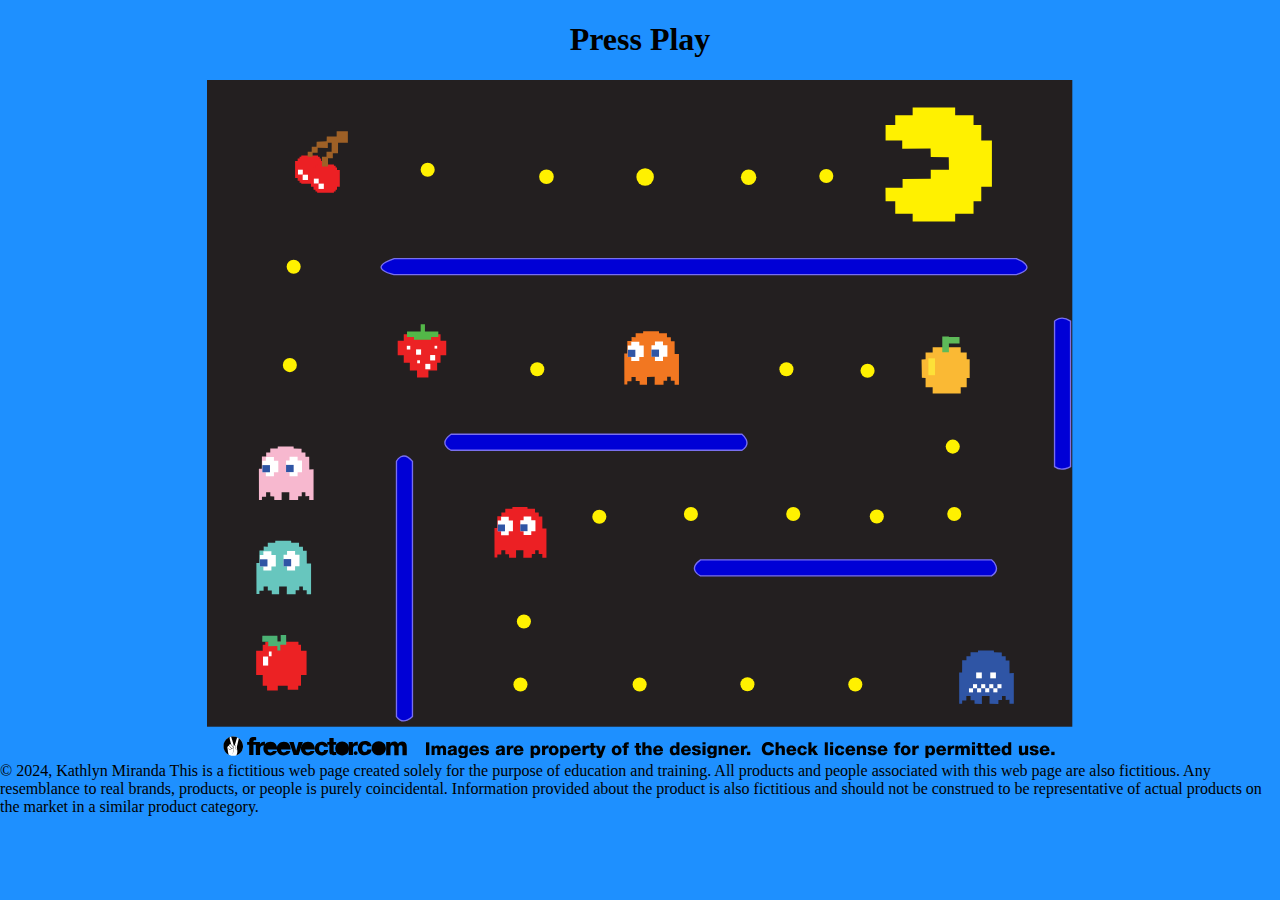
<file: gra2754p2KathlynMiranda2024/index.html>
<!doctype html>
<html>
<head>
<meta charset="utf-8">
<title>Pacman | Kathlyn Miranda, 2024</title>
<style type="text/css">
body {
	background-color: dodgerblue;
    margin: 0;
}
wrapper {
    width: 1000px;
    margin: auto;
    display: block;
    text-align: center;
}
#pacman {
    animation: movingpac infinite 10s;
}
	@keyframes movingpac {
		
	0% {
transform:translateX(100px);
}
100% {
transform:translateX(-490px); 
}
}
	#orangeguy{
		animation: movingor infinite 5s;
	}
	@keyframes movingor {
0% {
transform:translateX(0);
}
100% {
transform:translateX(100px);
}
}

	#pinkguy{
		animation: movingpi infinite 5s;
	}
 @keyframes movingpi {
0% {
transform:translateY(0); 
}
100% {
transform:translateY(-150px); 
}
}
	#_mintguy{
		animation: movingmi infinite 5s;
	}
	@keyframes movingmi {
0% {
transform:translateY(0);
}
100% {
transform:translateY(-90px); 
}
}
 
	#redguy{
		animation: movingred infinite 5s;
	}
	@keyframes movingred {
0% {
transform:translateY(0); 
}
100% {
transform:translateY(100px); 
}
}
	#blueguy{
		animation: movingblu infinite 5s;
	}
	@keyframes movingblu{
		0%{
			transform:translateX(0);
		}
		100%{
			transform:translateX(30px);
		}
	}
	

</style>
</head>

<body>
 <?xml version="1.0" encoding="UTF-8"?>
<wrapper>
  <h1>Press Play</h1>
<svg xmlns="http://www.w3.org/2000/svg" width="228.95mm" height="179.48mm" viewBox="0 0 648.99 508.76">
  <g id="FreeVector.com_License" data-name="FreeVector.com License">
    <g>
      <g id="FreeVector.com_Logo" data-name="FreeVector.com Logo">
        <g id="FreeVector.com_Logo-2" data-name="FreeVector.com Logo">
          <path d="M120.21,499.78c-.02-.86-.78-1.46-1.62-1.46-1.85,0-2.14,1.58-2.14,2.98,0,1.3.57,2.65,1.97,2.65,1.15,0,1.73-.66,1.89-1.73h3.22c-.29,2.71-2.4,4.27-5.09,4.27-3.04,0-5.3-2.09-5.3-5.19s2.05-5.52,5.3-5.52c2.52,0,4.76,1.33,4.99,4h-3.22Z" stroke-width="0"/>
          <path d="M128.82,495.85c-3.13,0-5.3,2.31-5.3,5.34s2.18,5.32,5.3,5.32,5.33-2.3,5.33-5.32-2.2-5.34-5.33-5.34Z" stroke-width="0"/>
          <path d="M111.48,503.36c-.86,0-1.46.64-1.46,1.47s.6,1.46,1.46,1.46,1.46-.63,1.46-1.46-.6-1.47-1.46-1.47Z" stroke-width="0"/>
          <path d="M134.38,496.5h3.14v1.35h.04c.59-.99,1.64-1.64,2.83-1.64s2.34.4,2.87,1.6c.78-1.04,1.75-1.6,3.08-1.6,3.14,0,3.48,2.38,3.48,4.26v5.89h-3.23v-5.8c0-1.06-.51-1.69-1.35-1.69-1.39,0-1.52,1.06-1.52,2.66v4.83h-3.23v-5.61c0-1.16-.34-1.88-1.22-1.88-1.16,0-1.65.67-1.65,2.68v4.81h-3.23v-9.87Z" stroke-width="0"/>
          <polygon points="68.65 506.26 64.97 506.26 61.71 496.5 65.04 496.5 66.83 502.96 66.87 502.96 68.67 496.5 71.93 496.5 68.65 506.26" stroke-width="0"/>
          <path d="M73.67,502.17c.06,1.34.83,2.22,2.18,2.22.77,0,1.52-.36,1.82-1.07h2.99c-.58,2.26-2.67,3.24-4.85,3.24-3.18,0-5.34-1.92-5.34-5.19,0-2.99,2.39-5.13,5.27-5.13,3.5,0,5.25,2.63,5.1,5.94h-7.17Z" stroke-width="0"/>
          <path d="M87.68,500.08c-.02-.83-.75-1.41-1.56-1.41-1.79,0-2.07,1.53-2.07,2.88,0,1.26.55,2.56,1.9,2.56,1.11,0,1.67-.64,1.82-1.68h3.1c-.28,2.61-2.31,4.12-4.91,4.12-2.93,0-5.11-2.01-5.11-5s1.97-5.32,5.11-5.32c2.42,0,4.59,1.28,4.82,3.85h-3.1Z" stroke-width="0"/>
          <path d="M96.95,498.57h-1.97v4.44c0,.77.45.94,1.14.94.26,0,.55-.04.83-.04v2.35c-.58.02-1.16.1-1.75.1-2.73,0-3.42-.79-3.42-3.45v-4.34h-1.62v-2.07h1.62v-2.95h3.2v2.95h1.97v2.07Z" stroke-width="0"/>
          <path d="M101.34,496.22c-3.03,0-5.13,2.24-5.13,5.17s2.11,5.16,5.13,5.16,5.15-2.22,5.15-5.16-2.13-5.17-5.15-5.17Z" stroke-width="0"/>
          <path d="M106.28,496.5h3.11v1.71h.04c.47-1.24,1.56-1.9,2.93-1.9.24,0,.51.02.75.07v2.92c-.41-.11-.79-.18-1.22-.18-1.58,0-2.41,1.09-2.41,2.31v4.83h-3.2v-9.76Z" stroke-width="0"/>
          <path d="M36.6,496.5h3.11v1.71h.04c.47-1.24,1.56-1.9,2.94-1.9.24,0,.51.02.75.07v2.92c-.41-.11-.78-.18-1.22-.18-1.58,0-2.41,1.09-2.41,2.31v4.83h-3.2v-9.76Z" stroke-width="0"/>
          <path d="M45.48,502.17c.06,1.34.82,2.22,2.18,2.22.77,0,1.52-.36,1.82-1.07h2.99c-.59,2.26-2.67,3.24-4.85,3.24-3.18,0-5.34-1.92-5.34-5.19,0-2.99,2.39-5.13,5.27-5.13,3.5,0,5.25,2.63,5.1,5.94h-7.17Z" stroke-width="0"/>
          <path d="M55.56,502.17c.06,1.34.83,2.22,2.18,2.22.77,0,1.52-.36,1.82-1.07h2.99c-.58,2.26-2.67,3.24-4.85,3.24-3.18,0-5.34-1.92-5.34-5.19,0-2.99,2.38-5.13,5.27-5.13,3.5,0,5.25,2.63,5.1,5.94h-7.17Z" stroke-width="0"/>
          <path d="M36.02,495.1c.28,0,.56.02.86.05v-2.26c-.51-.02-1.04-.05-1.54-.05-2.73,0-3.7.87-3.7,3.66h-1.54v2.07h1.54v7.69h3.2v-7.69h1.92v-2.07h-1.92v-.43c0-.88.45-.97,1.19-.97Z" stroke-width="0"/>
        </g>
        <g id="FreeVector_Icon" data-name="FreeVector Icon">
          <path d="M26.94,499.61c0,3.98-3.23,7.21-7.21,7.21s-7.21-3.23-7.21-7.21,3.23-7.21,7.21-7.21,7.21,3.23,7.21,7.21Z" fill="#fff" stroke-width="0"/>
          <g>
            <path d="M19.71,492.37c-.66,0-1.29.09-1.9.25.25.02.41.18.5.49,0,0,1.36,4.49,1.52,4.99.16.51.35,1.06.35,1.06-.11.09-.21.2-.28.35-.14.29-.22.53-.25.76-.21-.36-1.03-1.37-1.59-2.04,0,0-.04-.45-.15-.87-.12-.42-.89-3.31-.89-3.31-.14-.54-.08-1,.22-1.25-2.83,1-4.85,3.67-4.85,6.81,0,2.85,1.67,5.32,4.11,6.49-.25-.37-.54-.94-.67-1.74-.22-1.32-.27-2.18-.44-2.92-.22-.99-.16-1.22.18-1.65.17-.22.36-.35.54-.41.18-.05.36.06.43.13.43.46,1.25,1.34,1.35,1.46.2.23.23.52.08.87-.06.14-.22.2-.34.23-.28.07-.6,0-.71-.09-.23-.19-1.35-1.22-1.35-1.17,0,.27.83.93,1.23,1.3.16.16.56.2.88.13.24-.06.4-.17.47-.34.11-.26.14-.5.08-.72.26.15.6.28.89.18.29-.1.46-.26.56-.42.02.19.05.41.09.66.1.65.22,1.01.29,1.22.03.08.05.16.05.19,0,0,0,0-.01.01-.17.24-.42.63-.58,1.11-.11.32-.19.76-.2,1.17,0,.14,0,.37.04.37.04,0,.04-.23.05-.37.04-.42.11-.83.23-1.14.16-.39.37-.71.6-1.04.01-.01.02-.02.02-.03.05-.08.02-.17-.03-.34-.07-.21-.19-.56-.29-1.19-.14-.93-.2-1.29.14-1.99.28-.58,1.01-.58,1.17-.52.06.03.07.38.07.7,0,.35.02.78.07,1.31.07.66.34,1.18.59,1.48.2.24.36.35.4.31.04-.04-.14-.17-.31-.44-.2-.3-.42-.76-.49-1.37-.06-.52-.06-.95-.07-1.29-.01-.53-.02-.79-.19-.86-.09-.04-.26-.06-.47-.03l1.35-4.53c.24-.82.49-1.15,1.01-1.1,0,0,0,0,.02,0-1.04-.56-2.23-.88-3.5-.88ZM19.03,501.19c-.35.12-.82-.2-1.02-.35-.18-.2-1.24-1.34-1.37-1.48-.27-.31-.06-.94.59-1.16.19-.06.47-.07.64.12.78.93,1.59,1.92,1.64,2.11.1.33-.08.62-.5.76ZM22.23,502.88h.02s0,0-.01,0c0,0,0,0,0,0Z" stroke-width="0"/>
            <path d="M23.6,493.47c.17.18.25.43.17.7l-1.22,5.4c-.07.42-.2,1.29-.09,1.88.15.81.47,1.9.24,3.11-.12.64-.32,1.33-.64,1.88,2.89-.97,4.97-3.67,4.97-6.84,0-2.58-1.37-4.85-3.43-6.12Z" stroke-width="0"/>
          </g>
        </g>
      </g>
      <g id="Legal_Line" data-name="Legal Line">
        <g>
          <path d="M164.26,496.73h2.5v9.59h-2.5v-9.59Z" stroke-width="0"/>
          <path d="M168.39,499.35h2.22v.95h.03c.42-.7,1.15-1.16,2-1.16s1.65.28,2.03,1.13c.55-.74,1.24-1.13,2.18-1.13,2.22,0,2.46,1.68,2.46,3.01v4.16h-2.28v-4.1c0-.75-.36-1.19-.95-1.19-.98,0-1.07.75-1.07,1.88v3.41h-2.28v-3.96c0-.82-.24-1.33-.86-1.33-.82,0-1.17.47-1.17,1.89v3.4h-2.28v-6.97Z" stroke-width="0"/>
          <path d="M180.73,501.5c.04-.91.47-1.5,1.09-1.87.62-.35,1.42-.48,2.22-.48,1.65,0,3.25.36,3.25,2.34v3.05c0,.59,0,1.24.27,1.79h-2.3c-.08-.21-.11-.43-.13-.66-.59.62-1.46.86-2.3.86-1.33,0-2.38-.67-2.38-2.11,0-2.27,2.47-2.1,4.06-2.42.39-.08.6-.21.6-.64,0-.52-.63-.72-1.1-.72-.63,0-1.03.28-1.14.87h-2.14ZM183.68,505.11c1.09,0,1.45-.62,1.4-2.05-.32.2-.91.24-1.41.38-.51.12-.94.33-.94.89s.44.79.95.79Z" stroke-width="0"/>
          <path d="M195.52,505.47c0,1.14-.21,3.29-3.48,3.29-1.62,0-3.16-.36-3.42-2.23h2.28c.05.31.17.5.39.6.2.11.48.15.83.15,1.09,0,1.2-.77,1.2-1.62v-.66h-.03c-.42.64-1.12,1.02-1.85,1.02-2.11,0-3.06-1.5-3.06-3.46,0-1.85,1.09-3.41,3.06-3.41.83,0,1.46.36,1.87,1.08h.03v-.87h2.19v6.12ZM191.99,500.89c-1.01,0-1.33.89-1.33,1.75s.38,1.64,1.32,1.64,1.38-.75,1.38-1.62-.35-1.76-1.37-1.76Z" stroke-width="0"/>
          <path d="M198.93,503.39c.04.95.59,1.58,1.56,1.58.55,0,1.09-.25,1.3-.77h2.13c-.42,1.61-1.91,2.31-3.46,2.31-2.27,0-3.81-1.37-3.81-3.71,0-2.13,1.71-3.67,3.76-3.67,2.5,0,3.75,1.88,3.64,4.24h-5.12ZM201.76,502.11c-.04-.78-.59-1.42-1.36-1.42-.81,0-1.34.58-1.48,1.42h2.83Z" stroke-width="0"/>
          <path d="M206.96,504.02c0,.35.15.6.38.78.21.16.52.24.85.24.44,0,1.07-.19,1.07-.74s-.71-.64-1.12-.74c-1.44-.36-3.24-.4-3.24-2.29,0-1.68,1.81-2.13,3.18-2.13,1.53,0,3.13.44,3.21,2.26h-2.11c0-.3-.11-.48-.29-.6-.19-.12-.44-.17-.73-.17-.38,0-.98.04-.98.52,0,.66,1.53.78,2.58,1.01,1.41.28,1.77,1.3,1.77,1.88,0,1.87-1.77,2.48-3.34,2.48-1.65,0-3.34-.55-3.41-2.5h2.18Z" stroke-width="0"/>
        </g>
        <g>
          <path d="M216.78,501.5c.04-.91.47-1.5,1.09-1.87.62-.35,1.42-.48,2.22-.48,1.65,0,3.25.36,3.25,2.34v3.05c0,.59,0,1.24.27,1.79h-2.3c-.08-.21-.11-.43-.13-.66-.59.62-1.46.86-2.3.86-1.33,0-2.38-.67-2.38-2.11,0-2.27,2.47-2.1,4.06-2.42.39-.08.6-.21.6-.64,0-.52-.63-.72-1.1-.72-.63,0-1.03.28-1.14.87h-2.14ZM219.74,505.11c1.09,0,1.45-.62,1.4-2.05-.32.2-.91.24-1.41.38-.51.12-.94.33-.94.89s.44.79.95.79Z" stroke-width="0"/>
          <path d="M224.92,499.35h2.22v1.22h.03c.34-.89,1.12-1.36,2.1-1.36.17,0,.36.01.54.05v2.08c-.3-.08-.56-.13-.87-.13-1.13,0-1.72.78-1.72,1.65v3.45h-2.28v-6.97Z" stroke-width="0"/>
          <path d="M232.26,503.39c.04.95.59,1.58,1.56,1.58.55,0,1.09-.25,1.3-.77h2.13c-.42,1.61-1.91,2.31-3.46,2.31-2.27,0-3.81-1.37-3.81-3.71,0-2.13,1.71-3.67,3.76-3.67,2.5,0,3.75,1.88,3.64,4.24h-5.12ZM235.09,502.11c-.04-.78-.59-1.42-1.36-1.42-.81,0-1.34.58-1.48,1.42h2.83Z" stroke-width="0"/>
        </g>
        <g>
          <path d="M242.74,499.35h2.18v.8h.03c.44-.66,1.11-1.01,1.92-1.01,2.19,0,3.11,1.88,3.11,3.84,0,1.81-.97,3.53-2.94,3.53-.86,0-1.52-.32-1.99-.95h-.03v3.09h-2.28v-9.3ZM244.95,502.76c0,1.22.35,2.01,1.38,2.01s1.37-1.06,1.37-2.01c0-.89-.35-1.87-1.36-1.87-.62,0-1.4.43-1.4,1.87Z" stroke-width="0"/>
          <path d="M251.28,499.35h2.22v1.22h.03c.34-.89,1.12-1.36,2.1-1.36.17,0,.36.01.54.05v2.08c-.3-.08-.56-.13-.87-.13-1.13,0-1.72.78-1.72,1.65v3.45h-2.28v-6.97Z" stroke-width="0"/>
          <path d="M260.01,499.14c2.16,0,3.68,1.6,3.68,3.69s-1.52,3.68-3.68,3.68-3.67-1.58-3.67-3.68,1.5-3.69,3.67-3.69ZM260.01,504.77c1.06,0,1.4-1.05,1.4-1.93s-.34-1.95-1.4-1.95-1.38,1.06-1.38,1.95.32,1.93,1.38,1.93Z" stroke-width="0"/>
          <path d="M264.88,499.35h2.18v.8h.03c.44-.66,1.11-1.01,1.92-1.01,2.19,0,3.12,1.88,3.12,3.84,0,1.81-.97,3.53-2.94,3.53-.86,0-1.52-.32-1.99-.95h-.03v3.09h-2.28v-9.3ZM267.08,502.76c0,1.22.35,2.01,1.38,2.01s1.37-1.06,1.37-2.01c0-.89-.35-1.87-1.36-1.87-.62,0-1.4.43-1.4,1.87Z" stroke-width="0"/>
          <path d="M275.28,503.39c.04.95.59,1.58,1.56,1.58.55,0,1.09-.25,1.3-.77h2.14c-.42,1.61-1.91,2.31-3.46,2.31-2.27,0-3.81-1.37-3.81-3.71,0-2.13,1.71-3.67,3.76-3.67,2.5,0,3.75,1.88,3.64,4.24h-5.12ZM278.11,502.11c-.04-.78-.59-1.42-1.36-1.42-.81,0-1.34.58-1.48,1.42h2.83Z" stroke-width="0"/>
          <path d="M281.62,499.35h2.22v1.22h.03c.34-.89,1.12-1.36,2.1-1.36.17,0,.36.01.54.05v2.08c-.3-.08-.56-.13-.87-.13-1.13,0-1.72.78-1.72,1.65v3.45h-2.28v-6.97Z" stroke-width="0"/>
          <path d="M291.46,500.82h-1.41v3.17c0,.55.32.67.82.67.19,0,.39-.03.59-.03v1.68c-.42.01-.83.07-1.25.07-1.95,0-2.44-.56-2.44-2.46v-3.1h-1.15v-1.48h1.15v-2.11h2.28v2.11h1.41v1.48Z" stroke-width="0"/>
          <path d="M296.28,506.93c-.55,1.53-1.37,1.72-2.91,1.72h-1.07v-1.85h.79c.52,0,.91-.3.91-.78,0-.38-.44-1.45-.58-1.82l-1.8-4.85h2.42l1.32,4.54h.03l1.32-4.54h2.34l-2.75,7.58Z" stroke-width="0"/>
        </g>
        <g>
          <path d="M307.24,499.14c2.16,0,3.68,1.6,3.68,3.69s-1.52,3.68-3.68,3.68-3.67-1.58-3.67-3.68,1.5-3.69,3.67-3.69ZM307.24,504.77c1.06,0,1.4-1.05,1.4-1.93s-.34-1.95-1.4-1.95-1.38,1.06-1.38,1.95.32,1.93,1.38,1.93Z" stroke-width="0"/>
          <path d="M312.61,500.82h-1.1v-1.48h1.1c0-2,.7-2.62,2.64-2.62.36,0,.74.03,1.1.04v1.61c-.21-.03-.42-.04-.62-.04-.52,0-.85.07-.85.7v.31h1.37v1.48h-1.37v5.49h-2.28v-5.49Z" stroke-width="0"/>
        </g>
        <g>
          <path d="M325.51,500.82h-1.41v3.17c0,.55.32.67.82.67.19,0,.39-.03.59-.03v1.68c-.41.01-.83.07-1.25.07-1.95,0-2.44-.56-2.44-2.46v-3.1h-1.15v-1.48h1.15v-2.11h2.28v2.11h1.41v1.48Z" stroke-width="0"/>
          <path d="M326.53,496.73h2.28v3.57h.03c.35-.71,1.29-1.16,2.12-1.16,2.32,0,2.51,1.69,2.51,2.7v4.47h-2.28v-3.37c0-.95.11-1.92-1.14-1.92-.86,0-1.24.72-1.24,1.49v3.8h-2.28v-9.59Z" stroke-width="0"/>
          <path d="M336.93,503.39c.04.95.59,1.58,1.56,1.58.55,0,1.09-.25,1.3-.77h2.13c-.42,1.61-1.91,2.31-3.46,2.31-2.27,0-3.81-1.37-3.81-3.71,0-2.13,1.71-3.67,3.76-3.67,2.5,0,3.75,1.88,3.64,4.24h-5.12ZM339.77,502.11c-.04-.78-.59-1.42-1.36-1.42-.81,0-1.34.58-1.48,1.42h2.83Z" stroke-width="0"/>
        </g>
        <g>
          <path d="M354.32,506.32h-2.17v-.81h-.03c-.44.66-1.12,1.01-1.92,1.01-2.19,0-3.11-1.88-3.11-3.84,0-1.81.97-3.53,2.94-3.53.86,0,1.52.32,1.99.95h.03v-3.37h2.28v9.59ZM349.37,502.76c0,.95.35,2.01,1.4,2.01,1.11,0,1.36-1.06,1.36-1.95,0-1.01-.36-1.93-1.36-1.93-1.05,0-1.4.98-1.4,1.87Z" stroke-width="0"/>
          <path d="M357.82,503.39c.04.95.59,1.58,1.56,1.58.55,0,1.09-.25,1.3-.77h2.14c-.42,1.61-1.91,2.31-3.47,2.31-2.27,0-3.81-1.37-3.81-3.71,0-2.13,1.71-3.67,3.76-3.67,2.5,0,3.75,1.88,3.64,4.24h-5.12ZM360.66,502.11c-.04-.78-.59-1.42-1.36-1.42-.8,0-1.34.58-1.47,1.42h2.83Z" stroke-width="0"/>
          <path d="M365.85,504.02c0,.35.15.6.38.78.21.16.52.24.85.24.44,0,1.07-.19,1.07-.74s-.71-.64-1.11-.74c-1.44-.36-3.24-.4-3.24-2.29,0-1.68,1.81-2.13,3.18-2.13,1.53,0,3.13.44,3.21,2.26h-2.11c0-.3-.11-.48-.29-.6-.19-.12-.45-.17-.73-.17-.38,0-.98.04-.98.52,0,.66,1.53.78,2.58,1.01,1.41.28,1.77,1.3,1.77,1.88,0,1.87-1.77,2.48-3.34,2.48-1.65,0-3.34-.55-3.41-2.5h2.18Z" stroke-width="0"/>
          <path d="M373.91,498.47h-2.28v-1.75h2.28v1.75ZM371.62,499.35h2.28v6.97h-2.28v-6.97Z" stroke-width="0"/>
          <path d="M382.25,505.47c0,1.14-.22,3.29-3.48,3.29-1.62,0-3.15-.36-3.42-2.23h2.28c.05.31.17.5.39.6.2.11.49.15.83.15,1.09,0,1.2-.77,1.2-1.62v-.66h-.03c-.42.64-1.12,1.02-1.85,1.02-2.11,0-3.06-1.5-3.06-3.46,0-1.85,1.09-3.41,3.06-3.41.83,0,1.46.36,1.87,1.08h.03v-.87h2.19v6.12ZM378.72,500.89c-1.01,0-1.33.89-1.33,1.75s.37,1.64,1.32,1.64,1.38-.75,1.38-1.62-.35-1.76-1.37-1.76Z" stroke-width="0"/>
          <path d="M383.71,499.35h2.21v.95h.03c.42-.71,1.36-1.16,2.19-1.16,2.32,0,2.51,1.69,2.51,2.7v4.47h-2.28v-3.37c0-.95.11-1.92-1.14-1.92-.86,0-1.24.72-1.24,1.49v3.8h-2.28v-6.97Z" stroke-width="0"/>
          <path d="M394.12,503.39c.04.95.59,1.58,1.56,1.58.55,0,1.09-.25,1.3-.77h2.13c-.42,1.61-1.91,2.31-3.46,2.31-2.27,0-3.81-1.37-3.81-3.71,0-2.13,1.71-3.67,3.76-3.67,2.5,0,3.75,1.88,3.64,4.24h-5.12ZM396.95,502.11c-.04-.78-.59-1.42-1.36-1.42-.81,0-1.34.58-1.48,1.42h2.83Z" stroke-width="0"/>
          <path d="M400.45,499.35h2.22v1.22h.03c.33-.89,1.11-1.36,2.09-1.36.17,0,.36.01.54.05v2.08c-.3-.08-.57-.13-.87-.13-1.13,0-1.72.78-1.72,1.65v3.45h-2.28v-6.97Z" stroke-width="0"/>
        </g>
        <path d="M404.96,503.82h2.5v2.5h-2.5v-2.5Z" stroke-width="0"/>
        <g>
          <path d="M422.73,500.15c-.14-.97-.89-1.48-1.93-1.48-1.61,0-2.23,1.42-2.23,2.85s.62,2.85,2.23,2.85c1.17,0,1.84-.67,1.93-1.77h2.5c-.14,2.47-1.95,3.92-4.38,3.92-2.9,0-4.78-2.22-4.78-5s1.88-4.99,4.78-4.99c2.07,0,4.31,1.31,4.38,3.62h-2.5Z" stroke-width="0"/>
          <path d="M426.45,496.73h2.28v3.57h.03c.35-.71,1.29-1.16,2.12-1.16,2.32,0,2.51,1.69,2.51,2.7v4.47h-2.28v-3.37c0-.95.11-1.92-1.14-1.92-.86,0-1.23.72-1.23,1.49v3.8h-2.28v-9.59Z" stroke-width="0"/>
          <path d="M436.86,503.39c.04.95.59,1.58,1.56,1.58.55,0,1.09-.25,1.3-.77h2.13c-.42,1.61-1.91,2.31-3.46,2.31-2.27,0-3.81-1.37-3.81-3.71,0-2.13,1.71-3.67,3.76-3.67,2.5,0,3.75,1.88,3.64,4.24h-5.12ZM439.69,502.11c-.04-.78-.59-1.42-1.36-1.42-.8,0-1.34.58-1.48,1.42h2.83Z" stroke-width="0"/>
          <path d="M447.65,501.9c-.01-.59-.54-1.01-1.11-1.01-1.28,0-1.48,1.09-1.48,2.05,0,.9.39,1.83,1.36,1.83.79,0,1.2-.46,1.3-1.19h2.22c-.2,1.87-1.65,2.94-3.5,2.94-2.09,0-3.65-1.44-3.65-3.57s1.41-3.8,3.65-3.8c1.73,0,3.28.91,3.44,2.75h-2.22Z" stroke-width="0"/>
          <path d="M451.07,496.73h2.28v4.94l2.08-2.32h2.64l-2.55,2.63,2.87,4.34h-2.75l-1.71-2.81-.59.58v2.23h-2.28v-9.59Z" stroke-width="0"/>
        </g>
        <g>
          <path d="M463.34,496.73h2.28v9.59h-2.28v-9.59Z" stroke-width="0"/>
          <path d="M469.6,498.47h-2.28v-1.75h2.28v1.75ZM467.32,499.35h2.28v6.97h-2.28v-6.97Z" stroke-width="0"/>
          <path d="M475.75,501.9c-.01-.59-.54-1.01-1.11-1.01-1.28,0-1.48,1.09-1.48,2.05,0,.9.39,1.83,1.36,1.83.79,0,1.2-.46,1.3-1.19h2.22c-.2,1.87-1.65,2.94-3.51,2.94-2.09,0-3.65-1.44-3.65-3.57s1.41-3.8,3.65-3.8c1.73,0,3.28.91,3.44,2.75h-2.22Z" stroke-width="0"/>
          <path d="M481.11,503.39c.04.95.59,1.58,1.56,1.58.55,0,1.09-.25,1.3-.77h2.13c-.41,1.61-1.91,2.31-3.46,2.31-2.27,0-3.81-1.37-3.81-3.71,0-2.13,1.71-3.67,3.76-3.67,2.5,0,3.75,1.88,3.64,4.24h-5.12ZM483.95,502.11c-.04-.78-.59-1.42-1.36-1.42-.8,0-1.34.58-1.48,1.42h2.83Z" stroke-width="0"/>
          <path d="M487.37,499.35h2.22v.95h.03c.41-.71,1.36-1.16,2.19-1.16,2.32,0,2.51,1.69,2.51,2.7v4.47h-2.28v-3.37c0-.95.11-1.92-1.14-1.92-.86,0-1.23.72-1.23,1.49v3.8h-2.28v-6.97Z" stroke-width="0"/>
          <path d="M497.6,504.02c0,.35.15.6.38.78.21.16.52.24.85.24.44,0,1.07-.19,1.07-.74s-.71-.64-1.11-.74c-1.44-.36-3.24-.4-3.24-2.29,0-1.68,1.81-2.13,3.18-2.13,1.53,0,3.13.44,3.21,2.26h-2.11c0-.3-.11-.48-.3-.6-.19-.12-.44-.17-.72-.17-.38,0-.98.04-.98.52,0,.66,1.53.78,2.58,1.01,1.41.28,1.77,1.3,1.77,1.88,0,1.87-1.77,2.48-3.34,2.48-1.65,0-3.34-.55-3.41-2.5h2.17Z" stroke-width="0"/>
          <path d="M505.24,503.39c.04.95.59,1.58,1.56,1.58.55,0,1.09-.25,1.3-.77h2.13c-.42,1.61-1.91,2.31-3.46,2.31-2.27,0-3.81-1.37-3.81-3.71,0-2.13,1.7-3.67,3.76-3.67,2.5,0,3.75,1.88,3.64,4.24h-5.12ZM508.07,502.11c-.04-.78-.59-1.42-1.36-1.42-.81,0-1.34.58-1.48,1.42h2.83Z" stroke-width="0"/>
        </g>
        <g>
          <path d="M516.22,500.82h-1.1v-1.48h1.1c0-2,.7-2.62,2.64-2.62.36,0,.74.03,1.1.04v1.61c-.22-.03-.42-.04-.62-.04-.53,0-.85.07-.85.7v.31h1.37v1.48h-1.37v5.49h-2.28v-5.49Z" stroke-width="0"/>
          <path d="M524.02,499.14c2.16,0,3.68,1.6,3.68,3.69s-1.52,3.68-3.68,3.68-3.67-1.58-3.67-3.68,1.5-3.69,3.67-3.69ZM524.02,504.77c1.06,0,1.4-1.05,1.4-1.93s-.33-1.95-1.4-1.95-1.38,1.06-1.38,1.95.32,1.93,1.38,1.93Z" stroke-width="0"/>
          <path d="M528.97,499.35h2.22v1.22h.03c.34-.89,1.12-1.36,2.1-1.36.17,0,.36.01.54.05v2.08c-.29-.08-.56-.13-.87-.13-1.13,0-1.72.78-1.72,1.65v3.45h-2.28v-6.97Z" stroke-width="0"/>
        </g>
        <g>
          <path d="M538.83,499.35h2.18v.8h.03c.44-.66,1.11-1.01,1.92-1.01,2.19,0,3.12,1.88,3.12,3.84,0,1.81-.97,3.53-2.94,3.53-.86,0-1.52-.32-1.99-.95h-.03v3.09h-2.29v-9.3ZM541.04,502.76c0,1.22.35,2.01,1.38,2.01s1.37-1.06,1.37-2.01c0-.89-.35-1.87-1.36-1.87-.62,0-1.4.43-1.4,1.87Z" stroke-width="0"/>
          <path d="M549.24,503.39c.04.95.59,1.58,1.56,1.58.55,0,1.09-.25,1.3-.77h2.13c-.42,1.61-1.91,2.31-3.46,2.31-2.27,0-3.81-1.37-3.81-3.71,0-2.13,1.71-3.67,3.76-3.67,2.5,0,3.75,1.88,3.64,4.24h-5.12ZM552.07,502.11c-.04-.78-.59-1.42-1.36-1.42-.8,0-1.34.58-1.48,1.42h2.83Z" stroke-width="0"/>
          <path d="M555.57,499.35h2.21v1.22h.03c.34-.89,1.12-1.36,2.1-1.36.17,0,.36.01.54.05v2.08c-.29-.08-.56-.13-.87-.13-1.13,0-1.72.78-1.72,1.65v3.45h-2.28v-6.97Z" stroke-width="0"/>
          <path d="M561.21,499.35h2.21v.95h.03c.42-.7,1.15-1.16,2-1.16s1.65.28,2.03,1.13c.55-.74,1.24-1.13,2.18-1.13,2.22,0,2.46,1.68,2.46,3.01v4.16h-2.29v-4.1c0-.75-.36-1.19-.95-1.19-.98,0-1.07.75-1.07,1.88v3.41h-2.28v-3.96c0-.82-.24-1.33-.86-1.33-.82,0-1.17.47-1.17,1.89v3.4h-2.28v-6.97Z" stroke-width="0"/>
          <path d="M576.01,498.47h-2.28v-1.75h2.28v1.75ZM573.72,499.35h2.28v6.97h-2.28v-6.97Z" stroke-width="0"/>
          <path d="M581.82,500.82h-1.41v3.17c0,.55.32.67.82.67.19,0,.39-.03.59-.03v1.68c-.41.01-.83.07-1.25.07-1.95,0-2.44-.56-2.44-2.46v-3.1h-1.16v-1.48h1.16v-2.11h2.28v2.11h1.41v1.48Z" stroke-width="0"/>
          <path d="M587.04,500.82h-1.41v3.17c0,.55.33.67.82.67.19,0,.39-.03.59-.03v1.68c-.42.01-.83.07-1.25.07-1.95,0-2.45-.56-2.45-2.46v-3.1h-1.16v-1.48h1.16v-2.11h2.28v2.11h1.41v1.48Z" stroke-width="0"/>
          <path d="M590.01,503.39c.04.95.59,1.58,1.56,1.58.55,0,1.09-.25,1.3-.77h2.13c-.41,1.61-1.91,2.31-3.46,2.31-2.27,0-3.81-1.37-3.81-3.71,0-2.13,1.71-3.67,3.76-3.67,2.5,0,3.75,1.88,3.64,4.24h-5.12ZM592.84,502.11c-.04-.78-.59-1.42-1.36-1.42-.8,0-1.34.58-1.48,1.42h2.83Z" stroke-width="0"/>
          <path d="M603.16,506.32h-2.17v-.81h-.03c-.44.66-1.12,1.01-1.92,1.01-2.19,0-3.11-1.88-3.11-3.84,0-1.81.97-3.53,2.94-3.53.86,0,1.52.32,1.99.95h.03v-3.37h2.28v9.59ZM598.21,502.76c0,.95.35,2.01,1.4,2.01,1.12,0,1.36-1.06,1.36-1.95,0-1.01-.36-1.93-1.36-1.93-1.05,0-1.4.98-1.4,1.87Z" stroke-width="0"/>
        </g>
        <g>
          <path d="M615.87,506.32h-2.21v-.95h-.03c-.43.71-1.31,1.15-2.12,1.15-2,0-2.58-1.15-2.58-2.98v-4.19h2.28v4.04c0,.93.41,1.25,1.13,1.25.5,0,1.25-.32,1.25-1.56v-3.73h2.28v6.97Z" stroke-width="0"/>
          <path d="M619.18,504.02c0,.35.15.6.37.78.21.16.52.24.85.24.44,0,1.07-.19,1.07-.74s-.71-.64-1.11-.74c-1.44-.36-3.24-.4-3.24-2.29,0-1.68,1.81-2.13,3.18-2.13,1.53,0,3.13.44,3.21,2.26h-2.11c0-.3-.11-.48-.29-.6-.19-.12-.45-.17-.73-.17-.37,0-.98.04-.98.52,0,.66,1.53.78,2.58,1.01,1.41.28,1.77,1.3,1.77,1.88,0,1.87-1.77,2.48-3.34,2.48-1.65,0-3.34-.55-3.41-2.5h2.18Z" stroke-width="0"/>
          <path d="M626.81,503.39c.04.95.59,1.58,1.56,1.58.55,0,1.08-.25,1.3-.77h2.13c-.42,1.61-1.91,2.31-3.46,2.31-2.27,0-3.81-1.37-3.81-3.71,0-2.13,1.71-3.67,3.76-3.67,2.5,0,3.75,1.88,3.64,4.24h-5.12ZM629.65,502.11c-.04-.78-.59-1.42-1.36-1.42-.81,0-1.34.58-1.48,1.42h2.83Z" stroke-width="0"/>
        </g>
        <path d="M633.18,503.82h2.5v2.5h-2.5v-2.5Z" stroke-width="0"/>
      </g>
    </g>
  </g>
  <g id="background">
    <rect width="648.99" height="485.04" fill="#231f20" stroke-width="0"/>
    <circle cx="247.7" cy="216.93" r="5.28" fill="#fff100" stroke-width="0"/>
  </g>
  <g id="Vector_Graphics" data-name="Vector Graphics">
    <g id="redguy">
      <polygon points="254.6 358.26 254.59 358.1 254.59 336.39 251.54 336.45 251.49 327.36 248.84 327.36 248.78 324.44 246.02 324.44 246.02 321.63 240.44 321.57 240.33 320.19 229.07 320.19 229.01 321.52 223.71 321.57 223.71 324.38 220.78 324.33 220.78 327.19 217.75 327.19 217.7 336.01 215.58 335.95 215.64 358.21 217.75 358.21 217.76 355.9 220.73 355.9 220.73 352.75 223.73 352.74 223.73 355.67 226.54 355.71 226.58 358.32 231.81 358.36 231.81 352.74 237.3 352.7 237.26 358.32 243.58 358.36 243.62 355.53 246.18 355.53 246.15 352.7 248.75 352.7 248.78 355.51 251.49 355.45 251.49 358.29 254.6 358.26" fill="#ec2024" stroke-width="0"/>
      <polygon points="246.34 330.1 243.2 330.1 243.2 327.4 237.46 327.4 237.46 330.1 234.97 330.1 234.97 338.39 237.46 338.39 237.46 341.31 243.2 341.31 243.2 338.39 246.34 338.39 246.34 330.1" fill="#fff" stroke-width="0"/>
      <polygon points="229.45 330.29 226.31 330.29 226.31 327.61 220.57 327.61 220.57 330.29 218.07 330.29 218.07 338.49 220.57 338.49 220.57 341.39 226.31 341.39 226.31 338.49 229.45 338.49 229.45 330.29" fill="#fff" stroke-width="0"/>
      <rect x="234.97" y="333.23" width="5.42" height="5.14" fill="#2f55a5" stroke-width="0"/>
      <rect x="218.07" y="333.38" width="5.42" height="5.09" fill="#2f55a5" stroke-width="0"/>
    </g>
    <g id="pinkguy">
      <polygon points="79.93 314.99 79.92 314.82 79.92 292 76.72 292.06 76.66 282.5 73.87 282.5 73.81 279.43 70.91 279.43 70.91 276.48 65.04 276.42 64.93 274.97 53.09 274.97 53.03 276.36 47.45 276.42 47.45 279.37 44.38 279.32 44.38 282.33 41.19 282.33 41.13 291.59 38.91 291.54 38.97 314.93 41.19 314.93 41.21 312.5 44.32 312.5 44.32 309.2 47.47 309.18 47.47 312.27 50.43 312.31 50.47 315.05 55.97 315.09 55.97 309.18 61.74 309.14 61.7 315.05 68.35 315.09 68.38 312.12 71.08 312.12 71.05 309.14 73.78 309.14 73.81 312.1 76.66 312.04 76.66 315.02 79.93 314.99" fill="#f7b8cf" stroke-width="0"/>
      <polygon points="71.25 285.39 67.95 285.39 67.95 282.54 61.91 282.54 61.91 285.39 59.3 285.39 59.3 294.1 61.91 294.1 61.91 297.18 67.95 297.18 67.95 294.1 71.25 294.1 71.25 285.39" fill="#fff" stroke-width="0"/>
      <polygon points="53.49 285.59 50.19 285.59 50.19 282.77 44.15 282.77 44.15 285.59 41.53 285.59 41.53 294.21 44.15 294.21 44.15 297.25 50.19 297.25 50.19 294.21 53.49 294.21 53.49 285.59" fill="#fff" stroke-width="0"/>
      <rect x="59.3" y="288.67" width="5.69" height="5.41" fill="#2f55a5" stroke-width="0"/>
      <rect x="41.53" y="288.84" width="5.69" height="5.35" fill="#2f55a5" stroke-width="0"/>
    </g>
    <g id="_mintguy" data-name="&amp;lt;mintguy">
      <polygon points="78.06 385.64 78.05 385.46 78.05 362.64 74.84 362.7 74.78 353.15 72 353.15 71.94 350.08 69.03 350.08 69.03 347.12 63.17 347.07 63.06 345.62 51.22 345.62 51.16 347.01 45.58 347.07 45.58 350.02 42.51 349.96 42.51 352.97 39.32 352.97 39.26 362.24 37.04 362.18 37.1 385.58 39.32 385.58 39.33 383.15 42.45 383.15 42.45 379.84 45.6 379.83 45.6 382.91 48.56 382.95 48.6 385.69 54.1 385.73 54.1 379.83 59.87 379.79 59.83 385.69 66.47 385.73 66.51 382.76 69.21 382.76 69.18 379.79 71.91 379.79 71.94 382.74 74.78 382.68 74.78 385.67 78.06 385.64" fill="#67c6be" stroke-width="0"/>
      <polygon points="69.38 356.03 66.07 356.03 66.07 353.19 60.04 353.19 60.04 356.03 57.42 356.03 57.42 364.75 60.04 364.75 60.04 367.82 66.07 367.82 66.07 364.75 69.38 364.75 69.38 356.03" fill="#fff" stroke-width="0"/>
      <polygon points="51.61 356.23 48.31 356.23 48.31 353.42 42.28 353.42 42.28 356.23 39.66 356.23 39.66 364.85 42.28 364.85 42.28 367.89 48.31 367.89 48.31 364.85 51.61 364.85 51.61 356.23" fill="#fff" stroke-width="0"/>
      <rect x="57.42" y="359.32" width="5.69" height="5.41" fill="#2f55a5" stroke-width="0"/>
      <rect x="39.66" y="359.48" width="5.69" height="5.35" fill="#2f55a5" stroke-width="0"/>
    </g>
    <g id="orangeguy">
      <polygon points="353.98 228.5 353.97 228.32 353.97 205.51 350.76 205.56 350.71 196.01 347.92 196.01 347.86 192.94 344.96 192.94 344.96 189.99 339.09 189.93 338.98 188.48 327.14 188.48 327.08 189.87 321.5 189.93 321.5 192.88 318.43 192.82 318.43 195.83 315.24 195.83 315.18 205.1 312.96 205.04 313.02 228.44 315.24 228.44 315.26 226.01 318.37 226.01 318.37 222.71 321.52 222.69 321.52 225.78 324.48 225.81 324.52 228.56 330.02 228.6 330.02 222.69 335.79 222.65 335.75 228.56 342.4 228.6 342.43 225.62 345.13 225.62 345.1 222.65 347.83 222.65 347.86 225.6 350.71 225.54 350.71 228.53 353.98 228.5" fill="#f27721" stroke-width="0"/>
      <polygon points="345.3 198.9 342 198.9 342 196.05 335.96 196.05 335.96 198.9 333.34 198.9 333.34 207.61 335.96 207.61 335.96 210.68 342 210.68 342 207.61 345.3 207.61 345.3 198.9" fill="#fff" stroke-width="0"/>
      <polygon points="327.54 199.1 324.24 199.1 324.24 196.28 318.2 196.28 318.2 199.1 315.58 199.1 315.58 207.72 318.2 207.72 318.2 210.76 324.24 210.76 324.24 207.72 327.54 207.72 327.54 199.1" fill="#fff" stroke-width="0"/>
      <rect x="333.34" y="202.18" width="5.69" height="5.41" fill="#2f55a5" stroke-width="0"/>
      <rect x="315.58" y="202.34" width="5.69" height="5.35" fill="#2f55a5" stroke-width="0"/>
    </g>
    <g id="cherry">
      <g>
        <g>
          <polygon points="85.6 60.82 85.6 58.84 84.56 58.84 84.56 57.55 83.28 57.55 83.28 56.71 70.71 56.71 70.71 57.55 69.43 57.55 69.43 58.84 67.99 58.84 67.99 60.82 66.07 60.82 66.07 73.44 67.99 73.44 67.99 75.57 69.43 75.57 69.43 77.01 70.71 77.01 70.71 77.85 83.28 77.85 83.28 77.01 84.56 77.01 84.56 75.57 85.6 75.57 85.6 73.44 87.68 73.44 87.68 60.82 85.6 60.82" fill="#ec2024" stroke-width="0"/>
          <polygon points="85.6 60.82 85.6 58.84 84.56 58.84 84.56 57.55 83.28 57.55 83.28 56.71 70.71 56.71 70.71 57.55 69.43 57.55 69.43 58.84 67.99 58.84 67.99 60.82 66.07 60.82 66.07 73.44 67.99 73.44 67.99 75.57 69.43 75.57 69.43 77.01 70.71 77.01 70.71 77.85 83.28 77.85 83.28 77.01 84.56 77.01 84.56 75.57 85.6 75.57 85.6 73.44 87.68 73.44 87.68 60.82 85.6 60.82" fill="none" stroke-width="0"/>
        </g>
        <g>
          <rect x="68.23" y="67.27" width="3.63" height="3.63" fill="#fff" stroke-width="0"/>
          <rect x="71.75" y="71.02" width="3.97" height="3.97" fill="#fff" stroke-width="0"/>
        </g>
      </g>
      <g>
        <g>
          <polygon points="97.51 67.52 97.51 65.55 96.47 65.55 96.47 64.25 95.19 64.25 95.19 63.42 82.62 63.42 82.62 64.25 81.34 64.25 81.34 65.55 79.9 65.55 79.9 67.52 77.98 67.52 77.98 80.14 79.9 80.14 79.9 82.27 81.34 82.27 81.34 83.71 82.62 83.71 82.62 84.55 95.19 84.55 95.19 83.71 96.47 83.71 96.47 82.27 97.51 82.27 97.51 80.14 99.59 80.14 99.59 67.52 97.51 67.52" fill="#ec2024" stroke-width="0"/>
          <polygon points="97.51 67.52 97.51 65.55 96.47 65.55 96.47 64.25 95.19 64.25 95.19 63.42 82.62 63.42 82.62 64.25 81.34 64.25 81.34 65.55 79.9 65.55 79.9 67.52 77.98 67.52 77.98 80.14 79.9 80.14 79.9 82.27 81.34 82.27 81.34 83.71 82.62 83.71 82.62 84.55 95.19 84.55 95.19 83.71 96.47 83.71 96.47 82.27 97.51 82.27 97.51 80.14 99.59 80.14 99.59 67.52 97.51 67.52" fill="none" stroke-width="0"/>
        </g>
        <g>
          <rect x="80.14" y="73.98" width="3.63" height="3.63" fill="#fff" stroke-width="0"/>
          <rect x="83.65" y="77.72" width="3.97" height="3.97" fill="#fff" stroke-width="0"/>
        </g>
      </g>
      <polygon points="86.23 61.44 86.23 57.64 89.63 57.54 89.63 53.74 93.46 53.74 93.5 47.13 90.63 47.13 90.63 50.93 83.03 50.83 82.99 54.56 79.23 54.54 79.23 57.64 75.52 57.64 75.52 53.74 78.53 53.74 78.56 50.06 82.13 50.03 82.23 46.23 89.73 46.03 89.83 42.33 97.24 42.33 97.24 38.43 105.64 38.53 105.66 47.13 98.3 47.13 98.26 54.97 94.36 54.94 94.4 58.61 90.76 58.61 90.76 61.32 90.8 64.84 86.26 64.81 86.23 61.44" fill="#9e6026" stroke-width="0"/>
    </g>
    <g id="pacman">
      <polygon points="588.68 45.29 580.71 45.29 580.71 33.7 574.91 33.7 574.91 26.45 561.13 26.45 561.13 20.65 529.24 20.65 529.24 26.45 516.19 26.45 516.19 33.7 508.94 33.7 508.94 45.29 521.43 45.31 521.42 51.56 542.68 51.3 542.82 57.84 556.31 57.98 556.45 67.25 542.82 67.38 542.82 74.06 521.69 74.2 521.69 80.74 508.87 80.88 508.94 90.97 516.19 90.97 516.19 100.39 529.24 100.39 529.24 106.19 561.13 106.19 561.13 100.39 574.91 100.39 574.91 90.97 580.71 90.97 580.71 80.09 588.68 80.09 588.68 45.29" fill="#fff100" stroke-width="0"/>
    </g>
    <g id="strawberry">
      <polygon points="179.43 195.6 175.16 195.6 175.16 190.76 147.57 190.76 147.57 195.6 143.02 195.6 143.02 206.41 147.57 206.41 147.57 212.1 152.12 212.1 152.12 217.79 157.52 217.79 157.52 223.19 166.06 223.19 166.06 217.79 172.6 217.79 172.6 212.1 175.16 212.1 175.16 206.41 179.43 206.41 179.43 195.6" fill="#ec2224" stroke-width="0"/>
      <polygon points="173.49 188.7 163.46 188.7 163.46 183.15 160.26 183.15 160.26 188.7 150.02 188.7 150.02 192.75 155.25 192.75 155.25 194.88 168.05 194.88 168.05 192.75 173.49 192.75 173.49 188.7" fill="#53b748" stroke-width="0"/>
      <rect x="156.8" y="202.01" width="3.77" height="4.04" fill="#fff" stroke-width="0"/>
      <rect x="167.36" y="206.28" width="3.77" height="4.04" fill="#fff" stroke-width="0"/>
      <rect x="163.73" y="212.9" width="3.77" height="4.04" fill="#fff" stroke-width="0"/>
      <rect x="170.67" y="199.35" width="1.97" height="2.11" fill="#fff" stroke-width="0"/>
      <rect x="157.65" y="210.23" width="2.08" height="2.23" fill="#fff" stroke-width="0"/>
      <rect x="149.86" y="199.35" width="2.61" height="2.79" fill="#fff" stroke-width="0"/>
    </g>
    <g id="apple">
      <polygon points="74.68 428.02 70.51 428.02 70.51 423.55 68.58 423.55 68.58 421.32 43.72 421.32 43.72 423.55 41.79 423.55 41.79 428.02 36.87 428.02 36.87 446.18 41.79 446.18 41.79 454.36 45.06 454.36 45.06 457.79 53.1 457.79 53.1 454.36 60.54 454.36 60.54 457.34 68.43 457.34 68.43 454.36 70.51 454.36 70.51 446.18 74.68 446.18 74.68 428.02" fill="#ec2224" stroke-width="0"/>
      <polygon points="52.8 427.87 55.03 427.8 54.96 423.55 59.42 423.55 59.35 416.34 55.26 416.26 55.33 421.1 52.87 421.1 52.8 416.78 41.49 416.78 41.41 421.32 45.95 421.32 45.95 423.11 45.88 424.6 52.73 424.52 52.8 427.87" fill="#4bb274" stroke-width="0"/>
      <rect x="42.01" y="432.41" width="3.87" height="6.77" fill="#fff" stroke-width="0"/>
      <rect x="46.4" y="428.62" width="2.04" height="3.57" fill="#fff" stroke-width="0"/>
    </g>
    <g id="orange">
      <polygon points="572.02 209.45 569.78 209.45 569.78 204.37 565.29 204.37 565.29 200.35 544.25 200.35 544.25 204.37 538.94 204.37 538.94 209.45 535.91 209.63 536.16 223.31 538.94 223.51 538.94 230.36 544.25 230.36 544.25 235.21 565.29 235.21 565.29 230.36 569.78 230.36 569.78 223.51 572.02 223.51 572.02 209.45" fill="#fab934" stroke-width="0"/>
      <polygon points="564.4 192.67 556.42 192.67 556.42 192.43 551.46 192.43 551.46 204.13 556.42 204.13 556.42 197.63 564.4 197.63 564.4 192.67" fill="#5eba59" stroke-width="0"/>
      <rect x="541.06" y="208.74" width="4.96" height="12.64" fill="#fde138" stroke-width="0"/>
    </g>
    <g id="blueguy">
      <polygon points="605.12 467.82 605.12 467.65 605.12 444.83 601.91 444.89 601.85 435.33 599.06 435.33 599.01 432.26 596.1 432.26 596.1 429.31 590.24 429.25 590.12 427.8 578.28 427.8 578.23 429.19 572.65 429.25 572.65 432.21 569.57 432.15 569.57 435.16 566.38 435.16 566.33 444.43 564.11 444.37 564.16 467.77 566.38 467.77 566.4 465.33 569.52 465.33 569.52 462.03 572.67 462.01 572.67 465.1 575.63 465.14 575.66 467.88 581.17 467.92 581.17 462.01 586.94 461.97 586.9 467.88 593.54 467.92 593.58 464.95 596.27 464.95 596.24 461.97 598.98 461.97 599.01 464.93 601.85 464.87 601.85 467.85 605.12 467.82" fill="#2f55a5" stroke-width="0"/>
      <g>
        <rect x="576.88" y="444.34" width="4.23" height="4.41" fill="#fff" stroke-width="0"/>
        <rect x="587.45" y="444.34" width="4.23" height="4.41" fill="#fff" stroke-width="0"/>
        <rect x="571.48" y="456.23" width="3.06" height="3.06" fill="#fff" stroke-width="0"/>
        <rect x="574.51" y="453.13" width="3.06" height="3.06" fill="#fff" stroke-width="0"/>
        <rect x="577.57" y="456.2" width="3.06" height="3.06" fill="#fff" stroke-width="0"/>
        <rect x="580.63" y="453.13" width="3.06" height="3.06" fill="#fff" stroke-width="0"/>
        <rect x="583.66" y="456.16" width="3.06" height="3.06" fill="#fff" stroke-width="0"/>
        <rect x="586.69" y="453.13" width="3.06" height="3.06" fill="#fff" stroke-width="0"/>
        <rect x="589.75" y="456.2" width="3.06" height="3.06" fill="#fff" stroke-width="0"/>
        <rect x="592.81" y="453.13" width="3.06" height="3.06" fill="#fff" stroke-width="0"/>
      </g>
    </g>
    <path d="M140.39,134h466.58s17.96,6.67,0,12H140.16s-21.72-4.67.23-12Z" fill="#0000d6" stroke="#786fef" stroke-miterlimit="10"/>
    <circle cx="464.48" cy="71.98" r="5.28" fill="#fff100" stroke-width="0"/>
    <circle cx="406.21" cy="72.99" r="5.78" fill="#fff100" stroke-width="0"/>
    <circle cx="328.59" cy="72.79" r="6.56" fill="#fff100" stroke-width="0"/>
    <circle cx="254.6" cy="72.56" r="5.48" fill="#fff100" stroke-width="0"/>
    <path d="M154.1,286.01v191.38s-6.67,7.37-12,0v-191.47s4.67-8.91,12,.09Z" fill="#0000d6" stroke="#786fef" stroke-miterlimit="10"/>
    <path d="M183.04,265.69h218.19s8.4,6.67,0,12h-218.3s-10.16-4.67.11-12Z" fill="#0000d6" stroke="#786fef" stroke-miterlimit="10"/>
    <circle cx="64.99" cy="140" r="5.28" fill="#fff100" stroke-width="0"/>
    <circle cx="62.14" cy="213.82" r="5.28" fill="#fff100" stroke-width="0"/>
    <circle cx="439.69" cy="325.48" r="5.28" fill="#fff100" stroke-width="0"/>
    <circle cx="434.58" cy="216.93" r="5.28" fill="#fff100" stroke-width="0"/>
    <path d="M370.17,359.89h218.19s8.4,6.67,0,12h-218.3s-10.16-4.67.11-12Z" fill="#0000d6" stroke="#786fef" stroke-miterlimit="10"/>
    <path d="M647.67,180.88v109.09s-6.67,4.2-12,0v-109.15s4.67-5.08,12,.05Z" fill="#0000d6" stroke="#786fef" stroke-miterlimit="10"/>
    <circle cx="495.42" cy="218" r="5.28" fill="#fff100" stroke-width="0"/>
    <circle cx="165.51" cy="67.27" r="5.28" fill="#fff100" stroke-width="0"/>
    <circle cx="362.94" cy="325.48" r="5.28" fill="#fff100" stroke-width="0"/>
    <circle cx="560.45" cy="325.48" r="5.28" fill="#fff100" stroke-width="0"/>
    <circle cx="502.36" cy="327.4" r="5.28" fill="#fff100" stroke-width="0"/>
    <circle cx="559.32" cy="274.97" r="5.28" fill="#fff100" stroke-width="0"/>
    <circle cx="294.25" cy="327.61" r="5.28" fill="#fff100" stroke-width="0"/>
    <circle cx="237.68" cy="406.14" r="5.28" fill="#fff100" stroke-width="0"/>
    <circle cx="235.09" cy="453.43" r="5.28" fill="#fff100" stroke-width="0"/>
    <circle cx="324.49" cy="453.43" r="5.28" fill="#fff100" stroke-width="0"/>
    <circle cx="405.33" cy="453.15" r="5.28" fill="#fff100" stroke-width="0"/>
    <circle cx="486.24" cy="453.43" r="5.28" fill="#fff100" stroke-width="0"/>
  </g>
</svg>
</wrapper>
</body>
	<footer>© 2024, Kathlyn Miranda
This is a fictitious web page created solely for the purpose of education and training. All products and people associated with this web page are also fictitious. Any resemblance to real brands, products, or people is purely coincidental. Information provided about the product is also fictitious and should not be construed to be representative of actual products on the market in a similar product category.</footer>
</html>
</file>
